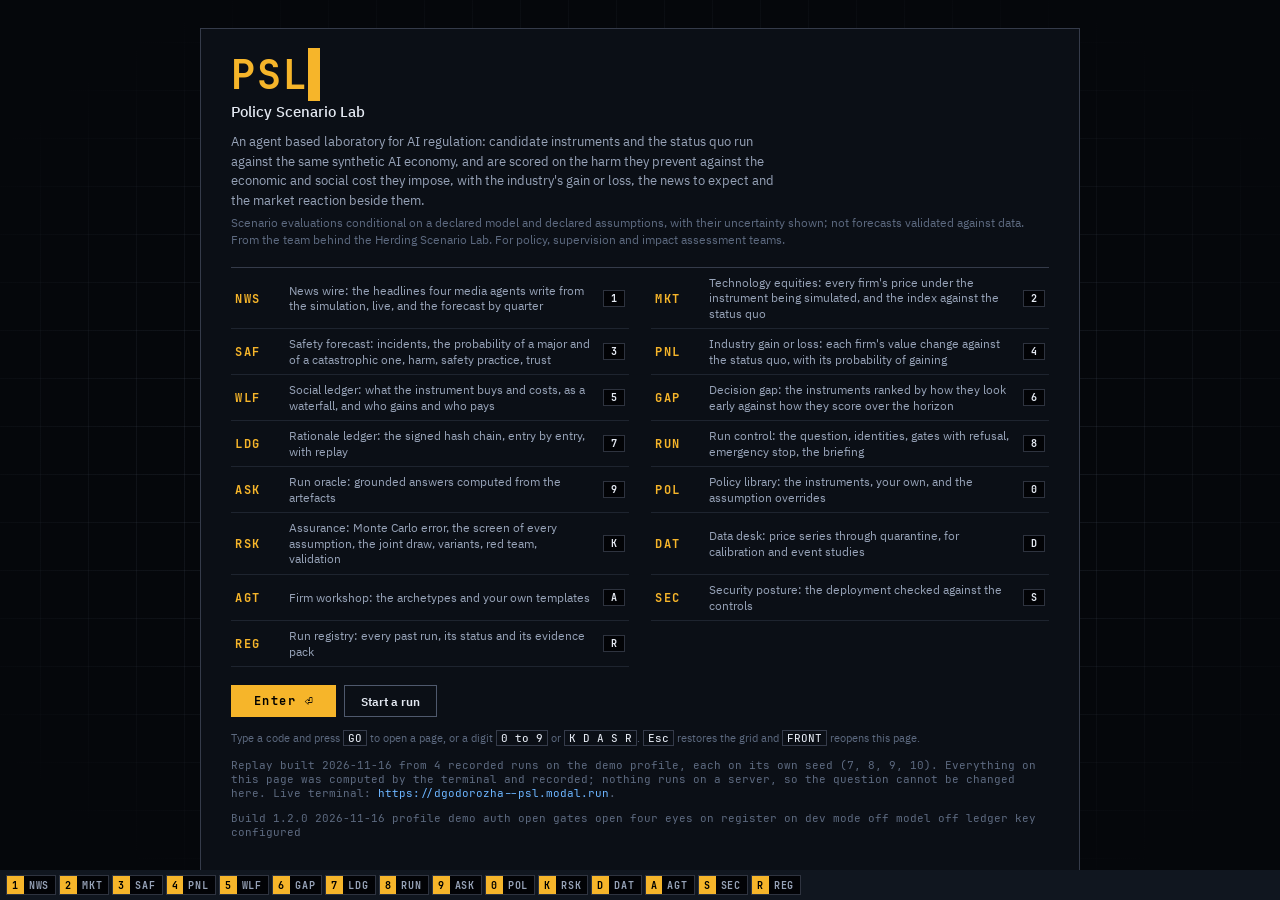
<file: site/index.html>
<!DOCTYPE html>
<html lang="en"><head><meta charset="utf-8"><title>PSL TERMINAL (replay)</title>
<meta name="viewport" content="width=device-width, initial-scale=1">
<meta name="description" content="Policy Scenario Lab: a replay of recorded runs of the PSL terminal">
<link rel="stylesheet" href="assets/psl.css">
</head><body>
<div id="root"><div class="top-bar"><div class="brand"><span class="brand-glyph"></span><span class="brand-code">PSL</span><span class="brand-name">Policy Scenario Lab</span></div><div class="cmdline"><span class="cmd-prompt">›</span><input type="text" placeholder="function code" autocomplete="off" id="cmd"><span class="go-key" title="Enter">GO</span><span id="cmd-msg"></span></div><span id="phase-line">Awaiting run control</span><span class="top-right"><span id="run-chip" class="run-chip"></span><span id="live-stage" class="st-idle">IDLE</span><span id="clock">--:--:--</span></span></div><div id="rail" class="rail"><span class="rail-step" data-step="plan">Plan</span><span class="rail-step" data-step="gate1">Gate 1</span><span class="rail-step" data-step="simulate">Simulate</span><span class="rail-step" data-step="markets">Markets</span><span class="rail-step" data-step="welfare">Welfare</span><span class="rail-step" data-step="assurance">Assurance</span><span class="rail-step" data-step="critic">Critic</span><span class="rail-step" data-step="gate2">Gate 2</span><span class="rail-step" data-step="released">Released</span></div><main id="grid" class="term-grid"><div id="trow-1" class="trow"><section id="panel-NWS" class="panel" data-code="NWS"><header class="p-head"><span class="ph-num">1</span><span class="ph-code">NWS</span><span class="ph-title">News wire</span><span id="nws-live" class="ph-live"></span></header><div id="body-NWS" class="p-body"><div class="mkt-modes"><button id="nws-wire-btn" class="mode on">Wire</button><button id="nws-fc-btn" class="mode">Forecast</button><select id="nws-sel" class="sel"><option value="__live__">Live</option></select><span id="nws-read" class="mkt-read"></span></div><div id="nws-feed" class="wire"></div><div id="nws-forecast" style="display:none"></div></div></section><div id="gut-v-1" class="gutter gutter-v" data-kind="v"></div><section id="panel-MKT" class="panel" data-code="MKT"><header class="p-head"><span class="ph-num">2</span><span class="ph-code">MKT</span><span class="ph-title">Technology equities</span><span id="mkt-live" class="ph-live"></span></header><div id="body-MKT" class="p-body"><div class="mkt-modes"><button id="mkt-px-btn" class="mode on">Prices</button><button id="mkt-vs-btn" class="mode" disabled title="Index against the status quo, with its band (after the run)">vs status quo</button><select id="mkt-sel" class="sel"><option value="__live__">Live</option></select><span id="mkt-read" class="mkt-read"></span></div><div id="mkt-legend" class="legend"></div><div id="mkt-chart"></div><div id="mkt-vs" style="display:none"></div></div></section></div><div id="gut-h-1" class="gutter gutter-h" data-kind="h"></div><div id="trow-2" class="trow"><section id="panel-SAF" class="panel" data-code="SAF"><header class="p-head"><span class="ph-num">3</span><span class="ph-code">SAF</span><span class="ph-title">Safety forecast</span><span id="ph-live-SAF" class="ph-live"></span></header><div id="body-SAF" class="p-body"><div id="saf-body"></div></div></section><div id="gut-v-2" class="gutter gutter-v" data-kind="v"></div><section id="panel-PNL" class="panel" data-code="PNL"><header class="p-head"><span class="ph-num">4</span><span class="ph-code">PNL</span><span class="ph-title">Industry gain or loss</span><span id="ph-live-PNL" class="ph-live"></span></header><div id="body-PNL" class="p-body"><div id="pnl-body"></div></div></section><div id="gut-v-3" class="gutter gutter-v" data-kind="v"></div><section id="panel-WLF" class="panel" data-code="WLF"><header class="p-head"><span class="ph-num">5</span><span class="ph-code">WLF</span><span class="ph-title">Social ledger</span><span id="ph-live-WLF" class="ph-live"></span></header><div id="body-WLF" class="p-body"><div id="wlf-body"></div></div></section><div id="gut-v-4" class="gutter gutter-v" data-kind="v"></div><section id="panel-GAP" class="panel" data-code="GAP"><header class="p-head"><span class="ph-num">6</span><span class="ph-code">GAP</span><span class="ph-title">Decision gap</span><span id="ph-live-GAP" class="ph-live"></span></header><div id="body-GAP" class="p-body"><div id="gap-body"></div></div></section></div><div id="gut-h-2" class="gutter gutter-h" data-kind="h"></div><div id="trow-3" class="trow"><section id="panel-LDG" class="panel" data-code="LDG"><header class="p-head"><span class="ph-num">7</span><span class="ph-code">LDG</span><span class="ph-title">Rationale ledger</span><span id="ph-live-LDG" class="ph-live"></span></header><div id="body-LDG" class="p-body"><div id="ldg-verify" class="feed-cap"></div><div id="ldg-feed" class="feed"></div></div></section><div id="gut-v-5" class="gutter gutter-v" data-kind="v"></div><section id="panel-RUN" class="panel" data-code="RUN"><header class="p-head"><span class="ph-num">8</span><span class="ph-code">RUN</span><span class="ph-title">Run control, gates and briefing</span><span id="ph-live-RUN" class="ph-live"></span></header><div id="body-RUN" class="p-body"><label for="q">Policy question</label><textarea id="q" maxlength="600" rows="3" spellcheck="false" title="Name instruments, a horizon and constraints. Add &quot;seed 11&quot; to repeat a run on other random numbers: an independent replication.">Which AI regulatory instrument best reduces expected harm from frontier AI over the next five years, keeping the technology sector&#x27;s net loss below $400bn and the gross social cost under $150bn?</textarea><div class="gap-note">Gates: single clicks, no sign off identities (public demonstration). Inside an authority a named preparer and a named approver on the register take them, with four eyes.</div><input value="" type="hidden" id="who"><input value="" type="hidden" id="approver"><input value="" type="hidden" id="approver-role"><input value="" type="hidden" id="who-role"><label for="reason">Reason (required to refuse a gate; recorded in the ledger)</label><textarea id="reason" maxlength="400" placeholder="why the battery or the briefing is refused" rows="2" spellcheck="false"></textarea><div class="btn-row"><button id="plan" class="act" title="Read the question and plan the battery">Plan</button><button id="stop" class="act stopbtn" disabled title="Emergency stop: halts the run now">Stop</button><button id="newrun" class="act" title="Clear the terminal for a fresh run; datasets, instruments and firms are kept">New run</button></div><div class="btn-row"><button id="g1a" class="act gate" disabled>Gate 1: approve battery</button><button id="g1r" class="act refuse" disabled>Refuse</button></div><div class="btn-row"><button id="g2a" class="act gate" disabled>Gate 2: release briefing</button><button id="g2r" class="act refuse" disabled>Refuse</button></div><div id="run-status"></div></div></section></div><section id="panel-POL" class="panel" data-code="POL"><header class="p-head"><span class="ph-num">0</span><span class="ph-code">POL</span><span class="ph-title">Policy library: instruments, your own, assumptions</span><span id="ph-live-POL" class="ph-live"></span></header><div id="body-POL" class="p-body"><div class="howto"><div class="howto-intro">The instrument library, and your own instruments.</div><ol class="howto-steps"><li>Every built in instrument is a bounded JSON document; the table shows what each does. Name instruments in the policy question to compare them, or leave it to the default battery.</li><li>To define your own, edit the document on the left: scope, phase in, threshold, costs, mandated safety share, evaluation catch rate, delays, liability, transparency, enforcement, controls. Every value is clamped to the bounds on the right and clamping is reported.</li><li>Click Validate and store. The instrument joins every later plan while it is enabled, with its author and hash in the battery hash and the ledger.</li><li>Assumption overrides (bottom) apply to the next plan: any value judgement in the assumptions table, within bounds.</li></ol><div class="howto-note">Nothing simulates until the battery is approved at Gate 1.</div></div><div class="feed-cap">Built in instruments</div><table class="data"><thead><tr><th class="">instrument</th><th class="">scope</th><th class="">what it does</th><th class="">note</th></tr></thead><tbody><tr><td class="">Status quo (voluntary commitments)</td><td class="">domestic</td><td class="">enforcement capacity 0.1; domestic scope</td><td class="wrap">No new obligation. Existing consumer and product law only, with the regulator&#x27;s present capacity. Every other policy is measured against this path, pair by pair.</td></tr><tr><td class="">Transparency and disclosure</td><td class="">domestic</td><td class="wrap">provenance and disclosure; compliance $0.01bn fixed plus 0.2% of revenue; enforcement capacity 0.3, fines 1% of revenue; domestic scope</td><td class="wrap">Model documentation, provenance marking and public incident disclosure. Cheap, and it shrinks the misuse environment rather than the capability.</td></tr><tr><td class="">Compute threshold reporting</td><td class="">domestic</td><td class="wrap">above capability 1.0; evaluations catch 15% of unsafe releases; compliance $0.03bn fixed plus 0.5% of revenue; enforcement capacity 0.4, fines 2% of revenue; domestic scope</td><td class="wrap">Developers above a training compute threshold report their models and their own evaluations. The regime an executive order can create.</td></tr><tr><td class="">Mandatory third party evaluation</td><td class="">domestic</td><td class="wrap">above capability 0.8; safety spend at least 8% of R&amp;D; evaluations catch 45% of unsafe releases; 2 month approval delay; compliance $0.08bn fixed plus 1.0% of revenue; enforcement capacity 0.5, fines 6% of revenue; domestic scope</td><td class="wrap">Independent pre deployment evaluation above a threshold, with a short approval delay. Catches a share of unsafe releases before they ship.</td></tr><tr><td class="">Risk tiering (EU style)</td><td class="">domestic</td><td class="wrap">safety spend at least 5% of R&amp;D; 1 month approval delay; provenance and disclosure; risk tier conformity for deployers; compliance $0.05bn fixed plus 3.0% of revenue; enforcement capacity 0.6, fines 7% of revenue; domestic scope</td><td class="wrap">Obligations by use case tier for every deployer, conformity assessment before high risk deployment, a sandbox for small firms. Compliance cost scales with deployment, not with the frontier.</td></tr><tr><td class="">Frontier licensing</td><td class="">domestic</td><td class="wrap">above capability 1.0; safety spend at least 25% of R&amp;D; evaluations catch 60% of unsafe releases; 4 month approval delay; compliance $0.15bn fixed plus 2.0% of revenue; enforcement capacity 0.7, fines 10% of revenue; domestic scope</td><td class="wrap">A licence to train or deploy above the capability threshold: mandated safety spend, independent evaluation, an approval delay, audits with real fines. Domestic scope: a mobile lab can leave.</td></tr><tr><td class="">Coordinated frontier licensing</td><td class="">coordinated</td><td class="wrap">above capability 1.0; safety spend at least 25% of R&amp;D; evaluations catch 60% of unsafe releases; 4 month approval delay; compliance $0.15bn fixed plus 2.0% of revenue; enforcement capacity 0.7, fines 10% of revenue; coordinated across jurisdictions</td><td class="wrap">The licensing regime agreed across jurisdictions, so obligations follow the firm wherever it operates. Slower to arrive, harder to escape.</td></tr><tr><td class="">Strict liability</td><td class="">domestic</td><td class="wrap">liability for 80% of harm; compliance $0.02bn fixed plus 0.5% of revenue; enforcement capacity 0.3; domestic scope</td><td class="wrap">Firms pay for the harm their systems cause, insured by mandate. No ex ante obligation: the price of an incident does the work, and the firms choose their own safety spend.</td></tr><tr><td class="">Liability with a safe harbour</td><td class="">domestic</td><td class="wrap">safety spend at least 12% of R&amp;D; evaluations catch 35% of unsafe releases; liability for 80% of harm with a safe harbour; compliance $0.08bn fixed plus 1.2% of revenue; enforcement capacity 0.4, fines 3% of revenue; domestic scope</td><td class="wrap">Strict liability, but a firm that meets the evaluation and safety spend standard is shielded from most of it. Compliance becomes the cheaper choice.</td></tr><tr><td class="">Six month moratorium above the threshold</td><td class="">domestic</td><td class="wrap">above capability 1.1; evaluations catch 15% of unsafe releases; 6 month moratorium; compliance $0.03bn fixed plus 0.0% of revenue; enforcement capacity 0.5, fines 5% of revenue; domestic scope</td><td class="wrap">Releases above the capability threshold are frozen for six months, then reporting applies. The sharpest brake and the one most easily left behind.</td></tr><tr><td class="">Compute export controls</td><td class="">domestic</td><td class="wrap">above capability 1.0; compute export controls; compliance $0.02bn fixed plus 0.0% of revenue; enforcement capacity 0.4, fines 3% of revenue; domestic scope</td><td class="wrap">Controls on advanced compute leaving the jurisdiction: offshore development loses its compute, the chip sector loses a market. Paired with reporting at home.</td></tr><tr><td class="">Open weights restriction</td><td class="">domestic</td><td class="wrap">above capability 0.9; provenance and disclosure; no open weights above the threshold; compliance $0.02bn fixed plus 0.0% of revenue; enforcement capacity 0.4, fines 4% of revenue; domestic scope</td><td class="wrap">Weights above the threshold may not be published. The open developer&#x27;s model changes, the misuse environment shrinks, diffusion slows.</td></tr><tr><td class="">Sandbox and light touch</td><td class="">domestic</td><td class="wrap">provenance and disclosure; compliance $0.00bn fixed plus 0.4% of revenue; enforcement capacity 0.3, fines 1% of revenue; domestic scope</td><td class="wrap">A regulatory sandbox, voluntary standards, reporting and provenance marking. The pro innovation option.</td></tr><tr><td class="">EU style package</td><td class="">domestic</td><td class="wrap">safety spend at least 10% of R&amp;D; evaluations catch 45% of unsafe releases; 2 month approval delay; provenance and disclosure; risk tier conformity for deployers; compliance $0.10bn fixed plus 3.0% of revenue; enforcement capacity 0.7, fines 7% of revenue; domestic scope</td><td class="wrap">Risk tiering with mandatory third party evaluation above the threshold, incident reporting, provenance marking and a sandbox.</td></tr><tr><td class="">Licensing plus liability</td><td class="">domestic</td><td class="wrap">above capability 1.0; safety spend at least 25% of R&amp;D; evaluations catch 60% of unsafe releases; 4 month approval delay; liability for 80% of harm with a safe harbour; compliance $0.15bn fixed plus 2.0% of revenue; enforcement capacity 0.7, fines 10% of revenue; domestic scope</td><td class="wrap">Frontier licensing with strict liability and a safe harbour for licensed firms: ex ante control at the frontier and an ex post price everywhere else.</td></tr></tbody></table><div style="display:flex;gap:8px"><div style="flex:2"><label for="pol-json">Instrument document (JSON)</label><textarea id="pol-json" maxlength="8000" rows="16" spellcheck="false">{
 &quot;label&quot;: &quot;My instrument&quot;,
 &quot;note&quot;: &quot;describe the obligation, whom it binds and what it is meant to change&quot;,
 &quot;scope&quot;: &quot;home&quot;,
 &quot;phase_in&quot;: 6,
 &quot;sunset&quot;: 0,
 &quot;capability_threshold&quot;: 1.0,
 &quot;applies_to&quot;: [
  &quot;frontier_lab&quot;,
  &quot;open_weights&quot;
 ],
 &quot;fixed_cost&quot;: 0.05,
 &quot;variable_cost&quot;: 0.01,
 &quot;min_safety_share&quot;: 0.1,
 &quot;eval_catch&quot;: 0.3,
 &quot;release_delay&quot;: 0,
 &quot;moratorium_months&quot;: 0,
 &quot;liability_multiplier&quot;: 0.0,
 &quot;safe_harbour&quot;: false,
 &quot;insurance_mandate&quot;: false,
 &quot;incident_reporting&quot;: true,
 &quot;transparency&quot;: 0.0,
 &quot;enforcement_capacity&quot;: 0.5,
 &quot;fine_rate&quot;: 0.04,
 &quot;open_weights_restriction&quot;: false,
 &quot;export_controls&quot;: 0.0,
 &quot;sandbox_small_firms&quot;: false,
 &quot;tier_friction&quot;: 0.0,
 &quot;name&quot;: &quot;my_instrument&quot;
}</textarea></div><div style="flex:1;padding-left:12px"><label>Bounds</label><div class="gap-note" style="columns:2"><div class="mono">phase_in: 0 to 36</div><div class="mono">sunset: 0 to 120</div><div class="mono">capability_threshold: 0.0 to 3.0</div><div class="mono">fixed_cost: 0.0 to 2.0</div><div class="mono">variable_cost: 0.0 to 0.1</div><div class="mono">min_safety_share: 0.0 to 0.5</div><div class="mono">eval_catch: 0.0 to 0.9</div><div class="mono">release_delay: 0 to 12</div><div class="mono">moratorium_months: 0 to 24</div><div class="mono">liability_multiplier: 0.0 to 1.5</div><div class="mono">transparency: 0.0 to 0.3</div><div class="mono">enforcement_capacity: 0.0 to 1.0</div><div class="mono">fine_rate: 0.0 to 0.2</div><div class="mono">export_controls: 0.0 to 1.0</div><div class="mono">tier_friction: 0.0 to 0.3</div></div><div class="gap-note">scope: home or coordinated; applies_to: all or a list of frontier_lab, open_weights, hyperscaler, chips, enterprise_software, consumer_ai, autonomy, startups; flags: safe_harbour, insurance_mandate, incident_reporting, open_weights_restriction, sandbox_small_firms. At most 24 stored instruments.</div></div></div><div class="btn-row"><button id="pol-add" class="act gate">Validate and store</button><button id="pol-template" class="act">Reset to template</button></div><div id="pol-result"></div><div><label for="pol-pick">Stored instrument</label><div id="pol-pick" class="seg"></div><div class="btn-row"><button id="pol-on" class="act">Enable</button><button id="pol-off" class="act">Disable</button><button id="pol-remove" class="act refuse">Remove</button></div></div><div id="pol-list"></div><div class="feed-cap">Assumption overrides for the next plan (JSON object of assumption: value)</div><div style="display:flex;gap:8px"><textarea id="asm-json" maxlength="6000" rows="4" spellcheck="false" style="flex:2">{}</textarea><div style="flex:1;padding-left:12px"><button id="asm-apply" class="act">Apply overrides</button><div id="asm-result"></div></div></div><div class="scroll-table"><table class="data"><thead><tr><th class="">assumption</th><th class="num">default</th><th class="num">low</th><th class="num">high</th><th class="">unit</th><th class="">meaning</th></tr></thead><tbody><tr><td class="">Social discount rate</td><td class="num">0.03</td><td class="num">0.0</td><td class="num">0.1</td><td class="">a year</td><td class="wrap">social discount rate applied to every monthly flow</td></tr><tr><td class="">Harm valuation multiplier</td><td class="num">1.0</td><td class="num">0.25</td><td class="num">4.0</td><td class="">multiple</td><td class="wrap">scales the monetised harm of incidents; 1.0 takes the engine&#x27;s damages at face value</td></tr><tr><td class="">Consumer surplus base</td><td class="num">250.0</td><td class="num">50.0</td><td class="num">1500.0</td><td class="">$bn a year</td><td class="wrap">annual consumer surplus from AI services at the starting level of capability and reach</td></tr><tr><td class="">Consumer surplus elasticity</td><td class="num">0.6</td><td class="num">0.1</td><td class="num">1.5</td><td class="">elasticity</td><td class="wrap">proportional change in consumer surplus per proportional change in the AI service index</td></tr><tr><td class="">Output uplift base</td><td class="num">400.0</td><td class="num">50.0</td><td class="num">2000.0</td><td class="">$bn a year</td><td class="wrap">annual output uplift attributable to AI adoption at the starting service index</td></tr><tr><td class="">Output uplift elasticity</td><td class="num">0.8</td><td class="num">0.1</td><td class="num">1.5</td><td class="">elasticity</td><td class="wrap">proportional change in the output uplift per proportional change in the service index</td></tr><tr><td class="">Trust elasticity of adoption benefits</td><td class="num">0.5</td><td class="num">0.0</td><td class="num">1.5</td><td class="">elasticity</td><td class="wrap">proportional change in realised adoption benefits per proportional change in public trust</td></tr><tr><td class="">Overlap of the output uplift with other benefits</td><td class="num">0.0</td><td class="num">0.0</td><td class="num">1.0</td><td class="">share</td><td class="wrap">share of the output uplift already counted as consumer surplus or as the AI firms&#x27; own profit, removed from the output uplift; 0 takes the three benefit components as defined, without overlap</td></tr><tr><td class="">Resource share of compliance spend</td><td class="num">0.7</td><td class="num">0.3</td><td class="num">1.0</td><td class="">share</td><td class="wrap">share of compliance spend that is a real resource cost rather than a transfer</td></tr><tr><td class="">Enforcement cost</td><td class="num">0.4</td><td class="num">0.05</td><td class="num">2.0</td><td class="">$bn a year per unit of capacity</td><td class="wrap">public budget consumed by one unit of enforcement capacity</td></tr><tr><td class="">Value lost per dollar moved offshore</td><td class="num">0.35</td><td class="num">0.0</td><td class="num">1.0</td><td class="">share</td><td class="wrap">domestic value added lost per dollar of revenue whose activity moves offshore</td></tr><tr><td class="">Labour adjustment cost</td><td class="num">2.0</td><td class="num">0.0</td><td class="num">10.0</td><td class="">$bn per index point</td><td class="wrap">short run adjustment cost per point of growth in the AI service index (displacement, retraining)</td></tr><tr><td class="">Resident ownership share</td><td class="num">0.6</td><td class="num">0.0</td><td class="num">1.0</td><td class="">share</td><td class="wrap">share of the firms&#x27; operating profit that accrues to residents and counts in national welfare</td></tr><tr><td class="">Resource share of the insurance loading</td><td class="num">0.5</td><td class="num">0.0</td><td class="num">1.0</td><td class="">share</td><td class="wrap">share of the insurance loading that is a real resource cost (underwriting, administration) rather than a transfer to insurers</td></tr><tr><td class="">Misuse incident rate</td><td class="num">0.08</td><td class="num">0.01</td><td class="num">0.3</td><td class="">a month per firm</td><td class="wrap">monthly rate of a reportable misuse incident for a firm at capability 1, full reach and no safety practice</td></tr><tr><td class="">Accident rate</td><td class="num">0.05</td><td class="num">0.01</td><td class="num">0.3</td><td class="">a month per firm</td><td class="">the same for accidents and failures</td></tr><tr><td class="">Systemic incident rate</td><td class="num">0.02</td><td class="num">0.002</td><td class="num">0.15</td><td class="">a month per firm</td><td class="wrap">the same for systemic incidents (markets, infrastructure, information)</td></tr><tr><td class="">Capability elasticity of incidents</td><td class="num">1.3</td><td class="num">0.5</td><td class="num">2.5</td><td class="">elasticity</td><td class="wrap">incident rate scales with capability to this power</td></tr><tr><td class="">Safety elasticity of incidents</td><td class="num">1.8</td><td class="num">0.5</td><td class="num">4.0</td><td class="">per unit of safety level</td><td class="wrap">incident rate falls as exp(-elasticity x safety level)</td></tr><tr><td class="">Reach elasticity of incidents</td><td class="num">1.0</td><td class="num">0.3</td><td class="num">2.0</td><td class="">elasticity</td><td class="wrap">incident rate scales with deployment reach to this power</td></tr><tr><td class="">Offshore laxity</td><td class="num">0.6</td><td class="num">0.0</td><td class="num">2.0</td><td class="">multiple</td><td class="wrap">extra incident rate on activity moved offshore, relative to home</td></tr><tr><td class="">Median harm of a misuse incident</td><td class="num">0.15</td><td class="num">0.01</td><td class="num">2.0</td><td class="">$bn</td><td class="">median monetised harm of a misuse incident</td></tr><tr><td class="">Median harm of an accident</td><td class="num">0.3</td><td class="num">0.02</td><td class="num">3.0</td><td class="">$bn</td><td class="">median monetised harm of an accident</td></tr><tr><td class="">Median harm of a systemic incident</td><td class="num">1.0</td><td class="num">0.1</td><td class="num">10.0</td><td class="">$bn</td><td class="">median monetised harm of a systemic incident</td></tr><tr><td class="">Dispersion of incident harm</td><td class="num">1.1</td><td class="num">0.5</td><td class="num">2.0</td><td class="">log scale</td><td class="wrap">lognormal dispersion of incident harm (heavy tail)</td></tr><tr><td class="">Major incident threshold</td><td class="num">1.0</td><td class="num">0.2</td><td class="num">10.0</td><td class="">$bn</td><td class="">harm above which an incident counts as major</td></tr><tr><td class="">Monthly catastrophe probability</td><td class="num">0.002</td><td class="num">0.0</td><td class="num">0.02</td><td class="">a month per firm</td><td class="wrap">monthly probability of a catastrophic incident for a firm above critical capability with no safety practice</td></tr><tr><td class="">Critical capability</td><td class="num">1.6</td><td class="num">1.0</td><td class="num">3.0</td><td class="">capability index</td><td class="wrap">capability above which the catastrophic tail is live</td></tr><tr><td class="">Median harm of a catastrophe</td><td class="num">400.0</td><td class="num">20.0</td><td class="num">3000.0</td><td class="">$bn</td><td class="">median monetised harm of a catastrophic incident</td></tr><tr><td class="">Share of incidents an evaluation could catch</td><td class="num">0.35</td><td class="num">0.05</td><td class="num">0.8</td><td class="">share</td><td class="wrap">share of the incident rate attributable to releases an evaluation could catch</td></tr><tr><td class="">Dispersion of catastrophic harm</td><td class="num">0.5</td><td class="num">0.0</td><td class="num">1.5</td><td class="">log scale</td><td class="wrap">lognormal dispersion of catastrophic harm around its median</td></tr><tr><td class="">Correlation of catastrophes across firms</td><td class="num">0.3</td><td class="num">0.0</td><td class="num">0.9</td><td class="">correlation</td><td class="wrap">correlation of catastrophic failures across firms within a month (one factor Gaussian copula): shared models, components and vulnerabilities; 0 makes the firms&#x27; catastrophes independent given the state</td></tr><tr><td class="">Misuse multiplier for open weights</td><td class="num">1.3</td><td class="num">1.0</td><td class="num">3.0</td><td class="">multiple</td><td class="wrap">misuse rate of a developer that publishes weights, relative to one that does not</td></tr><tr><td class="">Capability growth</td><td class="num">0.023</td><td class="num">0.005</td><td class="num">0.06</td><td class="">a month</td><td class="wrap">monthly log growth of the capability index when all R&amp;D goes to capability (a doubling in about 30 months)</td></tr><tr><td class="">Safety learning rate</td><td class="num">0.08</td><td class="num">0.02</td><td class="num">0.3</td><td class="">a month</td><td class="wrap">monthly gain in safety practice at saturation; the gain is a x share/(share + 0.1), diminishing in the share</td></tr><tr><td class="">Growth fade time</td><td class="num">30.0</td><td class="num">6.0</td><td class="num">120.0</td><td class="">months</td><td class="wrap">time constant over which a firm&#x27;s growth fades towards the long run rate</td></tr><tr><td class="">Safety spend that displaces capability R&amp;D</td><td class="num">0.6</td><td class="num">0.0</td><td class="num">1.0</td><td class="">share</td><td class="wrap">share of safety spend that displaces capability R&amp;D (the rest is additional budget or spills over)</td></tr><tr><td class="">Chip growth lost to export controls</td><td class="num">0.1</td><td class="num">0.0</td><td class="num">0.4</td><td class="">a year</td><td class="wrap">annual revenue growth lost by the chip sector under full export controls</td></tr><tr><td class="">Long run growth</td><td class="num">0.06</td><td class="num">0.0</td><td class="num">0.2</td><td class="">a year</td><td class="">the growth rate firms fade towards</td></tr><tr><td class="">Safety decay</td><td class="num">0.02</td><td class="num">0.0</td><td class="num">0.08</td><td class="">a month</td><td class="wrap">monthly erosion of safety practice without investment</td></tr><tr><td class="">Revenue response to capability</td><td class="num">0.5</td><td class="num">0.1</td><td class="num">1.2</td><td class="">elasticity</td><td class="">revenue growth per unit of log capability growth</td></tr><tr><td class="">Revenue response to reach</td><td class="num">0.8</td><td class="num">0.1</td><td class="num">2.0</td><td class="">elasticity</td><td class="wrap">revenue relative to the frictionless, full trust reach path, to this power</td></tr><tr><td class="">Reach adjustment speed</td><td class="num">0.08</td><td class="num">0.02</td><td class="num">0.3</td><td class="">a month</td><td class="wrap">speed at which reach closes on its capability and trust determined ceiling</td></tr><tr><td class="">Weight firms put on growth</td><td class="num">3.0</td><td class="num">0.5</td><td class="num">8.0</td><td class="">years of revenue</td><td class="wrap">how a firm values a year of extra growth against a year of cost</td></tr><tr><td class="">Relocation cost</td><td class="num">0.08</td><td class="num">0.0</td><td class="num">0.5</td><td class="">share of moved revenue</td><td class="wrap">one off cost of moving a unit of activity offshore</td></tr><tr><td class="">Revenue lost offshore</td><td class="num">0.12</td><td class="num">0.0</td><td class="num">0.5</td><td class="">share</td><td class="wrap">revenue lost per unit of activity offshore (talent, customers, latency)</td></tr><tr><td class="">Firm risk aversion</td><td class="num">0.6</td><td class="num">0.0</td><td class="num">2.0</td><td class="">multiple</td><td class="wrap">weight on the variance of expected liability in the firm&#x27;s choice</td></tr><tr><td class="">Firm optimism about incidents</td><td class="num">0.7</td><td class="num">0.3</td><td class="num">1.0</td><td class="">multiple</td><td class="wrap">the share of its true incident rate a firm believes when it plans</td></tr><tr><td class="">Audit rate</td><td class="num">0.5</td><td class="num">0.05</td><td class="num">1.0</td><td class="">a month at full capacity</td><td class="wrap">probability a firm in scope is audited in a month at capacity 1</td></tr><tr><td class="">Insurance loading</td><td class="num">0.25</td><td class="num">0.0</td><td class="num">1.0</td><td class="">share</td><td class="wrap">premium above expected liability charged by insurers under a mandate</td></tr><tr><td class="">Safe harbour shield</td><td class="num">0.7</td><td class="num">0.0</td><td class="num">1.0</td><td class="">share</td><td class="wrap">share of liability a compliant firm avoids under a safe harbour</td></tr><tr><td class="">Research slowdown under a moratorium</td><td class="num">0.5</td><td class="num">0.0</td><td class="num">1.0</td><td class="">share</td><td class="wrap">share of capability growth lost by a firm in scope while a moratorium holds</td></tr><tr><td class="">Weight of safety culture</td><td class="num">0.6</td><td class="num">0.0</td><td class="num">2.0</td><td class="">$bn per unit of revenue</td><td class="wrap">value a firm places on a unit gain in safety practice per unit of revenue, multiplied by its culture score</td></tr><tr><td class="">Reach ceiling saturation</td><td class="num">1.5</td><td class="num">0.5</td><td class="num">4.0</td><td class="">per unit of capability</td><td class="wrap">speed at which the reach ceiling 1 - exp(-k C) saturates in capability</td></tr><tr><td class="">Growth lost to an open weights restriction</td><td class="num">0.1</td><td class="num">0.0</td><td class="num">0.4</td><td class="">a year</td><td class="wrap">annual revenue growth lost by an open weights developer while publishing is restricted</td></tr><tr><td class="">Enforcement response speed</td><td class="num">0.25</td><td class="num">0.05</td><td class="num">1.0</td><td class="">a month</td><td class="wrap">speed at which enforcement intensity follows public pressure</td></tr><tr><td class="">Trust recovery</td><td class="num">0.05</td><td class="num">0.01</td><td class="num">0.2</td><td class="">a month</td><td class="">monthly recovery of public trust towards 1</td></tr><tr><td class="">Trust sensitivity to harm</td><td class="num">0.04</td><td class="num">0.0</td><td class="num">0.3</td><td class="">per log $bn</td><td class="wrap">fall in trust per unit of log monetised harm in a month</td></tr><tr><td class="">News memory</td><td class="num">0.75</td><td class="num">0.3</td><td class="num">0.95</td><td class="">a month</td><td class="">persistence of the news pressure index</td></tr><tr><td class="">Salience boost from mandatory reporting</td><td class="num">0.35</td><td class="num">0.0</td><td class="num">1.0</td><td class="">share</td><td class="wrap">extra salience of incidents when reporting is mandatory</td></tr><tr><td class="">Market volatility</td><td class="num">0.045</td><td class="num">0.01</td><td class="num">0.12</td><td class="">a month</td><td class="">volatility of the common market factor</td></tr><tr><td class="">Sentiment persistence</td><td class="num">0.85</td><td class="num">0.5</td><td class="num">0.98</td><td class="">a month</td><td class="wrap">persistence of the price&#x27;s non fundamental component</td></tr><tr><td class="">Price impact of news pressure</td><td class="num">0.06</td><td class="num">0.0</td><td class="num">0.3</td><td class="">per unit of pressure</td><td class="wrap">price impact of a unit of news pressure on an exposed firm</td></tr><tr><td class="">Price jump on an own incident</td><td class="num">0.5</td><td class="num">0.0</td><td class="num">2.0</td><td class="">multiple</td><td class="wrap">own incident price jump per log unit of harm relative to revenue</td></tr><tr><td class="">Sector contagion</td><td class="num">0.3</td><td class="num">0.0</td><td class="num">1.0</td><td class="">share</td><td class="wrap">share of an own incident jump felt by the rest of the sector</td></tr><tr><td class="">Announcement price impact</td><td class="num">0.9</td><td class="num">0.0</td><td class="num">3.0</td><td class="">multiple</td><td class="wrap">price reaction at announcement per unit of expected compliance cost over earnings</td></tr><tr><td class="">Chip demand coupling</td><td class="num">0.6</td><td class="num">0.0</td><td class="num">1.5</td><td class="">elasticity</td><td class="wrap">chip and cloud revenue growth per unit of model developers&#x27; capability growth</td></tr><tr><td class="">Open weights diffusion</td><td class="num">0.1</td><td class="num">0.0</td><td class="num">0.8</td><td class="">share</td><td class="wrap">capability spillover from published weights to the rest of the economy</td></tr></tbody></table></div></div></section><section id="panel-RSK" class="panel" data-code="RSK"><header class="p-head"><span class="ph-num">K</span><span class="ph-code">RSK</span><span class="ph-title">Assurance: precision, screen, joint draw, variants, red team, validation</span><span id="ph-live-RSK" class="ph-live"></span></header><div id="body-RSK" class="p-body"><div id="rsk-body"></div></div></section><section id="panel-DAT" class="panel" data-code="DAT"><header class="p-head"><span class="ph-num">D</span><span class="ph-code">DAT</span><span class="ph-title">Data desk: price series through quarantine</span><span id="ph-live-DAT" class="ph-live"></span></header><div id="body-DAT" class="p-body"><div class="howto"><div class="howto-intro">Bring a price series into the Lab, through quarantine.</div><ol class="howto-steps"><li>Choose the classification: public, synthetic, licensed or pseudonymised. It decides what may leave the run directory.</li><li>Drop a CSV or JSON file with a date column and a price column (optionally a market column for a beta). Daily or monthly; the Lab keeps the last observation of each month.</li><li>Optionally give an event month (YYYY-MM, a past regulatory announcement): the abnormal return over the six months from it is estimated on the 24 monthly returns before it (a shorter history is refused, not shortened).</li><li>Optionally name the instrument the event is an analogue of: assurance then compares the observation with the model&#x27;s predictive distribution of the early reaction for that instrument. Without it the event is reported and not compared.</li><li>Optionally map the series to a firm archetype by name: its volatility and beta calibrate that firm in the next plan, estimated on the returns before the event month so that the event is held out.</li><li>Every file passes one quarantine: size and type limits, a schema check, ISO dates, positive finite prices, a monthly series without gaps, a formula injection check, a personal identifier scan that refuses rather than redacts, and a hash for the ledger. Rows never enter the briefing or the evidence pack.</li></ol><div class="howto-note">sample_data/analogue_event_study.csv is a synthetic example with an event in 2024-06. One event illustrates the comparison; eight or more mapped events are needed before the coverage of the model&#x27;s band can be tested.</div></div><div class="dat-row"><div class="dat-col"><label for="dat-class">Classification</label><div id="dat-class" class="seg"><label class="seg-lab"><input type="radio" class="seg-in" name="dat-class" value="synthetic">synthetic: generated data, no restriction</label><label class="seg-lab"><input type="radio" class="seg-in" name="dat-class" value="public" checked>public: published data, attribution recorded</label><label class="seg-lab"><input type="radio" class="seg-in" name="dat-class" value="pseudonymised">pseudonymised: identifiers replaced; rows stay in the run directory, only hashes and aggregates enter the evidence pack</label><label class="seg-lab"><input type="radio" class="seg-in" name="dat-class" value="licensed">licensed: vendor licensed data; rows never leave the run directory</label></div></div></div><div class="dat-row"><div class="dat-col dat-narrow"><label for="dat-event">Event month (optional)</label><input type="text" placeholder="YYYY-MM" maxlength="7" id="dat-event"></div><div class="dat-col"><label for="dat-maps">Maps to firm (optional)</label><input type="text" placeholder="for example frontier_lab_closed" maxlength="60" id="dat-maps"></div><div class="dat-col"><label for="dat-analogue">Analogue of instrument (optional)</label><input type="text" placeholder="for example frontier_licensing" maxlength="60" id="dat-analogue"></div><div class="dat-col"><label>Upload CSV or JSON</label><div id="dat-upload" class="dat-upload" data-replay="disabled" title="Uploads are not available in the replay; use the live terminal"><div>drop a file here or <b>browse</b></div></div></div></div><div id="dat-result"></div><div id="dat-list"></div></div></section><section id="panel-AGT" class="panel" data-code="AGT"><header class="p-head"><span class="ph-num">A</span><span class="ph-code">AGT</span><span class="ph-title">Firm workshop: archetypes and templates</span><span id="ph-live-AGT" class="ph-live"></span></header><div id="body-AGT" class="p-body"><div class="howto"><div class="howto-intro">The firm archetypes, and your own.</div><ol class="howto-steps"><li>The default economy is eight archetypes of the AI value chain (below). None is a real company.</li><li>To replace it, define at least two firms: revenue, margin, growth, R&amp;D share, capability, safety practice, reach, the share of revenue in the regulated scope, mobility offshore, safety culture, beta, volatility and multiples. Every value is bounded.</li><li>A firm can be calibrated from a price series uploaded in DAT: map the dataset to the firm&#x27;s name and its volatility and beta replace the template&#x27;s in the next plan.</li><li>Click Validate and store; enabled templates replace the default economy in the next plan when there are at least two.</li></ol><div class="howto-note">The engine is agnostic to names: a mapping onto real companies is the authority&#x27;s, and the briefing says so.</div></div><div class="feed-cap">Default economy</div><table class="data"><thead><tr><th class="">firm</th><th class="">sector</th><th class="num">revenue $bn</th><th class="num">margin</th><th class="num">growth</th><th class="num">capability</th><th class="num">safety</th><th class="num">reach</th><th class="num">in scope</th><th class="num">mobility</th><th class="num">culture</th><th class="num">beta</th><th class="num">vol</th><th class="num">PE</th></tr></thead><tbody><tr><td class="">Frontier Lab (closed weights)</td><td class="">Frontier lab</td><td class="num">15</td><td class="num">15%</td><td class="num">45%</td><td class="num">1.20</td><td class="num">0.50</td><td class="num">0.70</td><td class="num">90%</td><td class="num">0.4</td><td class="num">0.55</td><td class="num">1.4</td><td class="num">10%</td><td class="num">45</td></tr><tr><td class="">Frontier Lab (open weights)</td><td class="">Open weights</td><td class="num">4</td><td class="num">5%</td><td class="num">50%</td><td class="num">1.05</td><td class="num">0.40</td><td class="num">0.60</td><td class="num">90%</td><td class="num">0.6</td><td class="num">0.45</td><td class="num">1.5</td><td class="num">12%</td><td class="num">60</td></tr><tr><td class="">Hyperscaler cloud</td><td class="">Hyperscaler</td><td class="num">120</td><td class="num">30%</td><td class="num">18%</td><td class="num">1.10</td><td class="num">0.60</td><td class="num">0.90</td><td class="num">40%</td><td class="num">0.2</td><td class="num">0.60</td><td class="num">1.1</td><td class="num">7%</td><td class="num">28</td></tr><tr><td class="">Chip designer</td><td class="">Chips</td><td class="num">90</td><td class="num">45%</td><td class="num">25%</td><td class="num">0.60</td><td class="num">0.70</td><td class="num">0.95</td><td class="num">15%</td><td class="num">0.3</td><td class="num">0.60</td><td class="num">1.6</td><td class="num">8%</td><td class="num">35</td></tr><tr><td class="">Enterprise software</td><td class="">Enterprise software</td><td class="num">60</td><td class="num">28%</td><td class="num">14%</td><td class="num">0.80</td><td class="num">0.60</td><td class="num">0.85</td><td class="num">50%</td><td class="num">0.1</td><td class="num">0.60</td><td class="num">1.0</td><td class="num">7%</td><td class="num">30</td></tr><tr><td class="">Consumer AI platform</td><td class="">Consumer AI</td><td class="num">30</td><td class="num">20%</td><td class="num">30%</td><td class="num">0.95</td><td class="num">0.45</td><td class="num">0.80</td><td class="num">70%</td><td class="num">0.3</td><td class="num">0.40</td><td class="num">1.3</td><td class="num">9%</td><td class="num">38</td></tr><tr><td class="">Autonomy and robotics</td><td class="">Autonomy</td><td class="num">8</td><td class="num">8%</td><td class="num">40%</td><td class="num">0.85</td><td class="num">0.50</td><td class="num">0.40</td><td class="num">80%</td><td class="num">0.3</td><td class="num">0.50</td><td class="num">1.5</td><td class="num">11%</td><td class="num">50</td></tr><tr><td class="">AI start up cohort</td><td class="">Startups</td><td class="num">6</td><td class="num">-10%</td><td class="num">60%</td><td class="num">0.70</td><td class="num">0.35</td><td class="num">0.30</td><td class="num">60%</td><td class="num">0.7</td><td class="num">0.35</td><td class="num">1.7</td><td class="num">10%</td><td class="num">60</td></tr></tbody></table><div style="display:flex;gap:8px"><div style="flex:2"><label for="agt-json">Firm template (JSON)</label><textarea id="agt-json" maxlength="6000" rows="14" spellcheck="false">{
 &quot;label&quot;: &quot;My firm&quot;,
 &quot;sector&quot;: &quot;consumer_ai&quot;,
 &quot;revenue&quot;: 12.0,
 &quot;margin&quot;: 0.18,
 &quot;growth&quot;: 0.3,
 &quot;rd_share&quot;: 0.3,
 &quot;capability&quot;: 0.9,
 &quot;safety&quot;: 0.5,
 &quot;reach&quot;: 0.6,
 &quot;scope_share&quot;: 0.8,
 &quot;mobility&quot;: 0.4,
 &quot;culture&quot;: 0.5,
 &quot;beta&quot;: 1.3,
 &quot;idio_vol&quot;: 0.12,
 &quot;pe&quot;: 40.0,
 &quot;ps&quot;: 8.0,
 &quot;compute_dependence&quot;: 0.8,
 &quot;open_weights&quot;: false,
 &quot;small&quot;: false,
 &quot;name&quot;: &quot;my_firm&quot;
}</textarea></div><div style="flex:1;padding-left:12px"><label>Bounds</label><div class="gap-note" style="columns:2"><div class="mono">revenue: 0.5 to 500.0</div><div class="mono">margin: -0.5 to 0.6</div><div class="mono">growth: -0.2 to 1.0</div><div class="mono">rd_share: 0.02 to 0.6</div><div class="mono">capability: 0.1 to 3.0</div><div class="mono">safety: 0.05 to 0.95</div><div class="mono">reach: 0.05 to 1.0</div><div class="mono">scope_share: 0.0 to 1.0</div><div class="mono">mobility: 0.0 to 1.0</div><div class="mono">culture: 0.0 to 1.0</div><div class="mono">beta: 0.2 to 2.5</div><div class="mono">idio_vol: 0.02 to 0.3</div><div class="mono">pe: 5.0 to 120.0</div><div class="mono">ps: 1.0 to 30.0</div><div class="mono">compute_dependence: 0.0 to 1.0</div></div><div class="gap-note">sector: frontier_lab, open_weights, hyperscaler, chips, enterprise_software, consumer_ai, autonomy, startups; flags open_weights, small. At most 16 stored templates.</div></div></div><div class="btn-row"><button id="agt-add" class="act gate">Validate and store</button><button id="agt-template" class="act">Reset to template</button></div><div id="agt-result"></div><div><label for="agt-pick">Stored template</label><div id="agt-pick" class="seg"></div><div class="btn-row"><button id="agt-on" class="act">Enable</button><button id="agt-off" class="act">Disable</button><button id="agt-remove" class="act refuse">Remove</button></div></div><div id="agt-list"></div></div></section><section id="panel-SEC" class="panel" data-code="SEC"><header class="p-head"><span class="ph-num">S</span><span class="ph-code">SEC</span><span class="ph-title">Security posture</span><span id="ph-live-SEC" class="ph-live"></span></header><div id="body-SEC" class="p-body"><div id="sec-body"></div></div></section><section id="panel-REG" class="panel" data-code="REG"><header class="p-head"><span class="ph-num">R</span><span class="ph-code">REG</span><span class="ph-title">Run registry</span><span id="ph-live-REG" class="ph-live"></span></header><div id="body-REG" class="p-body"><div id="reg-body"></div></div></section></main><footer class="ticker"><div class="fkeys"><button class="fkey" title="News wire" data-code="NWS"><i>1</i>NWS</button><button class="fkey" title="Technology equities" data-code="MKT"><i>2</i>MKT</button><button class="fkey" title="Safety forecast" data-code="SAF"><i>3</i>SAF</button><button class="fkey" title="Industry gain or loss" data-code="PNL"><i>4</i>PNL</button><button class="fkey" title="Social ledger" data-code="WLF"><i>5</i>WLF</button><button class="fkey" title="Decision gap" data-code="GAP"><i>6</i>GAP</button><button class="fkey" title="Rationale ledger" data-code="LDG"><i>7</i>LDG</button><button class="fkey" title="Run control" data-code="RUN"><i>8</i>RUN</button><button class="fkey" title="Run oracle" data-code="ASK"><i>9</i>ASK</button><button class="fkey" title="Policy library" data-code="POL"><i>0</i>POL</button><button class="fkey" title="Assurance" data-code="RSK"><i>K</i>RSK</button><button class="fkey" title="Data desk" data-code="DAT"><i>D</i>DAT</button><button class="fkey" title="Firm workshop" data-code="AGT"><i>A</i>AGT</button><button class="fkey" title="Security posture" data-code="SEC"><i>S</i>SEC</button><button class="fkey" title="Run registry" data-code="REG"><i>R</i>REG</button></div><div class="tape-wrap"><div id="ticker-text">Replay of recorded runs. PSL terminal ready. Type a policy question and plan the battery. Nothing simulates before Gate 1 and nothing is released before Gate 2. Every step is chained into a signed ledger.</div></div></footer><div id="chatpage"><div id="ch-head"><span class="ph-num">9</span><span class="ph-code">ASK</span><span class="ph-title">Run oracle</span><span class="ch-meta">answers are computed from this run&#x27;s artefacts on the server; a model, when configured, only phrases them</span><span id="ch-brain" class="ch-meta ch-brain"></span><button id="ch-back">Grid (Esc)</button></div><div id="ch-body"><div id="ch-left"><div id="ch-log"></div><div id="ch-inrow"><input type="text" placeholder="ask which alternative to choose and how sure, what it costs, who pays, a firm&#x27;s stock, an assumption, the joint draw, robustness, validation, the red team" autocomplete="off" maxlength="600" id="ch-in"><button id="ch-send">Send ⏎</button></div></div><div id="ch-right"><h4>Sources used</h4><div id="ch-src"></div></div></div></div><div id="front"><div class="inner"><pre>PSL<span class="blink">▌</span><span class="fp-name">Policy Scenario Lab</span></pre><p class="sub">An agent based laboratory for AI regulation: candidate instruments and the status quo run against the same synthetic AI economy, and are scored on the harm they prevent against the economic and social cost they impose, with the industry&#x27;s gain or loss, the news to expect and the market reaction beside them.</p><p class="sub2">Scenario evaluations conditional on a declared model and declared assumptions, with their uncertainty shown; not forecasts validated against data. From the team behind the Herding Scenario Lab. For policy, supervision and impact assessment teams.</p><div id="front-index"><div class="slot" data-code="NWS"><span class="tag">NWS</span><span class="desc">news wire: the headlines four media agents write from the simulation, live, and the forecast by quarter</span><span class="st">1</span></div><div class="slot" data-code="MKT"><span class="tag">MKT</span><span class="desc">technology equities: every firm&#x27;s price under the instrument being simulated, and the index against the status quo</span><span class="st">2</span></div><div class="slot" data-code="SAF"><span class="tag">SAF</span><span class="desc">safety forecast: incidents, the probability of a major and of a catastrophic one, harm, safety practice, trust</span><span class="st">3</span></div><div class="slot" data-code="PNL"><span class="tag">PNL</span><span class="desc">industry gain or loss: each firm&#x27;s value change against the status quo, with its probability of gaining</span><span class="st">4</span></div><div class="slot" data-code="WLF"><span class="tag">WLF</span><span class="desc">social ledger: what the instrument buys and costs, as a waterfall, and who gains and who pays</span><span class="st">5</span></div><div class="slot" data-code="GAP"><span class="tag">GAP</span><span class="desc">decision gap: the instruments ranked by how they look early against how they score over the horizon</span><span class="st">6</span></div><div class="slot" data-code="LDG"><span class="tag">LDG</span><span class="desc">rationale ledger: the signed hash chain, entry by entry, with replay</span><span class="st">7</span></div><div class="slot" data-code="RUN"><span class="tag">RUN</span><span class="desc">run control: the question, identities, gates with refusal, emergency stop, the briefing</span><span class="st">8</span></div><div class="slot" data-code="ASK"><span class="tag">ASK</span><span class="desc">run oracle: grounded answers computed from the artefacts</span><span class="st">9</span></div><div class="slot" data-code="POL"><span class="tag">POL</span><span class="desc">policy library: the instruments, your own, and the assumption overrides</span><span class="st">0</span></div><div class="slot" data-code="RSK"><span class="tag">RSK</span><span class="desc">assurance: Monte Carlo error, the screen of every assumption, the joint draw, variants, red team, validation</span><span class="st">K</span></div><div class="slot" data-code="DAT"><span class="tag">DAT</span><span class="desc">data desk: price series through quarantine, for calibration and event studies</span><span class="st">D</span></div><div class="slot" data-code="AGT"><span class="tag">AGT</span><span class="desc">firm workshop: the archetypes and your own templates</span><span class="st">A</span></div><div class="slot" data-code="SEC"><span class="tag">SEC</span><span class="desc">security posture: the deployment checked against the controls</span><span class="st">S</span></div><div class="slot" data-code="REG"><span class="tag">REG</span><span class="desc">run registry: every past run, its status and its evidence pack</span><span class="st">R</span></div></div><div class="row"><button id="fenter">Enter ⏎</button><button id="frun">Start a run</button></div><p class="duck">Type a code and press <code>GO</code> to open a page, or a digit <code>0 to 9</code> or <code>K D A S R</code>. <code>Esc</code> restores the grid and <code>FRONT</code> reopens this page.</p><p class="duck build">Replay built 2026-11-16 from 4 recorded runs on the demo profile, each on its own seed (7, 8, 9, 10). Everything on this page was computed by the terminal and recorded; nothing runs on a server, so the question cannot be changed here. Live terminal: <a href="https://dgodorozha--psl.modal.run" target="_blank" rel="noopener">https://dgodorozha--psl.modal.run</a>.</p><p class="duck build">Build 1.2.0 2026-11-16   profile demo   auth open   gates open   four eyes on   register on   dev mode off   model off   ledger key configured</p></div></div></div>
<script src="assets/vendor/lightweight-charts.standalone.production.js"></script>
<script src="assets/terminal.js"></script>
<script src="replay.js"></script>
</body></html>
</file>
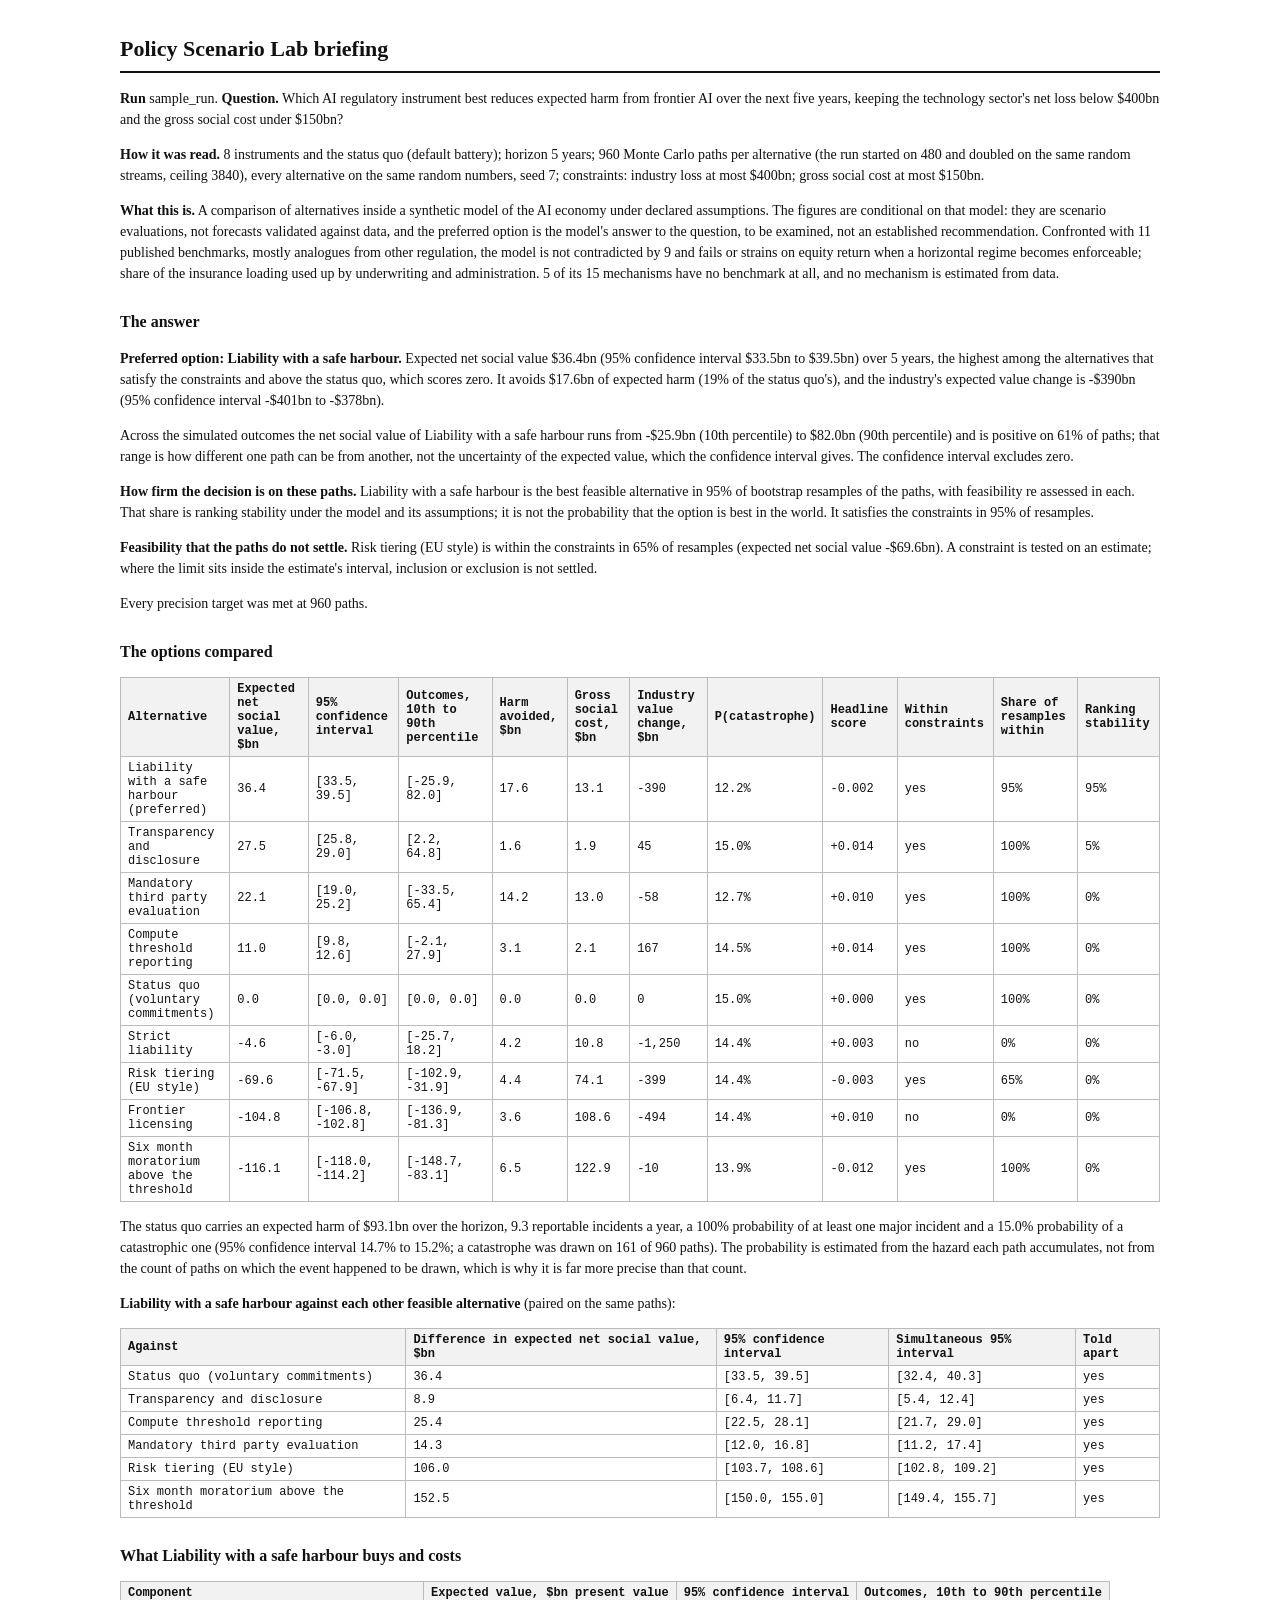
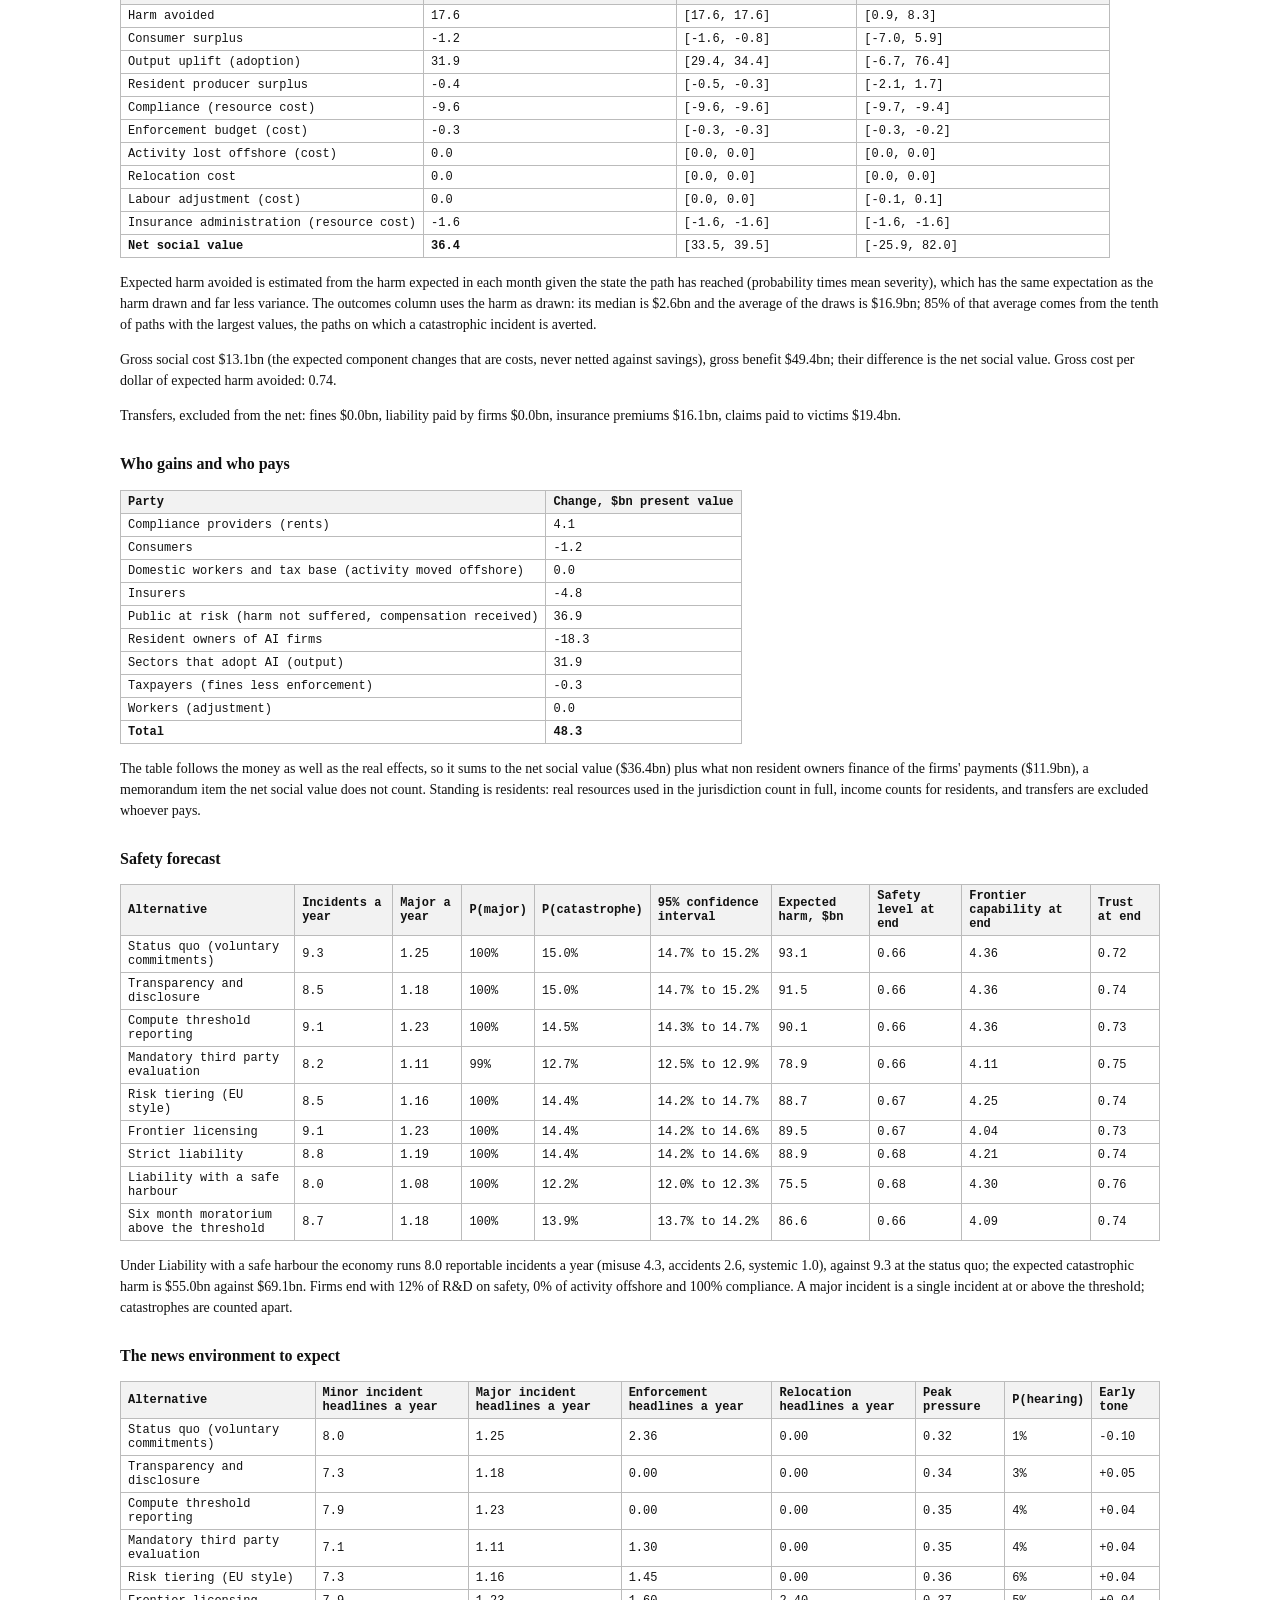
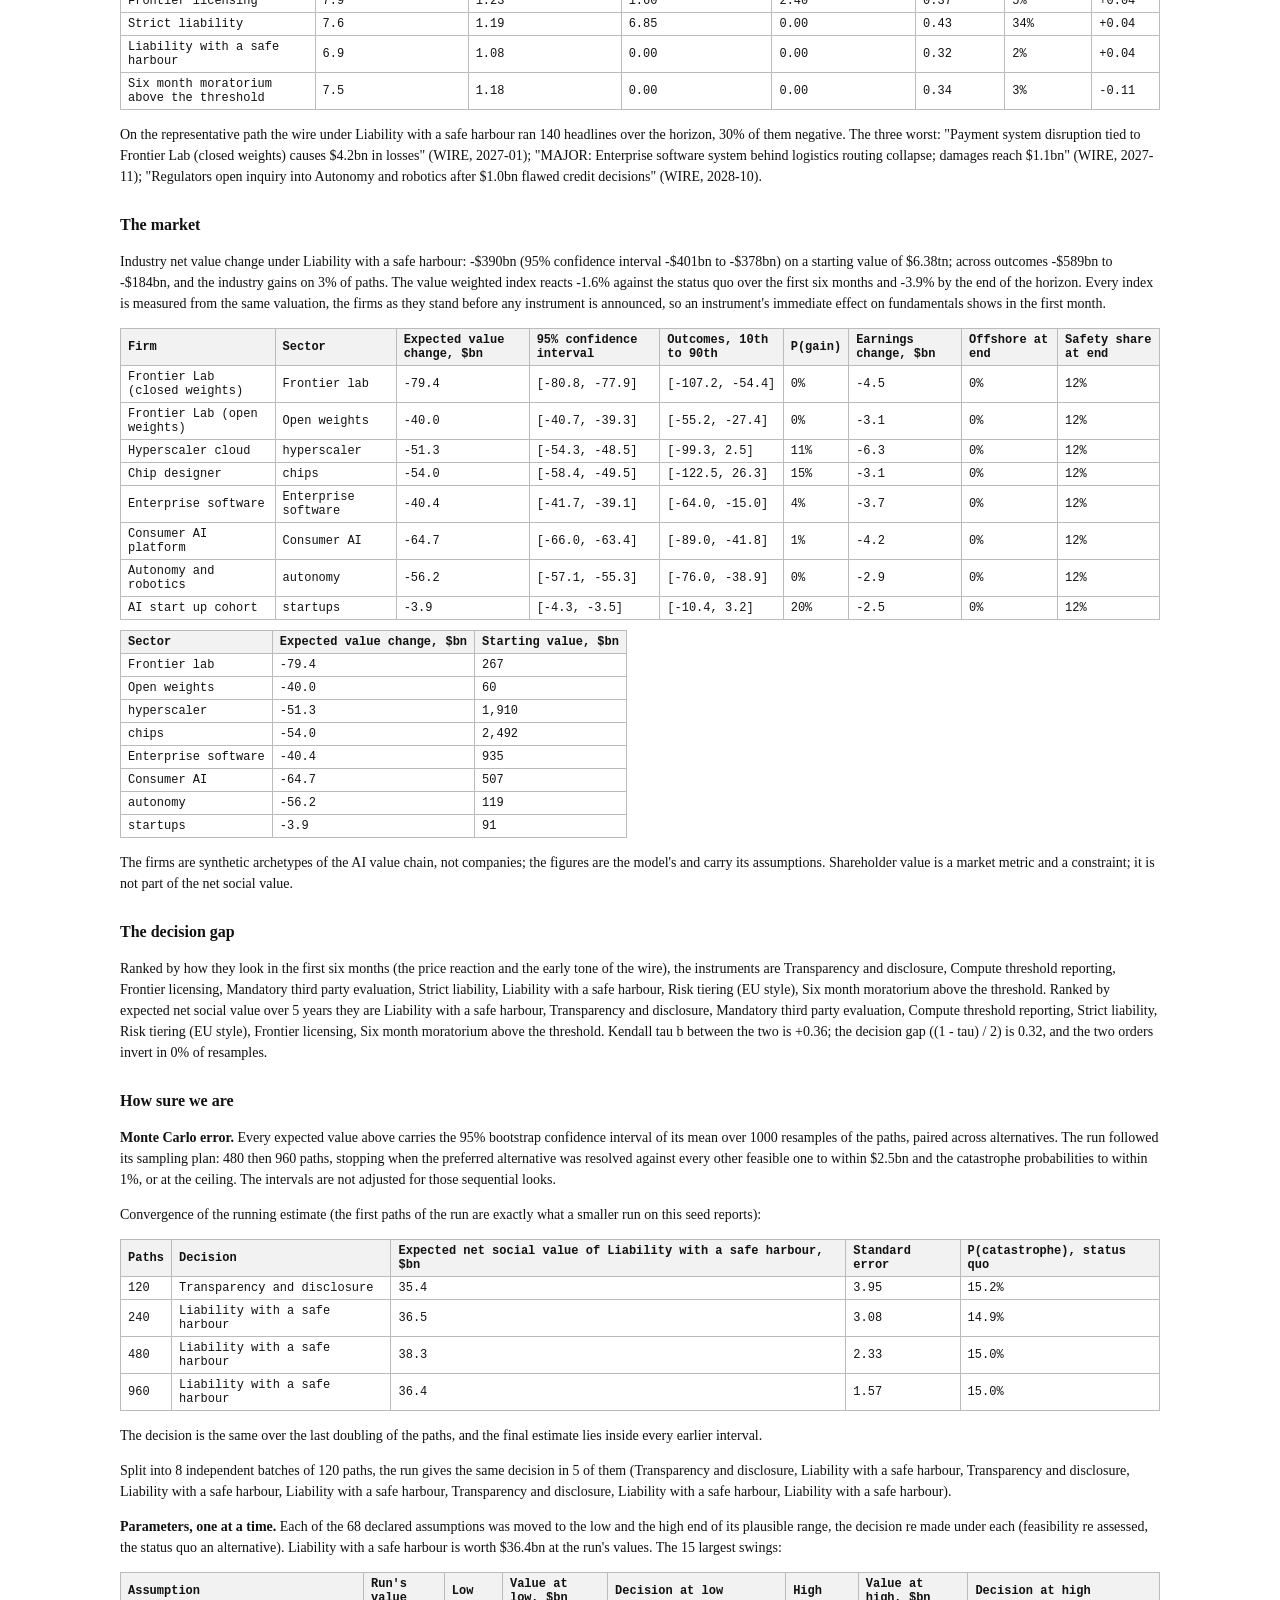
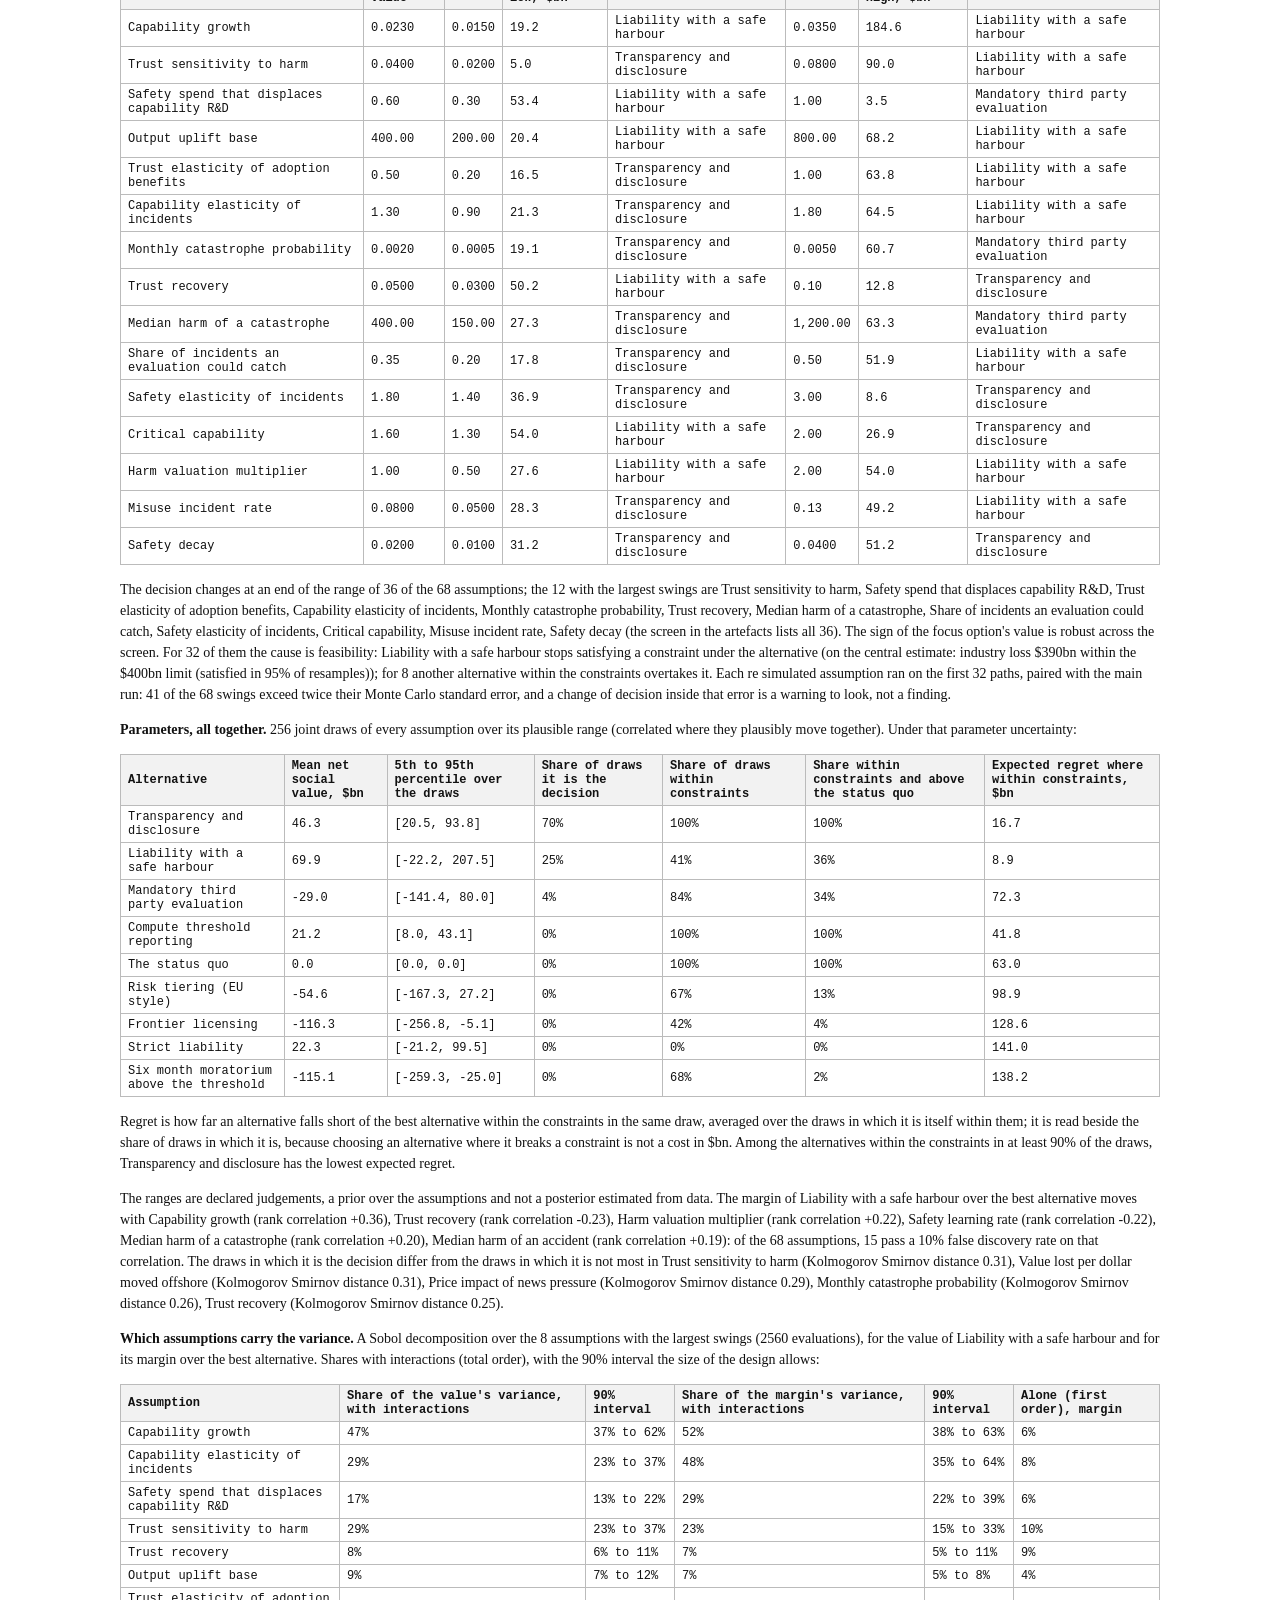
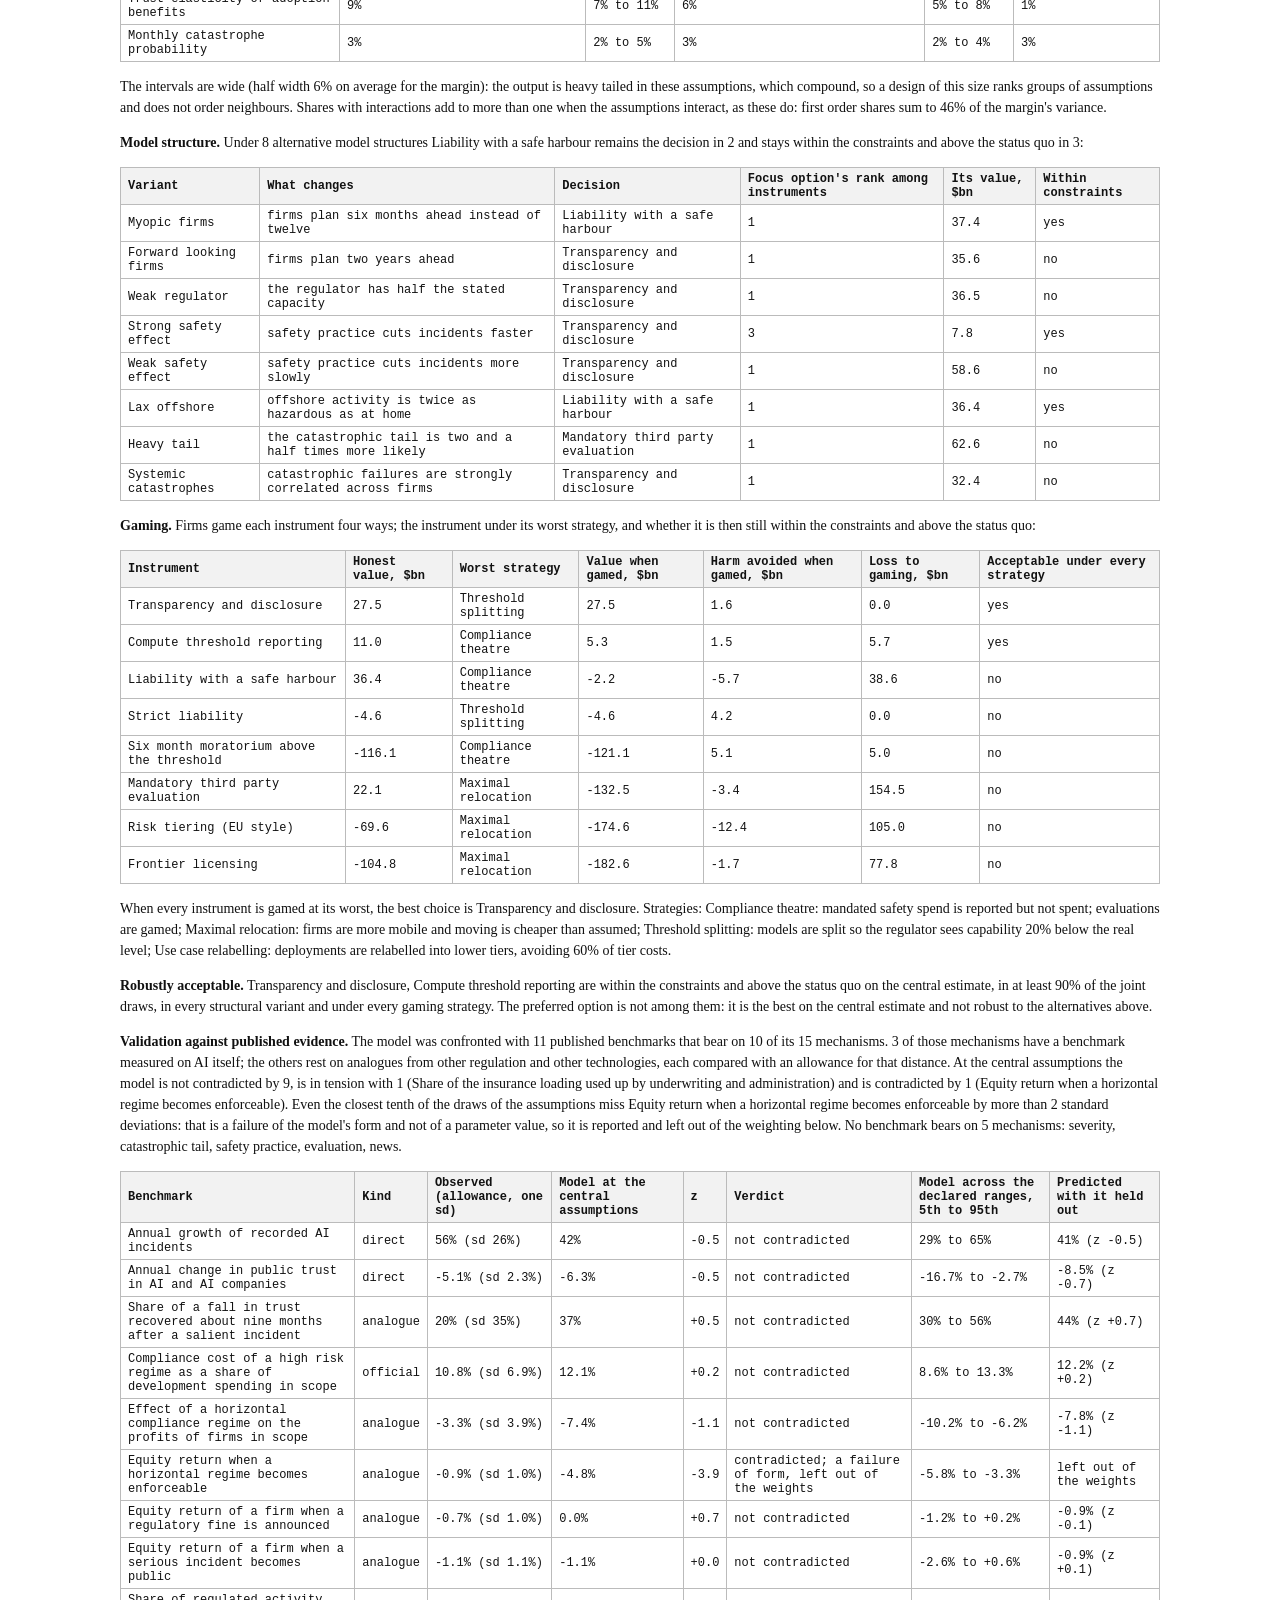
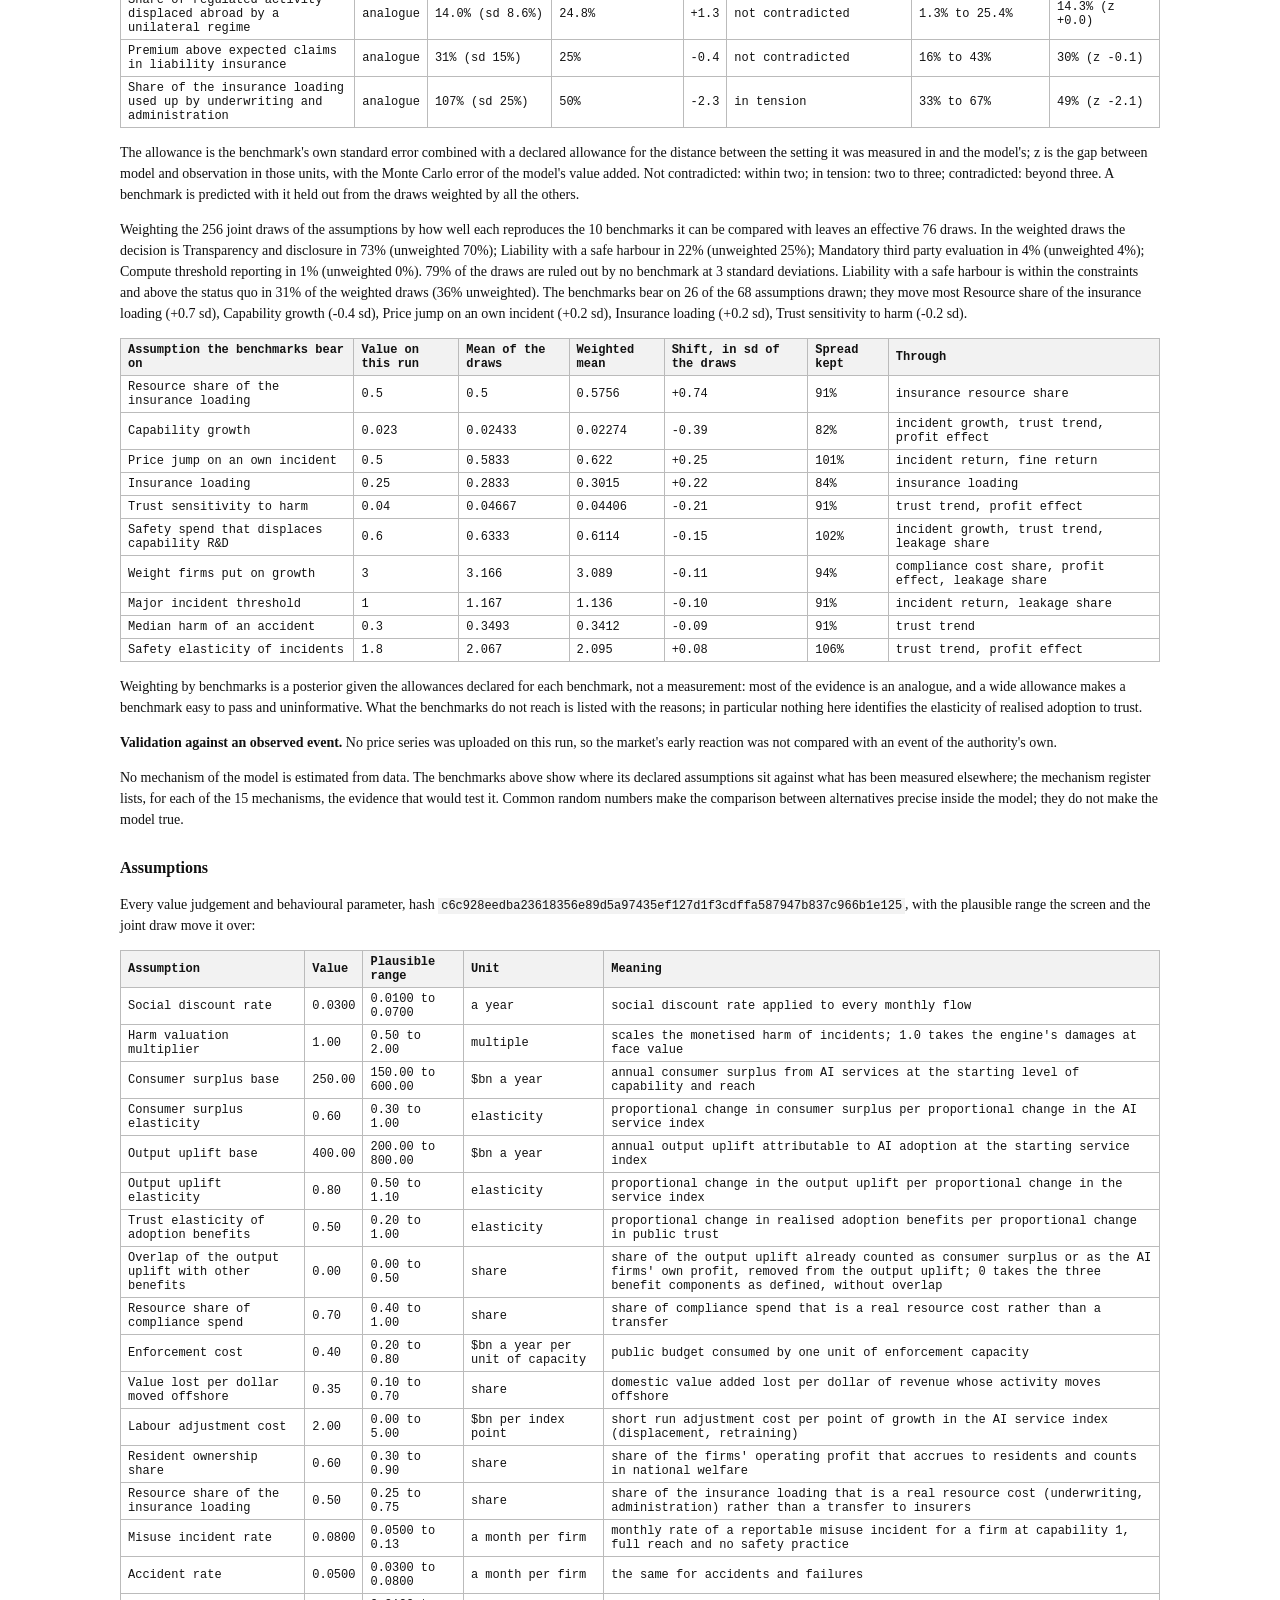
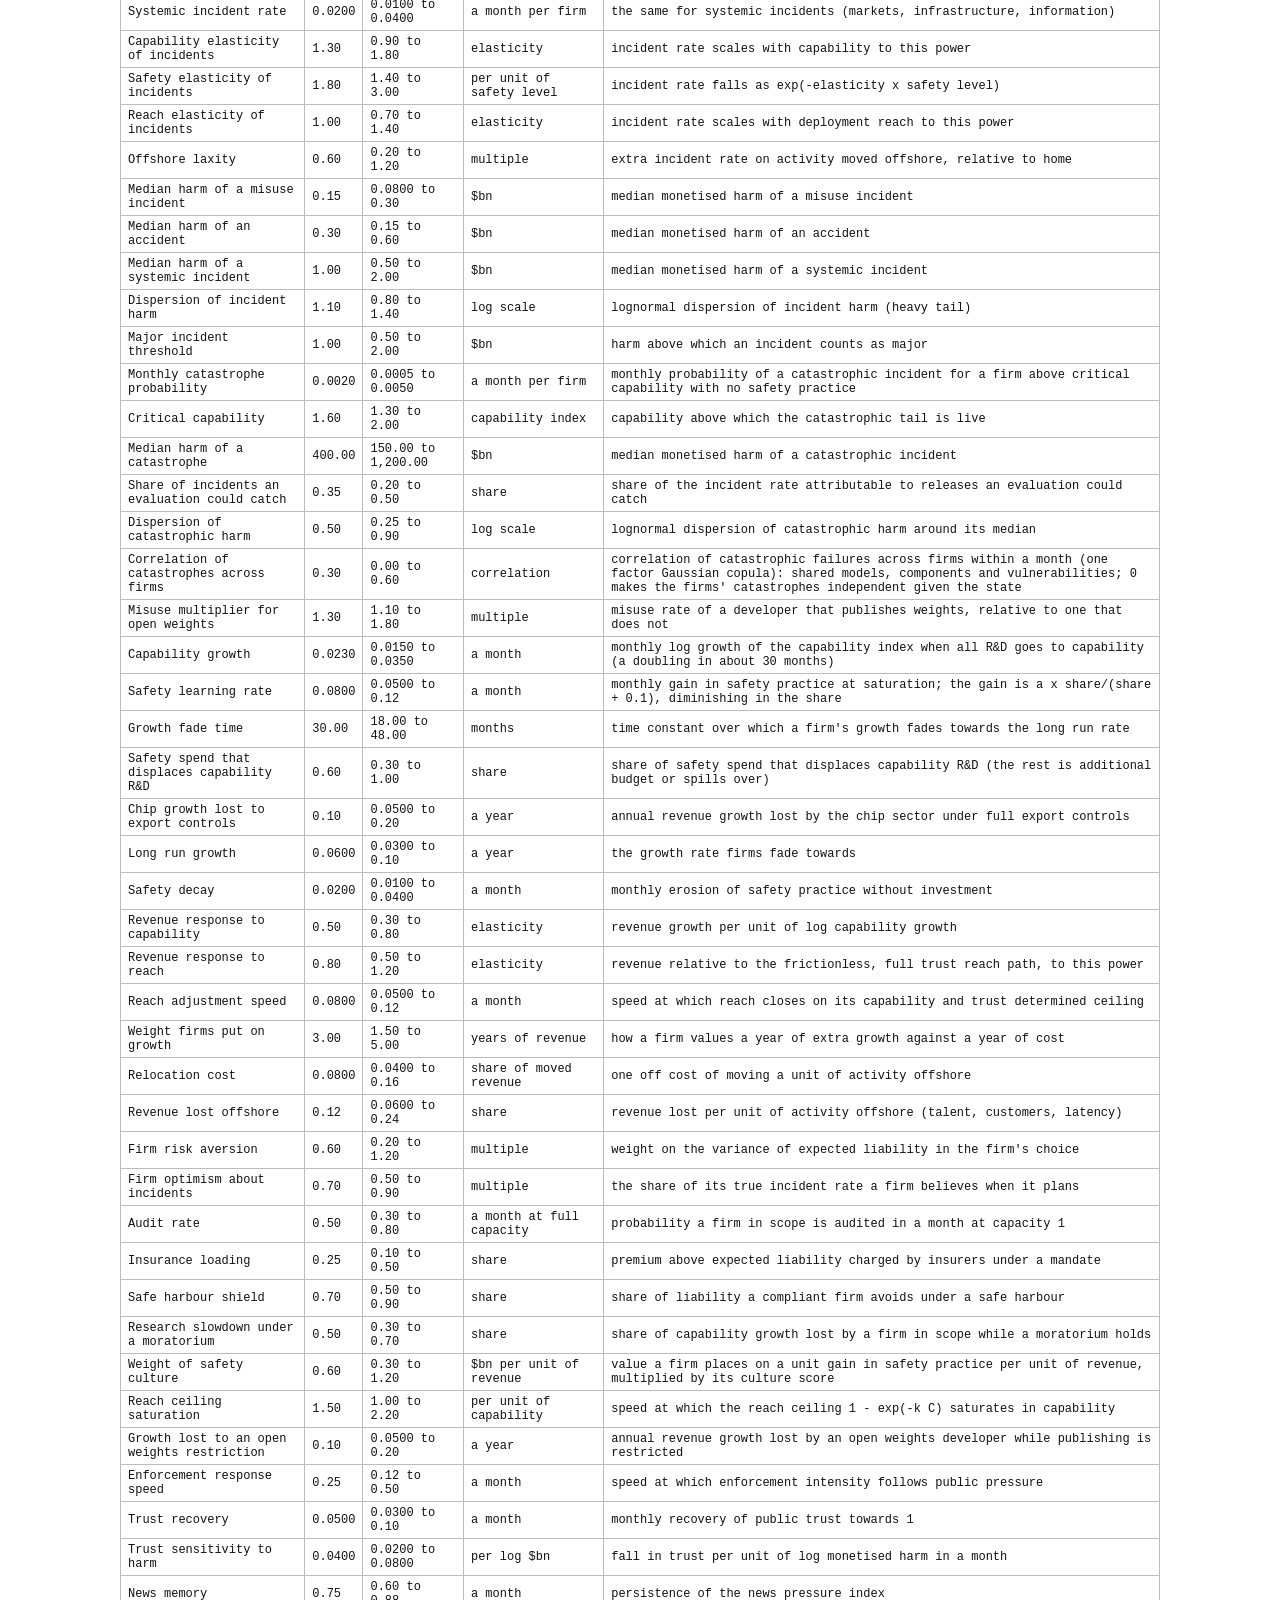
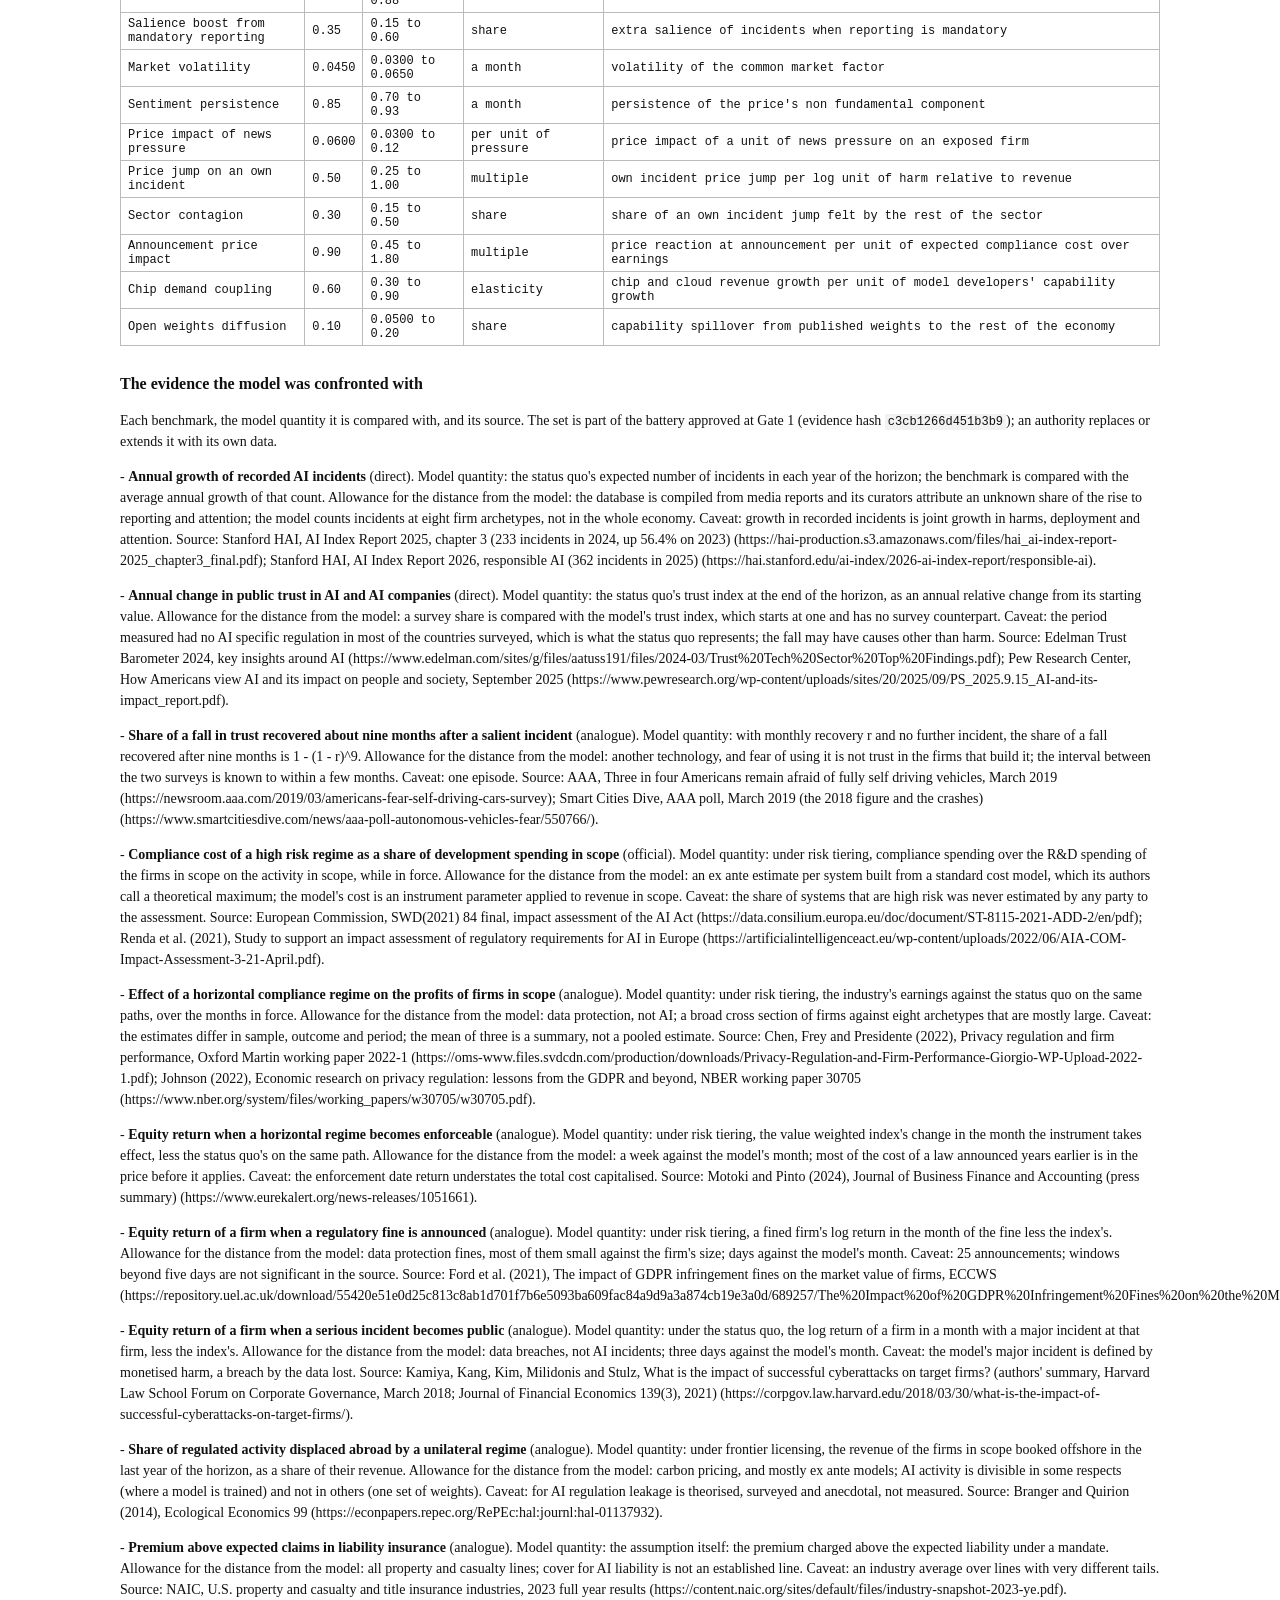
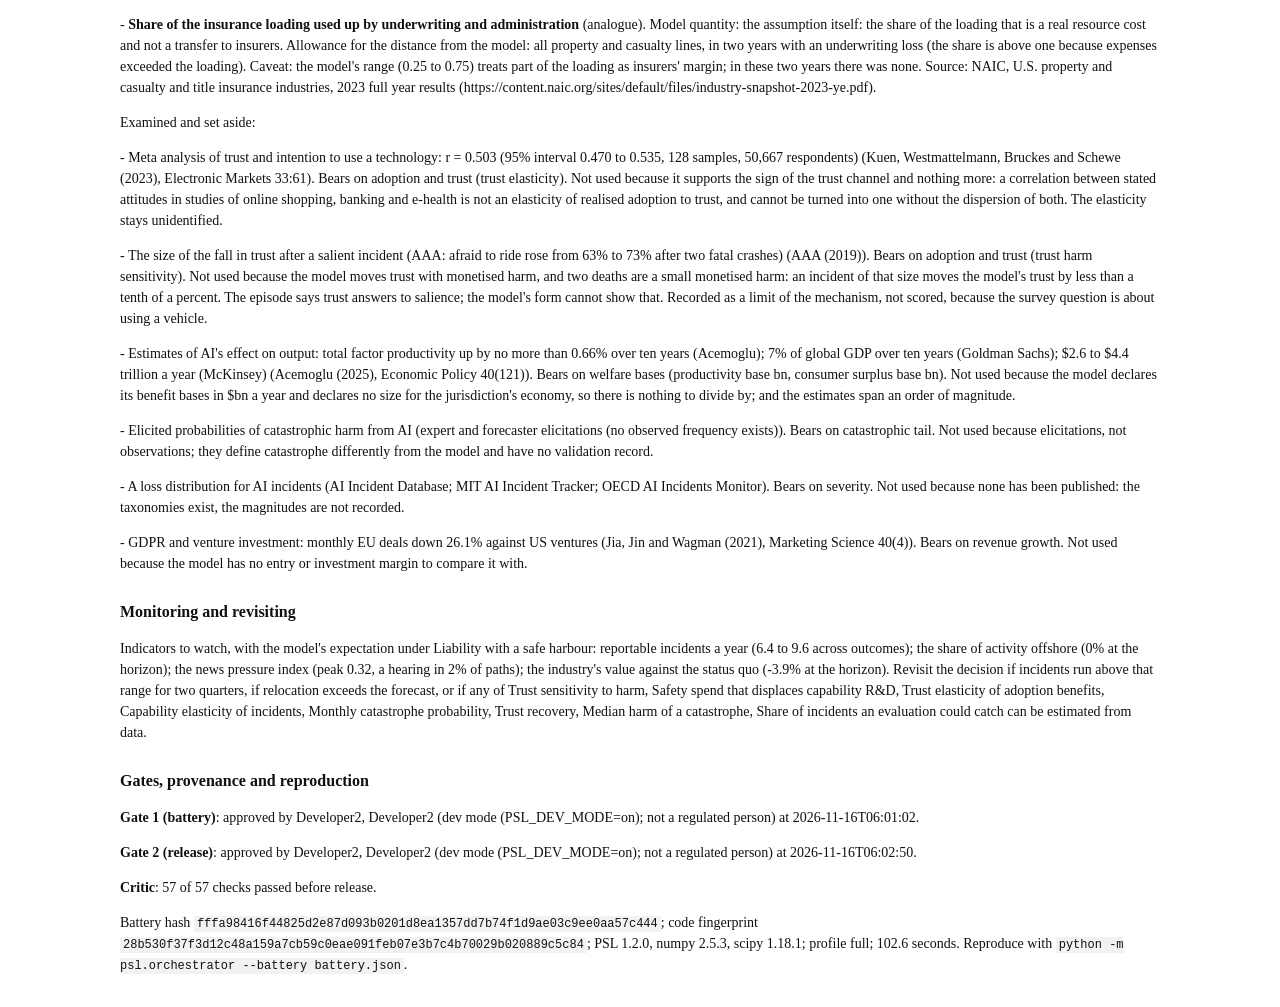
<file: sample_outputs/briefing.html>
<!doctype html><html><head><meta charset='utf-8'><title>Policy Scenario Lab briefing</title><style>body{font:14px/1.5 Georgia,serif;color:#111;max-width:1040px;margin:32px auto;padding:0 20px}h1{font-size:22px;border-bottom:2px solid #111;padding-bottom:6px}h2{font-size:16px;margin-top:26px}table{border-collapse:collapse;font:12px ui-monospace,Menlo,monospace;margin:10px 0}th,td{border:1px solid #bbb;padding:4px 7px;text-align:left}th{background:#f2f2f2}code{font:12px ui-monospace,Menlo,monospace;background:#f2f2f2;padding:1px 3px}@media print{body{margin:0;max-width:none}}</style></head><body><h1>Policy Scenario Lab briefing</h1>
<p><b>Run</b> sample_run. <b>Question.</b> Which AI regulatory instrument best reduces expected harm from frontier AI over the next five years, keeping the technology sector&#x27;s net loss below $400bn and the gross social cost under $150bn?</p>
<p><b>How it was read.</b> 8 instruments and the status quo (default battery); horizon 5 years; 960 Monte Carlo paths per alternative (the run started on 480 and doubled on the same random streams, ceiling 3840), every alternative on the same random numbers, seed 7; constraints: industry loss at most $400bn; gross social cost at most $150bn.</p>
<p><b>What this is.</b> A comparison of alternatives inside a synthetic model of the AI economy under declared assumptions. The figures are conditional on that model: they are scenario evaluations, not forecasts validated against data, and the preferred option is the model&#x27;s answer to the question, to be examined, not an established recommendation. Confronted with 11 published benchmarks, mostly analogues from other regulation, the model is not contradicted by 9 and fails or strains on equity return when a horizontal regime becomes enforceable; share of the insurance loading used up by underwriting and administration. 5 of its 15 mechanisms have no benchmark at all, and no mechanism is estimated from data.</p>
<h2>The answer</h2>
<p><b>Preferred option: Liability with a safe harbour.</b> Expected net social value $36.4bn (95% confidence interval $33.5bn to $39.5bn) over 5 years, the highest among the alternatives that satisfy the constraints and above the status quo, which scores zero. It avoids $17.6bn of expected harm (19% of the status quo&#x27;s), and the industry&#x27;s expected value change is -$390bn (95% confidence interval -$401bn to -$378bn).</p>
<p>Across the simulated outcomes the net social value of Liability with a safe harbour runs from -$25.9bn (10th percentile) to $82.0bn (90th percentile) and is positive on 61% of paths; that range is how different one path can be from another, not the uncertainty of the expected value, which the confidence interval gives. The confidence interval excludes zero.</p>
<p><b>How firm the decision is on these paths.</b> Liability with a safe harbour is the best feasible alternative in 95% of bootstrap resamples of the paths, with feasibility re assessed in each. That share is ranking stability under the model and its assumptions; it is not the probability that the option is best in the world. It satisfies the constraints in 95% of resamples. </p>
<p><b>Feasibility that the paths do not settle.</b> Risk tiering (EU style) is within the constraints in 65% of resamples (expected net social value -$69.6bn). A constraint is tested on an estimate; where the limit sits inside the estimate&#x27;s interval, inclusion or exclusion is not settled.</p>
<p>Every precision target was met at 960 paths.</p>
<h2>The options compared</h2>
<table>
<tr><th>Alternative</th><th>Expected net social value, $bn</th><th>95% confidence interval</th><th>Outcomes, 10th to 90th percentile</th><th>Harm avoided, $bn</th><th>Gross social cost, $bn</th><th>Industry value change, $bn</th><th>P(catastrophe)</th><th>Headline score</th><th>Within constraints</th><th>Share of resamples within</th><th>Ranking stability</th></tr>
<tr><td>Liability with a safe harbour (preferred)</td><td>36.4</td><td>[33.5, 39.5]</td><td>[-25.9, 82.0]</td><td>17.6</td><td>13.1</td><td>-390</td><td>12.2%</td><td>-0.002</td><td>yes</td><td>95%</td><td>95%</td></tr>
<tr><td>Transparency and disclosure</td><td>27.5</td><td>[25.8, 29.0]</td><td>[2.2, 64.8]</td><td>1.6</td><td>1.9</td><td>45</td><td>15.0%</td><td>+0.014</td><td>yes</td><td>100%</td><td>5%</td></tr>
<tr><td>Mandatory third party evaluation</td><td>22.1</td><td>[19.0, 25.2]</td><td>[-33.5, 65.4]</td><td>14.2</td><td>13.0</td><td>-58</td><td>12.7%</td><td>+0.010</td><td>yes</td><td>100%</td><td>0%</td></tr>
<tr><td>Compute threshold reporting</td><td>11.0</td><td>[9.8, 12.6]</td><td>[-2.1, 27.9]</td><td>3.1</td><td>2.1</td><td>167</td><td>14.5%</td><td>+0.014</td><td>yes</td><td>100%</td><td>0%</td></tr>
<tr><td>Status quo (voluntary commitments)</td><td>0.0</td><td>[0.0, 0.0]</td><td>[0.0, 0.0]</td><td>0.0</td><td>0.0</td><td>0</td><td>15.0%</td><td>+0.000</td><td>yes</td><td>100%</td><td>0%</td></tr>
<tr><td>Strict liability</td><td>-4.6</td><td>[-6.0, -3.0]</td><td>[-25.7, 18.2]</td><td>4.2</td><td>10.8</td><td>-1,250</td><td>14.4%</td><td>+0.003</td><td>no</td><td>0%</td><td>0%</td></tr>
<tr><td>Risk tiering (EU style)</td><td>-69.6</td><td>[-71.5, -67.9]</td><td>[-102.9, -31.9]</td><td>4.4</td><td>74.1</td><td>-399</td><td>14.4%</td><td>-0.003</td><td>yes</td><td>65%</td><td>0%</td></tr>
<tr><td>Frontier licensing</td><td>-104.8</td><td>[-106.8, -102.8]</td><td>[-136.9, -81.3]</td><td>3.6</td><td>108.6</td><td>-494</td><td>14.4%</td><td>+0.010</td><td>no</td><td>0%</td><td>0%</td></tr>
<tr><td>Six month moratorium above the threshold</td><td>-116.1</td><td>[-118.0, -114.2]</td><td>[-148.7, -83.1]</td><td>6.5</td><td>122.9</td><td>-10</td><td>13.9%</td><td>-0.012</td><td>yes</td><td>100%</td><td>0%</td></tr>
</table>
<p>The status quo carries an expected harm of $93.1bn over the horizon, 9.3 reportable incidents a year, a 100% probability of at least one major incident and a 15.0% probability of a catastrophic one (95% confidence interval 14.7% to 15.2%; a catastrophe was drawn on 161 of 960 paths). The probability is estimated from the hazard each path accumulates, not from the count of paths on which the event happened to be drawn, which is why it is far more precise than that count.</p>
<p><b>Liability with a safe harbour against each other feasible alternative</b> (paired on the same paths):</p>
<table>
<tr><th>Against</th><th>Difference in expected net social value, $bn</th><th>95% confidence interval</th><th>Simultaneous 95% interval</th><th>Told apart</th></tr>
<tr><td>Status quo (voluntary commitments)</td><td>36.4</td><td>[33.5, 39.5]</td><td>[32.4, 40.3]</td><td>yes</td></tr>
<tr><td>Transparency and disclosure</td><td>8.9</td><td>[6.4, 11.7]</td><td>[5.4, 12.4]</td><td>yes</td></tr>
<tr><td>Compute threshold reporting</td><td>25.4</td><td>[22.5, 28.1]</td><td>[21.7, 29.0]</td><td>yes</td></tr>
<tr><td>Mandatory third party evaluation</td><td>14.3</td><td>[12.0, 16.8]</td><td>[11.2, 17.4]</td><td>yes</td></tr>
<tr><td>Risk tiering (EU style)</td><td>106.0</td><td>[103.7, 108.6]</td><td>[102.8, 109.2]</td><td>yes</td></tr>
<tr><td>Six month moratorium above the threshold</td><td>152.5</td><td>[150.0, 155.0]</td><td>[149.4, 155.7]</td><td>yes</td></tr>
</table>
<h2>What Liability with a safe harbour buys and costs</h2>
<table>
<tr><th>Component</th><th>Expected value, $bn present value</th><th>95% confidence interval</th><th>Outcomes, 10th to 90th percentile</th></tr>
<tr><td>Harm avoided</td><td>17.6</td><td>[17.6, 17.6]</td><td>[0.9, 8.3]</td></tr>
<tr><td>Consumer surplus</td><td>-1.2</td><td>[-1.6, -0.8]</td><td>[-7.0, 5.9]</td></tr>
<tr><td>Output uplift (adoption)</td><td>31.9</td><td>[29.4, 34.4]</td><td>[-6.7, 76.4]</td></tr>
<tr><td>Resident producer surplus</td><td>-0.4</td><td>[-0.5, -0.3]</td><td>[-2.1, 1.7]</td></tr>
<tr><td>Compliance (resource cost)</td><td>-9.6</td><td>[-9.6, -9.6]</td><td>[-9.7, -9.4]</td></tr>
<tr><td>Enforcement budget (cost)</td><td>-0.3</td><td>[-0.3, -0.3]</td><td>[-0.3, -0.2]</td></tr>
<tr><td>Activity lost offshore (cost)</td><td>0.0</td><td>[0.0, 0.0]</td><td>[0.0, 0.0]</td></tr>
<tr><td>Relocation cost</td><td>0.0</td><td>[0.0, 0.0]</td><td>[0.0, 0.0]</td></tr>
<tr><td>Labour adjustment (cost)</td><td>0.0</td><td>[0.0, 0.0]</td><td>[-0.1, 0.1]</td></tr>
<tr><td>Insurance administration (resource cost)</td><td>-1.6</td><td>[-1.6, -1.6]</td><td>[-1.6, -1.6]</td></tr>
<tr><td><b>Net social value</b></td><td><b>36.4</b></td><td>[33.5, 39.5]</td><td>[-25.9, 82.0]</td></tr>
</table>
<p>Expected harm avoided is estimated from the harm expected in each month given the state the path has reached (probability times mean severity), which has the same expectation as the harm drawn and far less variance. The outcomes column uses the harm as drawn: its median is $2.6bn and the average of the draws is $16.9bn; 85% of that average comes from the tenth of paths with the largest values, the paths on which a catastrophic incident is averted.</p>
<p>Gross social cost $13.1bn (the expected component changes that are costs, never netted against savings), gross benefit $49.4bn; their difference is the net social value. Gross cost per dollar of expected harm avoided: 0.74.</p>
<p>Transfers, excluded from the net: fines $0.0bn, liability paid by firms $0.0bn, insurance premiums $16.1bn, claims paid to victims $19.4bn.</p>
<h2>Who gains and who pays</h2>
<table>
<tr><th>Party</th><th>Change, $bn present value</th></tr>
<tr><td>Compliance providers (rents)</td><td>4.1</td></tr>
<tr><td>Consumers</td><td>-1.2</td></tr>
<tr><td>Domestic workers and tax base (activity moved offshore)</td><td>0.0</td></tr>
<tr><td>Insurers</td><td>-4.8</td></tr>
<tr><td>Public at risk (harm not suffered, compensation received)</td><td>36.9</td></tr>
<tr><td>Resident owners of AI firms</td><td>-18.3</td></tr>
<tr><td>Sectors that adopt AI (output)</td><td>31.9</td></tr>
<tr><td>Taxpayers (fines less enforcement)</td><td>-0.3</td></tr>
<tr><td>Workers (adjustment)</td><td>0.0</td></tr>
<tr><td><b>Total</b></td><td><b>48.3</b></td></tr>
</table>
<p>The table follows the money as well as the real effects, so it sums to the net social value ($36.4bn) plus what non resident owners finance of the firms&#x27; payments ($11.9bn), a memorandum item the net social value does not count. Standing is residents: real resources used in the jurisdiction count in full, income counts for residents, and transfers are excluded whoever pays.</p>
<h2>Safety forecast</h2>
<table>
<tr><th>Alternative</th><th>Incidents a year</th><th>Major a year</th><th>P(major)</th><th>P(catastrophe)</th><th>95% confidence interval</th><th>Expected harm, $bn</th><th>Safety level at end</th><th>Frontier capability at end</th><th>Trust at end</th></tr>
<tr><td>Status quo (voluntary commitments)</td><td>9.3</td><td>1.25</td><td>100%</td><td>15.0%</td><td>14.7% to 15.2%</td><td>93.1</td><td>0.66</td><td>4.36</td><td>0.72</td></tr>
<tr><td>Transparency and disclosure</td><td>8.5</td><td>1.18</td><td>100%</td><td>15.0%</td><td>14.7% to 15.2%</td><td>91.5</td><td>0.66</td><td>4.36</td><td>0.74</td></tr>
<tr><td>Compute threshold reporting</td><td>9.1</td><td>1.23</td><td>100%</td><td>14.5%</td><td>14.3% to 14.7%</td><td>90.1</td><td>0.66</td><td>4.36</td><td>0.73</td></tr>
<tr><td>Mandatory third party evaluation</td><td>8.2</td><td>1.11</td><td>99%</td><td>12.7%</td><td>12.5% to 12.9%</td><td>78.9</td><td>0.66</td><td>4.11</td><td>0.75</td></tr>
<tr><td>Risk tiering (EU style)</td><td>8.5</td><td>1.16</td><td>100%</td><td>14.4%</td><td>14.2% to 14.7%</td><td>88.7</td><td>0.67</td><td>4.25</td><td>0.74</td></tr>
<tr><td>Frontier licensing</td><td>9.1</td><td>1.23</td><td>100%</td><td>14.4%</td><td>14.2% to 14.6%</td><td>89.5</td><td>0.67</td><td>4.04</td><td>0.73</td></tr>
<tr><td>Strict liability</td><td>8.8</td><td>1.19</td><td>100%</td><td>14.4%</td><td>14.2% to 14.6%</td><td>88.9</td><td>0.68</td><td>4.21</td><td>0.74</td></tr>
<tr><td>Liability with a safe harbour</td><td>8.0</td><td>1.08</td><td>100%</td><td>12.2%</td><td>12.0% to 12.3%</td><td>75.5</td><td>0.68</td><td>4.30</td><td>0.76</td></tr>
<tr><td>Six month moratorium above the threshold</td><td>8.7</td><td>1.18</td><td>100%</td><td>13.9%</td><td>13.7% to 14.2%</td><td>86.6</td><td>0.66</td><td>4.09</td><td>0.74</td></tr>
</table>
<p>Under Liability with a safe harbour the economy runs 8.0 reportable incidents a year (misuse 4.3, accidents 2.6, systemic 1.0), against 9.3 at the status quo; the expected catastrophic harm is $55.0bn against $69.1bn. Firms end with 12% of R&amp;D on safety, 0% of activity offshore and 100% compliance. A major incident is a single incident at or above the threshold; catastrophes are counted apart.</p>
<h2>The news environment to expect</h2>
<table>
<tr><th>Alternative</th><th>Minor incident headlines a year</th><th>Major incident headlines a year</th><th>Enforcement headlines a year</th><th>Relocation headlines a year</th><th>Peak pressure</th><th>P(hearing)</th><th>Early tone</th></tr>
<tr><td>Status quo (voluntary commitments)</td><td>8.0</td><td>1.25</td><td>2.36</td><td>0.00</td><td>0.32</td><td>1%</td><td>-0.10</td></tr>
<tr><td>Transparency and disclosure</td><td>7.3</td><td>1.18</td><td>0.00</td><td>0.00</td><td>0.34</td><td>3%</td><td>+0.05</td></tr>
<tr><td>Compute threshold reporting</td><td>7.9</td><td>1.23</td><td>0.00</td><td>0.00</td><td>0.35</td><td>4%</td><td>+0.04</td></tr>
<tr><td>Mandatory third party evaluation</td><td>7.1</td><td>1.11</td><td>1.30</td><td>0.00</td><td>0.35</td><td>4%</td><td>+0.04</td></tr>
<tr><td>Risk tiering (EU style)</td><td>7.3</td><td>1.16</td><td>1.45</td><td>0.00</td><td>0.36</td><td>6%</td><td>+0.04</td></tr>
<tr><td>Frontier licensing</td><td>7.9</td><td>1.23</td><td>1.60</td><td>2.40</td><td>0.37</td><td>5%</td><td>+0.04</td></tr>
<tr><td>Strict liability</td><td>7.6</td><td>1.19</td><td>6.85</td><td>0.00</td><td>0.43</td><td>34%</td><td>+0.04</td></tr>
<tr><td>Liability with a safe harbour</td><td>6.9</td><td>1.08</td><td>0.00</td><td>0.00</td><td>0.32</td><td>2%</td><td>+0.04</td></tr>
<tr><td>Six month moratorium above the threshold</td><td>7.5</td><td>1.18</td><td>0.00</td><td>0.00</td><td>0.34</td><td>3%</td><td>-0.11</td></tr>
</table>
<p>On the representative path the wire under Liability with a safe harbour ran 140 headlines over the horizon, 30% of them negative. The three worst: &quot;Payment system disruption tied to Frontier Lab (closed weights) causes $4.2bn in losses&quot; (WIRE, 2027-01); &quot;MAJOR: Enterprise software system behind logistics routing collapse; damages reach $1.1bn&quot; (WIRE, 2027-11); &quot;Regulators open inquiry into Autonomy and robotics after $1.0bn flawed credit decisions&quot; (WIRE, 2028-10).</p>
<h2>The market</h2>
<p>Industry net value change under Liability with a safe harbour: -$390bn (95% confidence interval -$401bn to -$378bn) on a starting value of $6.38tn; across outcomes -$589bn to -$184bn, and the industry gains on 3% of paths. The value weighted index reacts -1.6% against the status quo over the first six months and -3.9% by the end of the horizon. Every index is measured from the same valuation, the firms as they stand before any instrument is announced, so an instrument&#x27;s immediate effect on fundamentals shows in the first month.</p>
<table>
<tr><th>Firm</th><th>Sector</th><th>Expected value change, $bn</th><th>95% confidence interval</th><th>Outcomes, 10th to 90th</th><th>P(gain)</th><th>Earnings change, $bn</th><th>Offshore at end</th><th>Safety share at end</th></tr>
<tr><td>Frontier Lab (closed weights)</td><td>Frontier lab</td><td>-79.4</td><td>[-80.8, -77.9]</td><td>[-107.2, -54.4]</td><td>0%</td><td>-4.5</td><td>0%</td><td>12%</td></tr>
<tr><td>Frontier Lab (open weights)</td><td>Open weights</td><td>-40.0</td><td>[-40.7, -39.3]</td><td>[-55.2, -27.4]</td><td>0%</td><td>-3.1</td><td>0%</td><td>12%</td></tr>
<tr><td>Hyperscaler cloud</td><td>hyperscaler</td><td>-51.3</td><td>[-54.3, -48.5]</td><td>[-99.3, 2.5]</td><td>11%</td><td>-6.3</td><td>0%</td><td>12%</td></tr>
<tr><td>Chip designer</td><td>chips</td><td>-54.0</td><td>[-58.4, -49.5]</td><td>[-122.5, 26.3]</td><td>15%</td><td>-3.1</td><td>0%</td><td>12%</td></tr>
<tr><td>Enterprise software</td><td>Enterprise software</td><td>-40.4</td><td>[-41.7, -39.1]</td><td>[-64.0, -15.0]</td><td>4%</td><td>-3.7</td><td>0%</td><td>12%</td></tr>
<tr><td>Consumer AI platform</td><td>Consumer AI</td><td>-64.7</td><td>[-66.0, -63.4]</td><td>[-89.0, -41.8]</td><td>1%</td><td>-4.2</td><td>0%</td><td>12%</td></tr>
<tr><td>Autonomy and robotics</td><td>autonomy</td><td>-56.2</td><td>[-57.1, -55.3]</td><td>[-76.0, -38.9]</td><td>0%</td><td>-2.9</td><td>0%</td><td>12%</td></tr>
<tr><td>AI start up cohort</td><td>startups</td><td>-3.9</td><td>[-4.3, -3.5]</td><td>[-10.4, 3.2]</td><td>20%</td><td>-2.5</td><td>0%</td><td>12%</td></tr>
</table>
<table>
<tr><th>Sector</th><th>Expected value change, $bn</th><th>Starting value, $bn</th></tr>
<tr><td>Frontier lab</td><td>-79.4</td><td>267</td></tr>
<tr><td>Open weights</td><td>-40.0</td><td>60</td></tr>
<tr><td>hyperscaler</td><td>-51.3</td><td>1,910</td></tr>
<tr><td>chips</td><td>-54.0</td><td>2,492</td></tr>
<tr><td>Enterprise software</td><td>-40.4</td><td>935</td></tr>
<tr><td>Consumer AI</td><td>-64.7</td><td>507</td></tr>
<tr><td>autonomy</td><td>-56.2</td><td>119</td></tr>
<tr><td>startups</td><td>-3.9</td><td>91</td></tr>
</table>
<p>The firms are synthetic archetypes of the AI value chain, not companies; the figures are the model&#x27;s and carry its assumptions. Shareholder value is a market metric and a constraint; it is not part of the net social value.</p>
<h2>The decision gap</h2>
<p>Ranked by how they look in the first six months (the price reaction and the early tone of the wire), the instruments are Transparency and disclosure, Compute threshold reporting, Frontier licensing, Mandatory third party evaluation, Strict liability, Liability with a safe harbour, Risk tiering (EU style), Six month moratorium above the threshold. Ranked by expected net social value over 5 years they are Liability with a safe harbour, Transparency and disclosure, Mandatory third party evaluation, Compute threshold reporting, Strict liability, Risk tiering (EU style), Frontier licensing, Six month moratorium above the threshold. Kendall tau b between the two is +0.36; the decision gap ((1 - tau) / 2) is 0.32, and the two orders invert in 0% of resamples.</p>
<h2>How sure we are</h2>
<p><b>Monte Carlo error.</b> Every expected value above carries the 95% bootstrap confidence interval of its mean over 1000 resamples of the paths, paired across alternatives. The run followed its sampling plan: 480 then 960 paths, stopping when the preferred alternative was resolved against every other feasible one to within $2.5bn and the catastrophe probabilities to within 1%, or at the ceiling. The intervals are not adjusted for those sequential looks.</p>
<p>Convergence of the running estimate (the first paths of the run are exactly what a smaller run on this seed reports):</p>
<table>
<tr><th>Paths</th><th>Decision</th><th>Expected net social value of Liability with a safe harbour, $bn</th><th>Standard error</th><th>P(catastrophe), status quo</th></tr>
<tr><td>120</td><td>Transparency and disclosure</td><td>35.4</td><td>3.95</td><td>15.2%</td></tr>
<tr><td>240</td><td>Liability with a safe harbour</td><td>36.5</td><td>3.08</td><td>14.9%</td></tr>
<tr><td>480</td><td>Liability with a safe harbour</td><td>38.3</td><td>2.33</td><td>15.0%</td></tr>
<tr><td>960</td><td>Liability with a safe harbour</td><td>36.4</td><td>1.57</td><td>15.0%</td></tr>
</table>
<p>The decision is the same over the last doubling of the paths, and the final estimate lies inside every earlier interval.</p>
<p>Split into 8 independent batches of 120 paths, the run gives the same decision in 5 of them (Transparency and disclosure, Liability with a safe harbour, Transparency and disclosure, Liability with a safe harbour, Liability with a safe harbour, Transparency and disclosure, Liability with a safe harbour, Liability with a safe harbour).</p>
<p><b>Parameters, one at a time.</b> Each of the 68 declared assumptions was moved to the low and the high end of its plausible range, the decision re made under each (feasibility re assessed, the status quo an alternative). Liability with a safe harbour is worth $36.4bn at the run&#x27;s values. The 15 largest swings:</p>
<table>
<tr><th>Assumption</th><th>Run&#x27;s value</th><th>Low</th><th>Value at low, $bn</th><th>Decision at low</th><th>High</th><th>Value at high, $bn</th><th>Decision at high</th></tr>
<tr><td>Capability growth</td><td>0.0230</td><td>0.0150</td><td>19.2</td><td>Liability with a safe harbour</td><td>0.0350</td><td>184.6</td><td>Liability with a safe harbour</td></tr>
<tr><td>Trust sensitivity to harm</td><td>0.0400</td><td>0.0200</td><td>5.0</td><td>Transparency and disclosure</td><td>0.0800</td><td>90.0</td><td>Liability with a safe harbour</td></tr>
<tr><td>Safety spend that displaces capability R&amp;D</td><td>0.60</td><td>0.30</td><td>53.4</td><td>Liability with a safe harbour</td><td>1.00</td><td>3.5</td><td>Mandatory third party evaluation</td></tr>
<tr><td>Output uplift base</td><td>400.00</td><td>200.00</td><td>20.4</td><td>Liability with a safe harbour</td><td>800.00</td><td>68.2</td><td>Liability with a safe harbour</td></tr>
<tr><td>Trust elasticity of adoption benefits</td><td>0.50</td><td>0.20</td><td>16.5</td><td>Transparency and disclosure</td><td>1.00</td><td>63.8</td><td>Liability with a safe harbour</td></tr>
<tr><td>Capability elasticity of incidents</td><td>1.30</td><td>0.90</td><td>21.3</td><td>Transparency and disclosure</td><td>1.80</td><td>64.5</td><td>Liability with a safe harbour</td></tr>
<tr><td>Monthly catastrophe probability</td><td>0.0020</td><td>0.0005</td><td>19.1</td><td>Transparency and disclosure</td><td>0.0050</td><td>60.7</td><td>Mandatory third party evaluation</td></tr>
<tr><td>Trust recovery</td><td>0.0500</td><td>0.0300</td><td>50.2</td><td>Liability with a safe harbour</td><td>0.10</td><td>12.8</td><td>Transparency and disclosure</td></tr>
<tr><td>Median harm of a catastrophe</td><td>400.00</td><td>150.00</td><td>27.3</td><td>Transparency and disclosure</td><td>1,200.00</td><td>63.3</td><td>Mandatory third party evaluation</td></tr>
<tr><td>Share of incidents an evaluation could catch</td><td>0.35</td><td>0.20</td><td>17.8</td><td>Transparency and disclosure</td><td>0.50</td><td>51.9</td><td>Liability with a safe harbour</td></tr>
<tr><td>Safety elasticity of incidents</td><td>1.80</td><td>1.40</td><td>36.9</td><td>Transparency and disclosure</td><td>3.00</td><td>8.6</td><td>Transparency and disclosure</td></tr>
<tr><td>Critical capability</td><td>1.60</td><td>1.30</td><td>54.0</td><td>Liability with a safe harbour</td><td>2.00</td><td>26.9</td><td>Transparency and disclosure</td></tr>
<tr><td>Harm valuation multiplier</td><td>1.00</td><td>0.50</td><td>27.6</td><td>Liability with a safe harbour</td><td>2.00</td><td>54.0</td><td>Liability with a safe harbour</td></tr>
<tr><td>Misuse incident rate</td><td>0.0800</td><td>0.0500</td><td>28.3</td><td>Transparency and disclosure</td><td>0.13</td><td>49.2</td><td>Liability with a safe harbour</td></tr>
<tr><td>Safety decay</td><td>0.0200</td><td>0.0100</td><td>31.2</td><td>Transparency and disclosure</td><td>0.0400</td><td>51.2</td><td>Transparency and disclosure</td></tr>
</table>
<p>The decision changes at an end of the range of 36 of the 68 assumptions; the 12 with the largest swings are Trust sensitivity to harm, Safety spend that displaces capability R&amp;D, Trust elasticity of adoption benefits, Capability elasticity of incidents, Monthly catastrophe probability, Trust recovery, Median harm of a catastrophe, Share of incidents an evaluation could catch, Safety elasticity of incidents, Critical capability, Misuse incident rate, Safety decay (the screen in the artefacts lists all 36). The sign of the focus option&#x27;s value is robust across the screen. For 32 of them the cause is feasibility: Liability with a safe harbour stops satisfying a constraint under the alternative (on the central estimate: industry loss $390bn within the $400bn limit (satisfied in 95% of resamples)); for 8 another alternative within the constraints overtakes it. Each re simulated assumption ran on the first 32 paths, paired with the main run: 41 of the 68 swings exceed twice their Monte Carlo standard error, and a change of decision inside that error is a warning to look, not a finding.</p>
<p><b>Parameters, all together.</b> 256 joint draws of every assumption over its plausible range (correlated where they plausibly move together). Under that parameter uncertainty:</p>
<table>
<tr><th>Alternative</th><th>Mean net social value, $bn</th><th>5th to 95th percentile over the draws</th><th>Share of draws it is the decision</th><th>Share of draws within constraints</th><th>Share within constraints and above the status quo</th><th>Expected regret where within constraints, $bn</th></tr>
<tr><td>Transparency and disclosure</td><td>46.3</td><td>[20.5, 93.8]</td><td>70%</td><td>100%</td><td>100%</td><td>16.7</td></tr>
<tr><td>Liability with a safe harbour</td><td>69.9</td><td>[-22.2, 207.5]</td><td>25%</td><td>41%</td><td>36%</td><td>8.9</td></tr>
<tr><td>Mandatory third party evaluation</td><td>-29.0</td><td>[-141.4, 80.0]</td><td>4%</td><td>84%</td><td>34%</td><td>72.3</td></tr>
<tr><td>Compute threshold reporting</td><td>21.2</td><td>[8.0, 43.1]</td><td>0%</td><td>100%</td><td>100%</td><td>41.8</td></tr>
<tr><td>The status quo</td><td>0.0</td><td>[0.0, 0.0]</td><td>0%</td><td>100%</td><td>100%</td><td>63.0</td></tr>
<tr><td>Risk tiering (EU style)</td><td>-54.6</td><td>[-167.3, 27.2]</td><td>0%</td><td>67%</td><td>13%</td><td>98.9</td></tr>
<tr><td>Frontier licensing</td><td>-116.3</td><td>[-256.8, -5.1]</td><td>0%</td><td>42%</td><td>4%</td><td>128.6</td></tr>
<tr><td>Strict liability</td><td>22.3</td><td>[-21.2, 99.5]</td><td>0%</td><td>0%</td><td>0%</td><td>141.0</td></tr>
<tr><td>Six month moratorium above the threshold</td><td>-115.1</td><td>[-259.3, -25.0]</td><td>0%</td><td>68%</td><td>2%</td><td>138.2</td></tr>
</table>
<p>Regret is how far an alternative falls short of the best alternative within the constraints in the same draw, averaged over the draws in which it is itself within them; it is read beside the share of draws in which it is, because choosing an alternative where it breaks a constraint is not a cost in $bn. Among the alternatives within the constraints in at least 90% of the draws, Transparency and disclosure has the lowest expected regret.</p>
<p>The ranges are declared judgements, a prior over the assumptions and not a posterior estimated from data. The margin of Liability with a safe harbour over the best alternative moves with Capability growth (rank correlation +0.36), Trust recovery (rank correlation -0.23), Harm valuation multiplier (rank correlation +0.22), Safety learning rate (rank correlation -0.22), Median harm of a catastrophe (rank correlation +0.20), Median harm of an accident (rank correlation +0.19): of the 68 assumptions, 15 pass a 10% false discovery rate on that correlation. The draws in which it is the decision differ from the draws in which it is not most in Trust sensitivity to harm (Kolmogorov Smirnov distance 0.31), Value lost per dollar moved offshore (Kolmogorov Smirnov distance 0.31), Price impact of news pressure (Kolmogorov Smirnov distance 0.29), Monthly catastrophe probability (Kolmogorov Smirnov distance 0.26), Trust recovery (Kolmogorov Smirnov distance 0.25).</p>
<p><b>Which assumptions carry the variance.</b> A Sobol decomposition over the 8 assumptions with the largest swings (2560 evaluations), for the value of Liability with a safe harbour and for its margin over the best alternative. Shares with interactions (total order), with the 90% interval the size of the design allows:</p>
<table>
<tr><th>Assumption</th><th>Share of the value&#x27;s variance, with interactions</th><th>90% interval</th><th>Share of the margin&#x27;s variance, with interactions</th><th>90% interval</th><th>Alone (first order), margin</th></tr>
<tr><td>Capability growth</td><td>47%</td><td>37% to 62%</td><td>52%</td><td>38% to 63%</td><td>6%</td></tr>
<tr><td>Capability elasticity of incidents</td><td>29%</td><td>23% to 37%</td><td>48%</td><td>35% to 64%</td><td>8%</td></tr>
<tr><td>Safety spend that displaces capability R&amp;D</td><td>17%</td><td>13% to 22%</td><td>29%</td><td>22% to 39%</td><td>6%</td></tr>
<tr><td>Trust sensitivity to harm</td><td>29%</td><td>23% to 37%</td><td>23%</td><td>15% to 33%</td><td>10%</td></tr>
<tr><td>Trust recovery</td><td>8%</td><td>6% to 11%</td><td>7%</td><td>5% to 11%</td><td>9%</td></tr>
<tr><td>Output uplift base</td><td>9%</td><td>7% to 12%</td><td>7%</td><td>5% to 8%</td><td>4%</td></tr>
<tr><td>Trust elasticity of adoption benefits</td><td>9%</td><td>7% to 11%</td><td>6%</td><td>5% to 8%</td><td>1%</td></tr>
<tr><td>Monthly catastrophe probability</td><td>3%</td><td>2% to 5%</td><td>3%</td><td>2% to 4%</td><td>3%</td></tr>
</table>
<p>The intervals are wide (half width 6% on average for the margin): the output is heavy tailed in these assumptions, which compound, so a design of this size ranks groups of assumptions and does not order neighbours. Shares with interactions add to more than one when the assumptions interact, as these do: first order shares sum to 46% of the margin&#x27;s variance.</p>
<p><b>Model structure.</b> Under 8 alternative model structures Liability with a safe harbour remains the decision in 2 and stays within the constraints and above the status quo in 3:</p>
<table>
<tr><th>Variant</th><th>What changes</th><th>Decision</th><th>Focus option&#x27;s rank among instruments</th><th>Its value, $bn</th><th>Within constraints</th></tr>
<tr><td>Myopic firms</td><td>firms plan six months ahead instead of twelve</td><td>Liability with a safe harbour</td><td>1</td><td>37.4</td><td>yes</td></tr>
<tr><td>Forward looking firms</td><td>firms plan two years ahead</td><td>Transparency and disclosure</td><td>1</td><td>35.6</td><td>no</td></tr>
<tr><td>Weak regulator</td><td>the regulator has half the stated capacity</td><td>Transparency and disclosure</td><td>1</td><td>36.5</td><td>no</td></tr>
<tr><td>Strong safety effect</td><td>safety practice cuts incidents faster</td><td>Transparency and disclosure</td><td>3</td><td>7.8</td><td>yes</td></tr>
<tr><td>Weak safety effect</td><td>safety practice cuts incidents more slowly</td><td>Transparency and disclosure</td><td>1</td><td>58.6</td><td>no</td></tr>
<tr><td>Lax offshore</td><td>offshore activity is twice as hazardous as at home</td><td>Liability with a safe harbour</td><td>1</td><td>36.4</td><td>yes</td></tr>
<tr><td>Heavy tail</td><td>the catastrophic tail is two and a half times more likely</td><td>Mandatory third party evaluation</td><td>1</td><td>62.6</td><td>no</td></tr>
<tr><td>Systemic catastrophes</td><td>catastrophic failures are strongly correlated across firms</td><td>Transparency and disclosure</td><td>1</td><td>32.4</td><td>no</td></tr>
</table>
<p><b>Gaming.</b> Firms game each instrument four ways; the instrument under its worst strategy, and whether it is then still within the constraints and above the status quo:</p>
<table>
<tr><th>Instrument</th><th>Honest value, $bn</th><th>Worst strategy</th><th>Value when gamed, $bn</th><th>Harm avoided when gamed, $bn</th><th>Loss to gaming, $bn</th><th>Acceptable under every strategy</th></tr>
<tr><td>Transparency and disclosure</td><td>27.5</td><td>Threshold splitting</td><td>27.5</td><td>1.6</td><td>0.0</td><td>yes</td></tr>
<tr><td>Compute threshold reporting</td><td>11.0</td><td>Compliance theatre</td><td>5.3</td><td>1.5</td><td>5.7</td><td>yes</td></tr>
<tr><td>Liability with a safe harbour</td><td>36.4</td><td>Compliance theatre</td><td>-2.2</td><td>-5.7</td><td>38.6</td><td>no</td></tr>
<tr><td>Strict liability</td><td>-4.6</td><td>Threshold splitting</td><td>-4.6</td><td>4.2</td><td>0.0</td><td>no</td></tr>
<tr><td>Six month moratorium above the threshold</td><td>-116.1</td><td>Compliance theatre</td><td>-121.1</td><td>5.1</td><td>5.0</td><td>no</td></tr>
<tr><td>Mandatory third party evaluation</td><td>22.1</td><td>Maximal relocation</td><td>-132.5</td><td>-3.4</td><td>154.5</td><td>no</td></tr>
<tr><td>Risk tiering (EU style)</td><td>-69.6</td><td>Maximal relocation</td><td>-174.6</td><td>-12.4</td><td>105.0</td><td>no</td></tr>
<tr><td>Frontier licensing</td><td>-104.8</td><td>Maximal relocation</td><td>-182.6</td><td>-1.7</td><td>77.8</td><td>no</td></tr>
</table>
<p>When every instrument is gamed at its worst, the best choice is Transparency and disclosure. Strategies: Compliance theatre: mandated safety spend is reported but not spent; evaluations are gamed; Maximal relocation: firms are more mobile and moving is cheaper than assumed; Threshold splitting: models are split so the regulator sees capability 20% below the real level; Use case relabelling: deployments are relabelled into lower tiers, avoiding 60% of tier costs.</p>
<p><b>Robustly acceptable.</b> Transparency and disclosure, Compute threshold reporting are within the constraints and above the status quo on the central estimate, in at least 90% of the joint draws, in every structural variant and under every gaming strategy. The preferred option is not among them: it is the best on the central estimate and not robust to the alternatives above.</p>
<p><b>Validation against published evidence.</b> The model was confronted with 11 published benchmarks that bear on 10 of its 15 mechanisms. 3 of those mechanisms have a benchmark measured on AI itself; the others rest on analogues from other regulation and other technologies, each compared with an allowance for that distance. At the central assumptions the model is not contradicted by 9, is in tension with 1 (Share of the insurance loading used up by underwriting and administration) and is contradicted by 1 (Equity return when a horizontal regime becomes enforceable). Even the closest tenth of the draws of the assumptions miss Equity return when a horizontal regime becomes enforceable by more than 2 standard deviations: that is a failure of the model&#x27;s form and not of a parameter value, so it is reported and left out of the weighting below. No benchmark bears on 5 mechanisms: severity, catastrophic tail, safety practice, evaluation, news.</p>
<table>
<tr><th>Benchmark</th><th>Kind</th><th>Observed (allowance, one sd)</th><th>Model at the central assumptions</th><th>z</th><th>Verdict</th><th>Model across the declared ranges, 5th to 95th</th><th>Predicted with it held out</th></tr>
<tr><td>Annual growth of recorded AI incidents</td><td>direct</td><td>56% (sd 26%)</td><td>42%</td><td>-0.5</td><td>not contradicted</td><td>29% to 65%</td><td>41% (z -0.5)</td></tr>
<tr><td>Annual change in public trust in AI and AI companies</td><td>direct</td><td>-5.1% (sd 2.3%)</td><td>-6.3%</td><td>-0.5</td><td>not contradicted</td><td>-16.7% to -2.7%</td><td>-8.5% (z -0.7)</td></tr>
<tr><td>Share of a fall in trust recovered about nine months after a salient incident</td><td>analogue</td><td>20% (sd 35%)</td><td>37%</td><td>+0.5</td><td>not contradicted</td><td>30% to 56%</td><td>44% (z +0.7)</td></tr>
<tr><td>Compliance cost of a high risk regime as a share of development spending in scope</td><td>official</td><td>10.8% (sd 6.9%)</td><td>12.1%</td><td>+0.2</td><td>not contradicted</td><td>8.6% to 13.3%</td><td>12.2% (z +0.2)</td></tr>
<tr><td>Effect of a horizontal compliance regime on the profits of firms in scope</td><td>analogue</td><td>-3.3% (sd 3.9%)</td><td>-7.4%</td><td>-1.1</td><td>not contradicted</td><td>-10.2% to -6.2%</td><td>-7.8% (z -1.1)</td></tr>
<tr><td>Equity return when a horizontal regime becomes enforceable</td><td>analogue</td><td>-0.9% (sd 1.0%)</td><td>-4.8%</td><td>-3.9</td><td>contradicted; a failure of form, left out of the weights</td><td>-5.8% to -3.3%</td><td>left out of the weights</td></tr>
<tr><td>Equity return of a firm when a regulatory fine is announced</td><td>analogue</td><td>-0.7% (sd 1.0%)</td><td>0.0%</td><td>+0.7</td><td>not contradicted</td><td>-1.2% to +0.2%</td><td>-0.9% (z -0.1)</td></tr>
<tr><td>Equity return of a firm when a serious incident becomes public</td><td>analogue</td><td>-1.1% (sd 1.1%)</td><td>-1.1%</td><td>+0.0</td><td>not contradicted</td><td>-2.6% to +0.6%</td><td>-0.9% (z +0.1)</td></tr>
<tr><td>Share of regulated activity displaced abroad by a unilateral regime</td><td>analogue</td><td>14.0% (sd 8.6%)</td><td>24.8%</td><td>+1.3</td><td>not contradicted</td><td>1.3% to 25.4%</td><td>14.3% (z +0.0)</td></tr>
<tr><td>Premium above expected claims in liability insurance</td><td>analogue</td><td>31% (sd 15%)</td><td>25%</td><td>-0.4</td><td>not contradicted</td><td>16% to 43%</td><td>30% (z -0.1)</td></tr>
<tr><td>Share of the insurance loading used up by underwriting and administration</td><td>analogue</td><td>107% (sd 25%)</td><td>50%</td><td>-2.3</td><td>in tension</td><td>33% to 67%</td><td>49% (z -2.1)</td></tr>
</table>
<p>The allowance is the benchmark&#x27;s own standard error combined with a declared allowance for the distance between the setting it was measured in and the model&#x27;s; z is the gap between model and observation in those units, with the Monte Carlo error of the model&#x27;s value added. Not contradicted: within two; in tension: two to three; contradicted: beyond three. A benchmark is predicted with it held out from the draws weighted by all the others.</p>
<p>Weighting the 256 joint draws of the assumptions by how well each reproduces the 10 benchmarks it can be compared with leaves an effective 76 draws. In the weighted draws the decision is Transparency and disclosure in 73% (unweighted 70%); Liability with a safe harbour in 22% (unweighted 25%); Mandatory third party evaluation in 4% (unweighted 4%); Compute threshold reporting in 1% (unweighted 0%). 79% of the draws are ruled out by no benchmark at 3 standard deviations. Liability with a safe harbour is within the constraints and above the status quo in 31% of the weighted draws (36% unweighted). The benchmarks bear on 26 of the 68 assumptions drawn; they move most Resource share of the insurance loading (+0.7 sd), Capability growth (-0.4 sd), Price jump on an own incident (+0.2 sd), Insurance loading (+0.2 sd), Trust sensitivity to harm (-0.2 sd).</p>
<table>
<tr><th>Assumption the benchmarks bear on</th><th>Value on this run</th><th>Mean of the draws</th><th>Weighted mean</th><th>Shift, in sd of the draws</th><th>Spread kept</th><th>Through</th></tr>
<tr><td>Resource share of the insurance loading</td><td>0.5</td><td>0.5</td><td>0.5756</td><td>+0.74</td><td>91%</td><td>insurance resource share</td></tr>
<tr><td>Capability growth</td><td>0.023</td><td>0.02433</td><td>0.02274</td><td>-0.39</td><td>82%</td><td>incident growth, trust trend, profit effect</td></tr>
<tr><td>Price jump on an own incident</td><td>0.5</td><td>0.5833</td><td>0.622</td><td>+0.25</td><td>101%</td><td>incident return, fine return</td></tr>
<tr><td>Insurance loading</td><td>0.25</td><td>0.2833</td><td>0.3015</td><td>+0.22</td><td>84%</td><td>insurance loading</td></tr>
<tr><td>Trust sensitivity to harm</td><td>0.04</td><td>0.04667</td><td>0.04406</td><td>-0.21</td><td>91%</td><td>trust trend, profit effect</td></tr>
<tr><td>Safety spend that displaces capability R&amp;D</td><td>0.6</td><td>0.6333</td><td>0.6114</td><td>-0.15</td><td>102%</td><td>incident growth, trust trend, leakage share</td></tr>
<tr><td>Weight firms put on growth</td><td>3</td><td>3.166</td><td>3.089</td><td>-0.11</td><td>94%</td><td>compliance cost share, profit effect, leakage share</td></tr>
<tr><td>Major incident threshold</td><td>1</td><td>1.167</td><td>1.136</td><td>-0.10</td><td>91%</td><td>incident return, leakage share</td></tr>
<tr><td>Median harm of an accident</td><td>0.3</td><td>0.3493</td><td>0.3412</td><td>-0.09</td><td>91%</td><td>trust trend</td></tr>
<tr><td>Safety elasticity of incidents</td><td>1.8</td><td>2.067</td><td>2.095</td><td>+0.08</td><td>106%</td><td>trust trend, profit effect</td></tr>
</table>
<p>Weighting by benchmarks is a posterior given the allowances declared for each benchmark, not a measurement: most of the evidence is an analogue, and a wide allowance makes a benchmark easy to pass and uninformative. What the benchmarks do not reach is listed with the reasons; in particular nothing here identifies the elasticity of realised adoption to trust.</p>
<p><b>Validation against an observed event.</b> No price series was uploaded on this run, so the market&#x27;s early reaction was not compared with an event of the authority&#x27;s own.</p>
<p>No mechanism of the model is estimated from data. The benchmarks above show where its declared assumptions sit against what has been measured elsewhere; the mechanism register lists, for each of the 15 mechanisms, the evidence that would test it. Common random numbers make the comparison between alternatives precise inside the model; they do not make the model true.</p>
<h2>Assumptions</h2>
<p>Every value judgement and behavioural parameter, hash <code>c6c928eedba23618356e89d5a97435ef127d1f3cdffa587947b837c966b1e125</code>, with the plausible range the screen and the joint draw move it over:</p>
<table>
<tr><th>Assumption</th><th>Value</th><th>Plausible range</th><th>Unit</th><th>Meaning</th></tr>
<tr><td>Social discount rate</td><td>0.0300</td><td>0.0100 to 0.0700</td><td>a year</td><td>social discount rate applied to every monthly flow</td></tr>
<tr><td>Harm valuation multiplier</td><td>1.00</td><td>0.50 to 2.00</td><td>multiple</td><td>scales the monetised harm of incidents; 1.0 takes the engine&#x27;s damages at face value</td></tr>
<tr><td>Consumer surplus base</td><td>250.00</td><td>150.00 to 600.00</td><td>$bn a year</td><td>annual consumer surplus from AI services at the starting level of capability and reach</td></tr>
<tr><td>Consumer surplus elasticity</td><td>0.60</td><td>0.30 to 1.00</td><td>elasticity</td><td>proportional change in consumer surplus per proportional change in the AI service index</td></tr>
<tr><td>Output uplift base</td><td>400.00</td><td>200.00 to 800.00</td><td>$bn a year</td><td>annual output uplift attributable to AI adoption at the starting service index</td></tr>
<tr><td>Output uplift elasticity</td><td>0.80</td><td>0.50 to 1.10</td><td>elasticity</td><td>proportional change in the output uplift per proportional change in the service index</td></tr>
<tr><td>Trust elasticity of adoption benefits</td><td>0.50</td><td>0.20 to 1.00</td><td>elasticity</td><td>proportional change in realised adoption benefits per proportional change in public trust</td></tr>
<tr><td>Overlap of the output uplift with other benefits</td><td>0.00</td><td>0.00 to 0.50</td><td>share</td><td>share of the output uplift already counted as consumer surplus or as the AI firms&#x27; own profit, removed from the output uplift; 0 takes the three benefit components as defined, without overlap</td></tr>
<tr><td>Resource share of compliance spend</td><td>0.70</td><td>0.40 to 1.00</td><td>share</td><td>share of compliance spend that is a real resource cost rather than a transfer</td></tr>
<tr><td>Enforcement cost</td><td>0.40</td><td>0.20 to 0.80</td><td>$bn a year per unit of capacity</td><td>public budget consumed by one unit of enforcement capacity</td></tr>
<tr><td>Value lost per dollar moved offshore</td><td>0.35</td><td>0.10 to 0.70</td><td>share</td><td>domestic value added lost per dollar of revenue whose activity moves offshore</td></tr>
<tr><td>Labour adjustment cost</td><td>2.00</td><td>0.00 to 5.00</td><td>$bn per index point</td><td>short run adjustment cost per point of growth in the AI service index (displacement, retraining)</td></tr>
<tr><td>Resident ownership share</td><td>0.60</td><td>0.30 to 0.90</td><td>share</td><td>share of the firms&#x27; operating profit that accrues to residents and counts in national welfare</td></tr>
<tr><td>Resource share of the insurance loading</td><td>0.50</td><td>0.25 to 0.75</td><td>share</td><td>share of the insurance loading that is a real resource cost (underwriting, administration) rather than a transfer to insurers</td></tr>
<tr><td>Misuse incident rate</td><td>0.0800</td><td>0.0500 to 0.13</td><td>a month per firm</td><td>monthly rate of a reportable misuse incident for a firm at capability 1, full reach and no safety practice</td></tr>
<tr><td>Accident rate</td><td>0.0500</td><td>0.0300 to 0.0800</td><td>a month per firm</td><td>the same for accidents and failures</td></tr>
<tr><td>Systemic incident rate</td><td>0.0200</td><td>0.0100 to 0.0400</td><td>a month per firm</td><td>the same for systemic incidents (markets, infrastructure, information)</td></tr>
<tr><td>Capability elasticity of incidents</td><td>1.30</td><td>0.90 to 1.80</td><td>elasticity</td><td>incident rate scales with capability to this power</td></tr>
<tr><td>Safety elasticity of incidents</td><td>1.80</td><td>1.40 to 3.00</td><td>per unit of safety level</td><td>incident rate falls as exp(-elasticity x safety level)</td></tr>
<tr><td>Reach elasticity of incidents</td><td>1.00</td><td>0.70 to 1.40</td><td>elasticity</td><td>incident rate scales with deployment reach to this power</td></tr>
<tr><td>Offshore laxity</td><td>0.60</td><td>0.20 to 1.20</td><td>multiple</td><td>extra incident rate on activity moved offshore, relative to home</td></tr>
<tr><td>Median harm of a misuse incident</td><td>0.15</td><td>0.0800 to 0.30</td><td>$bn</td><td>median monetised harm of a misuse incident</td></tr>
<tr><td>Median harm of an accident</td><td>0.30</td><td>0.15 to 0.60</td><td>$bn</td><td>median monetised harm of an accident</td></tr>
<tr><td>Median harm of a systemic incident</td><td>1.00</td><td>0.50 to 2.00</td><td>$bn</td><td>median monetised harm of a systemic incident</td></tr>
<tr><td>Dispersion of incident harm</td><td>1.10</td><td>0.80 to 1.40</td><td>log scale</td><td>lognormal dispersion of incident harm (heavy tail)</td></tr>
<tr><td>Major incident threshold</td><td>1.00</td><td>0.50 to 2.00</td><td>$bn</td><td>harm above which an incident counts as major</td></tr>
<tr><td>Monthly catastrophe probability</td><td>0.0020</td><td>0.0005 to 0.0050</td><td>a month per firm</td><td>monthly probability of a catastrophic incident for a firm above critical capability with no safety practice</td></tr>
<tr><td>Critical capability</td><td>1.60</td><td>1.30 to 2.00</td><td>capability index</td><td>capability above which the catastrophic tail is live</td></tr>
<tr><td>Median harm of a catastrophe</td><td>400.00</td><td>150.00 to 1,200.00</td><td>$bn</td><td>median monetised harm of a catastrophic incident</td></tr>
<tr><td>Share of incidents an evaluation could catch</td><td>0.35</td><td>0.20 to 0.50</td><td>share</td><td>share of the incident rate attributable to releases an evaluation could catch</td></tr>
<tr><td>Dispersion of catastrophic harm</td><td>0.50</td><td>0.25 to 0.90</td><td>log scale</td><td>lognormal dispersion of catastrophic harm around its median</td></tr>
<tr><td>Correlation of catastrophes across firms</td><td>0.30</td><td>0.00 to 0.60</td><td>correlation</td><td>correlation of catastrophic failures across firms within a month (one factor Gaussian copula): shared models, components and vulnerabilities; 0 makes the firms&#x27; catastrophes independent given the state</td></tr>
<tr><td>Misuse multiplier for open weights</td><td>1.30</td><td>1.10 to 1.80</td><td>multiple</td><td>misuse rate of a developer that publishes weights, relative to one that does not</td></tr>
<tr><td>Capability growth</td><td>0.0230</td><td>0.0150 to 0.0350</td><td>a month</td><td>monthly log growth of the capability index when all R&amp;D goes to capability (a doubling in about 30 months)</td></tr>
<tr><td>Safety learning rate</td><td>0.0800</td><td>0.0500 to 0.12</td><td>a month</td><td>monthly gain in safety practice at saturation; the gain is a x share/(share + 0.1), diminishing in the share</td></tr>
<tr><td>Growth fade time</td><td>30.00</td><td>18.00 to 48.00</td><td>months</td><td>time constant over which a firm&#x27;s growth fades towards the long run rate</td></tr>
<tr><td>Safety spend that displaces capability R&amp;D</td><td>0.60</td><td>0.30 to 1.00</td><td>share</td><td>share of safety spend that displaces capability R&amp;D (the rest is additional budget or spills over)</td></tr>
<tr><td>Chip growth lost to export controls</td><td>0.10</td><td>0.0500 to 0.20</td><td>a year</td><td>annual revenue growth lost by the chip sector under full export controls</td></tr>
<tr><td>Long run growth</td><td>0.0600</td><td>0.0300 to 0.10</td><td>a year</td><td>the growth rate firms fade towards</td></tr>
<tr><td>Safety decay</td><td>0.0200</td><td>0.0100 to 0.0400</td><td>a month</td><td>monthly erosion of safety practice without investment</td></tr>
<tr><td>Revenue response to capability</td><td>0.50</td><td>0.30 to 0.80</td><td>elasticity</td><td>revenue growth per unit of log capability growth</td></tr>
<tr><td>Revenue response to reach</td><td>0.80</td><td>0.50 to 1.20</td><td>elasticity</td><td>revenue relative to the frictionless, full trust reach path, to this power</td></tr>
<tr><td>Reach adjustment speed</td><td>0.0800</td><td>0.0500 to 0.12</td><td>a month</td><td>speed at which reach closes on its capability and trust determined ceiling</td></tr>
<tr><td>Weight firms put on growth</td><td>3.00</td><td>1.50 to 5.00</td><td>years of revenue</td><td>how a firm values a year of extra growth against a year of cost</td></tr>
<tr><td>Relocation cost</td><td>0.0800</td><td>0.0400 to 0.16</td><td>share of moved revenue</td><td>one off cost of moving a unit of activity offshore</td></tr>
<tr><td>Revenue lost offshore</td><td>0.12</td><td>0.0600 to 0.24</td><td>share</td><td>revenue lost per unit of activity offshore (talent, customers, latency)</td></tr>
<tr><td>Firm risk aversion</td><td>0.60</td><td>0.20 to 1.20</td><td>multiple</td><td>weight on the variance of expected liability in the firm&#x27;s choice</td></tr>
<tr><td>Firm optimism about incidents</td><td>0.70</td><td>0.50 to 0.90</td><td>multiple</td><td>the share of its true incident rate a firm believes when it plans</td></tr>
<tr><td>Audit rate</td><td>0.50</td><td>0.30 to 0.80</td><td>a month at full capacity</td><td>probability a firm in scope is audited in a month at capacity 1</td></tr>
<tr><td>Insurance loading</td><td>0.25</td><td>0.10 to 0.50</td><td>share</td><td>premium above expected liability charged by insurers under a mandate</td></tr>
<tr><td>Safe harbour shield</td><td>0.70</td><td>0.50 to 0.90</td><td>share</td><td>share of liability a compliant firm avoids under a safe harbour</td></tr>
<tr><td>Research slowdown under a moratorium</td><td>0.50</td><td>0.30 to 0.70</td><td>share</td><td>share of capability growth lost by a firm in scope while a moratorium holds</td></tr>
<tr><td>Weight of safety culture</td><td>0.60</td><td>0.30 to 1.20</td><td>$bn per unit of revenue</td><td>value a firm places on a unit gain in safety practice per unit of revenue, multiplied by its culture score</td></tr>
<tr><td>Reach ceiling saturation</td><td>1.50</td><td>1.00 to 2.20</td><td>per unit of capability</td><td>speed at which the reach ceiling 1 - exp(-k C) saturates in capability</td></tr>
<tr><td>Growth lost to an open weights restriction</td><td>0.10</td><td>0.0500 to 0.20</td><td>a year</td><td>annual revenue growth lost by an open weights developer while publishing is restricted</td></tr>
<tr><td>Enforcement response speed</td><td>0.25</td><td>0.12 to 0.50</td><td>a month</td><td>speed at which enforcement intensity follows public pressure</td></tr>
<tr><td>Trust recovery</td><td>0.0500</td><td>0.0300 to 0.10</td><td>a month</td><td>monthly recovery of public trust towards 1</td></tr>
<tr><td>Trust sensitivity to harm</td><td>0.0400</td><td>0.0200 to 0.0800</td><td>per log $bn</td><td>fall in trust per unit of log monetised harm in a month</td></tr>
<tr><td>News memory</td><td>0.75</td><td>0.60 to 0.88</td><td>a month</td><td>persistence of the news pressure index</td></tr>
<tr><td>Salience boost from mandatory reporting</td><td>0.35</td><td>0.15 to 0.60</td><td>share</td><td>extra salience of incidents when reporting is mandatory</td></tr>
<tr><td>Market volatility</td><td>0.0450</td><td>0.0300 to 0.0650</td><td>a month</td><td>volatility of the common market factor</td></tr>
<tr><td>Sentiment persistence</td><td>0.85</td><td>0.70 to 0.93</td><td>a month</td><td>persistence of the price&#x27;s non fundamental component</td></tr>
<tr><td>Price impact of news pressure</td><td>0.0600</td><td>0.0300 to 0.12</td><td>per unit of pressure</td><td>price impact of a unit of news pressure on an exposed firm</td></tr>
<tr><td>Price jump on an own incident</td><td>0.50</td><td>0.25 to 1.00</td><td>multiple</td><td>own incident price jump per log unit of harm relative to revenue</td></tr>
<tr><td>Sector contagion</td><td>0.30</td><td>0.15 to 0.50</td><td>share</td><td>share of an own incident jump felt by the rest of the sector</td></tr>
<tr><td>Announcement price impact</td><td>0.90</td><td>0.45 to 1.80</td><td>multiple</td><td>price reaction at announcement per unit of expected compliance cost over earnings</td></tr>
<tr><td>Chip demand coupling</td><td>0.60</td><td>0.30 to 0.90</td><td>elasticity</td><td>chip and cloud revenue growth per unit of model developers&#x27; capability growth</td></tr>
<tr><td>Open weights diffusion</td><td>0.10</td><td>0.0500 to 0.20</td><td>share</td><td>capability spillover from published weights to the rest of the economy</td></tr>
</table>
<h2>The evidence the model was confronted with</h2>
<p>Each benchmark, the model quantity it is compared with, and its source. The set is part of the battery approved at Gate 1 (evidence hash <code>c3cb1266d451b3b9</code>); an authority replaces or extends it with its own data.</p>
<p>- <b>Annual growth of recorded AI incidents</b> (direct). Model quantity: the status quo&#x27;s expected number of incidents in each year of the horizon; the benchmark is compared with the average annual growth of that count. Allowance for the distance from the model: the database is compiled from media reports and its curators attribute an unknown share of the rise to reporting and attention; the model counts incidents at eight firm archetypes, not in the whole economy. Caveat: growth in recorded incidents is joint growth in harms, deployment and attention. Source: Stanford HAI, AI Index Report 2025, chapter 3 (233 incidents in 2024, up 56.4% on 2023) (https://hai-production.s3.amazonaws.com/files/hai_ai-index-report-2025_chapter3_final.pdf); Stanford HAI, AI Index Report 2026, responsible AI (362 incidents in 2025) (https://hai.stanford.edu/ai-index/2026-ai-index-report/responsible-ai).</p>
<p>- <b>Annual change in public trust in AI and AI companies</b> (direct). Model quantity: the status quo&#x27;s trust index at the end of the horizon, as an annual relative change from its starting value. Allowance for the distance from the model: a survey share is compared with the model&#x27;s trust index, which starts at one and has no survey counterpart. Caveat: the period measured had no AI specific regulation in most of the countries surveyed, which is what the status quo represents; the fall may have causes other than harm. Source: Edelman Trust Barometer 2024, key insights around AI (https://www.edelman.com/sites/g/files/aatuss191/files/2024-03/Trust%20Tech%20Sector%20Top%20Findings.pdf); Pew Research Center, How Americans view AI and its impact on people and society, September 2025 (https://www.pewresearch.org/wp-content/uploads/sites/20/2025/09/PS_2025.9.15_AI-and-its-impact_report.pdf).</p>
<p>- <b>Share of a fall in trust recovered about nine months after a salient incident</b> (analogue). Model quantity: with monthly recovery r and no further incident, the share of a fall recovered after nine months is 1 - (1 - r)^9. Allowance for the distance from the model: another technology, and fear of using it is not trust in the firms that build it; the interval between the two surveys is known to within a few months. Caveat: one episode. Source: AAA, Three in four Americans remain afraid of fully self driving vehicles, March 2019 (https://newsroom.aaa.com/2019/03/americans-fear-self-driving-cars-survey); Smart Cities Dive, AAA poll, March 2019 (the 2018 figure and the crashes) (https://www.smartcitiesdive.com/news/aaa-poll-autonomous-vehicles-fear/550766/).</p>
<p>- <b>Compliance cost of a high risk regime as a share of development spending in scope</b> (official). Model quantity: under risk tiering, compliance spending over the R&amp;D spending of the firms in scope on the activity in scope, while in force. Allowance for the distance from the model: an ex ante estimate per system built from a standard cost model, which its authors call a theoretical maximum; the model&#x27;s cost is an instrument parameter applied to revenue in scope. Caveat: the share of systems that are high risk was never estimated by any party to the assessment. Source: European Commission, SWD(2021) 84 final, impact assessment of the AI Act (https://data.consilium.europa.eu/doc/document/ST-8115-2021-ADD-2/en/pdf); Renda et al. (2021), Study to support an impact assessment of regulatory requirements for AI in Europe (https://artificialintelligenceact.eu/wp-content/uploads/2022/06/AIA-COM-Impact-Assessment-3-21-April.pdf).</p>
<p>- <b>Effect of a horizontal compliance regime on the profits of firms in scope</b> (analogue). Model quantity: under risk tiering, the industry&#x27;s earnings against the status quo on the same paths, over the months in force. Allowance for the distance from the model: data protection, not AI; a broad cross section of firms against eight archetypes that are mostly large. Caveat: the estimates differ in sample, outcome and period; the mean of three is a summary, not a pooled estimate. Source: Chen, Frey and Presidente (2022), Privacy regulation and firm performance, Oxford Martin working paper 2022-1 (https://oms-www.files.svdcdn.com/production/downloads/Privacy-Regulation-and-Firm-Performance-Giorgio-WP-Upload-2022-1.pdf); Johnson (2022), Economic research on privacy regulation: lessons from the GDPR and beyond, NBER working paper 30705 (https://www.nber.org/system/files/working_papers/w30705/w30705.pdf).</p>
<p>- <b>Equity return when a horizontal regime becomes enforceable</b> (analogue). Model quantity: under risk tiering, the value weighted index&#x27;s change in the month the instrument takes effect, less the status quo&#x27;s on the same path. Allowance for the distance from the model: a week against the model&#x27;s month; most of the cost of a law announced years earlier is in the price before it applies. Caveat: the enforcement date return understates the total cost capitalised. Source: Motoki and Pinto (2024), Journal of Business Finance and Accounting (press summary) (https://www.eurekalert.org/news-releases/1051661).</p>
<p>- <b>Equity return of a firm when a regulatory fine is announced</b> (analogue). Model quantity: under risk tiering, a fined firm&#x27;s log return in the month of the fine less the index&#x27;s. Allowance for the distance from the model: data protection fines, most of them small against the firm&#x27;s size; days against the model&#x27;s month. Caveat: 25 announcements; windows beyond five days are not significant in the source. Source: Ford et al. (2021), The impact of GDPR infringement fines on the market value of firms, ECCWS (https://repository.uel.ac.uk/download/55420e51e0d25c813c8ab1d701f7b6e5093ba609fac84a9d9a3a874cb19e3a0d/689257/The%20Impact%20of%20GDPR%20Infringement%20Fines%20on%20the%20Market%20Value%20of%20Firms.pdf).</p>
<p>- <b>Equity return of a firm when a serious incident becomes public</b> (analogue). Model quantity: under the status quo, the log return of a firm in a month with a major incident at that firm, less the index&#x27;s. Allowance for the distance from the model: data breaches, not AI incidents; three days against the model&#x27;s month. Caveat: the model&#x27;s major incident is defined by monetised harm, a breach by the data lost. Source: Kamiya, Kang, Kim, Milidonis and Stulz, What is the impact of successful cyberattacks on target firms? (authors&#x27; summary, Harvard Law School Forum on Corporate Governance, March 2018; Journal of Financial Economics 139(3), 2021) (https://corpgov.law.harvard.edu/2018/03/30/what-is-the-impact-of-successful-cyberattacks-on-target-firms/).</p>
<p>- <b>Share of regulated activity displaced abroad by a unilateral regime</b> (analogue). Model quantity: under frontier licensing, the revenue of the firms in scope booked offshore in the last year of the horizon, as a share of their revenue. Allowance for the distance from the model: carbon pricing, and mostly ex ante models; AI activity is divisible in some respects (where a model is trained) and not in others (one set of weights). Caveat: for AI regulation leakage is theorised, surveyed and anecdotal, not measured. Source: Branger and Quirion (2014), Ecological Economics 99 (https://econpapers.repec.org/RePEc:hal:journl:hal-01137932).</p>
<p>- <b>Premium above expected claims in liability insurance</b> (analogue). Model quantity: the assumption itself: the premium charged above the expected liability under a mandate. Allowance for the distance from the model: all property and casualty lines; cover for AI liability is not an established line. Caveat: an industry average over lines with very different tails. Source: NAIC, U.S. property and casualty and title insurance industries, 2023 full year results (https://content.naic.org/sites/default/files/industry-snapshot-2023-ye.pdf).</p>
<p>- <b>Share of the insurance loading used up by underwriting and administration</b> (analogue). Model quantity: the assumption itself: the share of the loading that is a real resource cost and not a transfer to insurers. Allowance for the distance from the model: all property and casualty lines, in two years with an underwriting loss (the share is above one because expenses exceeded the loading). Caveat: the model&#x27;s range (0.25 to 0.75) treats part of the loading as insurers&#x27; margin; in these two years there was none. Source: NAIC, U.S. property and casualty and title insurance industries, 2023 full year results (https://content.naic.org/sites/default/files/industry-snapshot-2023-ye.pdf).</p>
<p>Examined and set aside:</p>
<p>- Meta analysis of trust and intention to use a technology: r = 0.503 (95% interval 0.470 to 0.535, 128 samples, 50,667 respondents) (Kuen, Westmattelmann, Bruckes and Schewe (2023), Electronic Markets 33:61). Bears on adoption and trust (trust elasticity). Not used because it supports the sign of the trust channel and nothing more: a correlation between stated attitudes in studies of online shopping, banking and e-health is not an elasticity of realised adoption to trust, and cannot be turned into one without the dispersion of both. The elasticity stays unidentified.</p>
<p>- The size of the fall in trust after a salient incident (AAA: afraid to ride rose from 63% to 73% after two fatal crashes) (AAA (2019)). Bears on adoption and trust (trust harm sensitivity). Not used because the model moves trust with monetised harm, and two deaths are a small monetised harm: an incident of that size moves the model&#x27;s trust by less than a tenth of a percent. The episode says trust answers to salience; the model&#x27;s form cannot show that. Recorded as a limit of the mechanism, not scored, because the survey question is about using a vehicle.</p>
<p>- Estimates of AI&#x27;s effect on output: total factor productivity up by no more than 0.66% over ten years (Acemoglu); 7% of global GDP over ten years (Goldman Sachs); $2.6 to $4.4 trillion a year (McKinsey) (Acemoglu (2025), Economic Policy 40(121)). Bears on welfare bases (productivity base bn, consumer surplus base bn). Not used because the model declares its benefit bases in $bn a year and declares no size for the jurisdiction&#x27;s economy, so there is nothing to divide by; and the estimates span an order of magnitude.</p>
<p>- Elicited probabilities of catastrophic harm from AI (expert and forecaster elicitations (no observed frequency exists)). Bears on catastrophic tail. Not used because elicitations, not observations; they define catastrophe differently from the model and have no validation record.</p>
<p>- A loss distribution for AI incidents (AI Incident Database; MIT AI Incident Tracker; OECD AI Incidents Monitor). Bears on severity. Not used because none has been published: the taxonomies exist, the magnitudes are not recorded.</p>
<p>- GDPR and venture investment: monthly EU deals down 26.1% against US ventures (Jia, Jin and Wagman (2021), Marketing Science 40(4)). Bears on revenue growth. Not used because the model has no entry or investment margin to compare it with.</p>
<h2>Monitoring and revisiting</h2>
<p>Indicators to watch, with the model&#x27;s expectation under Liability with a safe harbour: reportable incidents a year (6.4 to 9.6 across outcomes); the share of activity offshore (0% at the horizon); the news pressure index (peak 0.32, a hearing in 2% of paths); the industry&#x27;s value against the status quo (-3.9% at the horizon). Revisit the decision if incidents run above that range for two quarters, if relocation exceeds the forecast, or if any of Trust sensitivity to harm, Safety spend that displaces capability R&amp;D, Trust elasticity of adoption benefits, Capability elasticity of incidents, Monthly catastrophe probability, Trust recovery, Median harm of a catastrophe, Share of incidents an evaluation could catch can be estimated from data.</p>
<h2>Gates, provenance and reproduction</h2>
<p><b>Gate 1 (battery)</b>: approved by Developer2, Developer2 (dev mode (PSL_DEV_MODE=on); not a regulated person) at 2026-11-16T06:01:02.</p>
<p><b>Gate 2 (release)</b>: approved by Developer2, Developer2 (dev mode (PSL_DEV_MODE=on); not a regulated person) at 2026-11-16T06:02:50.</p>
<p><b>Critic</b>: 57 of 57 checks passed before release.</p>
<p>Battery hash <code>fffa98416f44825d2e87d093b0201d8ea1357dd7b74f1d9ae03c9ee0aa57c444</code>; code fingerprint <code>28b530f37f3d12c48a159a7cb59c0eae091feb07e3b7c4b70029b020889c5c84</code>; PSL 1.2.0, numpy 2.5.3, scipy 1.18.1; profile full; 102.6 seconds. Reproduce with <code>python -m psl.orchestrator --battery battery.json</code>.</p></body></html>
</file>
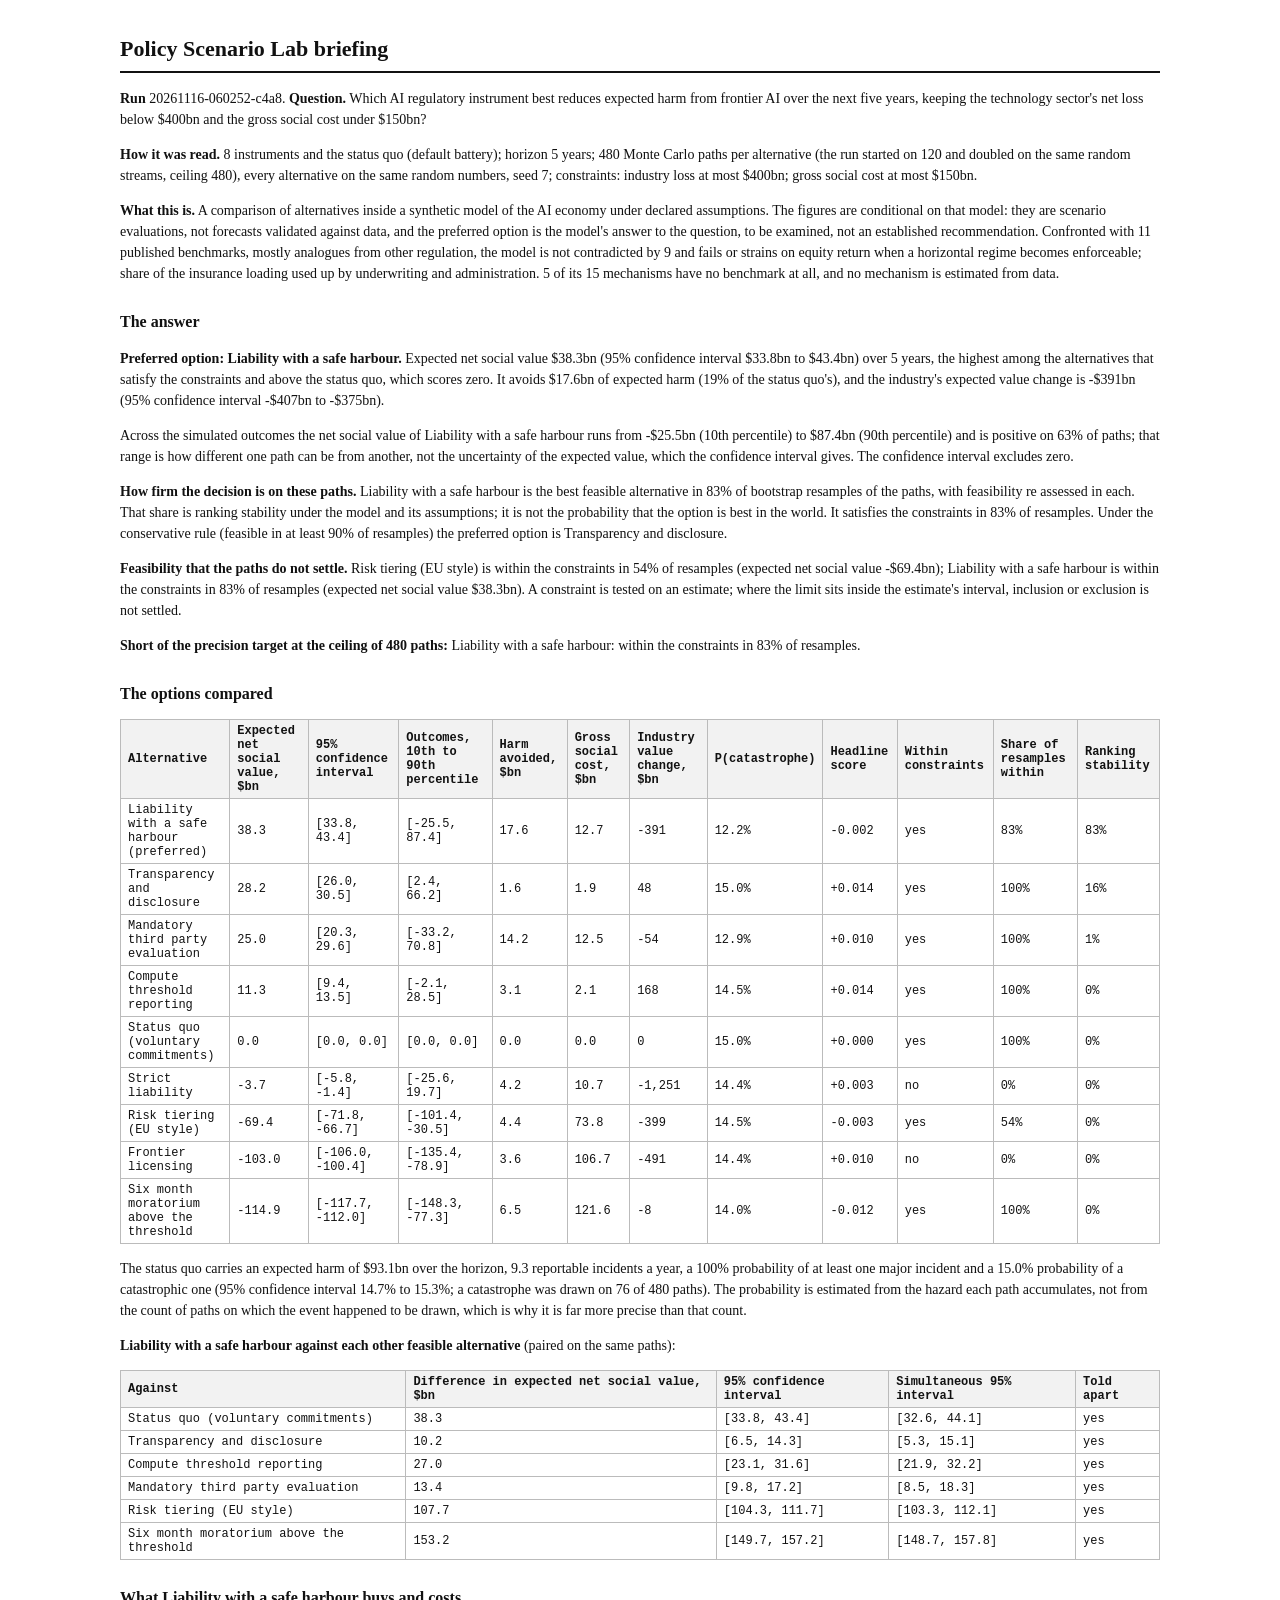
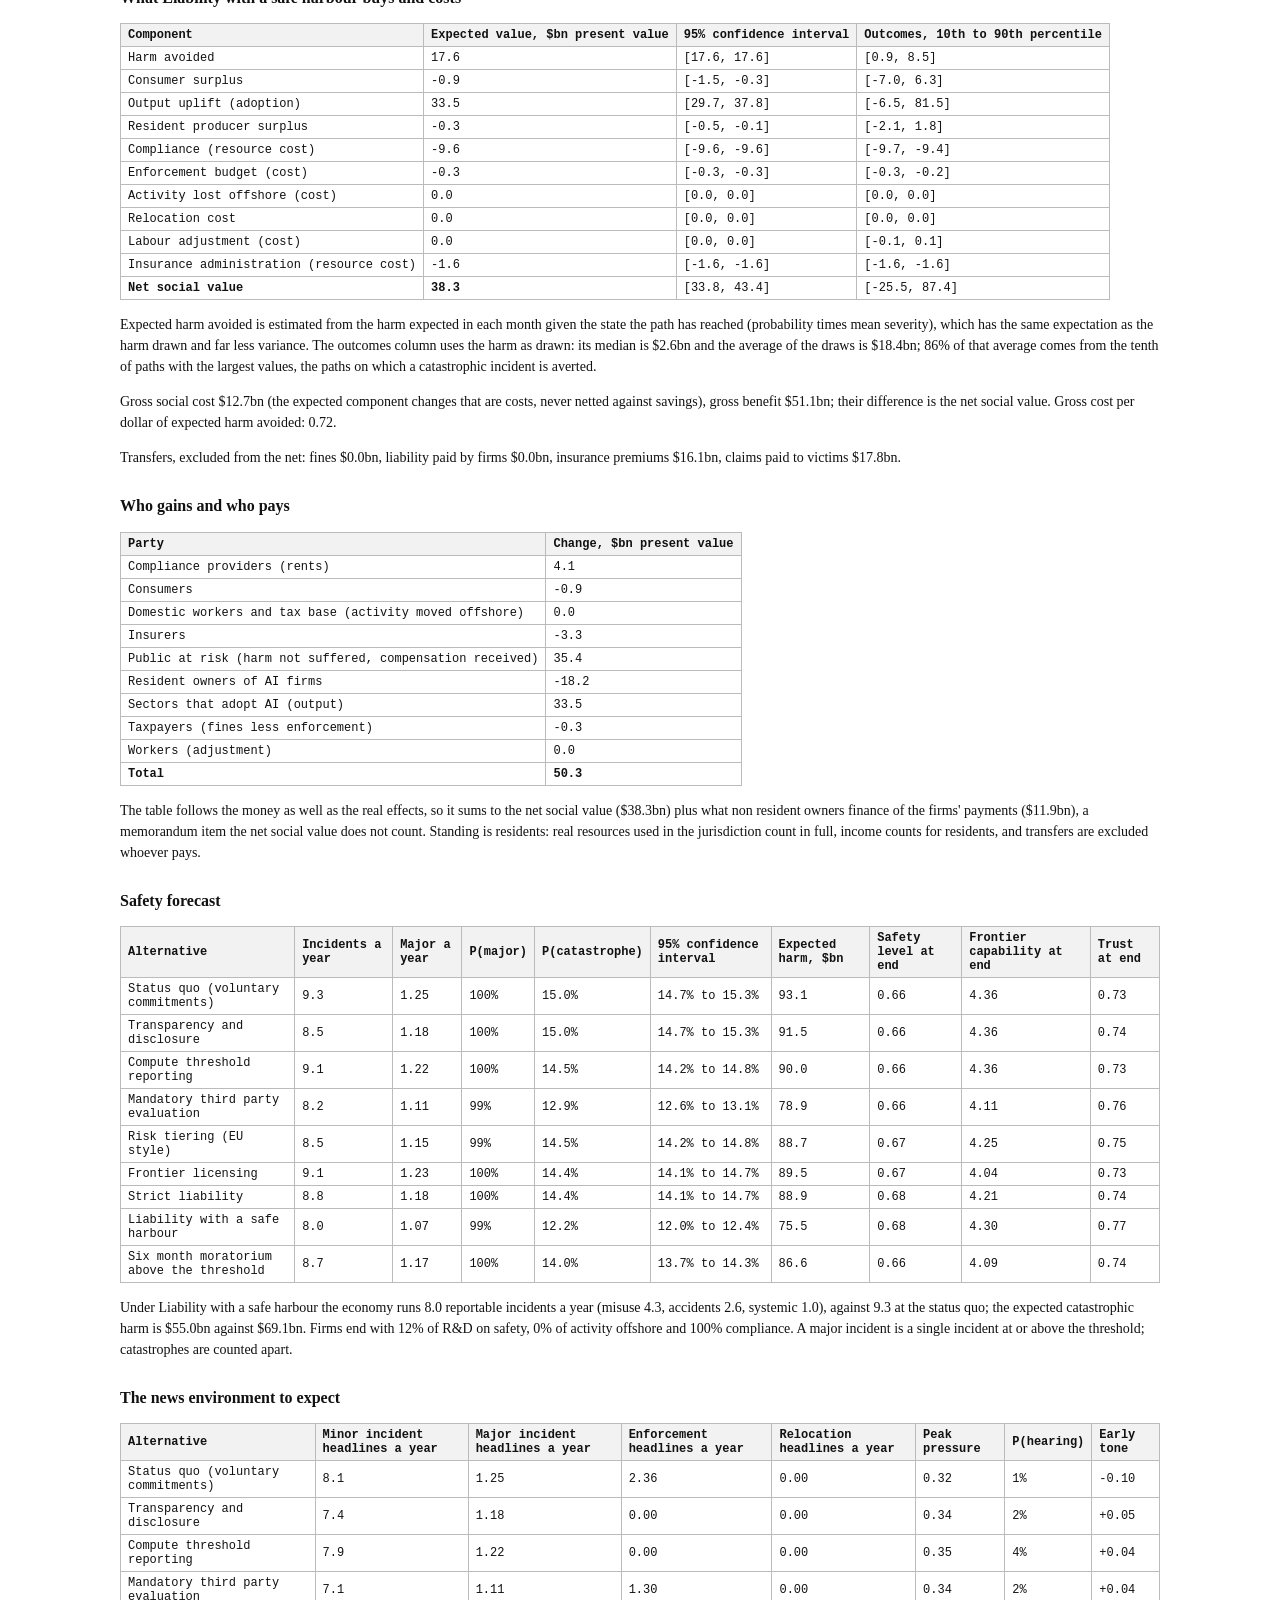
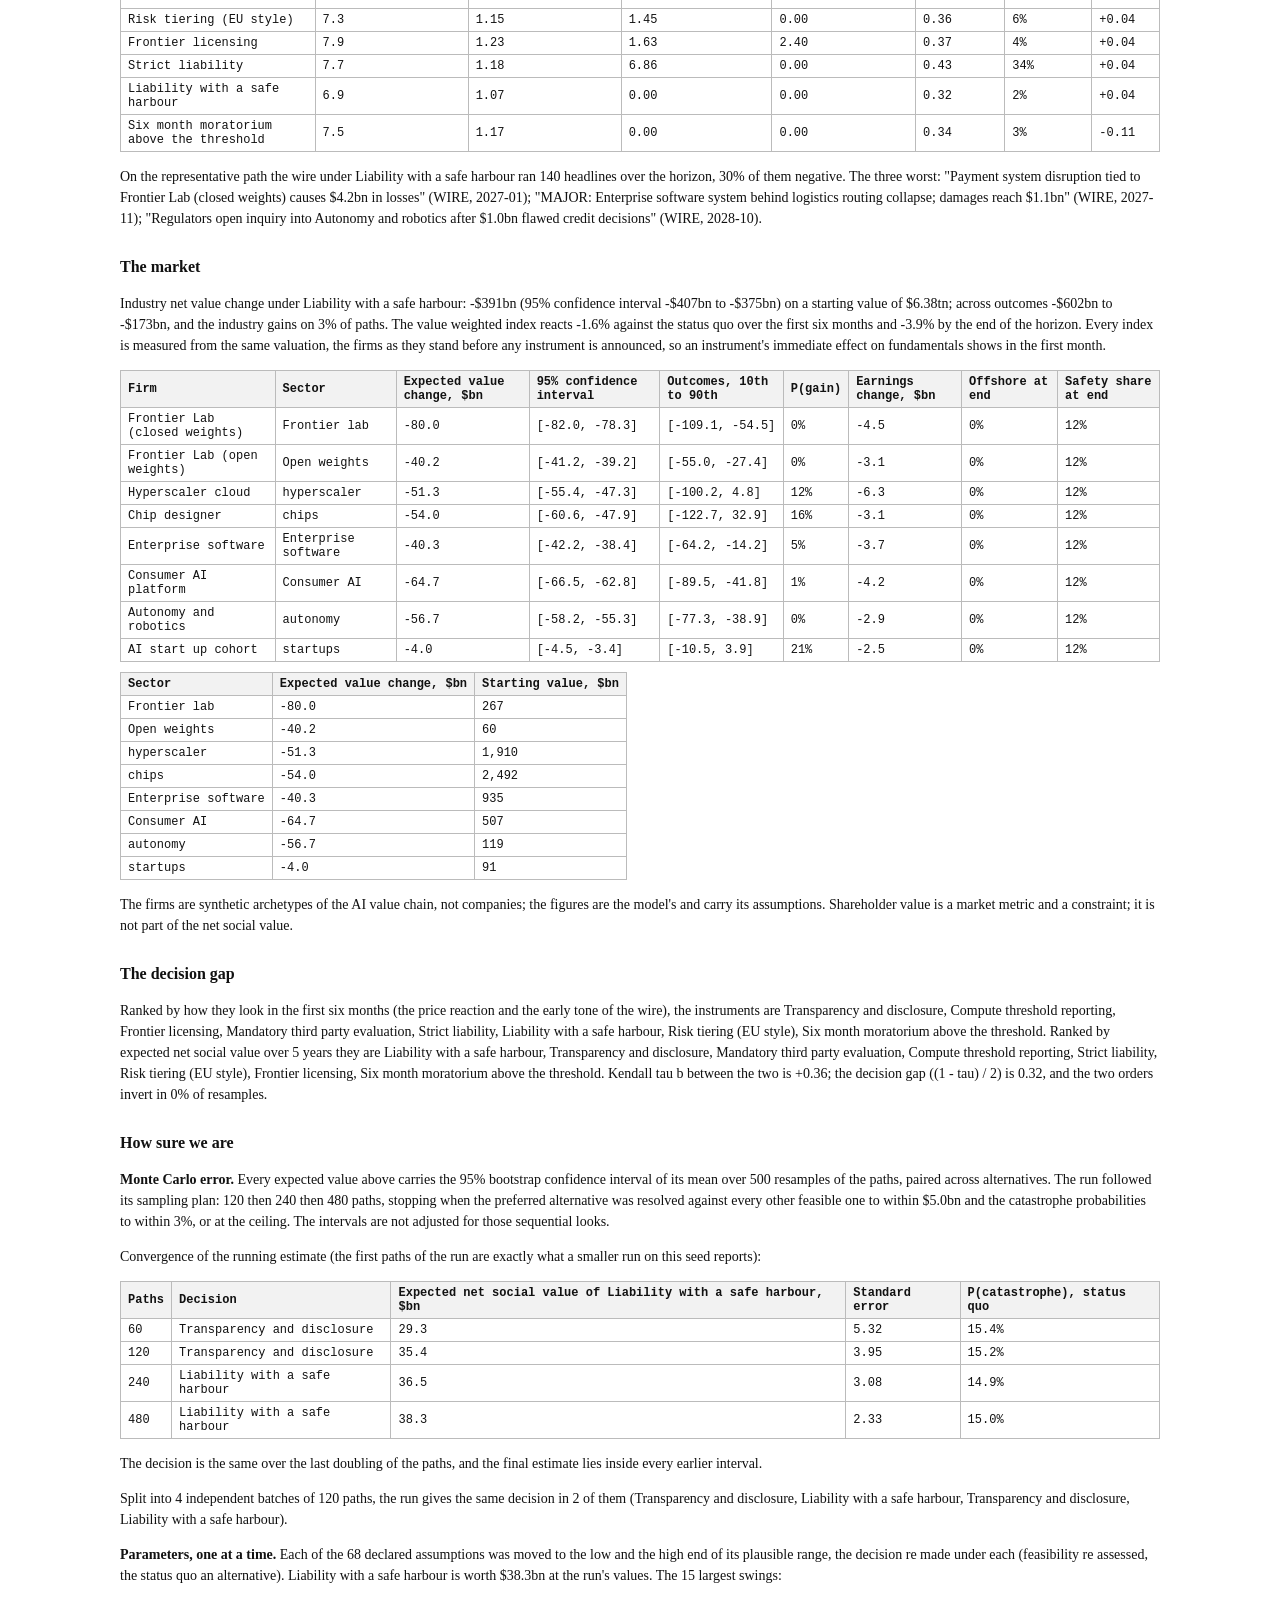
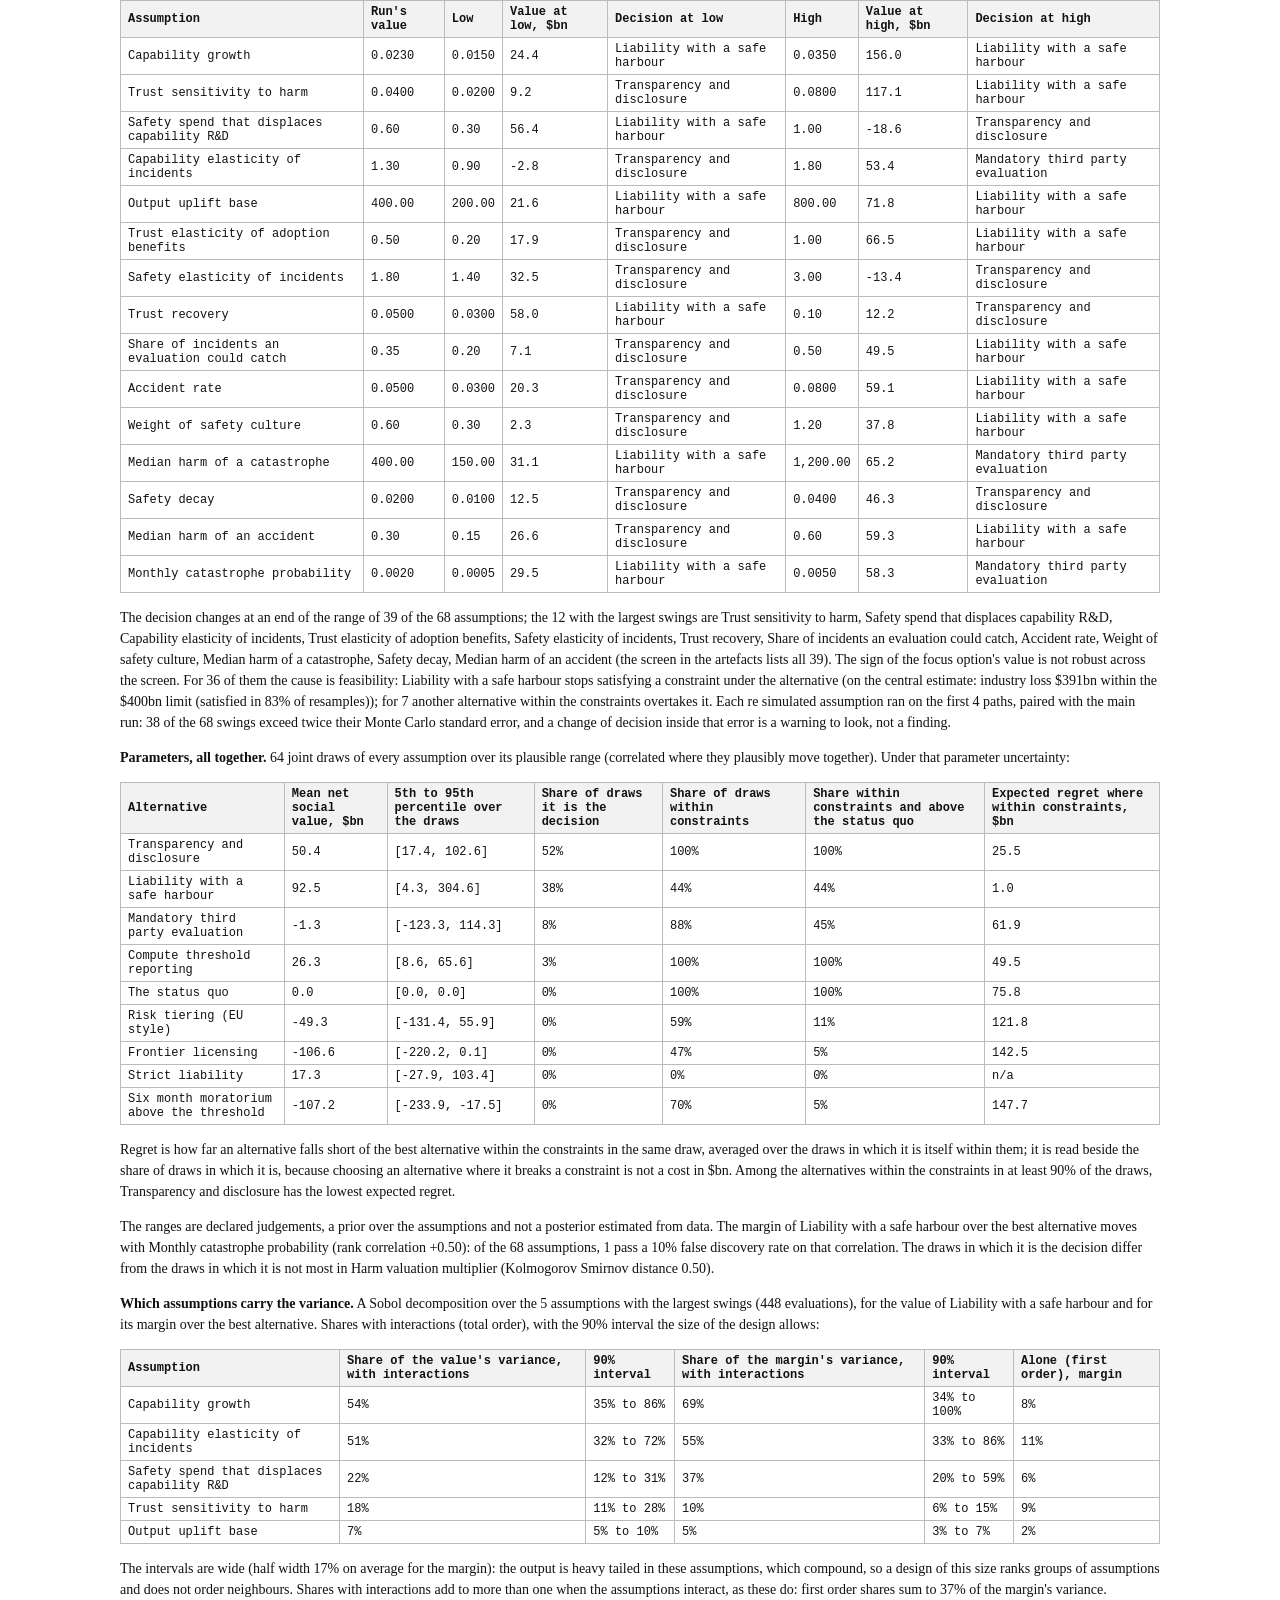
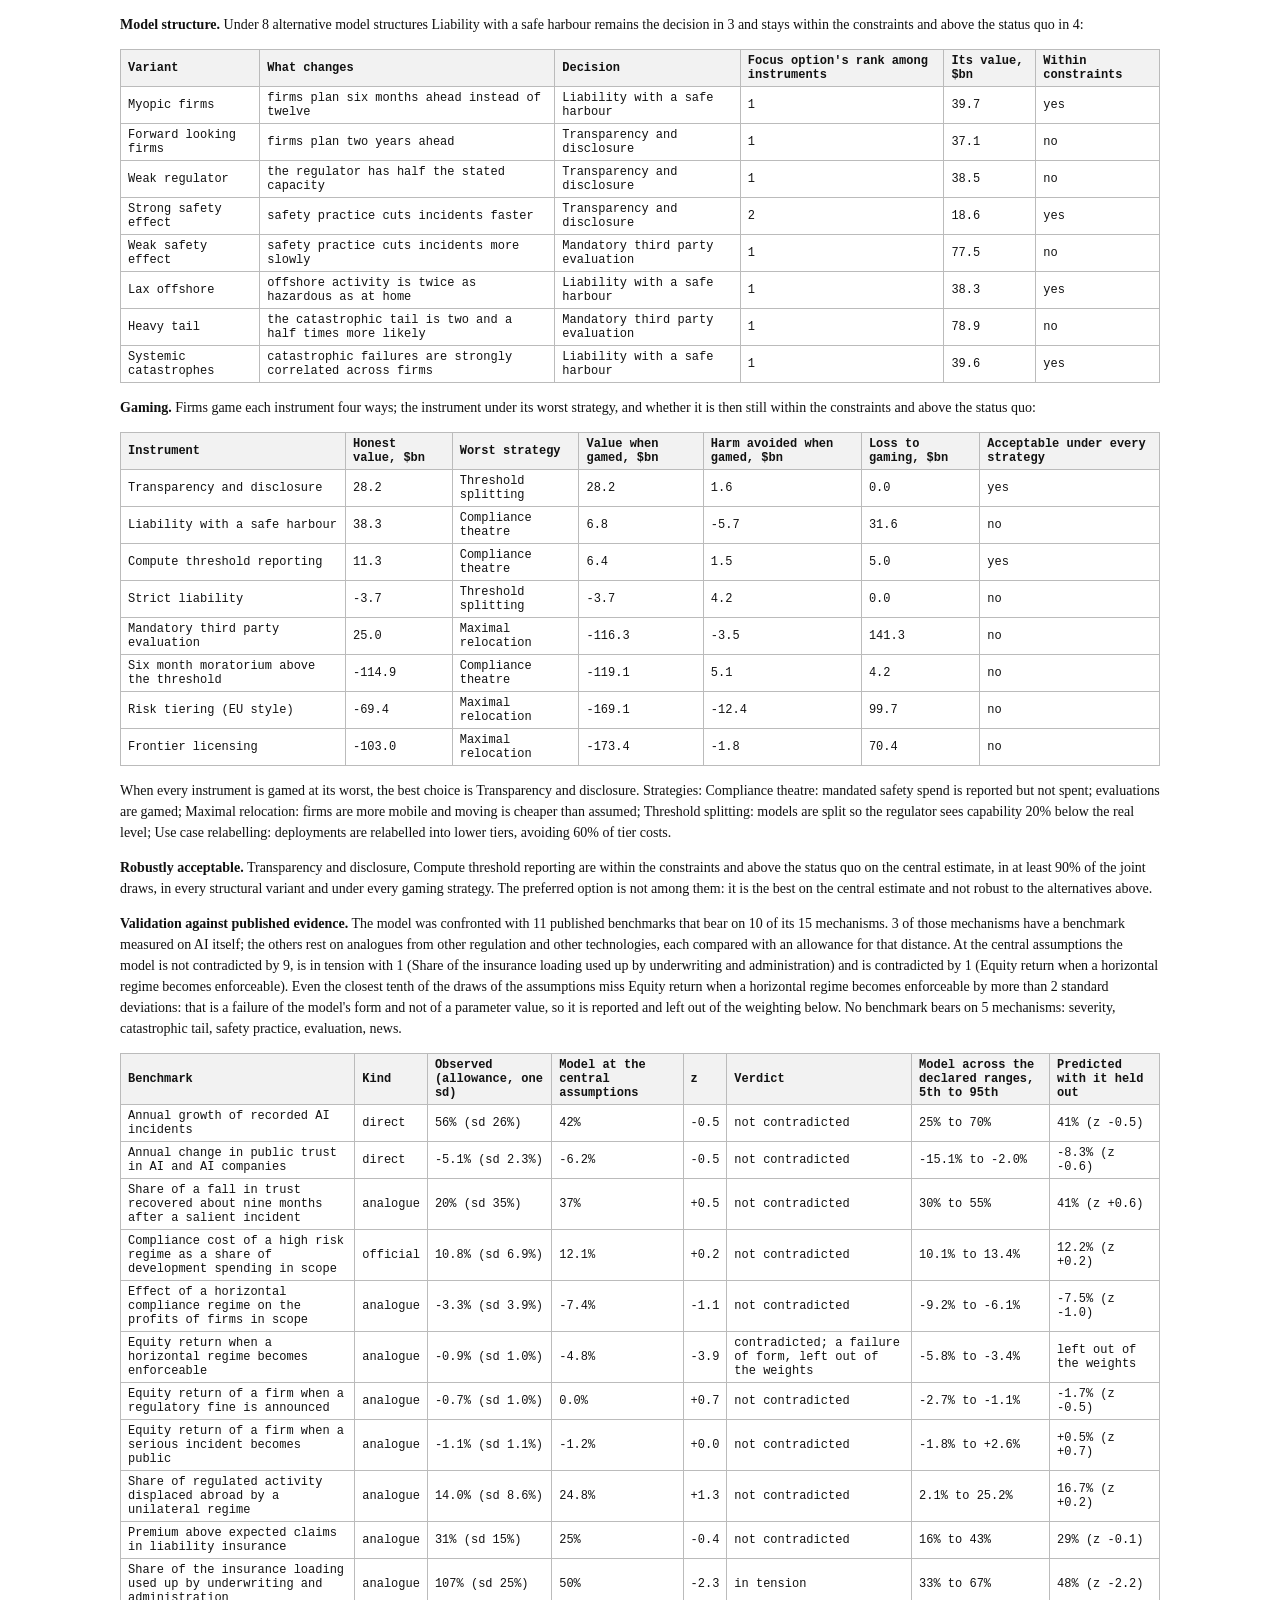
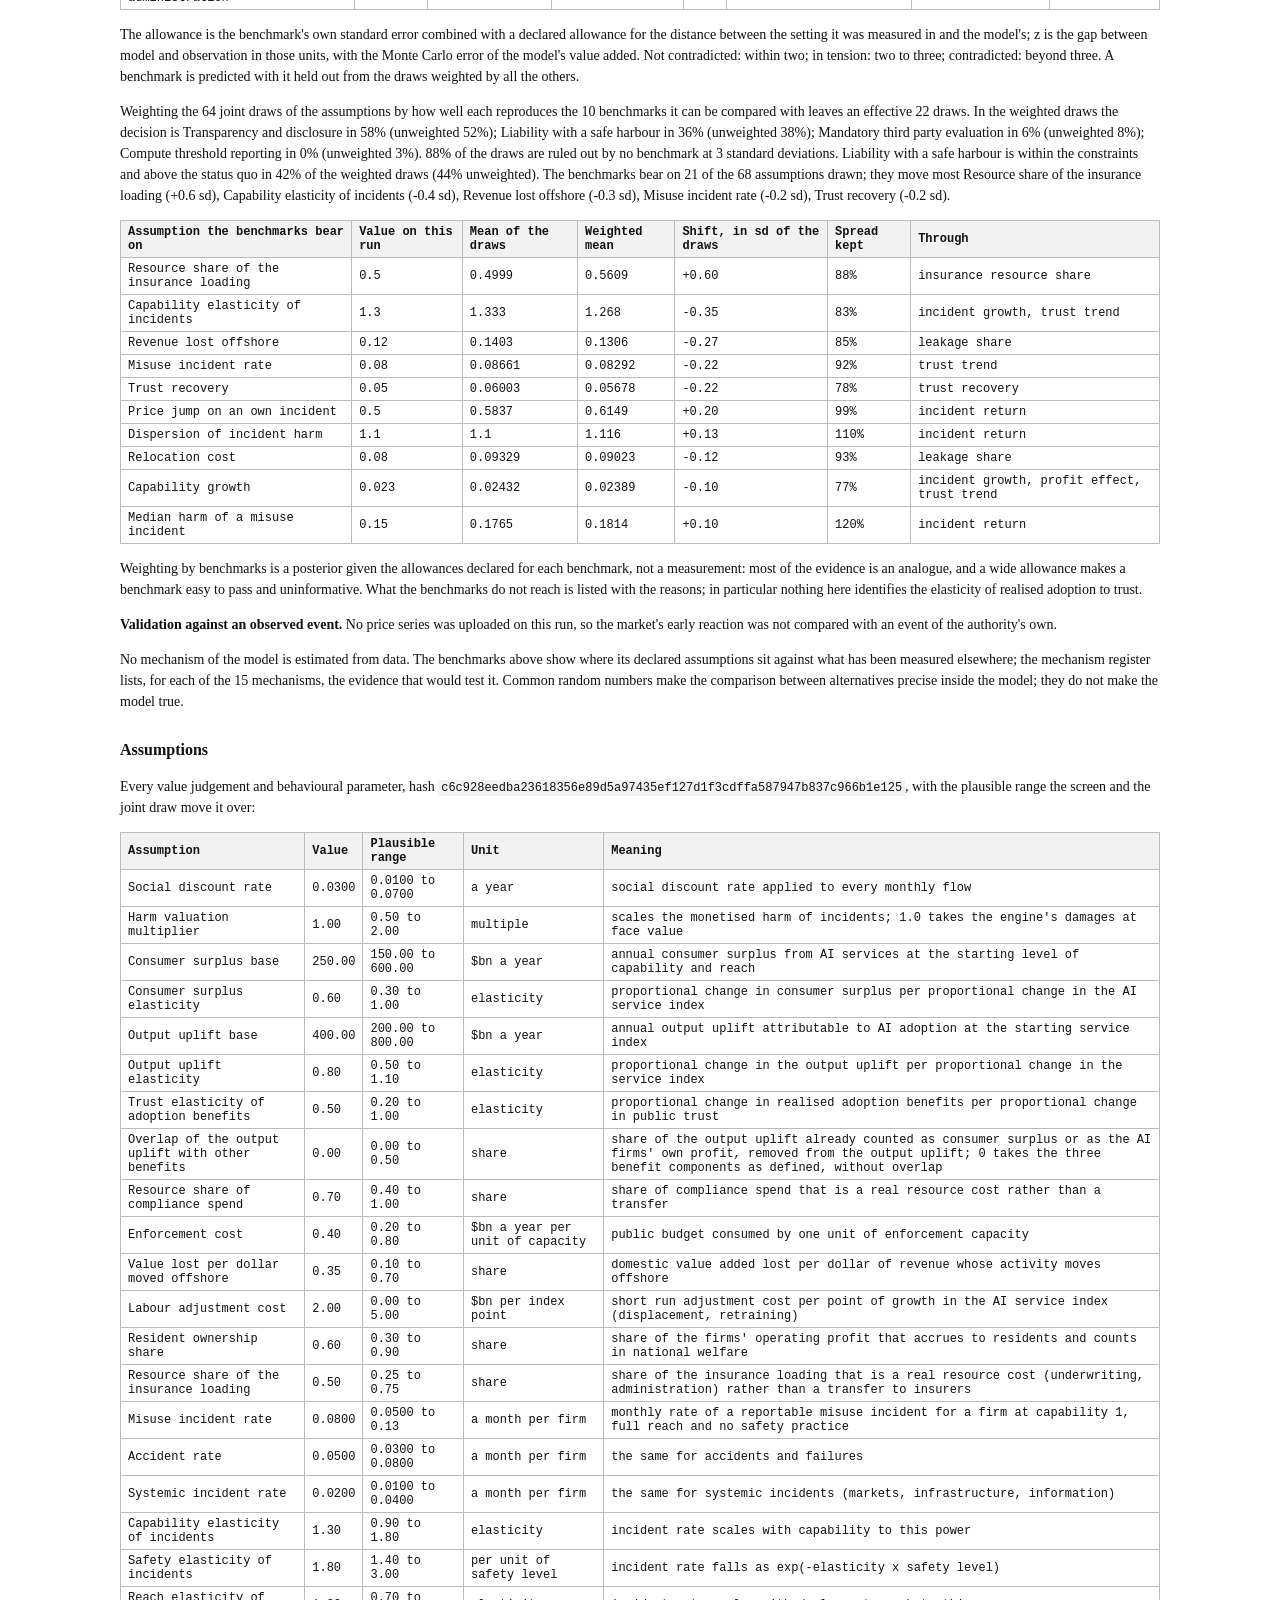
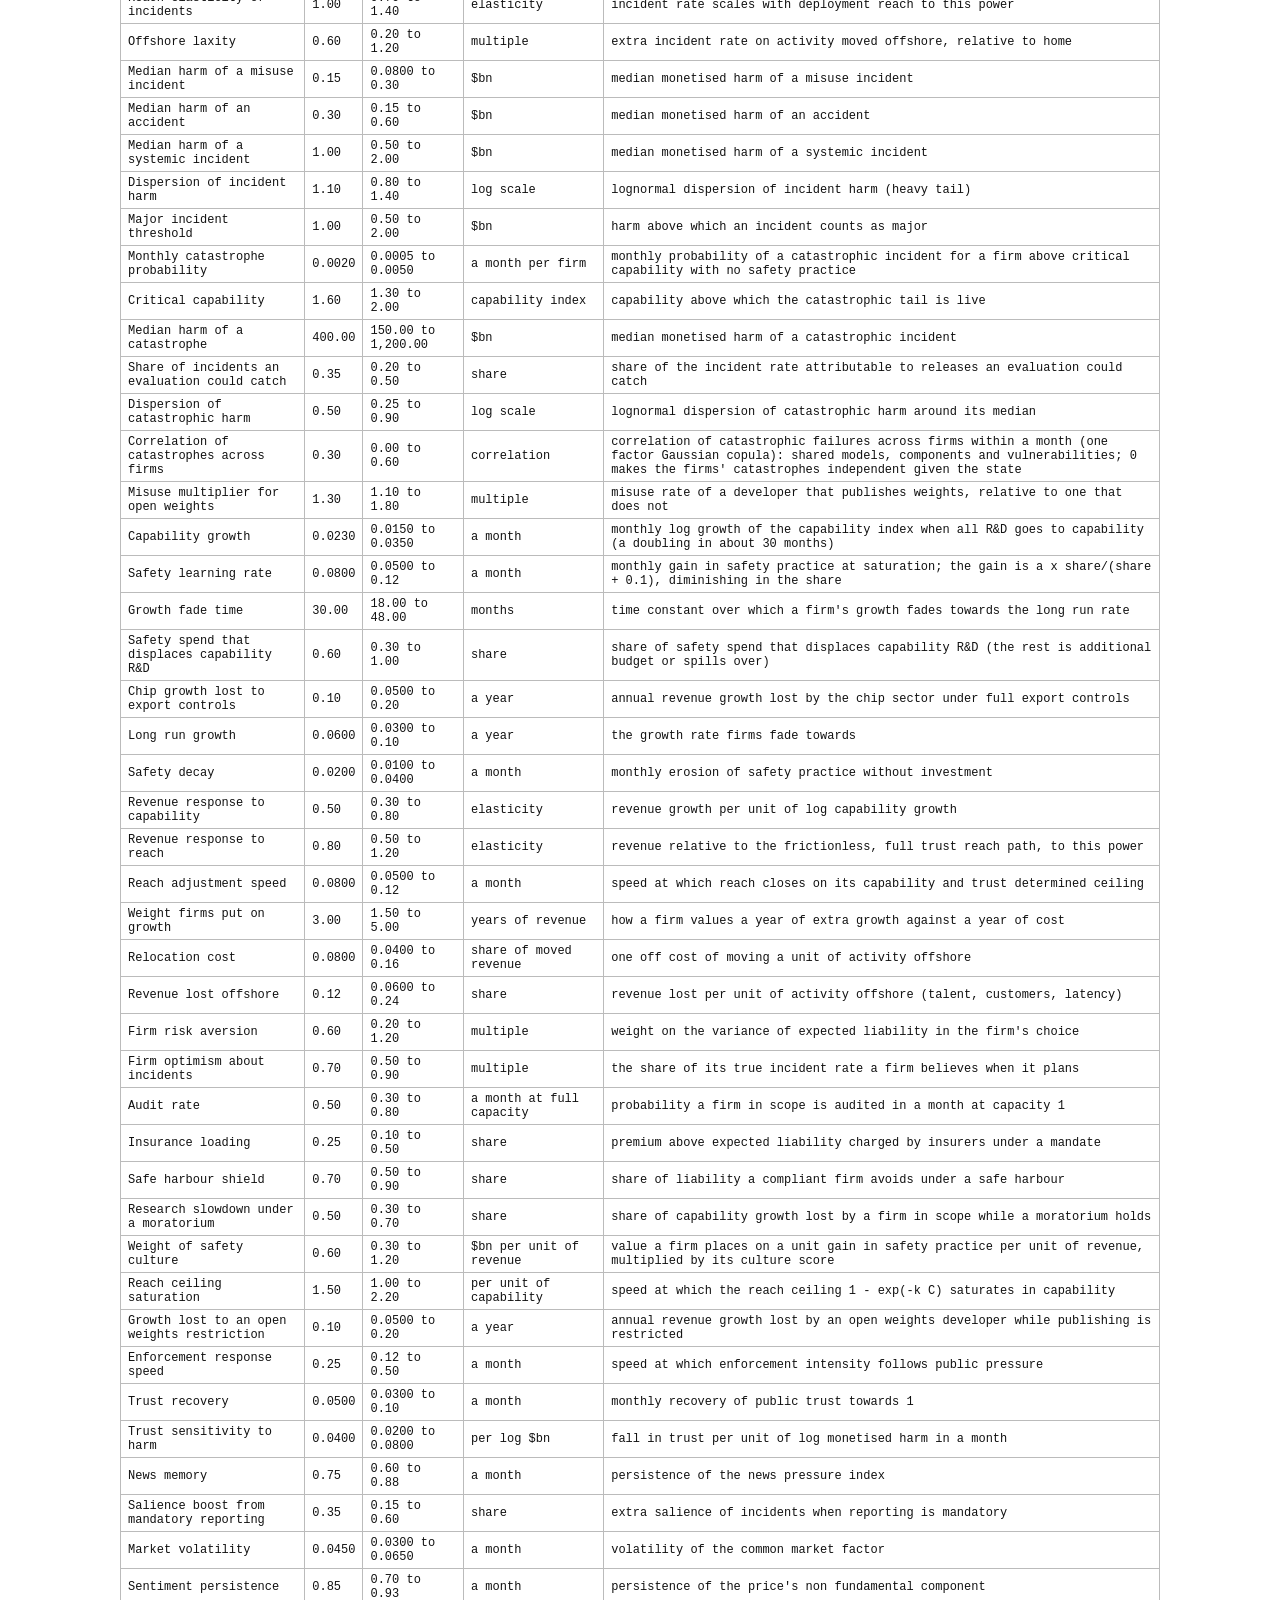
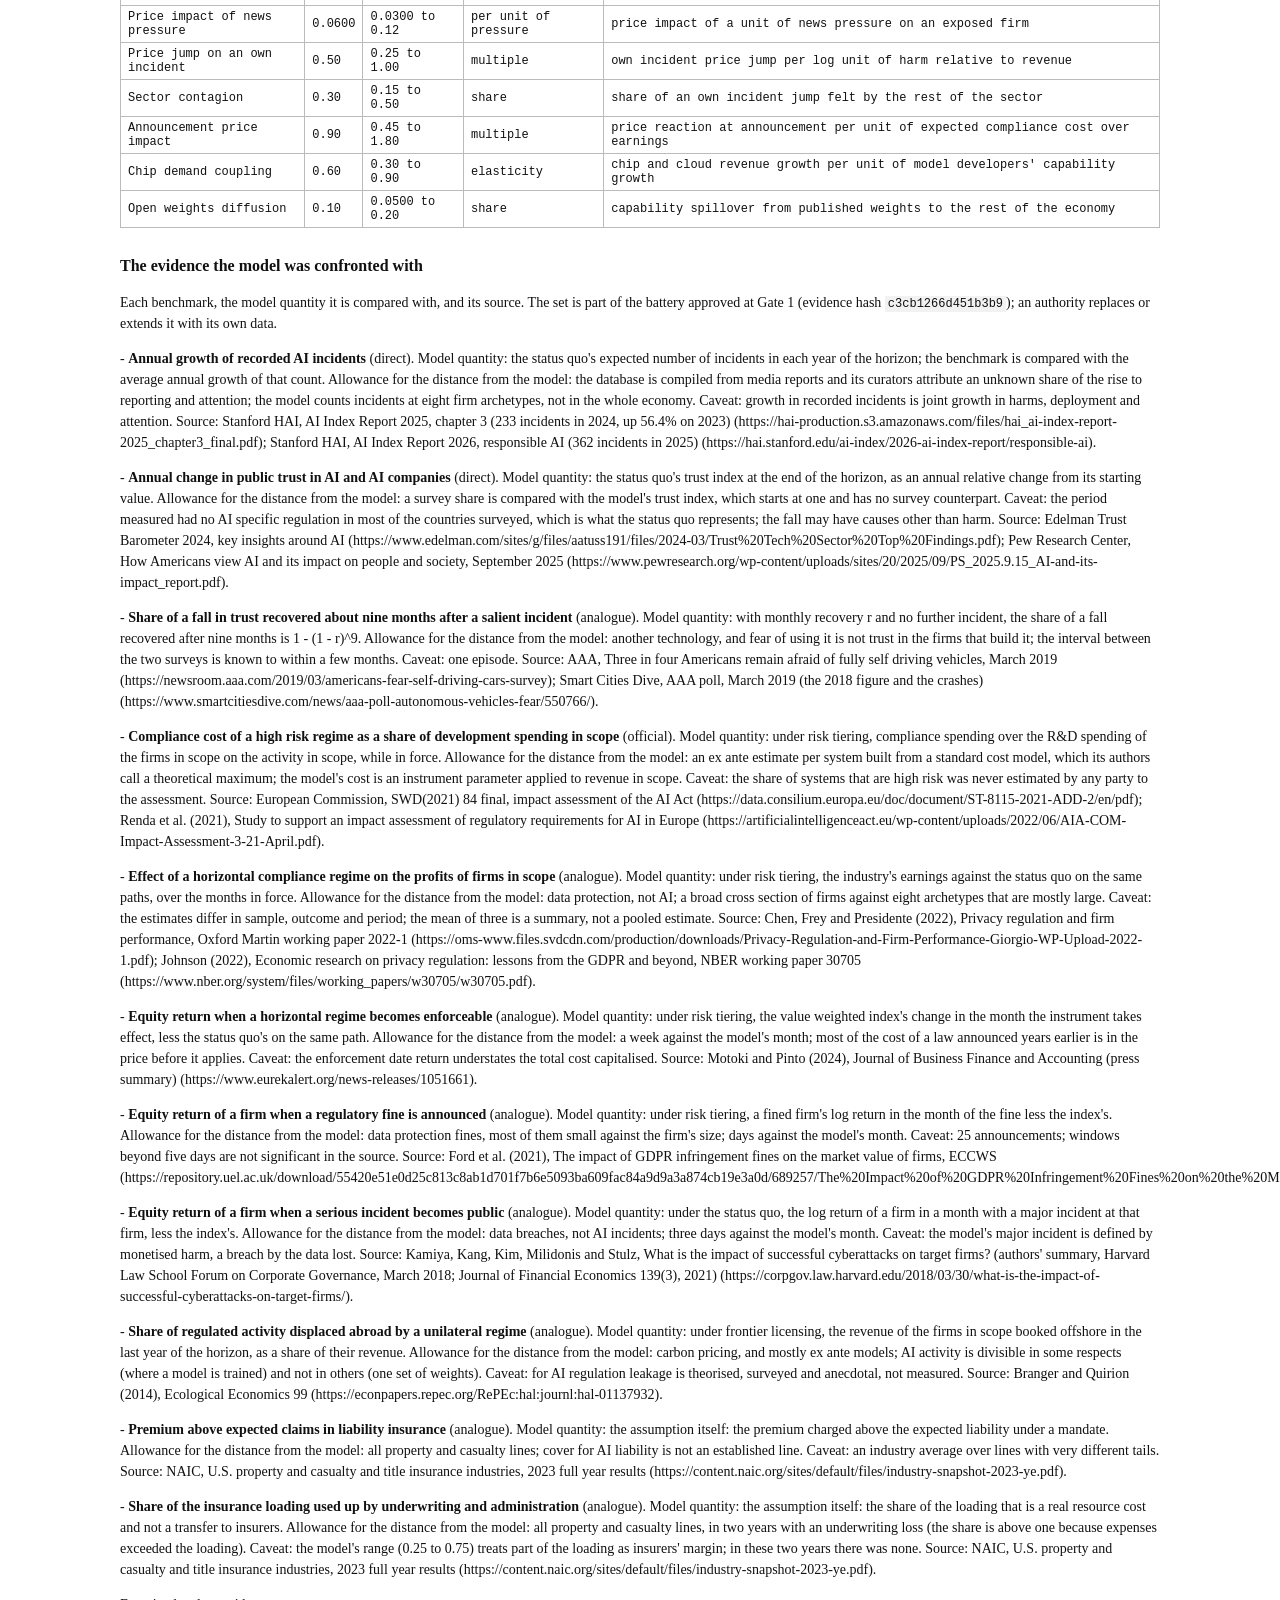
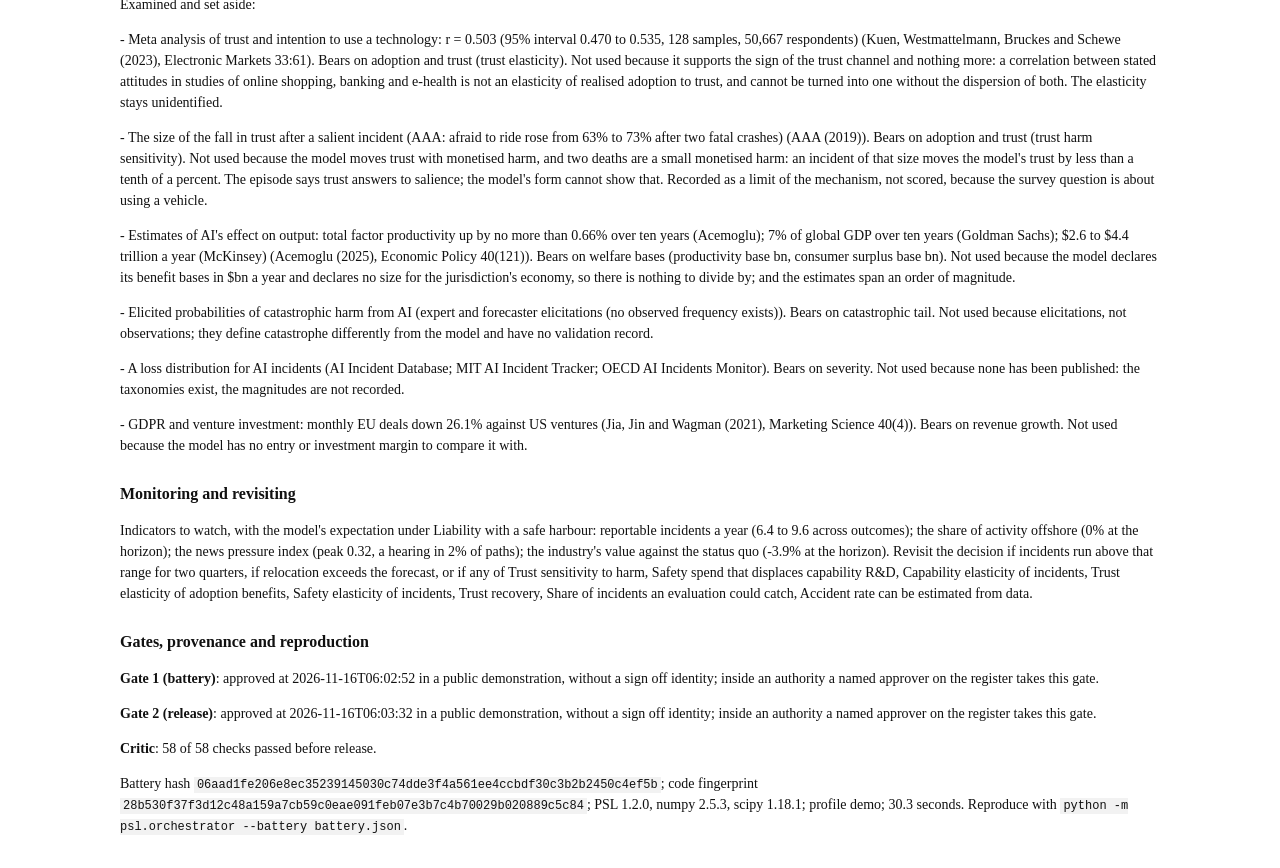
<file: site/data/20261116-060252-c4a8/briefing.html>
<!doctype html><html><head><meta charset='utf-8'><title>Policy Scenario Lab briefing</title><style>body{font:14px/1.5 Georgia,serif;color:#111;max-width:1040px;margin:32px auto;padding:0 20px}h1{font-size:22px;border-bottom:2px solid #111;padding-bottom:6px}h2{font-size:16px;margin-top:26px}table{border-collapse:collapse;font:12px ui-monospace,Menlo,monospace;margin:10px 0}th,td{border:1px solid #bbb;padding:4px 7px;text-align:left}th{background:#f2f2f2}code{font:12px ui-monospace,Menlo,monospace;background:#f2f2f2;padding:1px 3px}@media print{body{margin:0;max-width:none}}</style></head><body><h1>Policy Scenario Lab briefing</h1>
<p><b>Run</b> 20261116-060252-c4a8. <b>Question.</b> Which AI regulatory instrument best reduces expected harm from frontier AI over the next five years, keeping the technology sector&#x27;s net loss below $400bn and the gross social cost under $150bn?</p>
<p><b>How it was read.</b> 8 instruments and the status quo (default battery); horizon 5 years; 480 Monte Carlo paths per alternative (the run started on 120 and doubled on the same random streams, ceiling 480), every alternative on the same random numbers, seed 7; constraints: industry loss at most $400bn; gross social cost at most $150bn.</p>
<p><b>What this is.</b> A comparison of alternatives inside a synthetic model of the AI economy under declared assumptions. The figures are conditional on that model: they are scenario evaluations, not forecasts validated against data, and the preferred option is the model&#x27;s answer to the question, to be examined, not an established recommendation. Confronted with 11 published benchmarks, mostly analogues from other regulation, the model is not contradicted by 9 and fails or strains on equity return when a horizontal regime becomes enforceable; share of the insurance loading used up by underwriting and administration. 5 of its 15 mechanisms have no benchmark at all, and no mechanism is estimated from data.</p>
<h2>The answer</h2>
<p><b>Preferred option: Liability with a safe harbour.</b> Expected net social value $38.3bn (95% confidence interval $33.8bn to $43.4bn) over 5 years, the highest among the alternatives that satisfy the constraints and above the status quo, which scores zero. It avoids $17.6bn of expected harm (19% of the status quo&#x27;s), and the industry&#x27;s expected value change is -$391bn (95% confidence interval -$407bn to -$375bn).</p>
<p>Across the simulated outcomes the net social value of Liability with a safe harbour runs from -$25.5bn (10th percentile) to $87.4bn (90th percentile) and is positive on 63% of paths; that range is how different one path can be from another, not the uncertainty of the expected value, which the confidence interval gives. The confidence interval excludes zero.</p>
<p><b>How firm the decision is on these paths.</b> Liability with a safe harbour is the best feasible alternative in 83% of bootstrap resamples of the paths, with feasibility re assessed in each. That share is ranking stability under the model and its assumptions; it is not the probability that the option is best in the world. It satisfies the constraints in 83% of resamples. Under the conservative rule (feasible in at least 90% of resamples) the preferred option is Transparency and disclosure. </p>
<p><b>Feasibility that the paths do not settle.</b> Risk tiering (EU style) is within the constraints in 54% of resamples (expected net social value -$69.4bn); Liability with a safe harbour is within the constraints in 83% of resamples (expected net social value $38.3bn). A constraint is tested on an estimate; where the limit sits inside the estimate&#x27;s interval, inclusion or exclusion is not settled.</p>
<p><b>Short of the precision target at the ceiling of 480 paths:</b> Liability with a safe harbour: within the constraints in 83% of resamples.</p>
<h2>The options compared</h2>
<table>
<tr><th>Alternative</th><th>Expected net social value, $bn</th><th>95% confidence interval</th><th>Outcomes, 10th to 90th percentile</th><th>Harm avoided, $bn</th><th>Gross social cost, $bn</th><th>Industry value change, $bn</th><th>P(catastrophe)</th><th>Headline score</th><th>Within constraints</th><th>Share of resamples within</th><th>Ranking stability</th></tr>
<tr><td>Liability with a safe harbour (preferred)</td><td>38.3</td><td>[33.8, 43.4]</td><td>[-25.5, 87.4]</td><td>17.6</td><td>12.7</td><td>-391</td><td>12.2%</td><td>-0.002</td><td>yes</td><td>83%</td><td>83%</td></tr>
<tr><td>Transparency and disclosure</td><td>28.2</td><td>[26.0, 30.5]</td><td>[2.4, 66.2]</td><td>1.6</td><td>1.9</td><td>48</td><td>15.0%</td><td>+0.014</td><td>yes</td><td>100%</td><td>16%</td></tr>
<tr><td>Mandatory third party evaluation</td><td>25.0</td><td>[20.3, 29.6]</td><td>[-33.2, 70.8]</td><td>14.2</td><td>12.5</td><td>-54</td><td>12.9%</td><td>+0.010</td><td>yes</td><td>100%</td><td>1%</td></tr>
<tr><td>Compute threshold reporting</td><td>11.3</td><td>[9.4, 13.5]</td><td>[-2.1, 28.5]</td><td>3.1</td><td>2.1</td><td>168</td><td>14.5%</td><td>+0.014</td><td>yes</td><td>100%</td><td>0%</td></tr>
<tr><td>Status quo (voluntary commitments)</td><td>0.0</td><td>[0.0, 0.0]</td><td>[0.0, 0.0]</td><td>0.0</td><td>0.0</td><td>0</td><td>15.0%</td><td>+0.000</td><td>yes</td><td>100%</td><td>0%</td></tr>
<tr><td>Strict liability</td><td>-3.7</td><td>[-5.8, -1.4]</td><td>[-25.6, 19.7]</td><td>4.2</td><td>10.7</td><td>-1,251</td><td>14.4%</td><td>+0.003</td><td>no</td><td>0%</td><td>0%</td></tr>
<tr><td>Risk tiering (EU style)</td><td>-69.4</td><td>[-71.8, -66.7]</td><td>[-101.4, -30.5]</td><td>4.4</td><td>73.8</td><td>-399</td><td>14.5%</td><td>-0.003</td><td>yes</td><td>54%</td><td>0%</td></tr>
<tr><td>Frontier licensing</td><td>-103.0</td><td>[-106.0, -100.4]</td><td>[-135.4, -78.9]</td><td>3.6</td><td>106.7</td><td>-491</td><td>14.4%</td><td>+0.010</td><td>no</td><td>0%</td><td>0%</td></tr>
<tr><td>Six month moratorium above the threshold</td><td>-114.9</td><td>[-117.7, -112.0]</td><td>[-148.3, -77.3]</td><td>6.5</td><td>121.6</td><td>-8</td><td>14.0%</td><td>-0.012</td><td>yes</td><td>100%</td><td>0%</td></tr>
</table>
<p>The status quo carries an expected harm of $93.1bn over the horizon, 9.3 reportable incidents a year, a 100% probability of at least one major incident and a 15.0% probability of a catastrophic one (95% confidence interval 14.7% to 15.3%; a catastrophe was drawn on 76 of 480 paths). The probability is estimated from the hazard each path accumulates, not from the count of paths on which the event happened to be drawn, which is why it is far more precise than that count.</p>
<p><b>Liability with a safe harbour against each other feasible alternative</b> (paired on the same paths):</p>
<table>
<tr><th>Against</th><th>Difference in expected net social value, $bn</th><th>95% confidence interval</th><th>Simultaneous 95% interval</th><th>Told apart</th></tr>
<tr><td>Status quo (voluntary commitments)</td><td>38.3</td><td>[33.8, 43.4]</td><td>[32.6, 44.1]</td><td>yes</td></tr>
<tr><td>Transparency and disclosure</td><td>10.2</td><td>[6.5, 14.3]</td><td>[5.3, 15.1]</td><td>yes</td></tr>
<tr><td>Compute threshold reporting</td><td>27.0</td><td>[23.1, 31.6]</td><td>[21.9, 32.2]</td><td>yes</td></tr>
<tr><td>Mandatory third party evaluation</td><td>13.4</td><td>[9.8, 17.2]</td><td>[8.5, 18.3]</td><td>yes</td></tr>
<tr><td>Risk tiering (EU style)</td><td>107.7</td><td>[104.3, 111.7]</td><td>[103.3, 112.1]</td><td>yes</td></tr>
<tr><td>Six month moratorium above the threshold</td><td>153.2</td><td>[149.7, 157.2]</td><td>[148.7, 157.8]</td><td>yes</td></tr>
</table>
<h2>What Liability with a safe harbour buys and costs</h2>
<table>
<tr><th>Component</th><th>Expected value, $bn present value</th><th>95% confidence interval</th><th>Outcomes, 10th to 90th percentile</th></tr>
<tr><td>Harm avoided</td><td>17.6</td><td>[17.6, 17.6]</td><td>[0.9, 8.5]</td></tr>
<tr><td>Consumer surplus</td><td>-0.9</td><td>[-1.5, -0.3]</td><td>[-7.0, 6.3]</td></tr>
<tr><td>Output uplift (adoption)</td><td>33.5</td><td>[29.7, 37.8]</td><td>[-6.5, 81.5]</td></tr>
<tr><td>Resident producer surplus</td><td>-0.3</td><td>[-0.5, -0.1]</td><td>[-2.1, 1.8]</td></tr>
<tr><td>Compliance (resource cost)</td><td>-9.6</td><td>[-9.6, -9.6]</td><td>[-9.7, -9.4]</td></tr>
<tr><td>Enforcement budget (cost)</td><td>-0.3</td><td>[-0.3, -0.3]</td><td>[-0.3, -0.2]</td></tr>
<tr><td>Activity lost offshore (cost)</td><td>0.0</td><td>[0.0, 0.0]</td><td>[0.0, 0.0]</td></tr>
<tr><td>Relocation cost</td><td>0.0</td><td>[0.0, 0.0]</td><td>[0.0, 0.0]</td></tr>
<tr><td>Labour adjustment (cost)</td><td>0.0</td><td>[0.0, 0.0]</td><td>[-0.1, 0.1]</td></tr>
<tr><td>Insurance administration (resource cost)</td><td>-1.6</td><td>[-1.6, -1.6]</td><td>[-1.6, -1.6]</td></tr>
<tr><td><b>Net social value</b></td><td><b>38.3</b></td><td>[33.8, 43.4]</td><td>[-25.5, 87.4]</td></tr>
</table>
<p>Expected harm avoided is estimated from the harm expected in each month given the state the path has reached (probability times mean severity), which has the same expectation as the harm drawn and far less variance. The outcomes column uses the harm as drawn: its median is $2.6bn and the average of the draws is $18.4bn; 86% of that average comes from the tenth of paths with the largest values, the paths on which a catastrophic incident is averted.</p>
<p>Gross social cost $12.7bn (the expected component changes that are costs, never netted against savings), gross benefit $51.1bn; their difference is the net social value. Gross cost per dollar of expected harm avoided: 0.72.</p>
<p>Transfers, excluded from the net: fines $0.0bn, liability paid by firms $0.0bn, insurance premiums $16.1bn, claims paid to victims $17.8bn.</p>
<h2>Who gains and who pays</h2>
<table>
<tr><th>Party</th><th>Change, $bn present value</th></tr>
<tr><td>Compliance providers (rents)</td><td>4.1</td></tr>
<tr><td>Consumers</td><td>-0.9</td></tr>
<tr><td>Domestic workers and tax base (activity moved offshore)</td><td>0.0</td></tr>
<tr><td>Insurers</td><td>-3.3</td></tr>
<tr><td>Public at risk (harm not suffered, compensation received)</td><td>35.4</td></tr>
<tr><td>Resident owners of AI firms</td><td>-18.2</td></tr>
<tr><td>Sectors that adopt AI (output)</td><td>33.5</td></tr>
<tr><td>Taxpayers (fines less enforcement)</td><td>-0.3</td></tr>
<tr><td>Workers (adjustment)</td><td>0.0</td></tr>
<tr><td><b>Total</b></td><td><b>50.3</b></td></tr>
</table>
<p>The table follows the money as well as the real effects, so it sums to the net social value ($38.3bn) plus what non resident owners finance of the firms&#x27; payments ($11.9bn), a memorandum item the net social value does not count. Standing is residents: real resources used in the jurisdiction count in full, income counts for residents, and transfers are excluded whoever pays.</p>
<h2>Safety forecast</h2>
<table>
<tr><th>Alternative</th><th>Incidents a year</th><th>Major a year</th><th>P(major)</th><th>P(catastrophe)</th><th>95% confidence interval</th><th>Expected harm, $bn</th><th>Safety level at end</th><th>Frontier capability at end</th><th>Trust at end</th></tr>
<tr><td>Status quo (voluntary commitments)</td><td>9.3</td><td>1.25</td><td>100%</td><td>15.0%</td><td>14.7% to 15.3%</td><td>93.1</td><td>0.66</td><td>4.36</td><td>0.73</td></tr>
<tr><td>Transparency and disclosure</td><td>8.5</td><td>1.18</td><td>100%</td><td>15.0%</td><td>14.7% to 15.3%</td><td>91.5</td><td>0.66</td><td>4.36</td><td>0.74</td></tr>
<tr><td>Compute threshold reporting</td><td>9.1</td><td>1.22</td><td>100%</td><td>14.5%</td><td>14.2% to 14.8%</td><td>90.0</td><td>0.66</td><td>4.36</td><td>0.73</td></tr>
<tr><td>Mandatory third party evaluation</td><td>8.2</td><td>1.11</td><td>99%</td><td>12.9%</td><td>12.6% to 13.1%</td><td>78.9</td><td>0.66</td><td>4.11</td><td>0.76</td></tr>
<tr><td>Risk tiering (EU style)</td><td>8.5</td><td>1.15</td><td>99%</td><td>14.5%</td><td>14.2% to 14.8%</td><td>88.7</td><td>0.67</td><td>4.25</td><td>0.75</td></tr>
<tr><td>Frontier licensing</td><td>9.1</td><td>1.23</td><td>100%</td><td>14.4%</td><td>14.1% to 14.7%</td><td>89.5</td><td>0.67</td><td>4.04</td><td>0.73</td></tr>
<tr><td>Strict liability</td><td>8.8</td><td>1.18</td><td>100%</td><td>14.4%</td><td>14.1% to 14.7%</td><td>88.9</td><td>0.68</td><td>4.21</td><td>0.74</td></tr>
<tr><td>Liability with a safe harbour</td><td>8.0</td><td>1.07</td><td>99%</td><td>12.2%</td><td>12.0% to 12.4%</td><td>75.5</td><td>0.68</td><td>4.30</td><td>0.77</td></tr>
<tr><td>Six month moratorium above the threshold</td><td>8.7</td><td>1.17</td><td>100%</td><td>14.0%</td><td>13.7% to 14.3%</td><td>86.6</td><td>0.66</td><td>4.09</td><td>0.74</td></tr>
</table>
<p>Under Liability with a safe harbour the economy runs 8.0 reportable incidents a year (misuse 4.3, accidents 2.6, systemic 1.0), against 9.3 at the status quo; the expected catastrophic harm is $55.0bn against $69.1bn. Firms end with 12% of R&amp;D on safety, 0% of activity offshore and 100% compliance. A major incident is a single incident at or above the threshold; catastrophes are counted apart.</p>
<h2>The news environment to expect</h2>
<table>
<tr><th>Alternative</th><th>Minor incident headlines a year</th><th>Major incident headlines a year</th><th>Enforcement headlines a year</th><th>Relocation headlines a year</th><th>Peak pressure</th><th>P(hearing)</th><th>Early tone</th></tr>
<tr><td>Status quo (voluntary commitments)</td><td>8.1</td><td>1.25</td><td>2.36</td><td>0.00</td><td>0.32</td><td>1%</td><td>-0.10</td></tr>
<tr><td>Transparency and disclosure</td><td>7.4</td><td>1.18</td><td>0.00</td><td>0.00</td><td>0.34</td><td>2%</td><td>+0.05</td></tr>
<tr><td>Compute threshold reporting</td><td>7.9</td><td>1.22</td><td>0.00</td><td>0.00</td><td>0.35</td><td>4%</td><td>+0.04</td></tr>
<tr><td>Mandatory third party evaluation</td><td>7.1</td><td>1.11</td><td>1.30</td><td>0.00</td><td>0.34</td><td>2%</td><td>+0.04</td></tr>
<tr><td>Risk tiering (EU style)</td><td>7.3</td><td>1.15</td><td>1.45</td><td>0.00</td><td>0.36</td><td>6%</td><td>+0.04</td></tr>
<tr><td>Frontier licensing</td><td>7.9</td><td>1.23</td><td>1.63</td><td>2.40</td><td>0.37</td><td>4%</td><td>+0.04</td></tr>
<tr><td>Strict liability</td><td>7.7</td><td>1.18</td><td>6.86</td><td>0.00</td><td>0.43</td><td>34%</td><td>+0.04</td></tr>
<tr><td>Liability with a safe harbour</td><td>6.9</td><td>1.07</td><td>0.00</td><td>0.00</td><td>0.32</td><td>2%</td><td>+0.04</td></tr>
<tr><td>Six month moratorium above the threshold</td><td>7.5</td><td>1.17</td><td>0.00</td><td>0.00</td><td>0.34</td><td>3%</td><td>-0.11</td></tr>
</table>
<p>On the representative path the wire under Liability with a safe harbour ran 140 headlines over the horizon, 30% of them negative. The three worst: &quot;Payment system disruption tied to Frontier Lab (closed weights) causes $4.2bn in losses&quot; (WIRE, 2027-01); &quot;MAJOR: Enterprise software system behind logistics routing collapse; damages reach $1.1bn&quot; (WIRE, 2027-11); &quot;Regulators open inquiry into Autonomy and robotics after $1.0bn flawed credit decisions&quot; (WIRE, 2028-10).</p>
<h2>The market</h2>
<p>Industry net value change under Liability with a safe harbour: -$391bn (95% confidence interval -$407bn to -$375bn) on a starting value of $6.38tn; across outcomes -$602bn to -$173bn, and the industry gains on 3% of paths. The value weighted index reacts -1.6% against the status quo over the first six months and -3.9% by the end of the horizon. Every index is measured from the same valuation, the firms as they stand before any instrument is announced, so an instrument&#x27;s immediate effect on fundamentals shows in the first month.</p>
<table>
<tr><th>Firm</th><th>Sector</th><th>Expected value change, $bn</th><th>95% confidence interval</th><th>Outcomes, 10th to 90th</th><th>P(gain)</th><th>Earnings change, $bn</th><th>Offshore at end</th><th>Safety share at end</th></tr>
<tr><td>Frontier Lab (closed weights)</td><td>Frontier lab</td><td>-80.0</td><td>[-82.0, -78.3]</td><td>[-109.1, -54.5]</td><td>0%</td><td>-4.5</td><td>0%</td><td>12%</td></tr>
<tr><td>Frontier Lab (open weights)</td><td>Open weights</td><td>-40.2</td><td>[-41.2, -39.2]</td><td>[-55.0, -27.4]</td><td>0%</td><td>-3.1</td><td>0%</td><td>12%</td></tr>
<tr><td>Hyperscaler cloud</td><td>hyperscaler</td><td>-51.3</td><td>[-55.4, -47.3]</td><td>[-100.2, 4.8]</td><td>12%</td><td>-6.3</td><td>0%</td><td>12%</td></tr>
<tr><td>Chip designer</td><td>chips</td><td>-54.0</td><td>[-60.6, -47.9]</td><td>[-122.7, 32.9]</td><td>16%</td><td>-3.1</td><td>0%</td><td>12%</td></tr>
<tr><td>Enterprise software</td><td>Enterprise software</td><td>-40.3</td><td>[-42.2, -38.4]</td><td>[-64.2, -14.2]</td><td>5%</td><td>-3.7</td><td>0%</td><td>12%</td></tr>
<tr><td>Consumer AI platform</td><td>Consumer AI</td><td>-64.7</td><td>[-66.5, -62.8]</td><td>[-89.5, -41.8]</td><td>1%</td><td>-4.2</td><td>0%</td><td>12%</td></tr>
<tr><td>Autonomy and robotics</td><td>autonomy</td><td>-56.7</td><td>[-58.2, -55.3]</td><td>[-77.3, -38.9]</td><td>0%</td><td>-2.9</td><td>0%</td><td>12%</td></tr>
<tr><td>AI start up cohort</td><td>startups</td><td>-4.0</td><td>[-4.5, -3.4]</td><td>[-10.5, 3.9]</td><td>21%</td><td>-2.5</td><td>0%</td><td>12%</td></tr>
</table>
<table>
<tr><th>Sector</th><th>Expected value change, $bn</th><th>Starting value, $bn</th></tr>
<tr><td>Frontier lab</td><td>-80.0</td><td>267</td></tr>
<tr><td>Open weights</td><td>-40.2</td><td>60</td></tr>
<tr><td>hyperscaler</td><td>-51.3</td><td>1,910</td></tr>
<tr><td>chips</td><td>-54.0</td><td>2,492</td></tr>
<tr><td>Enterprise software</td><td>-40.3</td><td>935</td></tr>
<tr><td>Consumer AI</td><td>-64.7</td><td>507</td></tr>
<tr><td>autonomy</td><td>-56.7</td><td>119</td></tr>
<tr><td>startups</td><td>-4.0</td><td>91</td></tr>
</table>
<p>The firms are synthetic archetypes of the AI value chain, not companies; the figures are the model&#x27;s and carry its assumptions. Shareholder value is a market metric and a constraint; it is not part of the net social value.</p>
<h2>The decision gap</h2>
<p>Ranked by how they look in the first six months (the price reaction and the early tone of the wire), the instruments are Transparency and disclosure, Compute threshold reporting, Frontier licensing, Mandatory third party evaluation, Strict liability, Liability with a safe harbour, Risk tiering (EU style), Six month moratorium above the threshold. Ranked by expected net social value over 5 years they are Liability with a safe harbour, Transparency and disclosure, Mandatory third party evaluation, Compute threshold reporting, Strict liability, Risk tiering (EU style), Frontier licensing, Six month moratorium above the threshold. Kendall tau b between the two is +0.36; the decision gap ((1 - tau) / 2) is 0.32, and the two orders invert in 0% of resamples.</p>
<h2>How sure we are</h2>
<p><b>Monte Carlo error.</b> Every expected value above carries the 95% bootstrap confidence interval of its mean over 500 resamples of the paths, paired across alternatives. The run followed its sampling plan: 120 then 240 then 480 paths, stopping when the preferred alternative was resolved against every other feasible one to within $5.0bn and the catastrophe probabilities to within 3%, or at the ceiling. The intervals are not adjusted for those sequential looks.</p>
<p>Convergence of the running estimate (the first paths of the run are exactly what a smaller run on this seed reports):</p>
<table>
<tr><th>Paths</th><th>Decision</th><th>Expected net social value of Liability with a safe harbour, $bn</th><th>Standard error</th><th>P(catastrophe), status quo</th></tr>
<tr><td>60</td><td>Transparency and disclosure</td><td>29.3</td><td>5.32</td><td>15.4%</td></tr>
<tr><td>120</td><td>Transparency and disclosure</td><td>35.4</td><td>3.95</td><td>15.2%</td></tr>
<tr><td>240</td><td>Liability with a safe harbour</td><td>36.5</td><td>3.08</td><td>14.9%</td></tr>
<tr><td>480</td><td>Liability with a safe harbour</td><td>38.3</td><td>2.33</td><td>15.0%</td></tr>
</table>
<p>The decision is the same over the last doubling of the paths, and the final estimate lies inside every earlier interval.</p>
<p>Split into 4 independent batches of 120 paths, the run gives the same decision in 2 of them (Transparency and disclosure, Liability with a safe harbour, Transparency and disclosure, Liability with a safe harbour).</p>
<p><b>Parameters, one at a time.</b> Each of the 68 declared assumptions was moved to the low and the high end of its plausible range, the decision re made under each (feasibility re assessed, the status quo an alternative). Liability with a safe harbour is worth $38.3bn at the run&#x27;s values. The 15 largest swings:</p>
<table>
<tr><th>Assumption</th><th>Run&#x27;s value</th><th>Low</th><th>Value at low, $bn</th><th>Decision at low</th><th>High</th><th>Value at high, $bn</th><th>Decision at high</th></tr>
<tr><td>Capability growth</td><td>0.0230</td><td>0.0150</td><td>24.4</td><td>Liability with a safe harbour</td><td>0.0350</td><td>156.0</td><td>Liability with a safe harbour</td></tr>
<tr><td>Trust sensitivity to harm</td><td>0.0400</td><td>0.0200</td><td>9.2</td><td>Transparency and disclosure</td><td>0.0800</td><td>117.1</td><td>Liability with a safe harbour</td></tr>
<tr><td>Safety spend that displaces capability R&amp;D</td><td>0.60</td><td>0.30</td><td>56.4</td><td>Liability with a safe harbour</td><td>1.00</td><td>-18.6</td><td>Transparency and disclosure</td></tr>
<tr><td>Capability elasticity of incidents</td><td>1.30</td><td>0.90</td><td>-2.8</td><td>Transparency and disclosure</td><td>1.80</td><td>53.4</td><td>Mandatory third party evaluation</td></tr>
<tr><td>Output uplift base</td><td>400.00</td><td>200.00</td><td>21.6</td><td>Liability with a safe harbour</td><td>800.00</td><td>71.8</td><td>Liability with a safe harbour</td></tr>
<tr><td>Trust elasticity of adoption benefits</td><td>0.50</td><td>0.20</td><td>17.9</td><td>Transparency and disclosure</td><td>1.00</td><td>66.5</td><td>Liability with a safe harbour</td></tr>
<tr><td>Safety elasticity of incidents</td><td>1.80</td><td>1.40</td><td>32.5</td><td>Transparency and disclosure</td><td>3.00</td><td>-13.4</td><td>Transparency and disclosure</td></tr>
<tr><td>Trust recovery</td><td>0.0500</td><td>0.0300</td><td>58.0</td><td>Liability with a safe harbour</td><td>0.10</td><td>12.2</td><td>Transparency and disclosure</td></tr>
<tr><td>Share of incidents an evaluation could catch</td><td>0.35</td><td>0.20</td><td>7.1</td><td>Transparency and disclosure</td><td>0.50</td><td>49.5</td><td>Liability with a safe harbour</td></tr>
<tr><td>Accident rate</td><td>0.0500</td><td>0.0300</td><td>20.3</td><td>Transparency and disclosure</td><td>0.0800</td><td>59.1</td><td>Liability with a safe harbour</td></tr>
<tr><td>Weight of safety culture</td><td>0.60</td><td>0.30</td><td>2.3</td><td>Transparency and disclosure</td><td>1.20</td><td>37.8</td><td>Liability with a safe harbour</td></tr>
<tr><td>Median harm of a catastrophe</td><td>400.00</td><td>150.00</td><td>31.1</td><td>Liability with a safe harbour</td><td>1,200.00</td><td>65.2</td><td>Mandatory third party evaluation</td></tr>
<tr><td>Safety decay</td><td>0.0200</td><td>0.0100</td><td>12.5</td><td>Transparency and disclosure</td><td>0.0400</td><td>46.3</td><td>Transparency and disclosure</td></tr>
<tr><td>Median harm of an accident</td><td>0.30</td><td>0.15</td><td>26.6</td><td>Transparency and disclosure</td><td>0.60</td><td>59.3</td><td>Liability with a safe harbour</td></tr>
<tr><td>Monthly catastrophe probability</td><td>0.0020</td><td>0.0005</td><td>29.5</td><td>Liability with a safe harbour</td><td>0.0050</td><td>58.3</td><td>Mandatory third party evaluation</td></tr>
</table>
<p>The decision changes at an end of the range of 39 of the 68 assumptions; the 12 with the largest swings are Trust sensitivity to harm, Safety spend that displaces capability R&amp;D, Capability elasticity of incidents, Trust elasticity of adoption benefits, Safety elasticity of incidents, Trust recovery, Share of incidents an evaluation could catch, Accident rate, Weight of safety culture, Median harm of a catastrophe, Safety decay, Median harm of an accident (the screen in the artefacts lists all 39). The sign of the focus option&#x27;s value is not robust across the screen. For 36 of them the cause is feasibility: Liability with a safe harbour stops satisfying a constraint under the alternative (on the central estimate: industry loss $391bn within the $400bn limit (satisfied in 83% of resamples)); for 7 another alternative within the constraints overtakes it. Each re simulated assumption ran on the first 4 paths, paired with the main run: 38 of the 68 swings exceed twice their Monte Carlo standard error, and a change of decision inside that error is a warning to look, not a finding.</p>
<p><b>Parameters, all together.</b> 64 joint draws of every assumption over its plausible range (correlated where they plausibly move together). Under that parameter uncertainty:</p>
<table>
<tr><th>Alternative</th><th>Mean net social value, $bn</th><th>5th to 95th percentile over the draws</th><th>Share of draws it is the decision</th><th>Share of draws within constraints</th><th>Share within constraints and above the status quo</th><th>Expected regret where within constraints, $bn</th></tr>
<tr><td>Transparency and disclosure</td><td>50.4</td><td>[17.4, 102.6]</td><td>52%</td><td>100%</td><td>100%</td><td>25.5</td></tr>
<tr><td>Liability with a safe harbour</td><td>92.5</td><td>[4.3, 304.6]</td><td>38%</td><td>44%</td><td>44%</td><td>1.0</td></tr>
<tr><td>Mandatory third party evaluation</td><td>-1.3</td><td>[-123.3, 114.3]</td><td>8%</td><td>88%</td><td>45%</td><td>61.9</td></tr>
<tr><td>Compute threshold reporting</td><td>26.3</td><td>[8.6, 65.6]</td><td>3%</td><td>100%</td><td>100%</td><td>49.5</td></tr>
<tr><td>The status quo</td><td>0.0</td><td>[0.0, 0.0]</td><td>0%</td><td>100%</td><td>100%</td><td>75.8</td></tr>
<tr><td>Risk tiering (EU style)</td><td>-49.3</td><td>[-131.4, 55.9]</td><td>0%</td><td>59%</td><td>11%</td><td>121.8</td></tr>
<tr><td>Frontier licensing</td><td>-106.6</td><td>[-220.2, 0.1]</td><td>0%</td><td>47%</td><td>5%</td><td>142.5</td></tr>
<tr><td>Strict liability</td><td>17.3</td><td>[-27.9, 103.4]</td><td>0%</td><td>0%</td><td>0%</td><td>n/a</td></tr>
<tr><td>Six month moratorium above the threshold</td><td>-107.2</td><td>[-233.9, -17.5]</td><td>0%</td><td>70%</td><td>5%</td><td>147.7</td></tr>
</table>
<p>Regret is how far an alternative falls short of the best alternative within the constraints in the same draw, averaged over the draws in which it is itself within them; it is read beside the share of draws in which it is, because choosing an alternative where it breaks a constraint is not a cost in $bn. Among the alternatives within the constraints in at least 90% of the draws, Transparency and disclosure has the lowest expected regret.</p>
<p>The ranges are declared judgements, a prior over the assumptions and not a posterior estimated from data. The margin of Liability with a safe harbour over the best alternative moves with Monthly catastrophe probability (rank correlation +0.50): of the 68 assumptions, 1 pass a 10% false discovery rate on that correlation. The draws in which it is the decision differ from the draws in which it is not most in Harm valuation multiplier (Kolmogorov Smirnov distance 0.50).</p>
<p><b>Which assumptions carry the variance.</b> A Sobol decomposition over the 5 assumptions with the largest swings (448 evaluations), for the value of Liability with a safe harbour and for its margin over the best alternative. Shares with interactions (total order), with the 90% interval the size of the design allows:</p>
<table>
<tr><th>Assumption</th><th>Share of the value&#x27;s variance, with interactions</th><th>90% interval</th><th>Share of the margin&#x27;s variance, with interactions</th><th>90% interval</th><th>Alone (first order), margin</th></tr>
<tr><td>Capability growth</td><td>54%</td><td>35% to 86%</td><td>69%</td><td>34% to 100%</td><td>8%</td></tr>
<tr><td>Capability elasticity of incidents</td><td>51%</td><td>32% to 72%</td><td>55%</td><td>33% to 86%</td><td>11%</td></tr>
<tr><td>Safety spend that displaces capability R&amp;D</td><td>22%</td><td>12% to 31%</td><td>37%</td><td>20% to 59%</td><td>6%</td></tr>
<tr><td>Trust sensitivity to harm</td><td>18%</td><td>11% to 28%</td><td>10%</td><td>6% to 15%</td><td>9%</td></tr>
<tr><td>Output uplift base</td><td>7%</td><td>5% to 10%</td><td>5%</td><td>3% to 7%</td><td>2%</td></tr>
</table>
<p>The intervals are wide (half width 17% on average for the margin): the output is heavy tailed in these assumptions, which compound, so a design of this size ranks groups of assumptions and does not order neighbours. Shares with interactions add to more than one when the assumptions interact, as these do: first order shares sum to 37% of the margin&#x27;s variance.</p>
<p><b>Model structure.</b> Under 8 alternative model structures Liability with a safe harbour remains the decision in 3 and stays within the constraints and above the status quo in 4:</p>
<table>
<tr><th>Variant</th><th>What changes</th><th>Decision</th><th>Focus option&#x27;s rank among instruments</th><th>Its value, $bn</th><th>Within constraints</th></tr>
<tr><td>Myopic firms</td><td>firms plan six months ahead instead of twelve</td><td>Liability with a safe harbour</td><td>1</td><td>39.7</td><td>yes</td></tr>
<tr><td>Forward looking firms</td><td>firms plan two years ahead</td><td>Transparency and disclosure</td><td>1</td><td>37.1</td><td>no</td></tr>
<tr><td>Weak regulator</td><td>the regulator has half the stated capacity</td><td>Transparency and disclosure</td><td>1</td><td>38.5</td><td>no</td></tr>
<tr><td>Strong safety effect</td><td>safety practice cuts incidents faster</td><td>Transparency and disclosure</td><td>2</td><td>18.6</td><td>yes</td></tr>
<tr><td>Weak safety effect</td><td>safety practice cuts incidents more slowly</td><td>Mandatory third party evaluation</td><td>1</td><td>77.5</td><td>no</td></tr>
<tr><td>Lax offshore</td><td>offshore activity is twice as hazardous as at home</td><td>Liability with a safe harbour</td><td>1</td><td>38.3</td><td>yes</td></tr>
<tr><td>Heavy tail</td><td>the catastrophic tail is two and a half times more likely</td><td>Mandatory third party evaluation</td><td>1</td><td>78.9</td><td>no</td></tr>
<tr><td>Systemic catastrophes</td><td>catastrophic failures are strongly correlated across firms</td><td>Liability with a safe harbour</td><td>1</td><td>39.6</td><td>yes</td></tr>
</table>
<p><b>Gaming.</b> Firms game each instrument four ways; the instrument under its worst strategy, and whether it is then still within the constraints and above the status quo:</p>
<table>
<tr><th>Instrument</th><th>Honest value, $bn</th><th>Worst strategy</th><th>Value when gamed, $bn</th><th>Harm avoided when gamed, $bn</th><th>Loss to gaming, $bn</th><th>Acceptable under every strategy</th></tr>
<tr><td>Transparency and disclosure</td><td>28.2</td><td>Threshold splitting</td><td>28.2</td><td>1.6</td><td>0.0</td><td>yes</td></tr>
<tr><td>Liability with a safe harbour</td><td>38.3</td><td>Compliance theatre</td><td>6.8</td><td>-5.7</td><td>31.6</td><td>no</td></tr>
<tr><td>Compute threshold reporting</td><td>11.3</td><td>Compliance theatre</td><td>6.4</td><td>1.5</td><td>5.0</td><td>yes</td></tr>
<tr><td>Strict liability</td><td>-3.7</td><td>Threshold splitting</td><td>-3.7</td><td>4.2</td><td>0.0</td><td>no</td></tr>
<tr><td>Mandatory third party evaluation</td><td>25.0</td><td>Maximal relocation</td><td>-116.3</td><td>-3.5</td><td>141.3</td><td>no</td></tr>
<tr><td>Six month moratorium above the threshold</td><td>-114.9</td><td>Compliance theatre</td><td>-119.1</td><td>5.1</td><td>4.2</td><td>no</td></tr>
<tr><td>Risk tiering (EU style)</td><td>-69.4</td><td>Maximal relocation</td><td>-169.1</td><td>-12.4</td><td>99.7</td><td>no</td></tr>
<tr><td>Frontier licensing</td><td>-103.0</td><td>Maximal relocation</td><td>-173.4</td><td>-1.8</td><td>70.4</td><td>no</td></tr>
</table>
<p>When every instrument is gamed at its worst, the best choice is Transparency and disclosure. Strategies: Compliance theatre: mandated safety spend is reported but not spent; evaluations are gamed; Maximal relocation: firms are more mobile and moving is cheaper than assumed; Threshold splitting: models are split so the regulator sees capability 20% below the real level; Use case relabelling: deployments are relabelled into lower tiers, avoiding 60% of tier costs.</p>
<p><b>Robustly acceptable.</b> Transparency and disclosure, Compute threshold reporting are within the constraints and above the status quo on the central estimate, in at least 90% of the joint draws, in every structural variant and under every gaming strategy. The preferred option is not among them: it is the best on the central estimate and not robust to the alternatives above.</p>
<p><b>Validation against published evidence.</b> The model was confronted with 11 published benchmarks that bear on 10 of its 15 mechanisms. 3 of those mechanisms have a benchmark measured on AI itself; the others rest on analogues from other regulation and other technologies, each compared with an allowance for that distance. At the central assumptions the model is not contradicted by 9, is in tension with 1 (Share of the insurance loading used up by underwriting and administration) and is contradicted by 1 (Equity return when a horizontal regime becomes enforceable). Even the closest tenth of the draws of the assumptions miss Equity return when a horizontal regime becomes enforceable by more than 2 standard deviations: that is a failure of the model&#x27;s form and not of a parameter value, so it is reported and left out of the weighting below. No benchmark bears on 5 mechanisms: severity, catastrophic tail, safety practice, evaluation, news.</p>
<table>
<tr><th>Benchmark</th><th>Kind</th><th>Observed (allowance, one sd)</th><th>Model at the central assumptions</th><th>z</th><th>Verdict</th><th>Model across the declared ranges, 5th to 95th</th><th>Predicted with it held out</th></tr>
<tr><td>Annual growth of recorded AI incidents</td><td>direct</td><td>56% (sd 26%)</td><td>42%</td><td>-0.5</td><td>not contradicted</td><td>25% to 70%</td><td>41% (z -0.5)</td></tr>
<tr><td>Annual change in public trust in AI and AI companies</td><td>direct</td><td>-5.1% (sd 2.3%)</td><td>-6.2%</td><td>-0.5</td><td>not contradicted</td><td>-15.1% to -2.0%</td><td>-8.3% (z -0.6)</td></tr>
<tr><td>Share of a fall in trust recovered about nine months after a salient incident</td><td>analogue</td><td>20% (sd 35%)</td><td>37%</td><td>+0.5</td><td>not contradicted</td><td>30% to 55%</td><td>41% (z +0.6)</td></tr>
<tr><td>Compliance cost of a high risk regime as a share of development spending in scope</td><td>official</td><td>10.8% (sd 6.9%)</td><td>12.1%</td><td>+0.2</td><td>not contradicted</td><td>10.1% to 13.4%</td><td>12.2% (z +0.2)</td></tr>
<tr><td>Effect of a horizontal compliance regime on the profits of firms in scope</td><td>analogue</td><td>-3.3% (sd 3.9%)</td><td>-7.4%</td><td>-1.1</td><td>not contradicted</td><td>-9.2% to -6.1%</td><td>-7.5% (z -1.0)</td></tr>
<tr><td>Equity return when a horizontal regime becomes enforceable</td><td>analogue</td><td>-0.9% (sd 1.0%)</td><td>-4.8%</td><td>-3.9</td><td>contradicted; a failure of form, left out of the weights</td><td>-5.8% to -3.4%</td><td>left out of the weights</td></tr>
<tr><td>Equity return of a firm when a regulatory fine is announced</td><td>analogue</td><td>-0.7% (sd 1.0%)</td><td>0.0%</td><td>+0.7</td><td>not contradicted</td><td>-2.7% to -1.1%</td><td>-1.7% (z -0.5)</td></tr>
<tr><td>Equity return of a firm when a serious incident becomes public</td><td>analogue</td><td>-1.1% (sd 1.1%)</td><td>-1.2%</td><td>+0.0</td><td>not contradicted</td><td>-1.8% to +2.6%</td><td>+0.5% (z +0.7)</td></tr>
<tr><td>Share of regulated activity displaced abroad by a unilateral regime</td><td>analogue</td><td>14.0% (sd 8.6%)</td><td>24.8%</td><td>+1.3</td><td>not contradicted</td><td>2.1% to 25.2%</td><td>16.7% (z +0.2)</td></tr>
<tr><td>Premium above expected claims in liability insurance</td><td>analogue</td><td>31% (sd 15%)</td><td>25%</td><td>-0.4</td><td>not contradicted</td><td>16% to 43%</td><td>29% (z -0.1)</td></tr>
<tr><td>Share of the insurance loading used up by underwriting and administration</td><td>analogue</td><td>107% (sd 25%)</td><td>50%</td><td>-2.3</td><td>in tension</td><td>33% to 67%</td><td>48% (z -2.2)</td></tr>
</table>
<p>The allowance is the benchmark&#x27;s own standard error combined with a declared allowance for the distance between the setting it was measured in and the model&#x27;s; z is the gap between model and observation in those units, with the Monte Carlo error of the model&#x27;s value added. Not contradicted: within two; in tension: two to three; contradicted: beyond three. A benchmark is predicted with it held out from the draws weighted by all the others.</p>
<p>Weighting the 64 joint draws of the assumptions by how well each reproduces the 10 benchmarks it can be compared with leaves an effective 22 draws. In the weighted draws the decision is Transparency and disclosure in 58% (unweighted 52%); Liability with a safe harbour in 36% (unweighted 38%); Mandatory third party evaluation in 6% (unweighted 8%); Compute threshold reporting in 0% (unweighted 3%). 88% of the draws are ruled out by no benchmark at 3 standard deviations. Liability with a safe harbour is within the constraints and above the status quo in 42% of the weighted draws (44% unweighted). The benchmarks bear on 21 of the 68 assumptions drawn; they move most Resource share of the insurance loading (+0.6 sd), Capability elasticity of incidents (-0.4 sd), Revenue lost offshore (-0.3 sd), Misuse incident rate (-0.2 sd), Trust recovery (-0.2 sd).</p>
<table>
<tr><th>Assumption the benchmarks bear on</th><th>Value on this run</th><th>Mean of the draws</th><th>Weighted mean</th><th>Shift, in sd of the draws</th><th>Spread kept</th><th>Through</th></tr>
<tr><td>Resource share of the insurance loading</td><td>0.5</td><td>0.4999</td><td>0.5609</td><td>+0.60</td><td>88%</td><td>insurance resource share</td></tr>
<tr><td>Capability elasticity of incidents</td><td>1.3</td><td>1.333</td><td>1.268</td><td>-0.35</td><td>83%</td><td>incident growth, trust trend</td></tr>
<tr><td>Revenue lost offshore</td><td>0.12</td><td>0.1403</td><td>0.1306</td><td>-0.27</td><td>85%</td><td>leakage share</td></tr>
<tr><td>Misuse incident rate</td><td>0.08</td><td>0.08661</td><td>0.08292</td><td>-0.22</td><td>92%</td><td>trust trend</td></tr>
<tr><td>Trust recovery</td><td>0.05</td><td>0.06003</td><td>0.05678</td><td>-0.22</td><td>78%</td><td>trust recovery</td></tr>
<tr><td>Price jump on an own incident</td><td>0.5</td><td>0.5837</td><td>0.6149</td><td>+0.20</td><td>99%</td><td>incident return</td></tr>
<tr><td>Dispersion of incident harm</td><td>1.1</td><td>1.1</td><td>1.116</td><td>+0.13</td><td>110%</td><td>incident return</td></tr>
<tr><td>Relocation cost</td><td>0.08</td><td>0.09329</td><td>0.09023</td><td>-0.12</td><td>93%</td><td>leakage share</td></tr>
<tr><td>Capability growth</td><td>0.023</td><td>0.02432</td><td>0.02389</td><td>-0.10</td><td>77%</td><td>incident growth, profit effect, trust trend</td></tr>
<tr><td>Median harm of a misuse incident</td><td>0.15</td><td>0.1765</td><td>0.1814</td><td>+0.10</td><td>120%</td><td>incident return</td></tr>
</table>
<p>Weighting by benchmarks is a posterior given the allowances declared for each benchmark, not a measurement: most of the evidence is an analogue, and a wide allowance makes a benchmark easy to pass and uninformative. What the benchmarks do not reach is listed with the reasons; in particular nothing here identifies the elasticity of realised adoption to trust.</p>
<p><b>Validation against an observed event.</b> No price series was uploaded on this run, so the market&#x27;s early reaction was not compared with an event of the authority&#x27;s own.</p>
<p>No mechanism of the model is estimated from data. The benchmarks above show where its declared assumptions sit against what has been measured elsewhere; the mechanism register lists, for each of the 15 mechanisms, the evidence that would test it. Common random numbers make the comparison between alternatives precise inside the model; they do not make the model true.</p>
<h2>Assumptions</h2>
<p>Every value judgement and behavioural parameter, hash <code>c6c928eedba23618356e89d5a97435ef127d1f3cdffa587947b837c966b1e125</code>, with the plausible range the screen and the joint draw move it over:</p>
<table>
<tr><th>Assumption</th><th>Value</th><th>Plausible range</th><th>Unit</th><th>Meaning</th></tr>
<tr><td>Social discount rate</td><td>0.0300</td><td>0.0100 to 0.0700</td><td>a year</td><td>social discount rate applied to every monthly flow</td></tr>
<tr><td>Harm valuation multiplier</td><td>1.00</td><td>0.50 to 2.00</td><td>multiple</td><td>scales the monetised harm of incidents; 1.0 takes the engine&#x27;s damages at face value</td></tr>
<tr><td>Consumer surplus base</td><td>250.00</td><td>150.00 to 600.00</td><td>$bn a year</td><td>annual consumer surplus from AI services at the starting level of capability and reach</td></tr>
<tr><td>Consumer surplus elasticity</td><td>0.60</td><td>0.30 to 1.00</td><td>elasticity</td><td>proportional change in consumer surplus per proportional change in the AI service index</td></tr>
<tr><td>Output uplift base</td><td>400.00</td><td>200.00 to 800.00</td><td>$bn a year</td><td>annual output uplift attributable to AI adoption at the starting service index</td></tr>
<tr><td>Output uplift elasticity</td><td>0.80</td><td>0.50 to 1.10</td><td>elasticity</td><td>proportional change in the output uplift per proportional change in the service index</td></tr>
<tr><td>Trust elasticity of adoption benefits</td><td>0.50</td><td>0.20 to 1.00</td><td>elasticity</td><td>proportional change in realised adoption benefits per proportional change in public trust</td></tr>
<tr><td>Overlap of the output uplift with other benefits</td><td>0.00</td><td>0.00 to 0.50</td><td>share</td><td>share of the output uplift already counted as consumer surplus or as the AI firms&#x27; own profit, removed from the output uplift; 0 takes the three benefit components as defined, without overlap</td></tr>
<tr><td>Resource share of compliance spend</td><td>0.70</td><td>0.40 to 1.00</td><td>share</td><td>share of compliance spend that is a real resource cost rather than a transfer</td></tr>
<tr><td>Enforcement cost</td><td>0.40</td><td>0.20 to 0.80</td><td>$bn a year per unit of capacity</td><td>public budget consumed by one unit of enforcement capacity</td></tr>
<tr><td>Value lost per dollar moved offshore</td><td>0.35</td><td>0.10 to 0.70</td><td>share</td><td>domestic value added lost per dollar of revenue whose activity moves offshore</td></tr>
<tr><td>Labour adjustment cost</td><td>2.00</td><td>0.00 to 5.00</td><td>$bn per index point</td><td>short run adjustment cost per point of growth in the AI service index (displacement, retraining)</td></tr>
<tr><td>Resident ownership share</td><td>0.60</td><td>0.30 to 0.90</td><td>share</td><td>share of the firms&#x27; operating profit that accrues to residents and counts in national welfare</td></tr>
<tr><td>Resource share of the insurance loading</td><td>0.50</td><td>0.25 to 0.75</td><td>share</td><td>share of the insurance loading that is a real resource cost (underwriting, administration) rather than a transfer to insurers</td></tr>
<tr><td>Misuse incident rate</td><td>0.0800</td><td>0.0500 to 0.13</td><td>a month per firm</td><td>monthly rate of a reportable misuse incident for a firm at capability 1, full reach and no safety practice</td></tr>
<tr><td>Accident rate</td><td>0.0500</td><td>0.0300 to 0.0800</td><td>a month per firm</td><td>the same for accidents and failures</td></tr>
<tr><td>Systemic incident rate</td><td>0.0200</td><td>0.0100 to 0.0400</td><td>a month per firm</td><td>the same for systemic incidents (markets, infrastructure, information)</td></tr>
<tr><td>Capability elasticity of incidents</td><td>1.30</td><td>0.90 to 1.80</td><td>elasticity</td><td>incident rate scales with capability to this power</td></tr>
<tr><td>Safety elasticity of incidents</td><td>1.80</td><td>1.40 to 3.00</td><td>per unit of safety level</td><td>incident rate falls as exp(-elasticity x safety level)</td></tr>
<tr><td>Reach elasticity of incidents</td><td>1.00</td><td>0.70 to 1.40</td><td>elasticity</td><td>incident rate scales with deployment reach to this power</td></tr>
<tr><td>Offshore laxity</td><td>0.60</td><td>0.20 to 1.20</td><td>multiple</td><td>extra incident rate on activity moved offshore, relative to home</td></tr>
<tr><td>Median harm of a misuse incident</td><td>0.15</td><td>0.0800 to 0.30</td><td>$bn</td><td>median monetised harm of a misuse incident</td></tr>
<tr><td>Median harm of an accident</td><td>0.30</td><td>0.15 to 0.60</td><td>$bn</td><td>median monetised harm of an accident</td></tr>
<tr><td>Median harm of a systemic incident</td><td>1.00</td><td>0.50 to 2.00</td><td>$bn</td><td>median monetised harm of a systemic incident</td></tr>
<tr><td>Dispersion of incident harm</td><td>1.10</td><td>0.80 to 1.40</td><td>log scale</td><td>lognormal dispersion of incident harm (heavy tail)</td></tr>
<tr><td>Major incident threshold</td><td>1.00</td><td>0.50 to 2.00</td><td>$bn</td><td>harm above which an incident counts as major</td></tr>
<tr><td>Monthly catastrophe probability</td><td>0.0020</td><td>0.0005 to 0.0050</td><td>a month per firm</td><td>monthly probability of a catastrophic incident for a firm above critical capability with no safety practice</td></tr>
<tr><td>Critical capability</td><td>1.60</td><td>1.30 to 2.00</td><td>capability index</td><td>capability above which the catastrophic tail is live</td></tr>
<tr><td>Median harm of a catastrophe</td><td>400.00</td><td>150.00 to 1,200.00</td><td>$bn</td><td>median monetised harm of a catastrophic incident</td></tr>
<tr><td>Share of incidents an evaluation could catch</td><td>0.35</td><td>0.20 to 0.50</td><td>share</td><td>share of the incident rate attributable to releases an evaluation could catch</td></tr>
<tr><td>Dispersion of catastrophic harm</td><td>0.50</td><td>0.25 to 0.90</td><td>log scale</td><td>lognormal dispersion of catastrophic harm around its median</td></tr>
<tr><td>Correlation of catastrophes across firms</td><td>0.30</td><td>0.00 to 0.60</td><td>correlation</td><td>correlation of catastrophic failures across firms within a month (one factor Gaussian copula): shared models, components and vulnerabilities; 0 makes the firms&#x27; catastrophes independent given the state</td></tr>
<tr><td>Misuse multiplier for open weights</td><td>1.30</td><td>1.10 to 1.80</td><td>multiple</td><td>misuse rate of a developer that publishes weights, relative to one that does not</td></tr>
<tr><td>Capability growth</td><td>0.0230</td><td>0.0150 to 0.0350</td><td>a month</td><td>monthly log growth of the capability index when all R&amp;D goes to capability (a doubling in about 30 months)</td></tr>
<tr><td>Safety learning rate</td><td>0.0800</td><td>0.0500 to 0.12</td><td>a month</td><td>monthly gain in safety practice at saturation; the gain is a x share/(share + 0.1), diminishing in the share</td></tr>
<tr><td>Growth fade time</td><td>30.00</td><td>18.00 to 48.00</td><td>months</td><td>time constant over which a firm&#x27;s growth fades towards the long run rate</td></tr>
<tr><td>Safety spend that displaces capability R&amp;D</td><td>0.60</td><td>0.30 to 1.00</td><td>share</td><td>share of safety spend that displaces capability R&amp;D (the rest is additional budget or spills over)</td></tr>
<tr><td>Chip growth lost to export controls</td><td>0.10</td><td>0.0500 to 0.20</td><td>a year</td><td>annual revenue growth lost by the chip sector under full export controls</td></tr>
<tr><td>Long run growth</td><td>0.0600</td><td>0.0300 to 0.10</td><td>a year</td><td>the growth rate firms fade towards</td></tr>
<tr><td>Safety decay</td><td>0.0200</td><td>0.0100 to 0.0400</td><td>a month</td><td>monthly erosion of safety practice without investment</td></tr>
<tr><td>Revenue response to capability</td><td>0.50</td><td>0.30 to 0.80</td><td>elasticity</td><td>revenue growth per unit of log capability growth</td></tr>
<tr><td>Revenue response to reach</td><td>0.80</td><td>0.50 to 1.20</td><td>elasticity</td><td>revenue relative to the frictionless, full trust reach path, to this power</td></tr>
<tr><td>Reach adjustment speed</td><td>0.0800</td><td>0.0500 to 0.12</td><td>a month</td><td>speed at which reach closes on its capability and trust determined ceiling</td></tr>
<tr><td>Weight firms put on growth</td><td>3.00</td><td>1.50 to 5.00</td><td>years of revenue</td><td>how a firm values a year of extra growth against a year of cost</td></tr>
<tr><td>Relocation cost</td><td>0.0800</td><td>0.0400 to 0.16</td><td>share of moved revenue</td><td>one off cost of moving a unit of activity offshore</td></tr>
<tr><td>Revenue lost offshore</td><td>0.12</td><td>0.0600 to 0.24</td><td>share</td><td>revenue lost per unit of activity offshore (talent, customers, latency)</td></tr>
<tr><td>Firm risk aversion</td><td>0.60</td><td>0.20 to 1.20</td><td>multiple</td><td>weight on the variance of expected liability in the firm&#x27;s choice</td></tr>
<tr><td>Firm optimism about incidents</td><td>0.70</td><td>0.50 to 0.90</td><td>multiple</td><td>the share of its true incident rate a firm believes when it plans</td></tr>
<tr><td>Audit rate</td><td>0.50</td><td>0.30 to 0.80</td><td>a month at full capacity</td><td>probability a firm in scope is audited in a month at capacity 1</td></tr>
<tr><td>Insurance loading</td><td>0.25</td><td>0.10 to 0.50</td><td>share</td><td>premium above expected liability charged by insurers under a mandate</td></tr>
<tr><td>Safe harbour shield</td><td>0.70</td><td>0.50 to 0.90</td><td>share</td><td>share of liability a compliant firm avoids under a safe harbour</td></tr>
<tr><td>Research slowdown under a moratorium</td><td>0.50</td><td>0.30 to 0.70</td><td>share</td><td>share of capability growth lost by a firm in scope while a moratorium holds</td></tr>
<tr><td>Weight of safety culture</td><td>0.60</td><td>0.30 to 1.20</td><td>$bn per unit of revenue</td><td>value a firm places on a unit gain in safety practice per unit of revenue, multiplied by its culture score</td></tr>
<tr><td>Reach ceiling saturation</td><td>1.50</td><td>1.00 to 2.20</td><td>per unit of capability</td><td>speed at which the reach ceiling 1 - exp(-k C) saturates in capability</td></tr>
<tr><td>Growth lost to an open weights restriction</td><td>0.10</td><td>0.0500 to 0.20</td><td>a year</td><td>annual revenue growth lost by an open weights developer while publishing is restricted</td></tr>
<tr><td>Enforcement response speed</td><td>0.25</td><td>0.12 to 0.50</td><td>a month</td><td>speed at which enforcement intensity follows public pressure</td></tr>
<tr><td>Trust recovery</td><td>0.0500</td><td>0.0300 to 0.10</td><td>a month</td><td>monthly recovery of public trust towards 1</td></tr>
<tr><td>Trust sensitivity to harm</td><td>0.0400</td><td>0.0200 to 0.0800</td><td>per log $bn</td><td>fall in trust per unit of log monetised harm in a month</td></tr>
<tr><td>News memory</td><td>0.75</td><td>0.60 to 0.88</td><td>a month</td><td>persistence of the news pressure index</td></tr>
<tr><td>Salience boost from mandatory reporting</td><td>0.35</td><td>0.15 to 0.60</td><td>share</td><td>extra salience of incidents when reporting is mandatory</td></tr>
<tr><td>Market volatility</td><td>0.0450</td><td>0.0300 to 0.0650</td><td>a month</td><td>volatility of the common market factor</td></tr>
<tr><td>Sentiment persistence</td><td>0.85</td><td>0.70 to 0.93</td><td>a month</td><td>persistence of the price&#x27;s non fundamental component</td></tr>
<tr><td>Price impact of news pressure</td><td>0.0600</td><td>0.0300 to 0.12</td><td>per unit of pressure</td><td>price impact of a unit of news pressure on an exposed firm</td></tr>
<tr><td>Price jump on an own incident</td><td>0.50</td><td>0.25 to 1.00</td><td>multiple</td><td>own incident price jump per log unit of harm relative to revenue</td></tr>
<tr><td>Sector contagion</td><td>0.30</td><td>0.15 to 0.50</td><td>share</td><td>share of an own incident jump felt by the rest of the sector</td></tr>
<tr><td>Announcement price impact</td><td>0.90</td><td>0.45 to 1.80</td><td>multiple</td><td>price reaction at announcement per unit of expected compliance cost over earnings</td></tr>
<tr><td>Chip demand coupling</td><td>0.60</td><td>0.30 to 0.90</td><td>elasticity</td><td>chip and cloud revenue growth per unit of model developers&#x27; capability growth</td></tr>
<tr><td>Open weights diffusion</td><td>0.10</td><td>0.0500 to 0.20</td><td>share</td><td>capability spillover from published weights to the rest of the economy</td></tr>
</table>
<h2>The evidence the model was confronted with</h2>
<p>Each benchmark, the model quantity it is compared with, and its source. The set is part of the battery approved at Gate 1 (evidence hash <code>c3cb1266d451b3b9</code>); an authority replaces or extends it with its own data.</p>
<p>- <b>Annual growth of recorded AI incidents</b> (direct). Model quantity: the status quo&#x27;s expected number of incidents in each year of the horizon; the benchmark is compared with the average annual growth of that count. Allowance for the distance from the model: the database is compiled from media reports and its curators attribute an unknown share of the rise to reporting and attention; the model counts incidents at eight firm archetypes, not in the whole economy. Caveat: growth in recorded incidents is joint growth in harms, deployment and attention. Source: Stanford HAI, AI Index Report 2025, chapter 3 (233 incidents in 2024, up 56.4% on 2023) (https://hai-production.s3.amazonaws.com/files/hai_ai-index-report-2025_chapter3_final.pdf); Stanford HAI, AI Index Report 2026, responsible AI (362 incidents in 2025) (https://hai.stanford.edu/ai-index/2026-ai-index-report/responsible-ai).</p>
<p>- <b>Annual change in public trust in AI and AI companies</b> (direct). Model quantity: the status quo&#x27;s trust index at the end of the horizon, as an annual relative change from its starting value. Allowance for the distance from the model: a survey share is compared with the model&#x27;s trust index, which starts at one and has no survey counterpart. Caveat: the period measured had no AI specific regulation in most of the countries surveyed, which is what the status quo represents; the fall may have causes other than harm. Source: Edelman Trust Barometer 2024, key insights around AI (https://www.edelman.com/sites/g/files/aatuss191/files/2024-03/Trust%20Tech%20Sector%20Top%20Findings.pdf); Pew Research Center, How Americans view AI and its impact on people and society, September 2025 (https://www.pewresearch.org/wp-content/uploads/sites/20/2025/09/PS_2025.9.15_AI-and-its-impact_report.pdf).</p>
<p>- <b>Share of a fall in trust recovered about nine months after a salient incident</b> (analogue). Model quantity: with monthly recovery r and no further incident, the share of a fall recovered after nine months is 1 - (1 - r)^9. Allowance for the distance from the model: another technology, and fear of using it is not trust in the firms that build it; the interval between the two surveys is known to within a few months. Caveat: one episode. Source: AAA, Three in four Americans remain afraid of fully self driving vehicles, March 2019 (https://newsroom.aaa.com/2019/03/americans-fear-self-driving-cars-survey); Smart Cities Dive, AAA poll, March 2019 (the 2018 figure and the crashes) (https://www.smartcitiesdive.com/news/aaa-poll-autonomous-vehicles-fear/550766/).</p>
<p>- <b>Compliance cost of a high risk regime as a share of development spending in scope</b> (official). Model quantity: under risk tiering, compliance spending over the R&amp;D spending of the firms in scope on the activity in scope, while in force. Allowance for the distance from the model: an ex ante estimate per system built from a standard cost model, which its authors call a theoretical maximum; the model&#x27;s cost is an instrument parameter applied to revenue in scope. Caveat: the share of systems that are high risk was never estimated by any party to the assessment. Source: European Commission, SWD(2021) 84 final, impact assessment of the AI Act (https://data.consilium.europa.eu/doc/document/ST-8115-2021-ADD-2/en/pdf); Renda et al. (2021), Study to support an impact assessment of regulatory requirements for AI in Europe (https://artificialintelligenceact.eu/wp-content/uploads/2022/06/AIA-COM-Impact-Assessment-3-21-April.pdf).</p>
<p>- <b>Effect of a horizontal compliance regime on the profits of firms in scope</b> (analogue). Model quantity: under risk tiering, the industry&#x27;s earnings against the status quo on the same paths, over the months in force. Allowance for the distance from the model: data protection, not AI; a broad cross section of firms against eight archetypes that are mostly large. Caveat: the estimates differ in sample, outcome and period; the mean of three is a summary, not a pooled estimate. Source: Chen, Frey and Presidente (2022), Privacy regulation and firm performance, Oxford Martin working paper 2022-1 (https://oms-www.files.svdcdn.com/production/downloads/Privacy-Regulation-and-Firm-Performance-Giorgio-WP-Upload-2022-1.pdf); Johnson (2022), Economic research on privacy regulation: lessons from the GDPR and beyond, NBER working paper 30705 (https://www.nber.org/system/files/working_papers/w30705/w30705.pdf).</p>
<p>- <b>Equity return when a horizontal regime becomes enforceable</b> (analogue). Model quantity: under risk tiering, the value weighted index&#x27;s change in the month the instrument takes effect, less the status quo&#x27;s on the same path. Allowance for the distance from the model: a week against the model&#x27;s month; most of the cost of a law announced years earlier is in the price before it applies. Caveat: the enforcement date return understates the total cost capitalised. Source: Motoki and Pinto (2024), Journal of Business Finance and Accounting (press summary) (https://www.eurekalert.org/news-releases/1051661).</p>
<p>- <b>Equity return of a firm when a regulatory fine is announced</b> (analogue). Model quantity: under risk tiering, a fined firm&#x27;s log return in the month of the fine less the index&#x27;s. Allowance for the distance from the model: data protection fines, most of them small against the firm&#x27;s size; days against the model&#x27;s month. Caveat: 25 announcements; windows beyond five days are not significant in the source. Source: Ford et al. (2021), The impact of GDPR infringement fines on the market value of firms, ECCWS (https://repository.uel.ac.uk/download/55420e51e0d25c813c8ab1d701f7b6e5093ba609fac84a9d9a3a874cb19e3a0d/689257/The%20Impact%20of%20GDPR%20Infringement%20Fines%20on%20the%20Market%20Value%20of%20Firms.pdf).</p>
<p>- <b>Equity return of a firm when a serious incident becomes public</b> (analogue). Model quantity: under the status quo, the log return of a firm in a month with a major incident at that firm, less the index&#x27;s. Allowance for the distance from the model: data breaches, not AI incidents; three days against the model&#x27;s month. Caveat: the model&#x27;s major incident is defined by monetised harm, a breach by the data lost. Source: Kamiya, Kang, Kim, Milidonis and Stulz, What is the impact of successful cyberattacks on target firms? (authors&#x27; summary, Harvard Law School Forum on Corporate Governance, March 2018; Journal of Financial Economics 139(3), 2021) (https://corpgov.law.harvard.edu/2018/03/30/what-is-the-impact-of-successful-cyberattacks-on-target-firms/).</p>
<p>- <b>Share of regulated activity displaced abroad by a unilateral regime</b> (analogue). Model quantity: under frontier licensing, the revenue of the firms in scope booked offshore in the last year of the horizon, as a share of their revenue. Allowance for the distance from the model: carbon pricing, and mostly ex ante models; AI activity is divisible in some respects (where a model is trained) and not in others (one set of weights). Caveat: for AI regulation leakage is theorised, surveyed and anecdotal, not measured. Source: Branger and Quirion (2014), Ecological Economics 99 (https://econpapers.repec.org/RePEc:hal:journl:hal-01137932).</p>
<p>- <b>Premium above expected claims in liability insurance</b> (analogue). Model quantity: the assumption itself: the premium charged above the expected liability under a mandate. Allowance for the distance from the model: all property and casualty lines; cover for AI liability is not an established line. Caveat: an industry average over lines with very different tails. Source: NAIC, U.S. property and casualty and title insurance industries, 2023 full year results (https://content.naic.org/sites/default/files/industry-snapshot-2023-ye.pdf).</p>
<p>- <b>Share of the insurance loading used up by underwriting and administration</b> (analogue). Model quantity: the assumption itself: the share of the loading that is a real resource cost and not a transfer to insurers. Allowance for the distance from the model: all property and casualty lines, in two years with an underwriting loss (the share is above one because expenses exceeded the loading). Caveat: the model&#x27;s range (0.25 to 0.75) treats part of the loading as insurers&#x27; margin; in these two years there was none. Source: NAIC, U.S. property and casualty and title insurance industries, 2023 full year results (https://content.naic.org/sites/default/files/industry-snapshot-2023-ye.pdf).</p>
<p>Examined and set aside:</p>
<p>- Meta analysis of trust and intention to use a technology: r = 0.503 (95% interval 0.470 to 0.535, 128 samples, 50,667 respondents) (Kuen, Westmattelmann, Bruckes and Schewe (2023), Electronic Markets 33:61). Bears on adoption and trust (trust elasticity). Not used because it supports the sign of the trust channel and nothing more: a correlation between stated attitudes in studies of online shopping, banking and e-health is not an elasticity of realised adoption to trust, and cannot be turned into one without the dispersion of both. The elasticity stays unidentified.</p>
<p>- The size of the fall in trust after a salient incident (AAA: afraid to ride rose from 63% to 73% after two fatal crashes) (AAA (2019)). Bears on adoption and trust (trust harm sensitivity). Not used because the model moves trust with monetised harm, and two deaths are a small monetised harm: an incident of that size moves the model&#x27;s trust by less than a tenth of a percent. The episode says trust answers to salience; the model&#x27;s form cannot show that. Recorded as a limit of the mechanism, not scored, because the survey question is about using a vehicle.</p>
<p>- Estimates of AI&#x27;s effect on output: total factor productivity up by no more than 0.66% over ten years (Acemoglu); 7% of global GDP over ten years (Goldman Sachs); $2.6 to $4.4 trillion a year (McKinsey) (Acemoglu (2025), Economic Policy 40(121)). Bears on welfare bases (productivity base bn, consumer surplus base bn). Not used because the model declares its benefit bases in $bn a year and declares no size for the jurisdiction&#x27;s economy, so there is nothing to divide by; and the estimates span an order of magnitude.</p>
<p>- Elicited probabilities of catastrophic harm from AI (expert and forecaster elicitations (no observed frequency exists)). Bears on catastrophic tail. Not used because elicitations, not observations; they define catastrophe differently from the model and have no validation record.</p>
<p>- A loss distribution for AI incidents (AI Incident Database; MIT AI Incident Tracker; OECD AI Incidents Monitor). Bears on severity. Not used because none has been published: the taxonomies exist, the magnitudes are not recorded.</p>
<p>- GDPR and venture investment: monthly EU deals down 26.1% against US ventures (Jia, Jin and Wagman (2021), Marketing Science 40(4)). Bears on revenue growth. Not used because the model has no entry or investment margin to compare it with.</p>
<h2>Monitoring and revisiting</h2>
<p>Indicators to watch, with the model&#x27;s expectation under Liability with a safe harbour: reportable incidents a year (6.4 to 9.6 across outcomes); the share of activity offshore (0% at the horizon); the news pressure index (peak 0.32, a hearing in 2% of paths); the industry&#x27;s value against the status quo (-3.9% at the horizon). Revisit the decision if incidents run above that range for two quarters, if relocation exceeds the forecast, or if any of Trust sensitivity to harm, Safety spend that displaces capability R&amp;D, Capability elasticity of incidents, Trust elasticity of adoption benefits, Safety elasticity of incidents, Trust recovery, Share of incidents an evaluation could catch, Accident rate can be estimated from data.</p>
<h2>Gates, provenance and reproduction</h2>
<p><b>Gate 1 (battery)</b>: approved at 2026-11-16T06:02:52 in a public demonstration, without a sign off identity; inside an authority a named approver on the register takes this gate.</p>
<p><b>Gate 2 (release)</b>: approved at 2026-11-16T06:03:32 in a public demonstration, without a sign off identity; inside an authority a named approver on the register takes this gate.</p>
<p><b>Critic</b>: 58 of 58 checks passed before release.</p>
<p>Battery hash <code>06aad1fe206e8ec35239145030c74dde3f4a561ee4ccbdf30c3b2b2450c4ef5b</code>; code fingerprint <code>28b530f37f3d12c48a159a7cb59c0eae091feb07e3b7c4b70029b020889c5c84</code>; PSL 1.2.0, numpy 2.5.3, scipy 1.18.1; profile demo; 30.3 seconds. Reproduce with <code>python -m psl.orchestrator --battery battery.json</code>.</p></body></html>
</file>
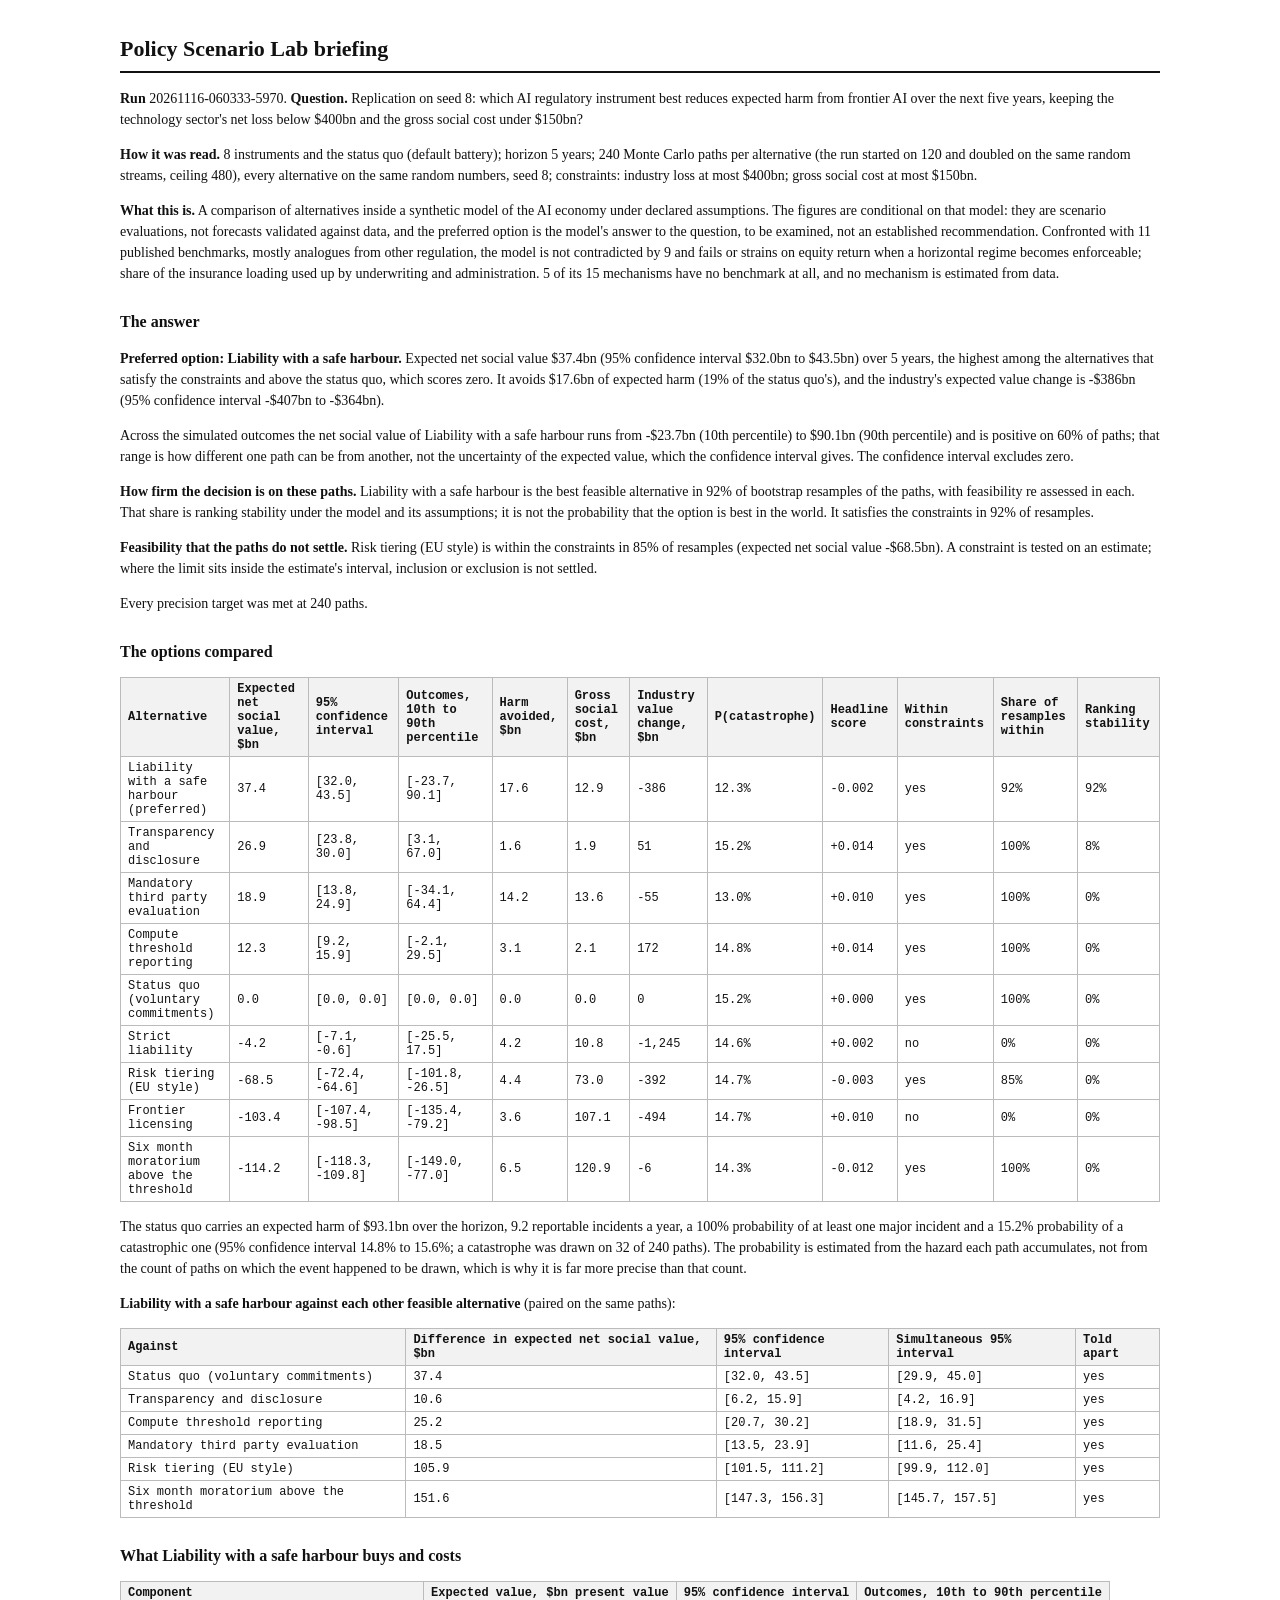
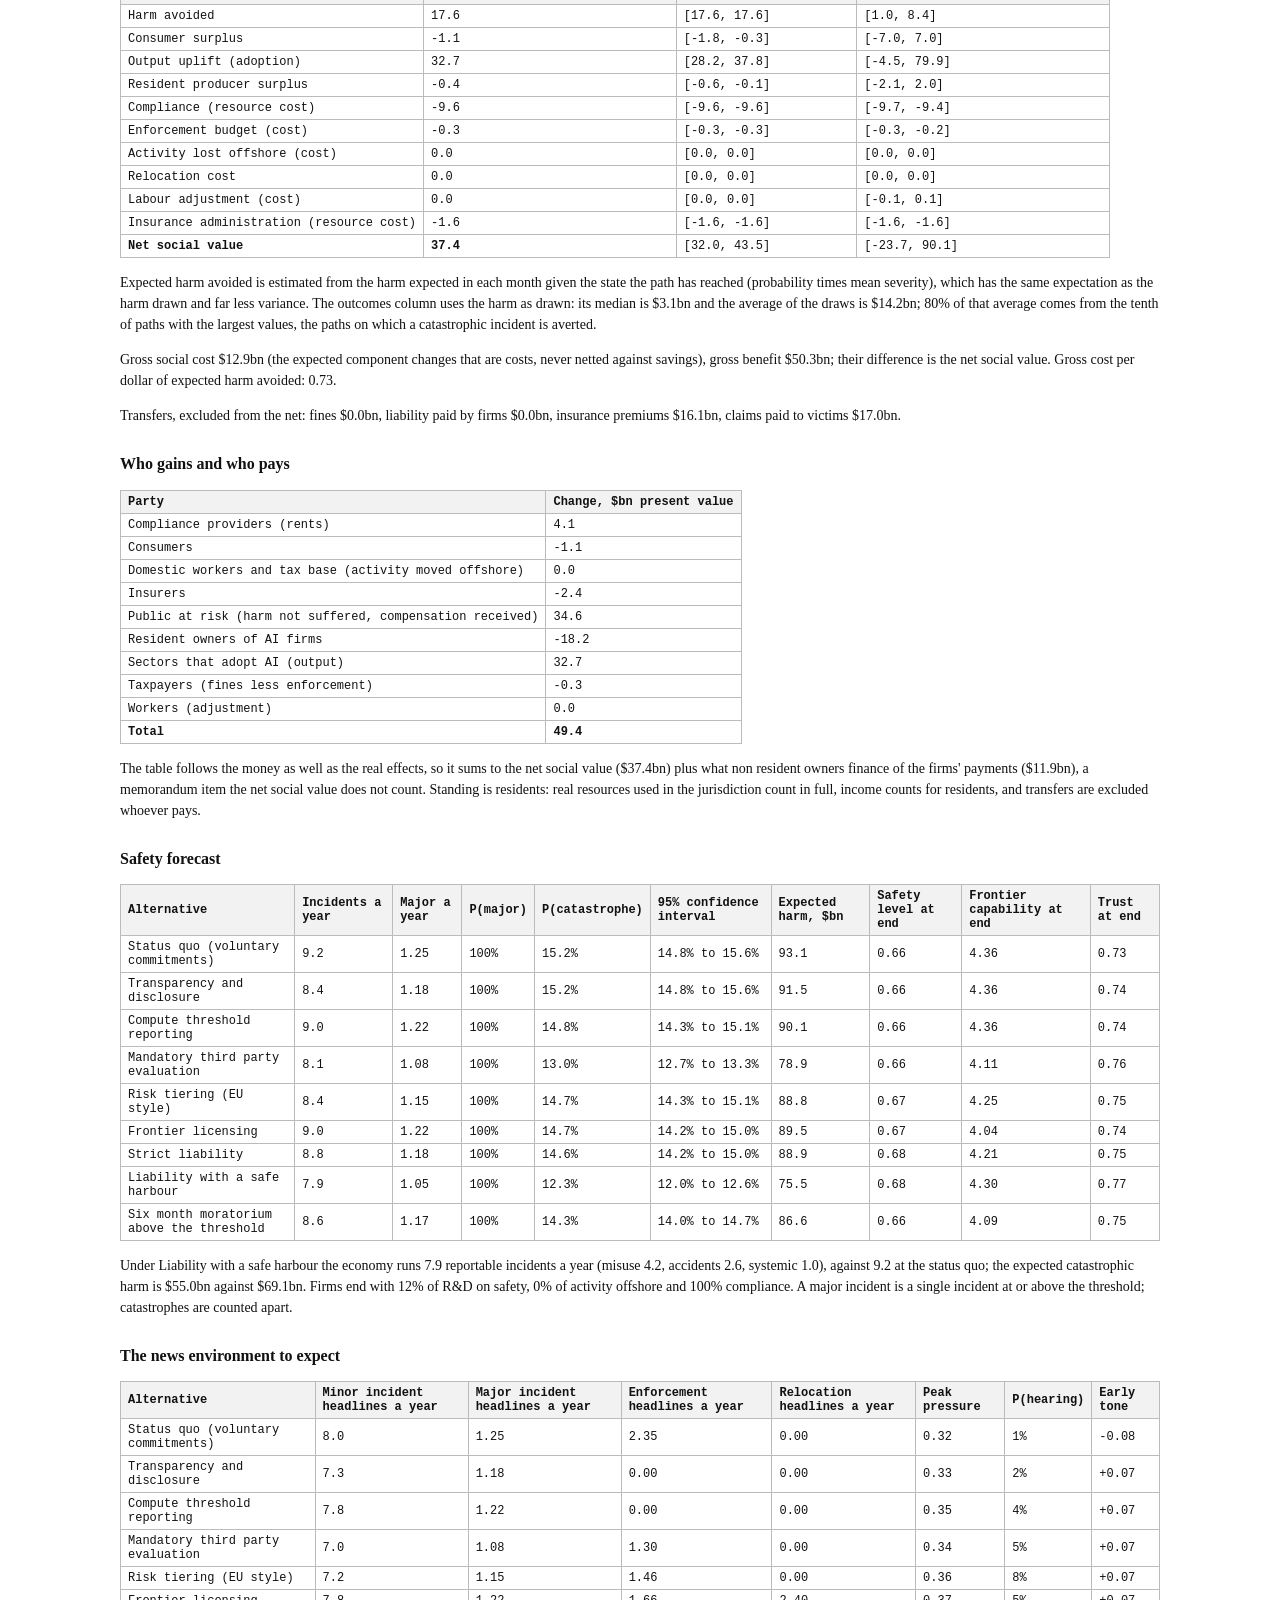
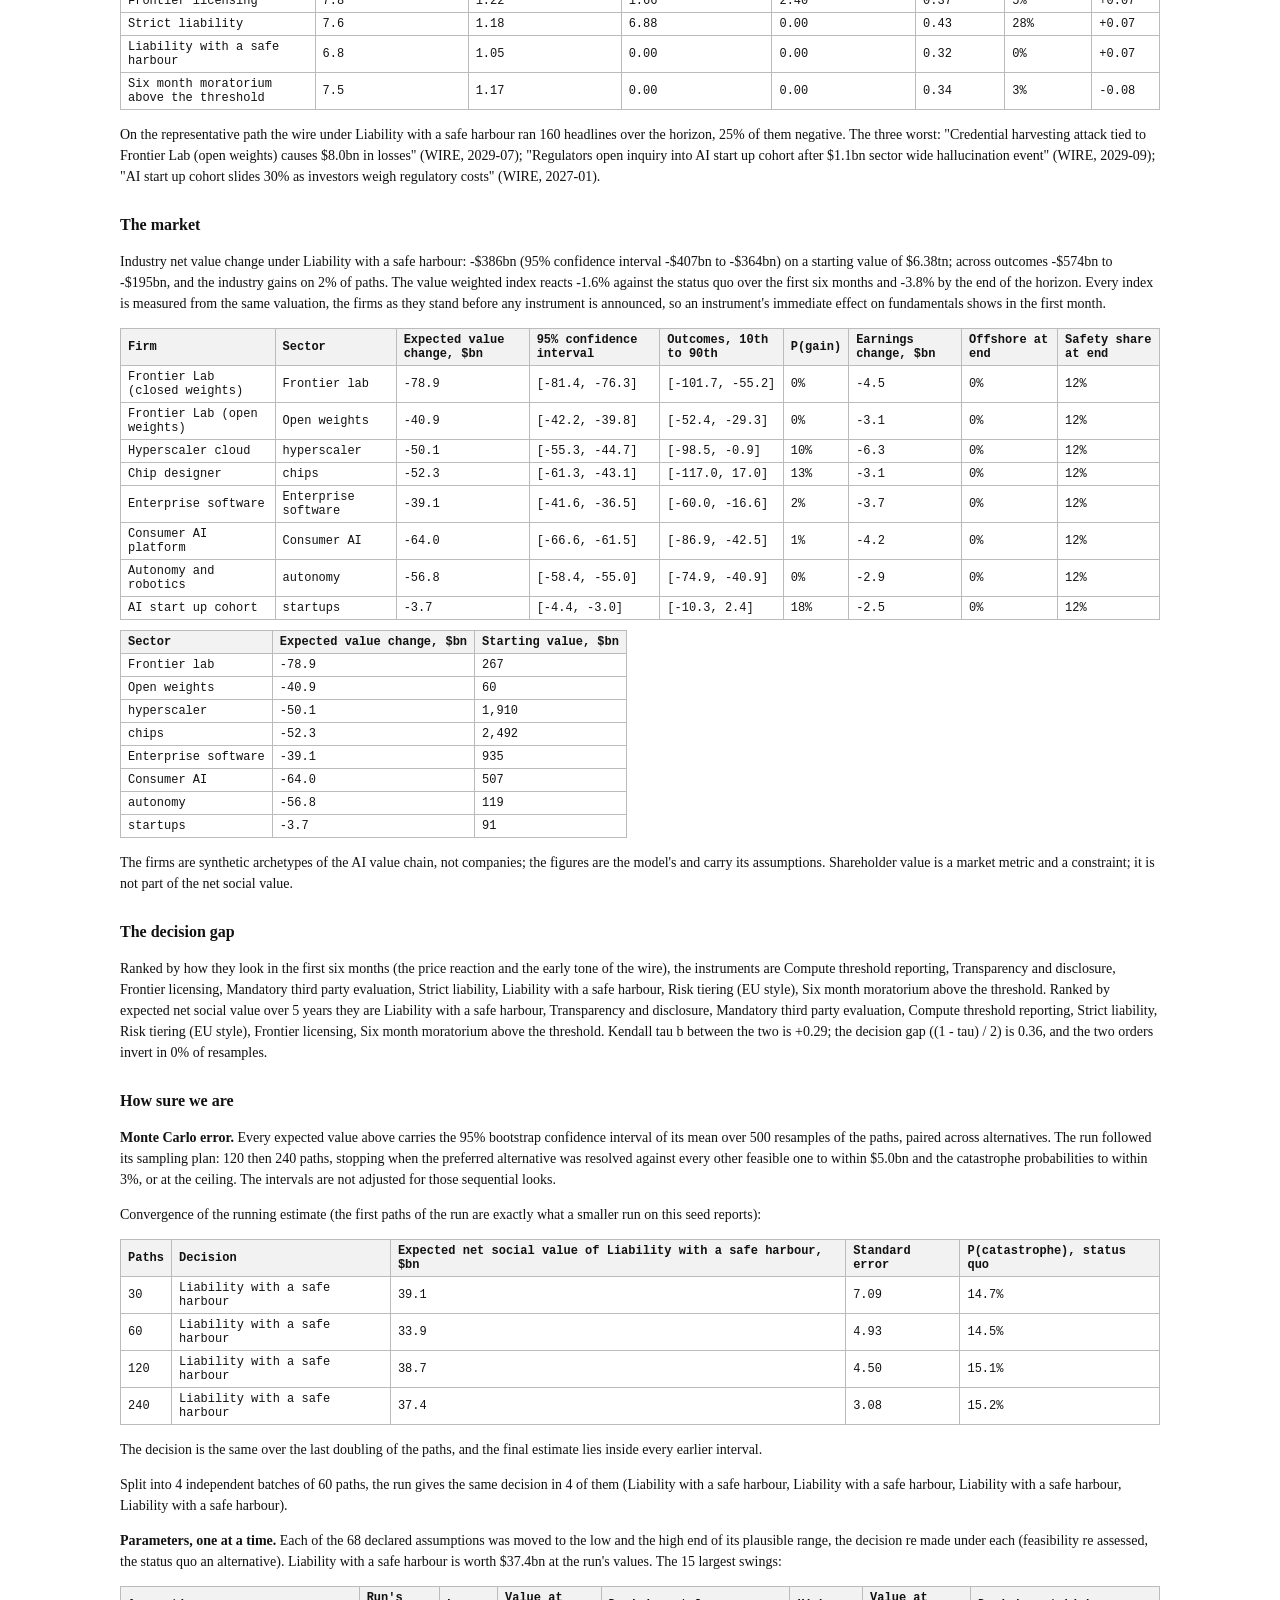
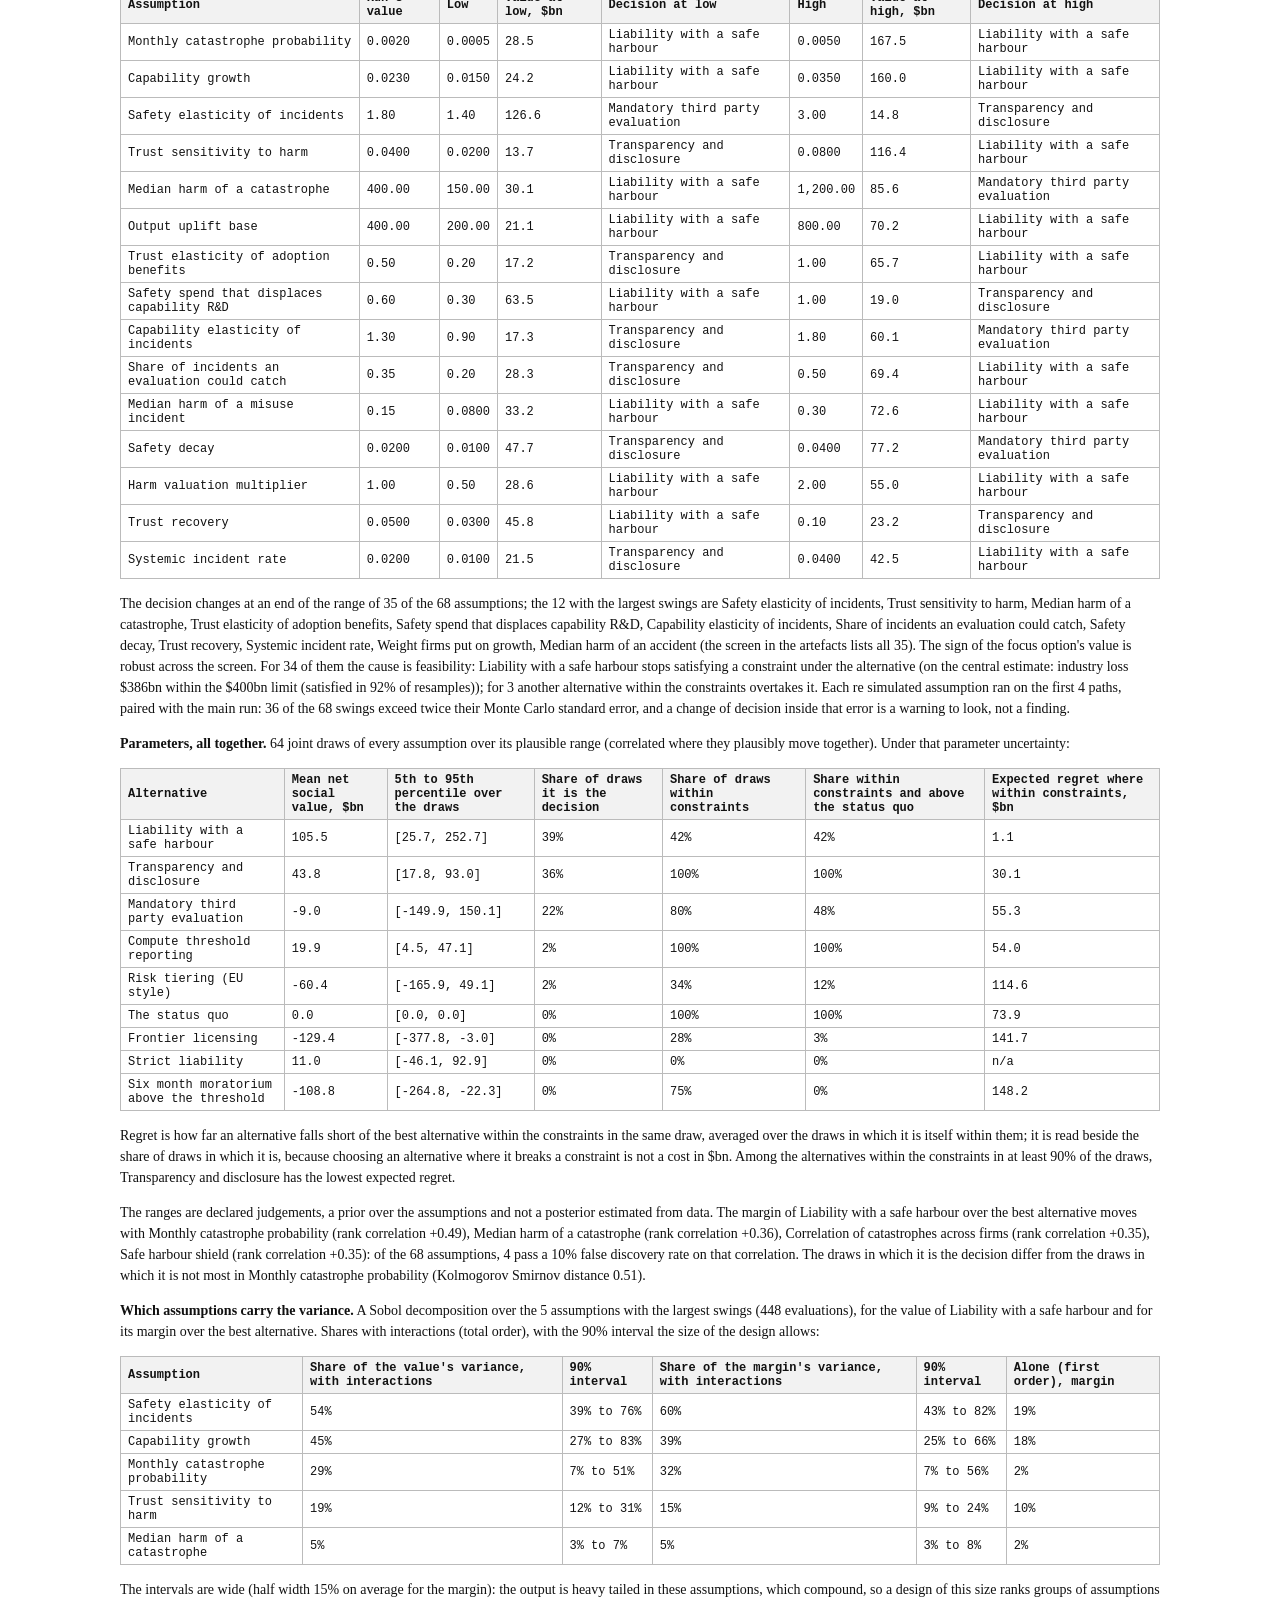
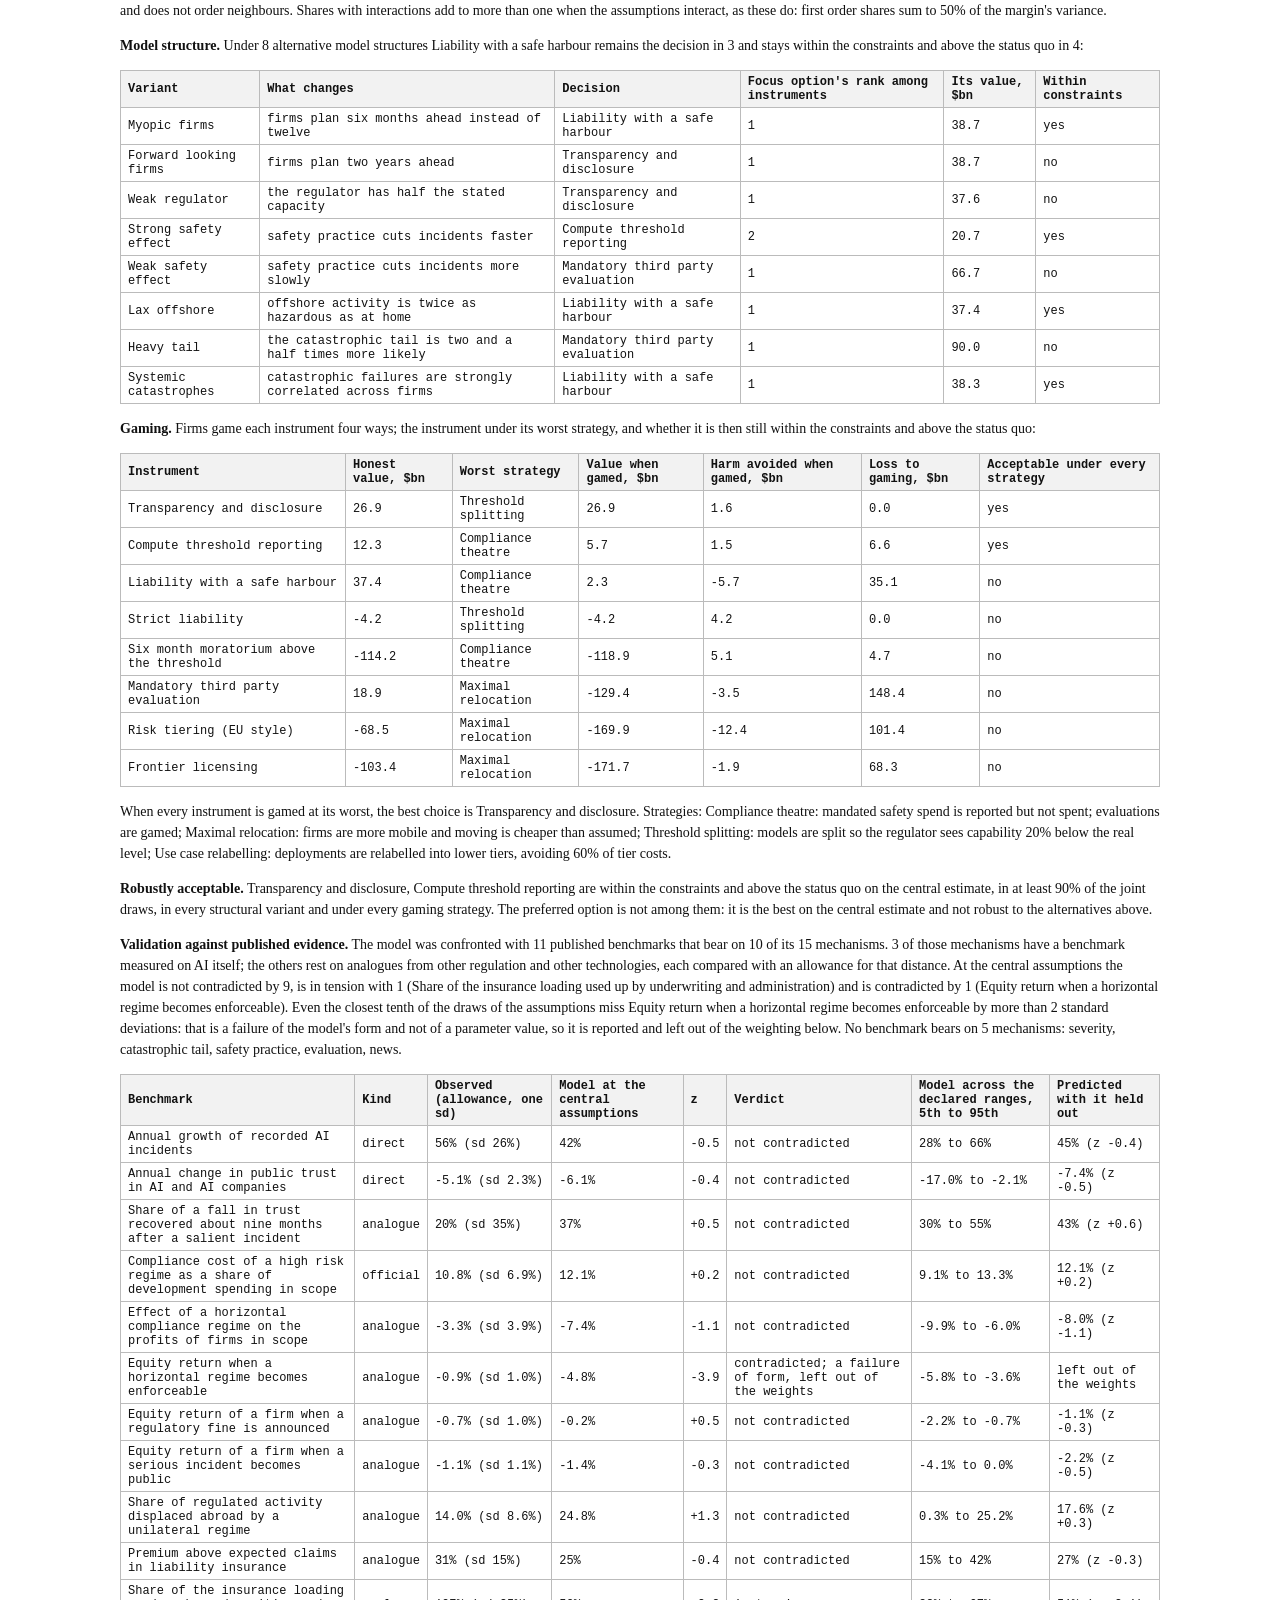
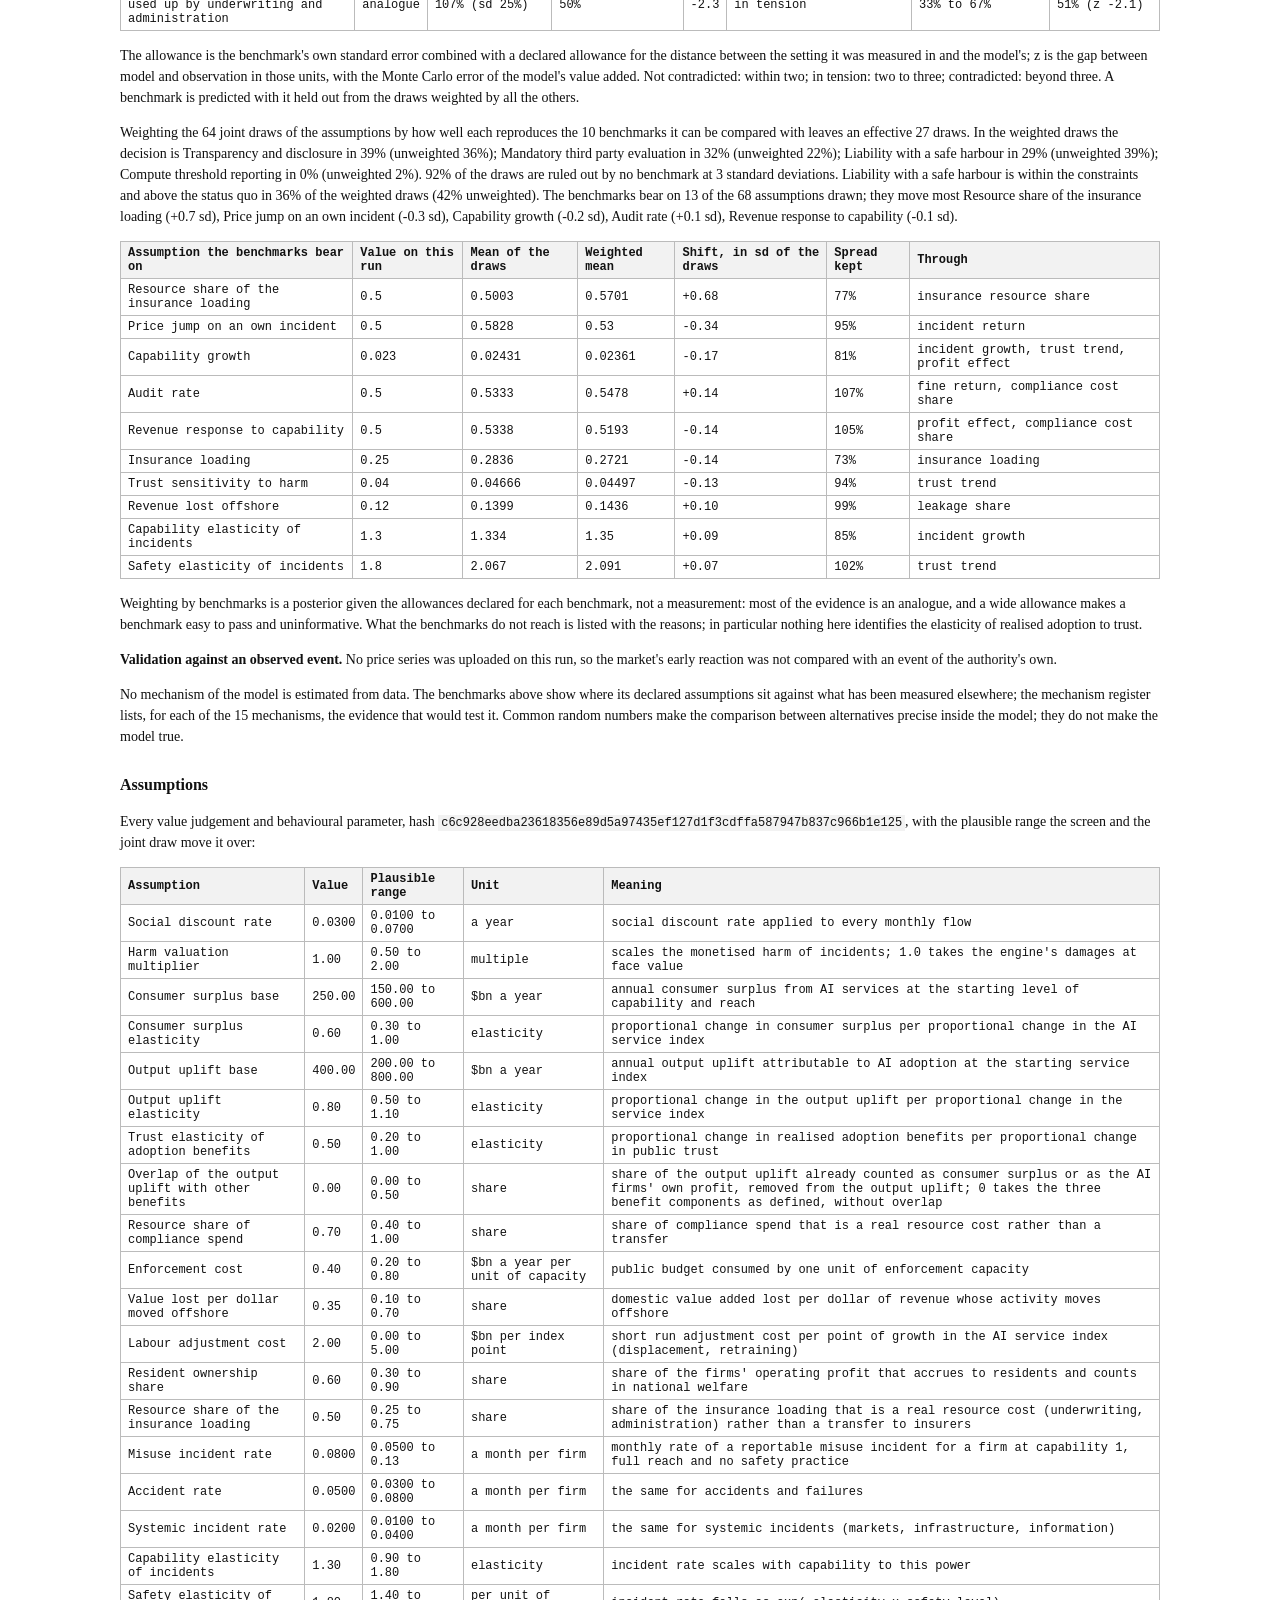
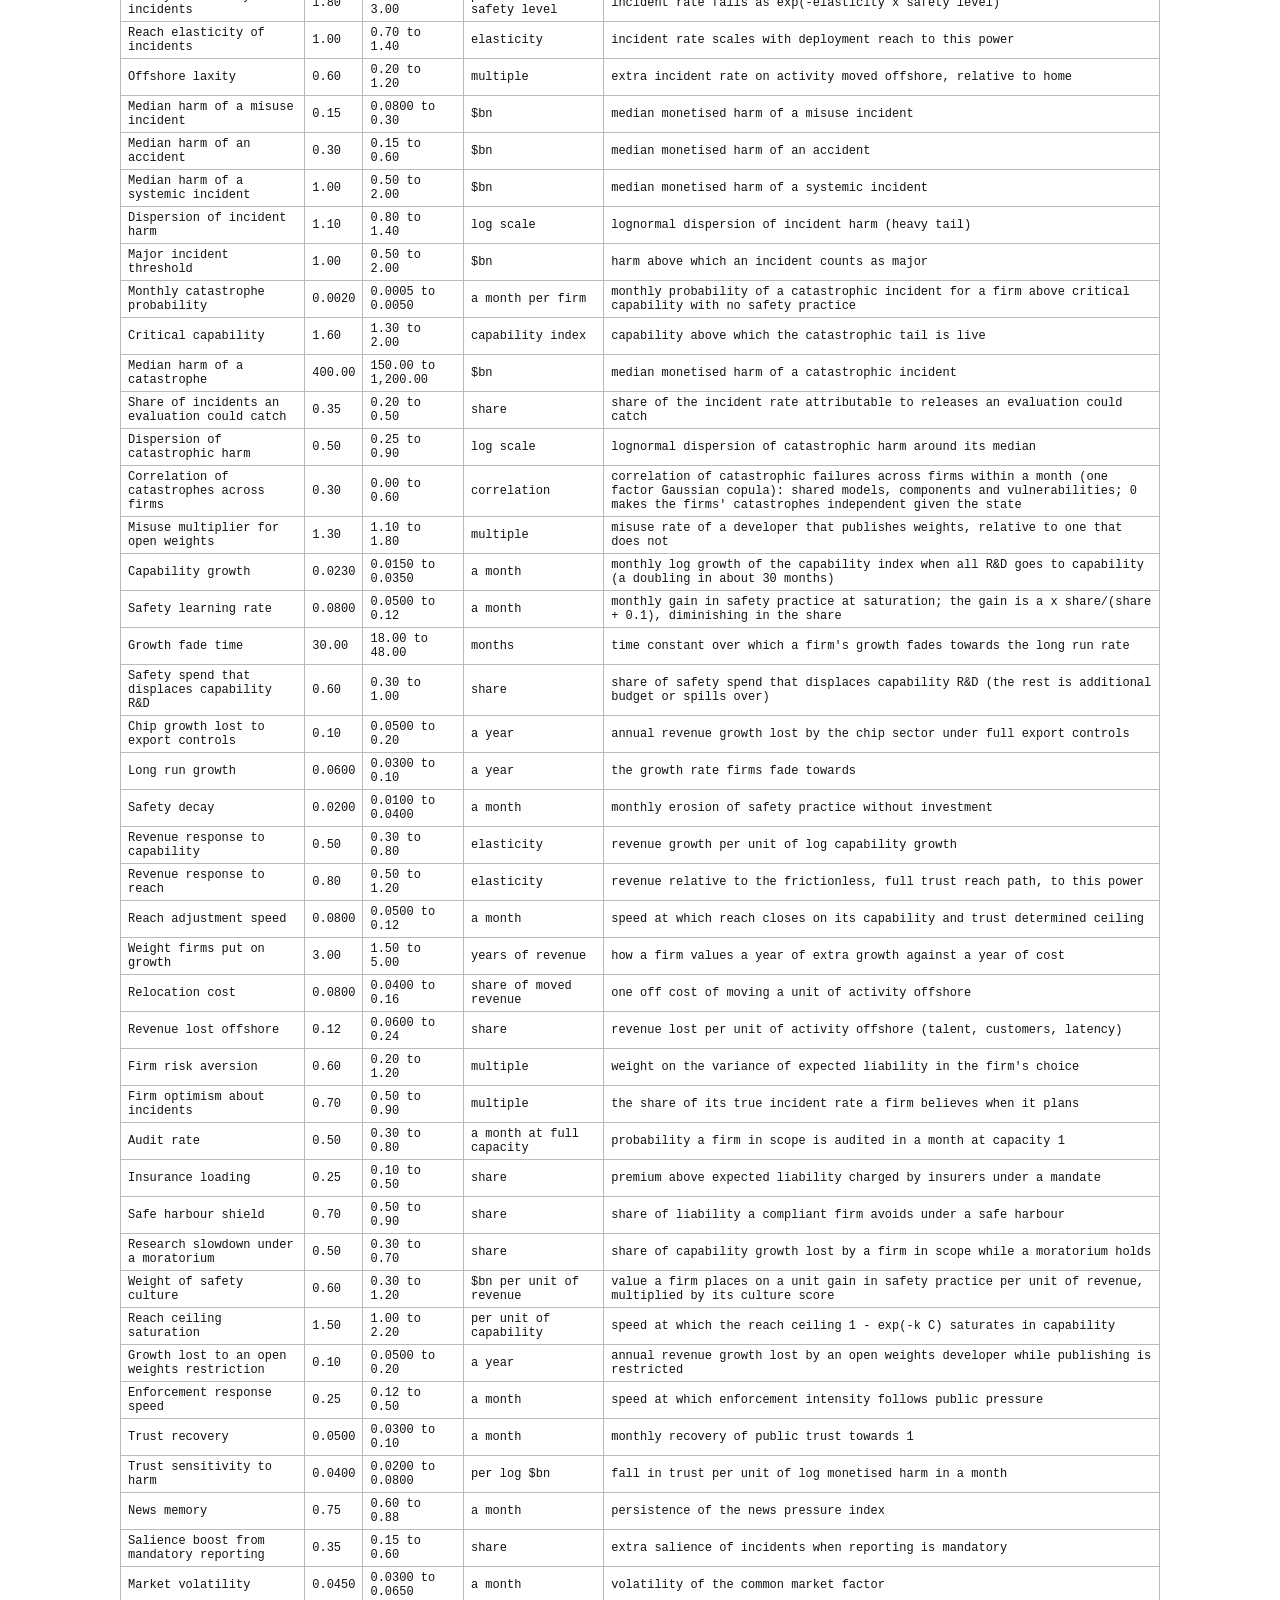
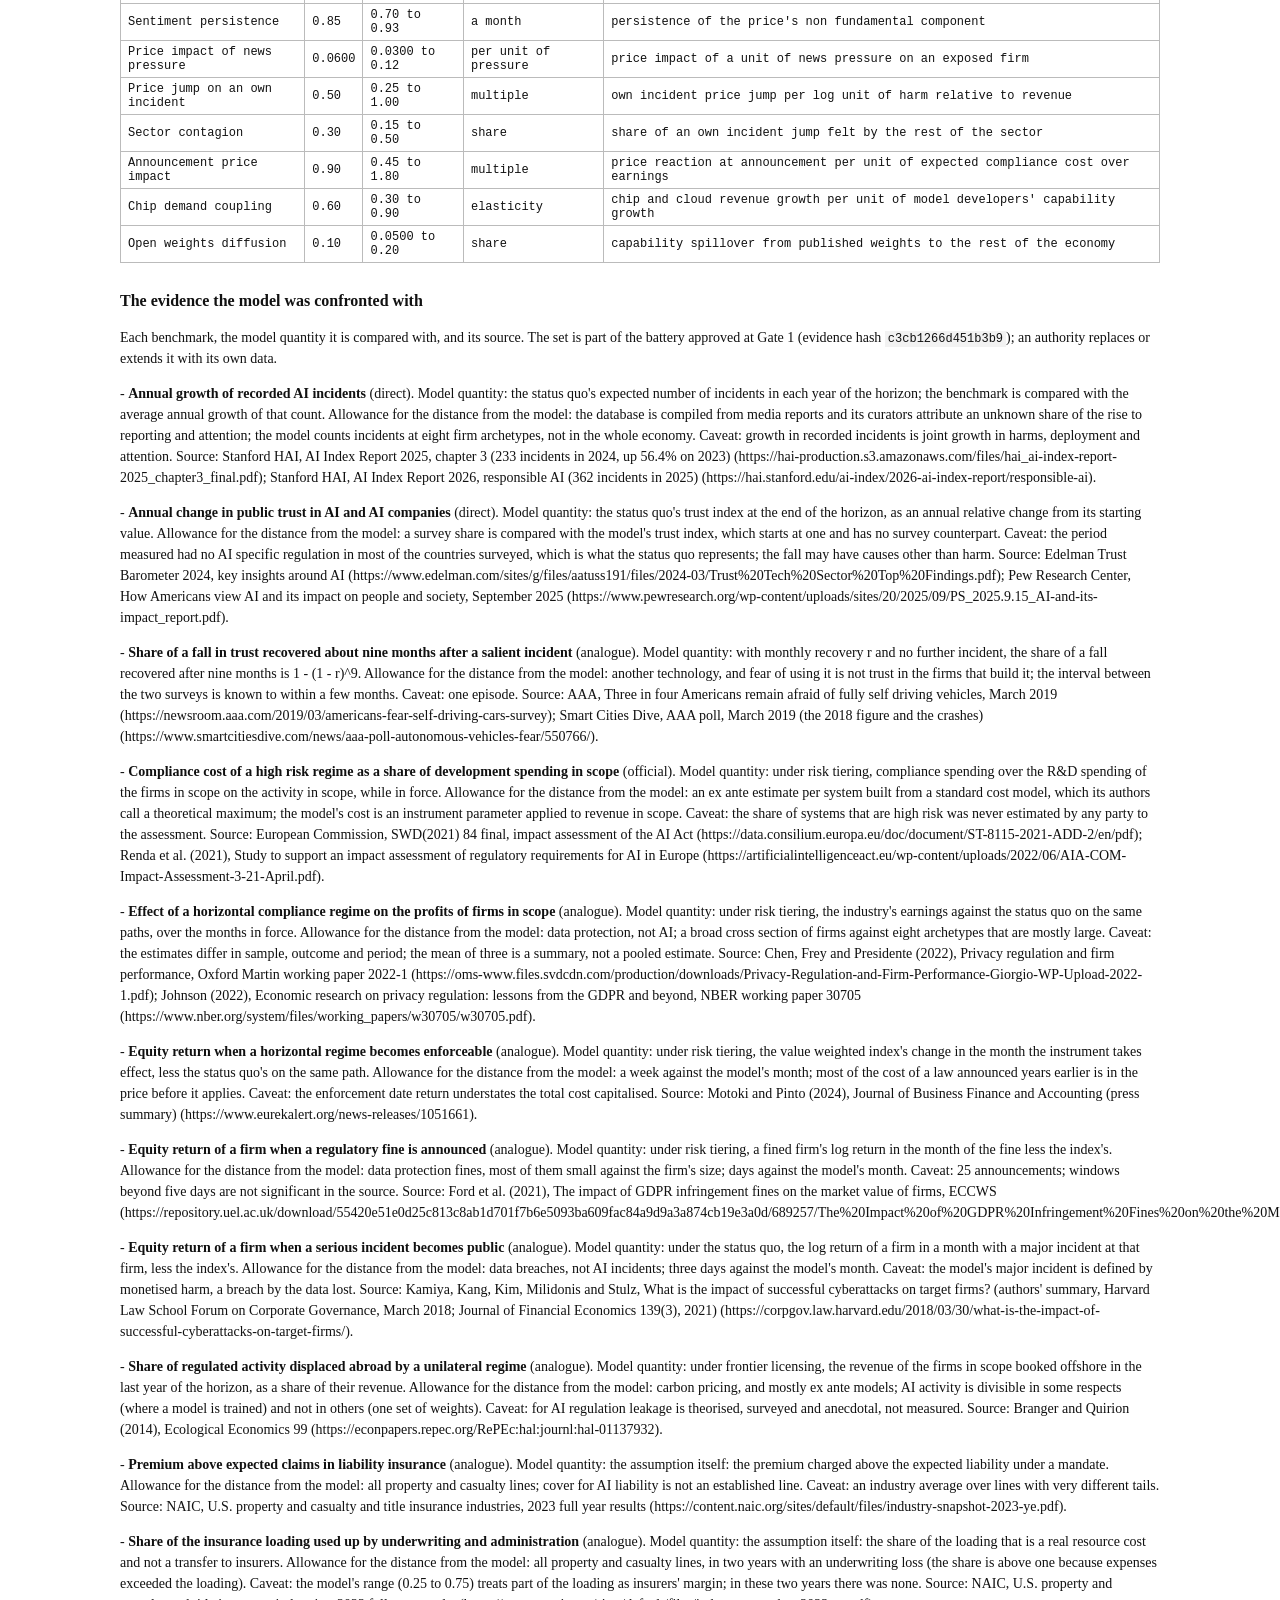
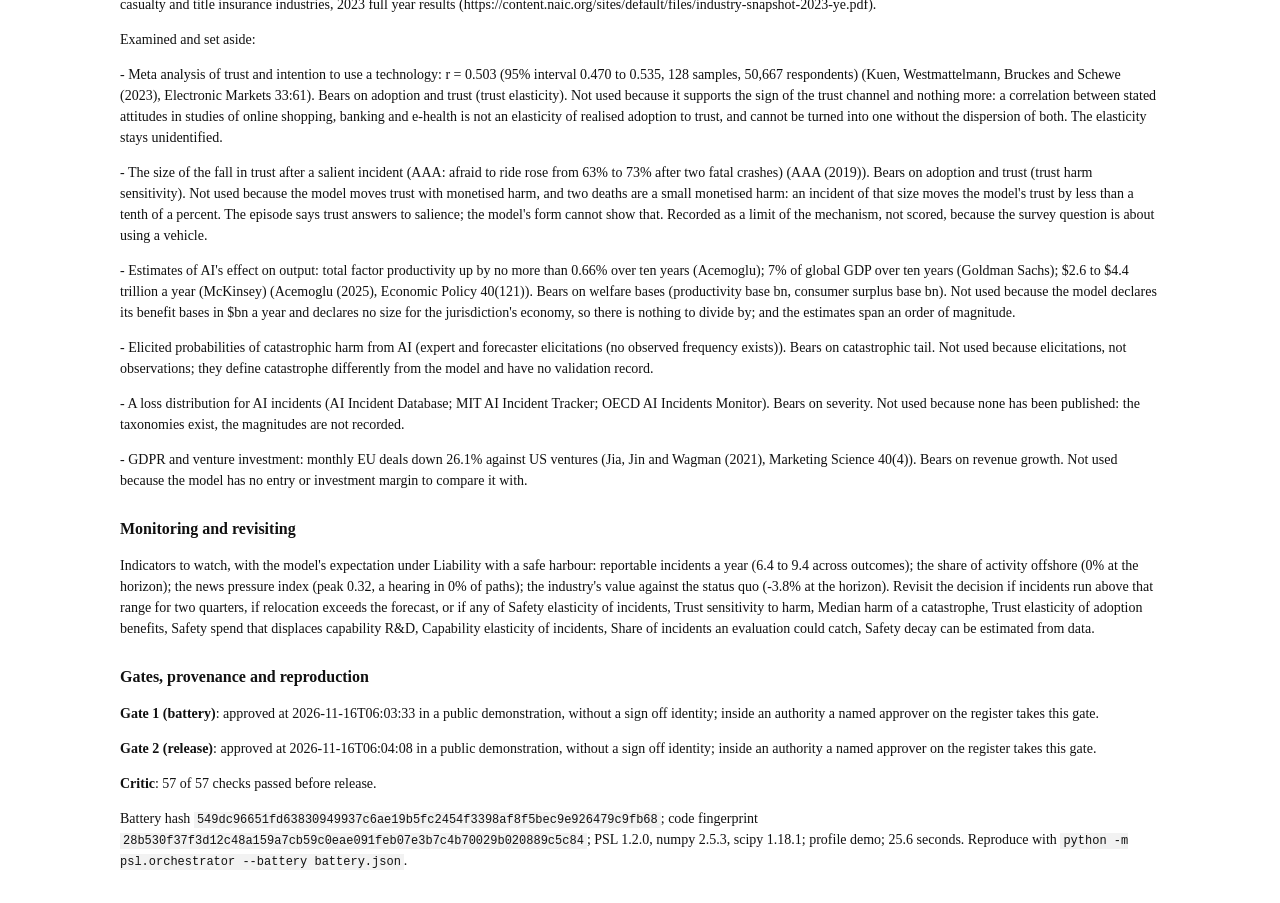
<file: site/data/20261116-060333-5970/briefing.html>
<!doctype html><html><head><meta charset='utf-8'><title>Policy Scenario Lab briefing</title><style>body{font:14px/1.5 Georgia,serif;color:#111;max-width:1040px;margin:32px auto;padding:0 20px}h1{font-size:22px;border-bottom:2px solid #111;padding-bottom:6px}h2{font-size:16px;margin-top:26px}table{border-collapse:collapse;font:12px ui-monospace,Menlo,monospace;margin:10px 0}th,td{border:1px solid #bbb;padding:4px 7px;text-align:left}th{background:#f2f2f2}code{font:12px ui-monospace,Menlo,monospace;background:#f2f2f2;padding:1px 3px}@media print{body{margin:0;max-width:none}}</style></head><body><h1>Policy Scenario Lab briefing</h1>
<p><b>Run</b> 20261116-060333-5970. <b>Question.</b> Replication on seed 8: which AI regulatory instrument best reduces expected harm from frontier AI over the next five years, keeping the technology sector&#x27;s net loss below $400bn and the gross social cost under $150bn?</p>
<p><b>How it was read.</b> 8 instruments and the status quo (default battery); horizon 5 years; 240 Monte Carlo paths per alternative (the run started on 120 and doubled on the same random streams, ceiling 480), every alternative on the same random numbers, seed 8; constraints: industry loss at most $400bn; gross social cost at most $150bn.</p>
<p><b>What this is.</b> A comparison of alternatives inside a synthetic model of the AI economy under declared assumptions. The figures are conditional on that model: they are scenario evaluations, not forecasts validated against data, and the preferred option is the model&#x27;s answer to the question, to be examined, not an established recommendation. Confronted with 11 published benchmarks, mostly analogues from other regulation, the model is not contradicted by 9 and fails or strains on equity return when a horizontal regime becomes enforceable; share of the insurance loading used up by underwriting and administration. 5 of its 15 mechanisms have no benchmark at all, and no mechanism is estimated from data.</p>
<h2>The answer</h2>
<p><b>Preferred option: Liability with a safe harbour.</b> Expected net social value $37.4bn (95% confidence interval $32.0bn to $43.5bn) over 5 years, the highest among the alternatives that satisfy the constraints and above the status quo, which scores zero. It avoids $17.6bn of expected harm (19% of the status quo&#x27;s), and the industry&#x27;s expected value change is -$386bn (95% confidence interval -$407bn to -$364bn).</p>
<p>Across the simulated outcomes the net social value of Liability with a safe harbour runs from -$23.7bn (10th percentile) to $90.1bn (90th percentile) and is positive on 60% of paths; that range is how different one path can be from another, not the uncertainty of the expected value, which the confidence interval gives. The confidence interval excludes zero.</p>
<p><b>How firm the decision is on these paths.</b> Liability with a safe harbour is the best feasible alternative in 92% of bootstrap resamples of the paths, with feasibility re assessed in each. That share is ranking stability under the model and its assumptions; it is not the probability that the option is best in the world. It satisfies the constraints in 92% of resamples. </p>
<p><b>Feasibility that the paths do not settle.</b> Risk tiering (EU style) is within the constraints in 85% of resamples (expected net social value -$68.5bn). A constraint is tested on an estimate; where the limit sits inside the estimate&#x27;s interval, inclusion or exclusion is not settled.</p>
<p>Every precision target was met at 240 paths.</p>
<h2>The options compared</h2>
<table>
<tr><th>Alternative</th><th>Expected net social value, $bn</th><th>95% confidence interval</th><th>Outcomes, 10th to 90th percentile</th><th>Harm avoided, $bn</th><th>Gross social cost, $bn</th><th>Industry value change, $bn</th><th>P(catastrophe)</th><th>Headline score</th><th>Within constraints</th><th>Share of resamples within</th><th>Ranking stability</th></tr>
<tr><td>Liability with a safe harbour (preferred)</td><td>37.4</td><td>[32.0, 43.5]</td><td>[-23.7, 90.1]</td><td>17.6</td><td>12.9</td><td>-386</td><td>12.3%</td><td>-0.002</td><td>yes</td><td>92%</td><td>92%</td></tr>
<tr><td>Transparency and disclosure</td><td>26.9</td><td>[23.8, 30.0]</td><td>[3.1, 67.0]</td><td>1.6</td><td>1.9</td><td>51</td><td>15.2%</td><td>+0.014</td><td>yes</td><td>100%</td><td>8%</td></tr>
<tr><td>Mandatory third party evaluation</td><td>18.9</td><td>[13.8, 24.9]</td><td>[-34.1, 64.4]</td><td>14.2</td><td>13.6</td><td>-55</td><td>13.0%</td><td>+0.010</td><td>yes</td><td>100%</td><td>0%</td></tr>
<tr><td>Compute threshold reporting</td><td>12.3</td><td>[9.2, 15.9]</td><td>[-2.1, 29.5]</td><td>3.1</td><td>2.1</td><td>172</td><td>14.8%</td><td>+0.014</td><td>yes</td><td>100%</td><td>0%</td></tr>
<tr><td>Status quo (voluntary commitments)</td><td>0.0</td><td>[0.0, 0.0]</td><td>[0.0, 0.0]</td><td>0.0</td><td>0.0</td><td>0</td><td>15.2%</td><td>+0.000</td><td>yes</td><td>100%</td><td>0%</td></tr>
<tr><td>Strict liability</td><td>-4.2</td><td>[-7.1, -0.6]</td><td>[-25.5, 17.5]</td><td>4.2</td><td>10.8</td><td>-1,245</td><td>14.6%</td><td>+0.002</td><td>no</td><td>0%</td><td>0%</td></tr>
<tr><td>Risk tiering (EU style)</td><td>-68.5</td><td>[-72.4, -64.6]</td><td>[-101.8, -26.5]</td><td>4.4</td><td>73.0</td><td>-392</td><td>14.7%</td><td>-0.003</td><td>yes</td><td>85%</td><td>0%</td></tr>
<tr><td>Frontier licensing</td><td>-103.4</td><td>[-107.4, -98.5]</td><td>[-135.4, -79.2]</td><td>3.6</td><td>107.1</td><td>-494</td><td>14.7%</td><td>+0.010</td><td>no</td><td>0%</td><td>0%</td></tr>
<tr><td>Six month moratorium above the threshold</td><td>-114.2</td><td>[-118.3, -109.8]</td><td>[-149.0, -77.0]</td><td>6.5</td><td>120.9</td><td>-6</td><td>14.3%</td><td>-0.012</td><td>yes</td><td>100%</td><td>0%</td></tr>
</table>
<p>The status quo carries an expected harm of $93.1bn over the horizon, 9.2 reportable incidents a year, a 100% probability of at least one major incident and a 15.2% probability of a catastrophic one (95% confidence interval 14.8% to 15.6%; a catastrophe was drawn on 32 of 240 paths). The probability is estimated from the hazard each path accumulates, not from the count of paths on which the event happened to be drawn, which is why it is far more precise than that count.</p>
<p><b>Liability with a safe harbour against each other feasible alternative</b> (paired on the same paths):</p>
<table>
<tr><th>Against</th><th>Difference in expected net social value, $bn</th><th>95% confidence interval</th><th>Simultaneous 95% interval</th><th>Told apart</th></tr>
<tr><td>Status quo (voluntary commitments)</td><td>37.4</td><td>[32.0, 43.5]</td><td>[29.9, 45.0]</td><td>yes</td></tr>
<tr><td>Transparency and disclosure</td><td>10.6</td><td>[6.2, 15.9]</td><td>[4.2, 16.9]</td><td>yes</td></tr>
<tr><td>Compute threshold reporting</td><td>25.2</td><td>[20.7, 30.2]</td><td>[18.9, 31.5]</td><td>yes</td></tr>
<tr><td>Mandatory third party evaluation</td><td>18.5</td><td>[13.5, 23.9]</td><td>[11.6, 25.4]</td><td>yes</td></tr>
<tr><td>Risk tiering (EU style)</td><td>105.9</td><td>[101.5, 111.2]</td><td>[99.9, 112.0]</td><td>yes</td></tr>
<tr><td>Six month moratorium above the threshold</td><td>151.6</td><td>[147.3, 156.3]</td><td>[145.7, 157.5]</td><td>yes</td></tr>
</table>
<h2>What Liability with a safe harbour buys and costs</h2>
<table>
<tr><th>Component</th><th>Expected value, $bn present value</th><th>95% confidence interval</th><th>Outcomes, 10th to 90th percentile</th></tr>
<tr><td>Harm avoided</td><td>17.6</td><td>[17.6, 17.6]</td><td>[1.0, 8.4]</td></tr>
<tr><td>Consumer surplus</td><td>-1.1</td><td>[-1.8, -0.3]</td><td>[-7.0, 7.0]</td></tr>
<tr><td>Output uplift (adoption)</td><td>32.7</td><td>[28.2, 37.8]</td><td>[-4.5, 79.9]</td></tr>
<tr><td>Resident producer surplus</td><td>-0.4</td><td>[-0.6, -0.1]</td><td>[-2.1, 2.0]</td></tr>
<tr><td>Compliance (resource cost)</td><td>-9.6</td><td>[-9.6, -9.6]</td><td>[-9.7, -9.4]</td></tr>
<tr><td>Enforcement budget (cost)</td><td>-0.3</td><td>[-0.3, -0.3]</td><td>[-0.3, -0.2]</td></tr>
<tr><td>Activity lost offshore (cost)</td><td>0.0</td><td>[0.0, 0.0]</td><td>[0.0, 0.0]</td></tr>
<tr><td>Relocation cost</td><td>0.0</td><td>[0.0, 0.0]</td><td>[0.0, 0.0]</td></tr>
<tr><td>Labour adjustment (cost)</td><td>0.0</td><td>[0.0, 0.0]</td><td>[-0.1, 0.1]</td></tr>
<tr><td>Insurance administration (resource cost)</td><td>-1.6</td><td>[-1.6, -1.6]</td><td>[-1.6, -1.6]</td></tr>
<tr><td><b>Net social value</b></td><td><b>37.4</b></td><td>[32.0, 43.5]</td><td>[-23.7, 90.1]</td></tr>
</table>
<p>Expected harm avoided is estimated from the harm expected in each month given the state the path has reached (probability times mean severity), which has the same expectation as the harm drawn and far less variance. The outcomes column uses the harm as drawn: its median is $3.1bn and the average of the draws is $14.2bn; 80% of that average comes from the tenth of paths with the largest values, the paths on which a catastrophic incident is averted.</p>
<p>Gross social cost $12.9bn (the expected component changes that are costs, never netted against savings), gross benefit $50.3bn; their difference is the net social value. Gross cost per dollar of expected harm avoided: 0.73.</p>
<p>Transfers, excluded from the net: fines $0.0bn, liability paid by firms $0.0bn, insurance premiums $16.1bn, claims paid to victims $17.0bn.</p>
<h2>Who gains and who pays</h2>
<table>
<tr><th>Party</th><th>Change, $bn present value</th></tr>
<tr><td>Compliance providers (rents)</td><td>4.1</td></tr>
<tr><td>Consumers</td><td>-1.1</td></tr>
<tr><td>Domestic workers and tax base (activity moved offshore)</td><td>0.0</td></tr>
<tr><td>Insurers</td><td>-2.4</td></tr>
<tr><td>Public at risk (harm not suffered, compensation received)</td><td>34.6</td></tr>
<tr><td>Resident owners of AI firms</td><td>-18.2</td></tr>
<tr><td>Sectors that adopt AI (output)</td><td>32.7</td></tr>
<tr><td>Taxpayers (fines less enforcement)</td><td>-0.3</td></tr>
<tr><td>Workers (adjustment)</td><td>0.0</td></tr>
<tr><td><b>Total</b></td><td><b>49.4</b></td></tr>
</table>
<p>The table follows the money as well as the real effects, so it sums to the net social value ($37.4bn) plus what non resident owners finance of the firms&#x27; payments ($11.9bn), a memorandum item the net social value does not count. Standing is residents: real resources used in the jurisdiction count in full, income counts for residents, and transfers are excluded whoever pays.</p>
<h2>Safety forecast</h2>
<table>
<tr><th>Alternative</th><th>Incidents a year</th><th>Major a year</th><th>P(major)</th><th>P(catastrophe)</th><th>95% confidence interval</th><th>Expected harm, $bn</th><th>Safety level at end</th><th>Frontier capability at end</th><th>Trust at end</th></tr>
<tr><td>Status quo (voluntary commitments)</td><td>9.2</td><td>1.25</td><td>100%</td><td>15.2%</td><td>14.8% to 15.6%</td><td>93.1</td><td>0.66</td><td>4.36</td><td>0.73</td></tr>
<tr><td>Transparency and disclosure</td><td>8.4</td><td>1.18</td><td>100%</td><td>15.2%</td><td>14.8% to 15.6%</td><td>91.5</td><td>0.66</td><td>4.36</td><td>0.74</td></tr>
<tr><td>Compute threshold reporting</td><td>9.0</td><td>1.22</td><td>100%</td><td>14.8%</td><td>14.3% to 15.1%</td><td>90.1</td><td>0.66</td><td>4.36</td><td>0.74</td></tr>
<tr><td>Mandatory third party evaluation</td><td>8.1</td><td>1.08</td><td>100%</td><td>13.0%</td><td>12.7% to 13.3%</td><td>78.9</td><td>0.66</td><td>4.11</td><td>0.76</td></tr>
<tr><td>Risk tiering (EU style)</td><td>8.4</td><td>1.15</td><td>100%</td><td>14.7%</td><td>14.3% to 15.1%</td><td>88.8</td><td>0.67</td><td>4.25</td><td>0.75</td></tr>
<tr><td>Frontier licensing</td><td>9.0</td><td>1.22</td><td>100%</td><td>14.7%</td><td>14.2% to 15.0%</td><td>89.5</td><td>0.67</td><td>4.04</td><td>0.74</td></tr>
<tr><td>Strict liability</td><td>8.8</td><td>1.18</td><td>100%</td><td>14.6%</td><td>14.2% to 15.0%</td><td>88.9</td><td>0.68</td><td>4.21</td><td>0.75</td></tr>
<tr><td>Liability with a safe harbour</td><td>7.9</td><td>1.05</td><td>100%</td><td>12.3%</td><td>12.0% to 12.6%</td><td>75.5</td><td>0.68</td><td>4.30</td><td>0.77</td></tr>
<tr><td>Six month moratorium above the threshold</td><td>8.6</td><td>1.17</td><td>100%</td><td>14.3%</td><td>14.0% to 14.7%</td><td>86.6</td><td>0.66</td><td>4.09</td><td>0.75</td></tr>
</table>
<p>Under Liability with a safe harbour the economy runs 7.9 reportable incidents a year (misuse 4.2, accidents 2.6, systemic 1.0), against 9.2 at the status quo; the expected catastrophic harm is $55.0bn against $69.1bn. Firms end with 12% of R&amp;D on safety, 0% of activity offshore and 100% compliance. A major incident is a single incident at or above the threshold; catastrophes are counted apart.</p>
<h2>The news environment to expect</h2>
<table>
<tr><th>Alternative</th><th>Minor incident headlines a year</th><th>Major incident headlines a year</th><th>Enforcement headlines a year</th><th>Relocation headlines a year</th><th>Peak pressure</th><th>P(hearing)</th><th>Early tone</th></tr>
<tr><td>Status quo (voluntary commitments)</td><td>8.0</td><td>1.25</td><td>2.35</td><td>0.00</td><td>0.32</td><td>1%</td><td>-0.08</td></tr>
<tr><td>Transparency and disclosure</td><td>7.3</td><td>1.18</td><td>0.00</td><td>0.00</td><td>0.33</td><td>2%</td><td>+0.07</td></tr>
<tr><td>Compute threshold reporting</td><td>7.8</td><td>1.22</td><td>0.00</td><td>0.00</td><td>0.35</td><td>4%</td><td>+0.07</td></tr>
<tr><td>Mandatory third party evaluation</td><td>7.0</td><td>1.08</td><td>1.30</td><td>0.00</td><td>0.34</td><td>5%</td><td>+0.07</td></tr>
<tr><td>Risk tiering (EU style)</td><td>7.2</td><td>1.15</td><td>1.46</td><td>0.00</td><td>0.36</td><td>8%</td><td>+0.07</td></tr>
<tr><td>Frontier licensing</td><td>7.8</td><td>1.22</td><td>1.66</td><td>2.40</td><td>0.37</td><td>5%</td><td>+0.07</td></tr>
<tr><td>Strict liability</td><td>7.6</td><td>1.18</td><td>6.88</td><td>0.00</td><td>0.43</td><td>28%</td><td>+0.07</td></tr>
<tr><td>Liability with a safe harbour</td><td>6.8</td><td>1.05</td><td>0.00</td><td>0.00</td><td>0.32</td><td>0%</td><td>+0.07</td></tr>
<tr><td>Six month moratorium above the threshold</td><td>7.5</td><td>1.17</td><td>0.00</td><td>0.00</td><td>0.34</td><td>3%</td><td>-0.08</td></tr>
</table>
<p>On the representative path the wire under Liability with a safe harbour ran 160 headlines over the horizon, 25% of them negative. The three worst: &quot;Credential harvesting attack tied to Frontier Lab (open weights) causes $8.0bn in losses&quot; (WIRE, 2029-07); &quot;Regulators open inquiry into AI start up cohort after $1.1bn sector wide hallucination event&quot; (WIRE, 2029-09); &quot;AI start up cohort slides 30% as investors weigh regulatory costs&quot; (WIRE, 2027-01).</p>
<h2>The market</h2>
<p>Industry net value change under Liability with a safe harbour: -$386bn (95% confidence interval -$407bn to -$364bn) on a starting value of $6.38tn; across outcomes -$574bn to -$195bn, and the industry gains on 2% of paths. The value weighted index reacts -1.6% against the status quo over the first six months and -3.8% by the end of the horizon. Every index is measured from the same valuation, the firms as they stand before any instrument is announced, so an instrument&#x27;s immediate effect on fundamentals shows in the first month.</p>
<table>
<tr><th>Firm</th><th>Sector</th><th>Expected value change, $bn</th><th>95% confidence interval</th><th>Outcomes, 10th to 90th</th><th>P(gain)</th><th>Earnings change, $bn</th><th>Offshore at end</th><th>Safety share at end</th></tr>
<tr><td>Frontier Lab (closed weights)</td><td>Frontier lab</td><td>-78.9</td><td>[-81.4, -76.3]</td><td>[-101.7, -55.2]</td><td>0%</td><td>-4.5</td><td>0%</td><td>12%</td></tr>
<tr><td>Frontier Lab (open weights)</td><td>Open weights</td><td>-40.9</td><td>[-42.2, -39.8]</td><td>[-52.4, -29.3]</td><td>0%</td><td>-3.1</td><td>0%</td><td>12%</td></tr>
<tr><td>Hyperscaler cloud</td><td>hyperscaler</td><td>-50.1</td><td>[-55.3, -44.7]</td><td>[-98.5, -0.9]</td><td>10%</td><td>-6.3</td><td>0%</td><td>12%</td></tr>
<tr><td>Chip designer</td><td>chips</td><td>-52.3</td><td>[-61.3, -43.1]</td><td>[-117.0, 17.0]</td><td>13%</td><td>-3.1</td><td>0%</td><td>12%</td></tr>
<tr><td>Enterprise software</td><td>Enterprise software</td><td>-39.1</td><td>[-41.6, -36.5]</td><td>[-60.0, -16.6]</td><td>2%</td><td>-3.7</td><td>0%</td><td>12%</td></tr>
<tr><td>Consumer AI platform</td><td>Consumer AI</td><td>-64.0</td><td>[-66.6, -61.5]</td><td>[-86.9, -42.5]</td><td>1%</td><td>-4.2</td><td>0%</td><td>12%</td></tr>
<tr><td>Autonomy and robotics</td><td>autonomy</td><td>-56.8</td><td>[-58.4, -55.0]</td><td>[-74.9, -40.9]</td><td>0%</td><td>-2.9</td><td>0%</td><td>12%</td></tr>
<tr><td>AI start up cohort</td><td>startups</td><td>-3.7</td><td>[-4.4, -3.0]</td><td>[-10.3, 2.4]</td><td>18%</td><td>-2.5</td><td>0%</td><td>12%</td></tr>
</table>
<table>
<tr><th>Sector</th><th>Expected value change, $bn</th><th>Starting value, $bn</th></tr>
<tr><td>Frontier lab</td><td>-78.9</td><td>267</td></tr>
<tr><td>Open weights</td><td>-40.9</td><td>60</td></tr>
<tr><td>hyperscaler</td><td>-50.1</td><td>1,910</td></tr>
<tr><td>chips</td><td>-52.3</td><td>2,492</td></tr>
<tr><td>Enterprise software</td><td>-39.1</td><td>935</td></tr>
<tr><td>Consumer AI</td><td>-64.0</td><td>507</td></tr>
<tr><td>autonomy</td><td>-56.8</td><td>119</td></tr>
<tr><td>startups</td><td>-3.7</td><td>91</td></tr>
</table>
<p>The firms are synthetic archetypes of the AI value chain, not companies; the figures are the model&#x27;s and carry its assumptions. Shareholder value is a market metric and a constraint; it is not part of the net social value.</p>
<h2>The decision gap</h2>
<p>Ranked by how they look in the first six months (the price reaction and the early tone of the wire), the instruments are Compute threshold reporting, Transparency and disclosure, Frontier licensing, Mandatory third party evaluation, Strict liability, Liability with a safe harbour, Risk tiering (EU style), Six month moratorium above the threshold. Ranked by expected net social value over 5 years they are Liability with a safe harbour, Transparency and disclosure, Mandatory third party evaluation, Compute threshold reporting, Strict liability, Risk tiering (EU style), Frontier licensing, Six month moratorium above the threshold. Kendall tau b between the two is +0.29; the decision gap ((1 - tau) / 2) is 0.36, and the two orders invert in 0% of resamples.</p>
<h2>How sure we are</h2>
<p><b>Monte Carlo error.</b> Every expected value above carries the 95% bootstrap confidence interval of its mean over 500 resamples of the paths, paired across alternatives. The run followed its sampling plan: 120 then 240 paths, stopping when the preferred alternative was resolved against every other feasible one to within $5.0bn and the catastrophe probabilities to within 3%, or at the ceiling. The intervals are not adjusted for those sequential looks.</p>
<p>Convergence of the running estimate (the first paths of the run are exactly what a smaller run on this seed reports):</p>
<table>
<tr><th>Paths</th><th>Decision</th><th>Expected net social value of Liability with a safe harbour, $bn</th><th>Standard error</th><th>P(catastrophe), status quo</th></tr>
<tr><td>30</td><td>Liability with a safe harbour</td><td>39.1</td><td>7.09</td><td>14.7%</td></tr>
<tr><td>60</td><td>Liability with a safe harbour</td><td>33.9</td><td>4.93</td><td>14.5%</td></tr>
<tr><td>120</td><td>Liability with a safe harbour</td><td>38.7</td><td>4.50</td><td>15.1%</td></tr>
<tr><td>240</td><td>Liability with a safe harbour</td><td>37.4</td><td>3.08</td><td>15.2%</td></tr>
</table>
<p>The decision is the same over the last doubling of the paths, and the final estimate lies inside every earlier interval.</p>
<p>Split into 4 independent batches of 60 paths, the run gives the same decision in 4 of them (Liability with a safe harbour, Liability with a safe harbour, Liability with a safe harbour, Liability with a safe harbour).</p>
<p><b>Parameters, one at a time.</b> Each of the 68 declared assumptions was moved to the low and the high end of its plausible range, the decision re made under each (feasibility re assessed, the status quo an alternative). Liability with a safe harbour is worth $37.4bn at the run&#x27;s values. The 15 largest swings:</p>
<table>
<tr><th>Assumption</th><th>Run&#x27;s value</th><th>Low</th><th>Value at low, $bn</th><th>Decision at low</th><th>High</th><th>Value at high, $bn</th><th>Decision at high</th></tr>
<tr><td>Monthly catastrophe probability</td><td>0.0020</td><td>0.0005</td><td>28.5</td><td>Liability with a safe harbour</td><td>0.0050</td><td>167.5</td><td>Liability with a safe harbour</td></tr>
<tr><td>Capability growth</td><td>0.0230</td><td>0.0150</td><td>24.2</td><td>Liability with a safe harbour</td><td>0.0350</td><td>160.0</td><td>Liability with a safe harbour</td></tr>
<tr><td>Safety elasticity of incidents</td><td>1.80</td><td>1.40</td><td>126.6</td><td>Mandatory third party evaluation</td><td>3.00</td><td>14.8</td><td>Transparency and disclosure</td></tr>
<tr><td>Trust sensitivity to harm</td><td>0.0400</td><td>0.0200</td><td>13.7</td><td>Transparency and disclosure</td><td>0.0800</td><td>116.4</td><td>Liability with a safe harbour</td></tr>
<tr><td>Median harm of a catastrophe</td><td>400.00</td><td>150.00</td><td>30.1</td><td>Liability with a safe harbour</td><td>1,200.00</td><td>85.6</td><td>Mandatory third party evaluation</td></tr>
<tr><td>Output uplift base</td><td>400.00</td><td>200.00</td><td>21.1</td><td>Liability with a safe harbour</td><td>800.00</td><td>70.2</td><td>Liability with a safe harbour</td></tr>
<tr><td>Trust elasticity of adoption benefits</td><td>0.50</td><td>0.20</td><td>17.2</td><td>Transparency and disclosure</td><td>1.00</td><td>65.7</td><td>Liability with a safe harbour</td></tr>
<tr><td>Safety spend that displaces capability R&amp;D</td><td>0.60</td><td>0.30</td><td>63.5</td><td>Liability with a safe harbour</td><td>1.00</td><td>19.0</td><td>Transparency and disclosure</td></tr>
<tr><td>Capability elasticity of incidents</td><td>1.30</td><td>0.90</td><td>17.3</td><td>Transparency and disclosure</td><td>1.80</td><td>60.1</td><td>Mandatory third party evaluation</td></tr>
<tr><td>Share of incidents an evaluation could catch</td><td>0.35</td><td>0.20</td><td>28.3</td><td>Transparency and disclosure</td><td>0.50</td><td>69.4</td><td>Liability with a safe harbour</td></tr>
<tr><td>Median harm of a misuse incident</td><td>0.15</td><td>0.0800</td><td>33.2</td><td>Liability with a safe harbour</td><td>0.30</td><td>72.6</td><td>Liability with a safe harbour</td></tr>
<tr><td>Safety decay</td><td>0.0200</td><td>0.0100</td><td>47.7</td><td>Transparency and disclosure</td><td>0.0400</td><td>77.2</td><td>Mandatory third party evaluation</td></tr>
<tr><td>Harm valuation multiplier</td><td>1.00</td><td>0.50</td><td>28.6</td><td>Liability with a safe harbour</td><td>2.00</td><td>55.0</td><td>Liability with a safe harbour</td></tr>
<tr><td>Trust recovery</td><td>0.0500</td><td>0.0300</td><td>45.8</td><td>Liability with a safe harbour</td><td>0.10</td><td>23.2</td><td>Transparency and disclosure</td></tr>
<tr><td>Systemic incident rate</td><td>0.0200</td><td>0.0100</td><td>21.5</td><td>Transparency and disclosure</td><td>0.0400</td><td>42.5</td><td>Liability with a safe harbour</td></tr>
</table>
<p>The decision changes at an end of the range of 35 of the 68 assumptions; the 12 with the largest swings are Safety elasticity of incidents, Trust sensitivity to harm, Median harm of a catastrophe, Trust elasticity of adoption benefits, Safety spend that displaces capability R&amp;D, Capability elasticity of incidents, Share of incidents an evaluation could catch, Safety decay, Trust recovery, Systemic incident rate, Weight firms put on growth, Median harm of an accident (the screen in the artefacts lists all 35). The sign of the focus option&#x27;s value is robust across the screen. For 34 of them the cause is feasibility: Liability with a safe harbour stops satisfying a constraint under the alternative (on the central estimate: industry loss $386bn within the $400bn limit (satisfied in 92% of resamples)); for 3 another alternative within the constraints overtakes it. Each re simulated assumption ran on the first 4 paths, paired with the main run: 36 of the 68 swings exceed twice their Monte Carlo standard error, and a change of decision inside that error is a warning to look, not a finding.</p>
<p><b>Parameters, all together.</b> 64 joint draws of every assumption over its plausible range (correlated where they plausibly move together). Under that parameter uncertainty:</p>
<table>
<tr><th>Alternative</th><th>Mean net social value, $bn</th><th>5th to 95th percentile over the draws</th><th>Share of draws it is the decision</th><th>Share of draws within constraints</th><th>Share within constraints and above the status quo</th><th>Expected regret where within constraints, $bn</th></tr>
<tr><td>Liability with a safe harbour</td><td>105.5</td><td>[25.7, 252.7]</td><td>39%</td><td>42%</td><td>42%</td><td>1.1</td></tr>
<tr><td>Transparency and disclosure</td><td>43.8</td><td>[17.8, 93.0]</td><td>36%</td><td>100%</td><td>100%</td><td>30.1</td></tr>
<tr><td>Mandatory third party evaluation</td><td>-9.0</td><td>[-149.9, 150.1]</td><td>22%</td><td>80%</td><td>48%</td><td>55.3</td></tr>
<tr><td>Compute threshold reporting</td><td>19.9</td><td>[4.5, 47.1]</td><td>2%</td><td>100%</td><td>100%</td><td>54.0</td></tr>
<tr><td>Risk tiering (EU style)</td><td>-60.4</td><td>[-165.9, 49.1]</td><td>2%</td><td>34%</td><td>12%</td><td>114.6</td></tr>
<tr><td>The status quo</td><td>0.0</td><td>[0.0, 0.0]</td><td>0%</td><td>100%</td><td>100%</td><td>73.9</td></tr>
<tr><td>Frontier licensing</td><td>-129.4</td><td>[-377.8, -3.0]</td><td>0%</td><td>28%</td><td>3%</td><td>141.7</td></tr>
<tr><td>Strict liability</td><td>11.0</td><td>[-46.1, 92.9]</td><td>0%</td><td>0%</td><td>0%</td><td>n/a</td></tr>
<tr><td>Six month moratorium above the threshold</td><td>-108.8</td><td>[-264.8, -22.3]</td><td>0%</td><td>75%</td><td>0%</td><td>148.2</td></tr>
</table>
<p>Regret is how far an alternative falls short of the best alternative within the constraints in the same draw, averaged over the draws in which it is itself within them; it is read beside the share of draws in which it is, because choosing an alternative where it breaks a constraint is not a cost in $bn. Among the alternatives within the constraints in at least 90% of the draws, Transparency and disclosure has the lowest expected regret.</p>
<p>The ranges are declared judgements, a prior over the assumptions and not a posterior estimated from data. The margin of Liability with a safe harbour over the best alternative moves with Monthly catastrophe probability (rank correlation +0.49), Median harm of a catastrophe (rank correlation +0.36), Correlation of catastrophes across firms (rank correlation +0.35), Safe harbour shield (rank correlation +0.35): of the 68 assumptions, 4 pass a 10% false discovery rate on that correlation. The draws in which it is the decision differ from the draws in which it is not most in Monthly catastrophe probability (Kolmogorov Smirnov distance 0.51).</p>
<p><b>Which assumptions carry the variance.</b> A Sobol decomposition over the 5 assumptions with the largest swings (448 evaluations), for the value of Liability with a safe harbour and for its margin over the best alternative. Shares with interactions (total order), with the 90% interval the size of the design allows:</p>
<table>
<tr><th>Assumption</th><th>Share of the value&#x27;s variance, with interactions</th><th>90% interval</th><th>Share of the margin&#x27;s variance, with interactions</th><th>90% interval</th><th>Alone (first order), margin</th></tr>
<tr><td>Safety elasticity of incidents</td><td>54%</td><td>39% to 76%</td><td>60%</td><td>43% to 82%</td><td>19%</td></tr>
<tr><td>Capability growth</td><td>45%</td><td>27% to 83%</td><td>39%</td><td>25% to 66%</td><td>18%</td></tr>
<tr><td>Monthly catastrophe probability</td><td>29%</td><td>7% to 51%</td><td>32%</td><td>7% to 56%</td><td>2%</td></tr>
<tr><td>Trust sensitivity to harm</td><td>19%</td><td>12% to 31%</td><td>15%</td><td>9% to 24%</td><td>10%</td></tr>
<tr><td>Median harm of a catastrophe</td><td>5%</td><td>3% to 7%</td><td>5%</td><td>3% to 8%</td><td>2%</td></tr>
</table>
<p>The intervals are wide (half width 15% on average for the margin): the output is heavy tailed in these assumptions, which compound, so a design of this size ranks groups of assumptions and does not order neighbours. Shares with interactions add to more than one when the assumptions interact, as these do: first order shares sum to 50% of the margin&#x27;s variance.</p>
<p><b>Model structure.</b> Under 8 alternative model structures Liability with a safe harbour remains the decision in 3 and stays within the constraints and above the status quo in 4:</p>
<table>
<tr><th>Variant</th><th>What changes</th><th>Decision</th><th>Focus option&#x27;s rank among instruments</th><th>Its value, $bn</th><th>Within constraints</th></tr>
<tr><td>Myopic firms</td><td>firms plan six months ahead instead of twelve</td><td>Liability with a safe harbour</td><td>1</td><td>38.7</td><td>yes</td></tr>
<tr><td>Forward looking firms</td><td>firms plan two years ahead</td><td>Transparency and disclosure</td><td>1</td><td>38.7</td><td>no</td></tr>
<tr><td>Weak regulator</td><td>the regulator has half the stated capacity</td><td>Transparency and disclosure</td><td>1</td><td>37.6</td><td>no</td></tr>
<tr><td>Strong safety effect</td><td>safety practice cuts incidents faster</td><td>Compute threshold reporting</td><td>2</td><td>20.7</td><td>yes</td></tr>
<tr><td>Weak safety effect</td><td>safety practice cuts incidents more slowly</td><td>Mandatory third party evaluation</td><td>1</td><td>66.7</td><td>no</td></tr>
<tr><td>Lax offshore</td><td>offshore activity is twice as hazardous as at home</td><td>Liability with a safe harbour</td><td>1</td><td>37.4</td><td>yes</td></tr>
<tr><td>Heavy tail</td><td>the catastrophic tail is two and a half times more likely</td><td>Mandatory third party evaluation</td><td>1</td><td>90.0</td><td>no</td></tr>
<tr><td>Systemic catastrophes</td><td>catastrophic failures are strongly correlated across firms</td><td>Liability with a safe harbour</td><td>1</td><td>38.3</td><td>yes</td></tr>
</table>
<p><b>Gaming.</b> Firms game each instrument four ways; the instrument under its worst strategy, and whether it is then still within the constraints and above the status quo:</p>
<table>
<tr><th>Instrument</th><th>Honest value, $bn</th><th>Worst strategy</th><th>Value when gamed, $bn</th><th>Harm avoided when gamed, $bn</th><th>Loss to gaming, $bn</th><th>Acceptable under every strategy</th></tr>
<tr><td>Transparency and disclosure</td><td>26.9</td><td>Threshold splitting</td><td>26.9</td><td>1.6</td><td>0.0</td><td>yes</td></tr>
<tr><td>Compute threshold reporting</td><td>12.3</td><td>Compliance theatre</td><td>5.7</td><td>1.5</td><td>6.6</td><td>yes</td></tr>
<tr><td>Liability with a safe harbour</td><td>37.4</td><td>Compliance theatre</td><td>2.3</td><td>-5.7</td><td>35.1</td><td>no</td></tr>
<tr><td>Strict liability</td><td>-4.2</td><td>Threshold splitting</td><td>-4.2</td><td>4.2</td><td>0.0</td><td>no</td></tr>
<tr><td>Six month moratorium above the threshold</td><td>-114.2</td><td>Compliance theatre</td><td>-118.9</td><td>5.1</td><td>4.7</td><td>no</td></tr>
<tr><td>Mandatory third party evaluation</td><td>18.9</td><td>Maximal relocation</td><td>-129.4</td><td>-3.5</td><td>148.4</td><td>no</td></tr>
<tr><td>Risk tiering (EU style)</td><td>-68.5</td><td>Maximal relocation</td><td>-169.9</td><td>-12.4</td><td>101.4</td><td>no</td></tr>
<tr><td>Frontier licensing</td><td>-103.4</td><td>Maximal relocation</td><td>-171.7</td><td>-1.9</td><td>68.3</td><td>no</td></tr>
</table>
<p>When every instrument is gamed at its worst, the best choice is Transparency and disclosure. Strategies: Compliance theatre: mandated safety spend is reported but not spent; evaluations are gamed; Maximal relocation: firms are more mobile and moving is cheaper than assumed; Threshold splitting: models are split so the regulator sees capability 20% below the real level; Use case relabelling: deployments are relabelled into lower tiers, avoiding 60% of tier costs.</p>
<p><b>Robustly acceptable.</b> Transparency and disclosure, Compute threshold reporting are within the constraints and above the status quo on the central estimate, in at least 90% of the joint draws, in every structural variant and under every gaming strategy. The preferred option is not among them: it is the best on the central estimate and not robust to the alternatives above.</p>
<p><b>Validation against published evidence.</b> The model was confronted with 11 published benchmarks that bear on 10 of its 15 mechanisms. 3 of those mechanisms have a benchmark measured on AI itself; the others rest on analogues from other regulation and other technologies, each compared with an allowance for that distance. At the central assumptions the model is not contradicted by 9, is in tension with 1 (Share of the insurance loading used up by underwriting and administration) and is contradicted by 1 (Equity return when a horizontal regime becomes enforceable). Even the closest tenth of the draws of the assumptions miss Equity return when a horizontal regime becomes enforceable by more than 2 standard deviations: that is a failure of the model&#x27;s form and not of a parameter value, so it is reported and left out of the weighting below. No benchmark bears on 5 mechanisms: severity, catastrophic tail, safety practice, evaluation, news.</p>
<table>
<tr><th>Benchmark</th><th>Kind</th><th>Observed (allowance, one sd)</th><th>Model at the central assumptions</th><th>z</th><th>Verdict</th><th>Model across the declared ranges, 5th to 95th</th><th>Predicted with it held out</th></tr>
<tr><td>Annual growth of recorded AI incidents</td><td>direct</td><td>56% (sd 26%)</td><td>42%</td><td>-0.5</td><td>not contradicted</td><td>28% to 66%</td><td>45% (z -0.4)</td></tr>
<tr><td>Annual change in public trust in AI and AI companies</td><td>direct</td><td>-5.1% (sd 2.3%)</td><td>-6.1%</td><td>-0.4</td><td>not contradicted</td><td>-17.0% to -2.1%</td><td>-7.4% (z -0.5)</td></tr>
<tr><td>Share of a fall in trust recovered about nine months after a salient incident</td><td>analogue</td><td>20% (sd 35%)</td><td>37%</td><td>+0.5</td><td>not contradicted</td><td>30% to 55%</td><td>43% (z +0.6)</td></tr>
<tr><td>Compliance cost of a high risk regime as a share of development spending in scope</td><td>official</td><td>10.8% (sd 6.9%)</td><td>12.1%</td><td>+0.2</td><td>not contradicted</td><td>9.1% to 13.3%</td><td>12.1% (z +0.2)</td></tr>
<tr><td>Effect of a horizontal compliance regime on the profits of firms in scope</td><td>analogue</td><td>-3.3% (sd 3.9%)</td><td>-7.4%</td><td>-1.1</td><td>not contradicted</td><td>-9.9% to -6.0%</td><td>-8.0% (z -1.1)</td></tr>
<tr><td>Equity return when a horizontal regime becomes enforceable</td><td>analogue</td><td>-0.9% (sd 1.0%)</td><td>-4.8%</td><td>-3.9</td><td>contradicted; a failure of form, left out of the weights</td><td>-5.8% to -3.6%</td><td>left out of the weights</td></tr>
<tr><td>Equity return of a firm when a regulatory fine is announced</td><td>analogue</td><td>-0.7% (sd 1.0%)</td><td>-0.2%</td><td>+0.5</td><td>not contradicted</td><td>-2.2% to -0.7%</td><td>-1.1% (z -0.3)</td></tr>
<tr><td>Equity return of a firm when a serious incident becomes public</td><td>analogue</td><td>-1.1% (sd 1.1%)</td><td>-1.4%</td><td>-0.3</td><td>not contradicted</td><td>-4.1% to 0.0%</td><td>-2.2% (z -0.5)</td></tr>
<tr><td>Share of regulated activity displaced abroad by a unilateral regime</td><td>analogue</td><td>14.0% (sd 8.6%)</td><td>24.8%</td><td>+1.3</td><td>not contradicted</td><td>0.3% to 25.2%</td><td>17.6% (z +0.3)</td></tr>
<tr><td>Premium above expected claims in liability insurance</td><td>analogue</td><td>31% (sd 15%)</td><td>25%</td><td>-0.4</td><td>not contradicted</td><td>15% to 42%</td><td>27% (z -0.3)</td></tr>
<tr><td>Share of the insurance loading used up by underwriting and administration</td><td>analogue</td><td>107% (sd 25%)</td><td>50%</td><td>-2.3</td><td>in tension</td><td>33% to 67%</td><td>51% (z -2.1)</td></tr>
</table>
<p>The allowance is the benchmark&#x27;s own standard error combined with a declared allowance for the distance between the setting it was measured in and the model&#x27;s; z is the gap between model and observation in those units, with the Monte Carlo error of the model&#x27;s value added. Not contradicted: within two; in tension: two to three; contradicted: beyond three. A benchmark is predicted with it held out from the draws weighted by all the others.</p>
<p>Weighting the 64 joint draws of the assumptions by how well each reproduces the 10 benchmarks it can be compared with leaves an effective 27 draws. In the weighted draws the decision is Transparency and disclosure in 39% (unweighted 36%); Mandatory third party evaluation in 32% (unweighted 22%); Liability with a safe harbour in 29% (unweighted 39%); Compute threshold reporting in 0% (unweighted 2%). 92% of the draws are ruled out by no benchmark at 3 standard deviations. Liability with a safe harbour is within the constraints and above the status quo in 36% of the weighted draws (42% unweighted). The benchmarks bear on 13 of the 68 assumptions drawn; they move most Resource share of the insurance loading (+0.7 sd), Price jump on an own incident (-0.3 sd), Capability growth (-0.2 sd), Audit rate (+0.1 sd), Revenue response to capability (-0.1 sd).</p>
<table>
<tr><th>Assumption the benchmarks bear on</th><th>Value on this run</th><th>Mean of the draws</th><th>Weighted mean</th><th>Shift, in sd of the draws</th><th>Spread kept</th><th>Through</th></tr>
<tr><td>Resource share of the insurance loading</td><td>0.5</td><td>0.5003</td><td>0.5701</td><td>+0.68</td><td>77%</td><td>insurance resource share</td></tr>
<tr><td>Price jump on an own incident</td><td>0.5</td><td>0.5828</td><td>0.53</td><td>-0.34</td><td>95%</td><td>incident return</td></tr>
<tr><td>Capability growth</td><td>0.023</td><td>0.02431</td><td>0.02361</td><td>-0.17</td><td>81%</td><td>incident growth, trust trend, profit effect</td></tr>
<tr><td>Audit rate</td><td>0.5</td><td>0.5333</td><td>0.5478</td><td>+0.14</td><td>107%</td><td>fine return, compliance cost share</td></tr>
<tr><td>Revenue response to capability</td><td>0.5</td><td>0.5338</td><td>0.5193</td><td>-0.14</td><td>105%</td><td>profit effect, compliance cost share</td></tr>
<tr><td>Insurance loading</td><td>0.25</td><td>0.2836</td><td>0.2721</td><td>-0.14</td><td>73%</td><td>insurance loading</td></tr>
<tr><td>Trust sensitivity to harm</td><td>0.04</td><td>0.04666</td><td>0.04497</td><td>-0.13</td><td>94%</td><td>trust trend</td></tr>
<tr><td>Revenue lost offshore</td><td>0.12</td><td>0.1399</td><td>0.1436</td><td>+0.10</td><td>99%</td><td>leakage share</td></tr>
<tr><td>Capability elasticity of incidents</td><td>1.3</td><td>1.334</td><td>1.35</td><td>+0.09</td><td>85%</td><td>incident growth</td></tr>
<tr><td>Safety elasticity of incidents</td><td>1.8</td><td>2.067</td><td>2.091</td><td>+0.07</td><td>102%</td><td>trust trend</td></tr>
</table>
<p>Weighting by benchmarks is a posterior given the allowances declared for each benchmark, not a measurement: most of the evidence is an analogue, and a wide allowance makes a benchmark easy to pass and uninformative. What the benchmarks do not reach is listed with the reasons; in particular nothing here identifies the elasticity of realised adoption to trust.</p>
<p><b>Validation against an observed event.</b> No price series was uploaded on this run, so the market&#x27;s early reaction was not compared with an event of the authority&#x27;s own.</p>
<p>No mechanism of the model is estimated from data. The benchmarks above show where its declared assumptions sit against what has been measured elsewhere; the mechanism register lists, for each of the 15 mechanisms, the evidence that would test it. Common random numbers make the comparison between alternatives precise inside the model; they do not make the model true.</p>
<h2>Assumptions</h2>
<p>Every value judgement and behavioural parameter, hash <code>c6c928eedba23618356e89d5a97435ef127d1f3cdffa587947b837c966b1e125</code>, with the plausible range the screen and the joint draw move it over:</p>
<table>
<tr><th>Assumption</th><th>Value</th><th>Plausible range</th><th>Unit</th><th>Meaning</th></tr>
<tr><td>Social discount rate</td><td>0.0300</td><td>0.0100 to 0.0700</td><td>a year</td><td>social discount rate applied to every monthly flow</td></tr>
<tr><td>Harm valuation multiplier</td><td>1.00</td><td>0.50 to 2.00</td><td>multiple</td><td>scales the monetised harm of incidents; 1.0 takes the engine&#x27;s damages at face value</td></tr>
<tr><td>Consumer surplus base</td><td>250.00</td><td>150.00 to 600.00</td><td>$bn a year</td><td>annual consumer surplus from AI services at the starting level of capability and reach</td></tr>
<tr><td>Consumer surplus elasticity</td><td>0.60</td><td>0.30 to 1.00</td><td>elasticity</td><td>proportional change in consumer surplus per proportional change in the AI service index</td></tr>
<tr><td>Output uplift base</td><td>400.00</td><td>200.00 to 800.00</td><td>$bn a year</td><td>annual output uplift attributable to AI adoption at the starting service index</td></tr>
<tr><td>Output uplift elasticity</td><td>0.80</td><td>0.50 to 1.10</td><td>elasticity</td><td>proportional change in the output uplift per proportional change in the service index</td></tr>
<tr><td>Trust elasticity of adoption benefits</td><td>0.50</td><td>0.20 to 1.00</td><td>elasticity</td><td>proportional change in realised adoption benefits per proportional change in public trust</td></tr>
<tr><td>Overlap of the output uplift with other benefits</td><td>0.00</td><td>0.00 to 0.50</td><td>share</td><td>share of the output uplift already counted as consumer surplus or as the AI firms&#x27; own profit, removed from the output uplift; 0 takes the three benefit components as defined, without overlap</td></tr>
<tr><td>Resource share of compliance spend</td><td>0.70</td><td>0.40 to 1.00</td><td>share</td><td>share of compliance spend that is a real resource cost rather than a transfer</td></tr>
<tr><td>Enforcement cost</td><td>0.40</td><td>0.20 to 0.80</td><td>$bn a year per unit of capacity</td><td>public budget consumed by one unit of enforcement capacity</td></tr>
<tr><td>Value lost per dollar moved offshore</td><td>0.35</td><td>0.10 to 0.70</td><td>share</td><td>domestic value added lost per dollar of revenue whose activity moves offshore</td></tr>
<tr><td>Labour adjustment cost</td><td>2.00</td><td>0.00 to 5.00</td><td>$bn per index point</td><td>short run adjustment cost per point of growth in the AI service index (displacement, retraining)</td></tr>
<tr><td>Resident ownership share</td><td>0.60</td><td>0.30 to 0.90</td><td>share</td><td>share of the firms&#x27; operating profit that accrues to residents and counts in national welfare</td></tr>
<tr><td>Resource share of the insurance loading</td><td>0.50</td><td>0.25 to 0.75</td><td>share</td><td>share of the insurance loading that is a real resource cost (underwriting, administration) rather than a transfer to insurers</td></tr>
<tr><td>Misuse incident rate</td><td>0.0800</td><td>0.0500 to 0.13</td><td>a month per firm</td><td>monthly rate of a reportable misuse incident for a firm at capability 1, full reach and no safety practice</td></tr>
<tr><td>Accident rate</td><td>0.0500</td><td>0.0300 to 0.0800</td><td>a month per firm</td><td>the same for accidents and failures</td></tr>
<tr><td>Systemic incident rate</td><td>0.0200</td><td>0.0100 to 0.0400</td><td>a month per firm</td><td>the same for systemic incidents (markets, infrastructure, information)</td></tr>
<tr><td>Capability elasticity of incidents</td><td>1.30</td><td>0.90 to 1.80</td><td>elasticity</td><td>incident rate scales with capability to this power</td></tr>
<tr><td>Safety elasticity of incidents</td><td>1.80</td><td>1.40 to 3.00</td><td>per unit of safety level</td><td>incident rate falls as exp(-elasticity x safety level)</td></tr>
<tr><td>Reach elasticity of incidents</td><td>1.00</td><td>0.70 to 1.40</td><td>elasticity</td><td>incident rate scales with deployment reach to this power</td></tr>
<tr><td>Offshore laxity</td><td>0.60</td><td>0.20 to 1.20</td><td>multiple</td><td>extra incident rate on activity moved offshore, relative to home</td></tr>
<tr><td>Median harm of a misuse incident</td><td>0.15</td><td>0.0800 to 0.30</td><td>$bn</td><td>median monetised harm of a misuse incident</td></tr>
<tr><td>Median harm of an accident</td><td>0.30</td><td>0.15 to 0.60</td><td>$bn</td><td>median monetised harm of an accident</td></tr>
<tr><td>Median harm of a systemic incident</td><td>1.00</td><td>0.50 to 2.00</td><td>$bn</td><td>median monetised harm of a systemic incident</td></tr>
<tr><td>Dispersion of incident harm</td><td>1.10</td><td>0.80 to 1.40</td><td>log scale</td><td>lognormal dispersion of incident harm (heavy tail)</td></tr>
<tr><td>Major incident threshold</td><td>1.00</td><td>0.50 to 2.00</td><td>$bn</td><td>harm above which an incident counts as major</td></tr>
<tr><td>Monthly catastrophe probability</td><td>0.0020</td><td>0.0005 to 0.0050</td><td>a month per firm</td><td>monthly probability of a catastrophic incident for a firm above critical capability with no safety practice</td></tr>
<tr><td>Critical capability</td><td>1.60</td><td>1.30 to 2.00</td><td>capability index</td><td>capability above which the catastrophic tail is live</td></tr>
<tr><td>Median harm of a catastrophe</td><td>400.00</td><td>150.00 to 1,200.00</td><td>$bn</td><td>median monetised harm of a catastrophic incident</td></tr>
<tr><td>Share of incidents an evaluation could catch</td><td>0.35</td><td>0.20 to 0.50</td><td>share</td><td>share of the incident rate attributable to releases an evaluation could catch</td></tr>
<tr><td>Dispersion of catastrophic harm</td><td>0.50</td><td>0.25 to 0.90</td><td>log scale</td><td>lognormal dispersion of catastrophic harm around its median</td></tr>
<tr><td>Correlation of catastrophes across firms</td><td>0.30</td><td>0.00 to 0.60</td><td>correlation</td><td>correlation of catastrophic failures across firms within a month (one factor Gaussian copula): shared models, components and vulnerabilities; 0 makes the firms&#x27; catastrophes independent given the state</td></tr>
<tr><td>Misuse multiplier for open weights</td><td>1.30</td><td>1.10 to 1.80</td><td>multiple</td><td>misuse rate of a developer that publishes weights, relative to one that does not</td></tr>
<tr><td>Capability growth</td><td>0.0230</td><td>0.0150 to 0.0350</td><td>a month</td><td>monthly log growth of the capability index when all R&amp;D goes to capability (a doubling in about 30 months)</td></tr>
<tr><td>Safety learning rate</td><td>0.0800</td><td>0.0500 to 0.12</td><td>a month</td><td>monthly gain in safety practice at saturation; the gain is a x share/(share + 0.1), diminishing in the share</td></tr>
<tr><td>Growth fade time</td><td>30.00</td><td>18.00 to 48.00</td><td>months</td><td>time constant over which a firm&#x27;s growth fades towards the long run rate</td></tr>
<tr><td>Safety spend that displaces capability R&amp;D</td><td>0.60</td><td>0.30 to 1.00</td><td>share</td><td>share of safety spend that displaces capability R&amp;D (the rest is additional budget or spills over)</td></tr>
<tr><td>Chip growth lost to export controls</td><td>0.10</td><td>0.0500 to 0.20</td><td>a year</td><td>annual revenue growth lost by the chip sector under full export controls</td></tr>
<tr><td>Long run growth</td><td>0.0600</td><td>0.0300 to 0.10</td><td>a year</td><td>the growth rate firms fade towards</td></tr>
<tr><td>Safety decay</td><td>0.0200</td><td>0.0100 to 0.0400</td><td>a month</td><td>monthly erosion of safety practice without investment</td></tr>
<tr><td>Revenue response to capability</td><td>0.50</td><td>0.30 to 0.80</td><td>elasticity</td><td>revenue growth per unit of log capability growth</td></tr>
<tr><td>Revenue response to reach</td><td>0.80</td><td>0.50 to 1.20</td><td>elasticity</td><td>revenue relative to the frictionless, full trust reach path, to this power</td></tr>
<tr><td>Reach adjustment speed</td><td>0.0800</td><td>0.0500 to 0.12</td><td>a month</td><td>speed at which reach closes on its capability and trust determined ceiling</td></tr>
<tr><td>Weight firms put on growth</td><td>3.00</td><td>1.50 to 5.00</td><td>years of revenue</td><td>how a firm values a year of extra growth against a year of cost</td></tr>
<tr><td>Relocation cost</td><td>0.0800</td><td>0.0400 to 0.16</td><td>share of moved revenue</td><td>one off cost of moving a unit of activity offshore</td></tr>
<tr><td>Revenue lost offshore</td><td>0.12</td><td>0.0600 to 0.24</td><td>share</td><td>revenue lost per unit of activity offshore (talent, customers, latency)</td></tr>
<tr><td>Firm risk aversion</td><td>0.60</td><td>0.20 to 1.20</td><td>multiple</td><td>weight on the variance of expected liability in the firm&#x27;s choice</td></tr>
<tr><td>Firm optimism about incidents</td><td>0.70</td><td>0.50 to 0.90</td><td>multiple</td><td>the share of its true incident rate a firm believes when it plans</td></tr>
<tr><td>Audit rate</td><td>0.50</td><td>0.30 to 0.80</td><td>a month at full capacity</td><td>probability a firm in scope is audited in a month at capacity 1</td></tr>
<tr><td>Insurance loading</td><td>0.25</td><td>0.10 to 0.50</td><td>share</td><td>premium above expected liability charged by insurers under a mandate</td></tr>
<tr><td>Safe harbour shield</td><td>0.70</td><td>0.50 to 0.90</td><td>share</td><td>share of liability a compliant firm avoids under a safe harbour</td></tr>
<tr><td>Research slowdown under a moratorium</td><td>0.50</td><td>0.30 to 0.70</td><td>share</td><td>share of capability growth lost by a firm in scope while a moratorium holds</td></tr>
<tr><td>Weight of safety culture</td><td>0.60</td><td>0.30 to 1.20</td><td>$bn per unit of revenue</td><td>value a firm places on a unit gain in safety practice per unit of revenue, multiplied by its culture score</td></tr>
<tr><td>Reach ceiling saturation</td><td>1.50</td><td>1.00 to 2.20</td><td>per unit of capability</td><td>speed at which the reach ceiling 1 - exp(-k C) saturates in capability</td></tr>
<tr><td>Growth lost to an open weights restriction</td><td>0.10</td><td>0.0500 to 0.20</td><td>a year</td><td>annual revenue growth lost by an open weights developer while publishing is restricted</td></tr>
<tr><td>Enforcement response speed</td><td>0.25</td><td>0.12 to 0.50</td><td>a month</td><td>speed at which enforcement intensity follows public pressure</td></tr>
<tr><td>Trust recovery</td><td>0.0500</td><td>0.0300 to 0.10</td><td>a month</td><td>monthly recovery of public trust towards 1</td></tr>
<tr><td>Trust sensitivity to harm</td><td>0.0400</td><td>0.0200 to 0.0800</td><td>per log $bn</td><td>fall in trust per unit of log monetised harm in a month</td></tr>
<tr><td>News memory</td><td>0.75</td><td>0.60 to 0.88</td><td>a month</td><td>persistence of the news pressure index</td></tr>
<tr><td>Salience boost from mandatory reporting</td><td>0.35</td><td>0.15 to 0.60</td><td>share</td><td>extra salience of incidents when reporting is mandatory</td></tr>
<tr><td>Market volatility</td><td>0.0450</td><td>0.0300 to 0.0650</td><td>a month</td><td>volatility of the common market factor</td></tr>
<tr><td>Sentiment persistence</td><td>0.85</td><td>0.70 to 0.93</td><td>a month</td><td>persistence of the price&#x27;s non fundamental component</td></tr>
<tr><td>Price impact of news pressure</td><td>0.0600</td><td>0.0300 to 0.12</td><td>per unit of pressure</td><td>price impact of a unit of news pressure on an exposed firm</td></tr>
<tr><td>Price jump on an own incident</td><td>0.50</td><td>0.25 to 1.00</td><td>multiple</td><td>own incident price jump per log unit of harm relative to revenue</td></tr>
<tr><td>Sector contagion</td><td>0.30</td><td>0.15 to 0.50</td><td>share</td><td>share of an own incident jump felt by the rest of the sector</td></tr>
<tr><td>Announcement price impact</td><td>0.90</td><td>0.45 to 1.80</td><td>multiple</td><td>price reaction at announcement per unit of expected compliance cost over earnings</td></tr>
<tr><td>Chip demand coupling</td><td>0.60</td><td>0.30 to 0.90</td><td>elasticity</td><td>chip and cloud revenue growth per unit of model developers&#x27; capability growth</td></tr>
<tr><td>Open weights diffusion</td><td>0.10</td><td>0.0500 to 0.20</td><td>share</td><td>capability spillover from published weights to the rest of the economy</td></tr>
</table>
<h2>The evidence the model was confronted with</h2>
<p>Each benchmark, the model quantity it is compared with, and its source. The set is part of the battery approved at Gate 1 (evidence hash <code>c3cb1266d451b3b9</code>); an authority replaces or extends it with its own data.</p>
<p>- <b>Annual growth of recorded AI incidents</b> (direct). Model quantity: the status quo&#x27;s expected number of incidents in each year of the horizon; the benchmark is compared with the average annual growth of that count. Allowance for the distance from the model: the database is compiled from media reports and its curators attribute an unknown share of the rise to reporting and attention; the model counts incidents at eight firm archetypes, not in the whole economy. Caveat: growth in recorded incidents is joint growth in harms, deployment and attention. Source: Stanford HAI, AI Index Report 2025, chapter 3 (233 incidents in 2024, up 56.4% on 2023) (https://hai-production.s3.amazonaws.com/files/hai_ai-index-report-2025_chapter3_final.pdf); Stanford HAI, AI Index Report 2026, responsible AI (362 incidents in 2025) (https://hai.stanford.edu/ai-index/2026-ai-index-report/responsible-ai).</p>
<p>- <b>Annual change in public trust in AI and AI companies</b> (direct). Model quantity: the status quo&#x27;s trust index at the end of the horizon, as an annual relative change from its starting value. Allowance for the distance from the model: a survey share is compared with the model&#x27;s trust index, which starts at one and has no survey counterpart. Caveat: the period measured had no AI specific regulation in most of the countries surveyed, which is what the status quo represents; the fall may have causes other than harm. Source: Edelman Trust Barometer 2024, key insights around AI (https://www.edelman.com/sites/g/files/aatuss191/files/2024-03/Trust%20Tech%20Sector%20Top%20Findings.pdf); Pew Research Center, How Americans view AI and its impact on people and society, September 2025 (https://www.pewresearch.org/wp-content/uploads/sites/20/2025/09/PS_2025.9.15_AI-and-its-impact_report.pdf).</p>
<p>- <b>Share of a fall in trust recovered about nine months after a salient incident</b> (analogue). Model quantity: with monthly recovery r and no further incident, the share of a fall recovered after nine months is 1 - (1 - r)^9. Allowance for the distance from the model: another technology, and fear of using it is not trust in the firms that build it; the interval between the two surveys is known to within a few months. Caveat: one episode. Source: AAA, Three in four Americans remain afraid of fully self driving vehicles, March 2019 (https://newsroom.aaa.com/2019/03/americans-fear-self-driving-cars-survey); Smart Cities Dive, AAA poll, March 2019 (the 2018 figure and the crashes) (https://www.smartcitiesdive.com/news/aaa-poll-autonomous-vehicles-fear/550766/).</p>
<p>- <b>Compliance cost of a high risk regime as a share of development spending in scope</b> (official). Model quantity: under risk tiering, compliance spending over the R&amp;D spending of the firms in scope on the activity in scope, while in force. Allowance for the distance from the model: an ex ante estimate per system built from a standard cost model, which its authors call a theoretical maximum; the model&#x27;s cost is an instrument parameter applied to revenue in scope. Caveat: the share of systems that are high risk was never estimated by any party to the assessment. Source: European Commission, SWD(2021) 84 final, impact assessment of the AI Act (https://data.consilium.europa.eu/doc/document/ST-8115-2021-ADD-2/en/pdf); Renda et al. (2021), Study to support an impact assessment of regulatory requirements for AI in Europe (https://artificialintelligenceact.eu/wp-content/uploads/2022/06/AIA-COM-Impact-Assessment-3-21-April.pdf).</p>
<p>- <b>Effect of a horizontal compliance regime on the profits of firms in scope</b> (analogue). Model quantity: under risk tiering, the industry&#x27;s earnings against the status quo on the same paths, over the months in force. Allowance for the distance from the model: data protection, not AI; a broad cross section of firms against eight archetypes that are mostly large. Caveat: the estimates differ in sample, outcome and period; the mean of three is a summary, not a pooled estimate. Source: Chen, Frey and Presidente (2022), Privacy regulation and firm performance, Oxford Martin working paper 2022-1 (https://oms-www.files.svdcdn.com/production/downloads/Privacy-Regulation-and-Firm-Performance-Giorgio-WP-Upload-2022-1.pdf); Johnson (2022), Economic research on privacy regulation: lessons from the GDPR and beyond, NBER working paper 30705 (https://www.nber.org/system/files/working_papers/w30705/w30705.pdf).</p>
<p>- <b>Equity return when a horizontal regime becomes enforceable</b> (analogue). Model quantity: under risk tiering, the value weighted index&#x27;s change in the month the instrument takes effect, less the status quo&#x27;s on the same path. Allowance for the distance from the model: a week against the model&#x27;s month; most of the cost of a law announced years earlier is in the price before it applies. Caveat: the enforcement date return understates the total cost capitalised. Source: Motoki and Pinto (2024), Journal of Business Finance and Accounting (press summary) (https://www.eurekalert.org/news-releases/1051661).</p>
<p>- <b>Equity return of a firm when a regulatory fine is announced</b> (analogue). Model quantity: under risk tiering, a fined firm&#x27;s log return in the month of the fine less the index&#x27;s. Allowance for the distance from the model: data protection fines, most of them small against the firm&#x27;s size; days against the model&#x27;s month. Caveat: 25 announcements; windows beyond five days are not significant in the source. Source: Ford et al. (2021), The impact of GDPR infringement fines on the market value of firms, ECCWS (https://repository.uel.ac.uk/download/55420e51e0d25c813c8ab1d701f7b6e5093ba609fac84a9d9a3a874cb19e3a0d/689257/The%20Impact%20of%20GDPR%20Infringement%20Fines%20on%20the%20Market%20Value%20of%20Firms.pdf).</p>
<p>- <b>Equity return of a firm when a serious incident becomes public</b> (analogue). Model quantity: under the status quo, the log return of a firm in a month with a major incident at that firm, less the index&#x27;s. Allowance for the distance from the model: data breaches, not AI incidents; three days against the model&#x27;s month. Caveat: the model&#x27;s major incident is defined by monetised harm, a breach by the data lost. Source: Kamiya, Kang, Kim, Milidonis and Stulz, What is the impact of successful cyberattacks on target firms? (authors&#x27; summary, Harvard Law School Forum on Corporate Governance, March 2018; Journal of Financial Economics 139(3), 2021) (https://corpgov.law.harvard.edu/2018/03/30/what-is-the-impact-of-successful-cyberattacks-on-target-firms/).</p>
<p>- <b>Share of regulated activity displaced abroad by a unilateral regime</b> (analogue). Model quantity: under frontier licensing, the revenue of the firms in scope booked offshore in the last year of the horizon, as a share of their revenue. Allowance for the distance from the model: carbon pricing, and mostly ex ante models; AI activity is divisible in some respects (where a model is trained) and not in others (one set of weights). Caveat: for AI regulation leakage is theorised, surveyed and anecdotal, not measured. Source: Branger and Quirion (2014), Ecological Economics 99 (https://econpapers.repec.org/RePEc:hal:journl:hal-01137932).</p>
<p>- <b>Premium above expected claims in liability insurance</b> (analogue). Model quantity: the assumption itself: the premium charged above the expected liability under a mandate. Allowance for the distance from the model: all property and casualty lines; cover for AI liability is not an established line. Caveat: an industry average over lines with very different tails. Source: NAIC, U.S. property and casualty and title insurance industries, 2023 full year results (https://content.naic.org/sites/default/files/industry-snapshot-2023-ye.pdf).</p>
<p>- <b>Share of the insurance loading used up by underwriting and administration</b> (analogue). Model quantity: the assumption itself: the share of the loading that is a real resource cost and not a transfer to insurers. Allowance for the distance from the model: all property and casualty lines, in two years with an underwriting loss (the share is above one because expenses exceeded the loading). Caveat: the model&#x27;s range (0.25 to 0.75) treats part of the loading as insurers&#x27; margin; in these two years there was none. Source: NAIC, U.S. property and casualty and title insurance industries, 2023 full year results (https://content.naic.org/sites/default/files/industry-snapshot-2023-ye.pdf).</p>
<p>Examined and set aside:</p>
<p>- Meta analysis of trust and intention to use a technology: r = 0.503 (95% interval 0.470 to 0.535, 128 samples, 50,667 respondents) (Kuen, Westmattelmann, Bruckes and Schewe (2023), Electronic Markets 33:61). Bears on adoption and trust (trust elasticity). Not used because it supports the sign of the trust channel and nothing more: a correlation between stated attitudes in studies of online shopping, banking and e-health is not an elasticity of realised adoption to trust, and cannot be turned into one without the dispersion of both. The elasticity stays unidentified.</p>
<p>- The size of the fall in trust after a salient incident (AAA: afraid to ride rose from 63% to 73% after two fatal crashes) (AAA (2019)). Bears on adoption and trust (trust harm sensitivity). Not used because the model moves trust with monetised harm, and two deaths are a small monetised harm: an incident of that size moves the model&#x27;s trust by less than a tenth of a percent. The episode says trust answers to salience; the model&#x27;s form cannot show that. Recorded as a limit of the mechanism, not scored, because the survey question is about using a vehicle.</p>
<p>- Estimates of AI&#x27;s effect on output: total factor productivity up by no more than 0.66% over ten years (Acemoglu); 7% of global GDP over ten years (Goldman Sachs); $2.6 to $4.4 trillion a year (McKinsey) (Acemoglu (2025), Economic Policy 40(121)). Bears on welfare bases (productivity base bn, consumer surplus base bn). Not used because the model declares its benefit bases in $bn a year and declares no size for the jurisdiction&#x27;s economy, so there is nothing to divide by; and the estimates span an order of magnitude.</p>
<p>- Elicited probabilities of catastrophic harm from AI (expert and forecaster elicitations (no observed frequency exists)). Bears on catastrophic tail. Not used because elicitations, not observations; they define catastrophe differently from the model and have no validation record.</p>
<p>- A loss distribution for AI incidents (AI Incident Database; MIT AI Incident Tracker; OECD AI Incidents Monitor). Bears on severity. Not used because none has been published: the taxonomies exist, the magnitudes are not recorded.</p>
<p>- GDPR and venture investment: monthly EU deals down 26.1% against US ventures (Jia, Jin and Wagman (2021), Marketing Science 40(4)). Bears on revenue growth. Not used because the model has no entry or investment margin to compare it with.</p>
<h2>Monitoring and revisiting</h2>
<p>Indicators to watch, with the model&#x27;s expectation under Liability with a safe harbour: reportable incidents a year (6.4 to 9.4 across outcomes); the share of activity offshore (0% at the horizon); the news pressure index (peak 0.32, a hearing in 0% of paths); the industry&#x27;s value against the status quo (-3.8% at the horizon). Revisit the decision if incidents run above that range for two quarters, if relocation exceeds the forecast, or if any of Safety elasticity of incidents, Trust sensitivity to harm, Median harm of a catastrophe, Trust elasticity of adoption benefits, Safety spend that displaces capability R&amp;D, Capability elasticity of incidents, Share of incidents an evaluation could catch, Safety decay can be estimated from data.</p>
<h2>Gates, provenance and reproduction</h2>
<p><b>Gate 1 (battery)</b>: approved at 2026-11-16T06:03:33 in a public demonstration, without a sign off identity; inside an authority a named approver on the register takes this gate.</p>
<p><b>Gate 2 (release)</b>: approved at 2026-11-16T06:04:08 in a public demonstration, without a sign off identity; inside an authority a named approver on the register takes this gate.</p>
<p><b>Critic</b>: 57 of 57 checks passed before release.</p>
<p>Battery hash <code>549dc96651fd63830949937c6ae19b5fc2454f3398af8f5bec9e926479c9fb68</code>; code fingerprint <code>28b530f37f3d12c48a159a7cb59c0eae091feb07e3b7c4b70029b020889c5c84</code>; PSL 1.2.0, numpy 2.5.3, scipy 1.18.1; profile demo; 25.6 seconds. Reproduce with <code>python -m psl.orchestrator --battery battery.json</code>.</p></body></html>
</file>
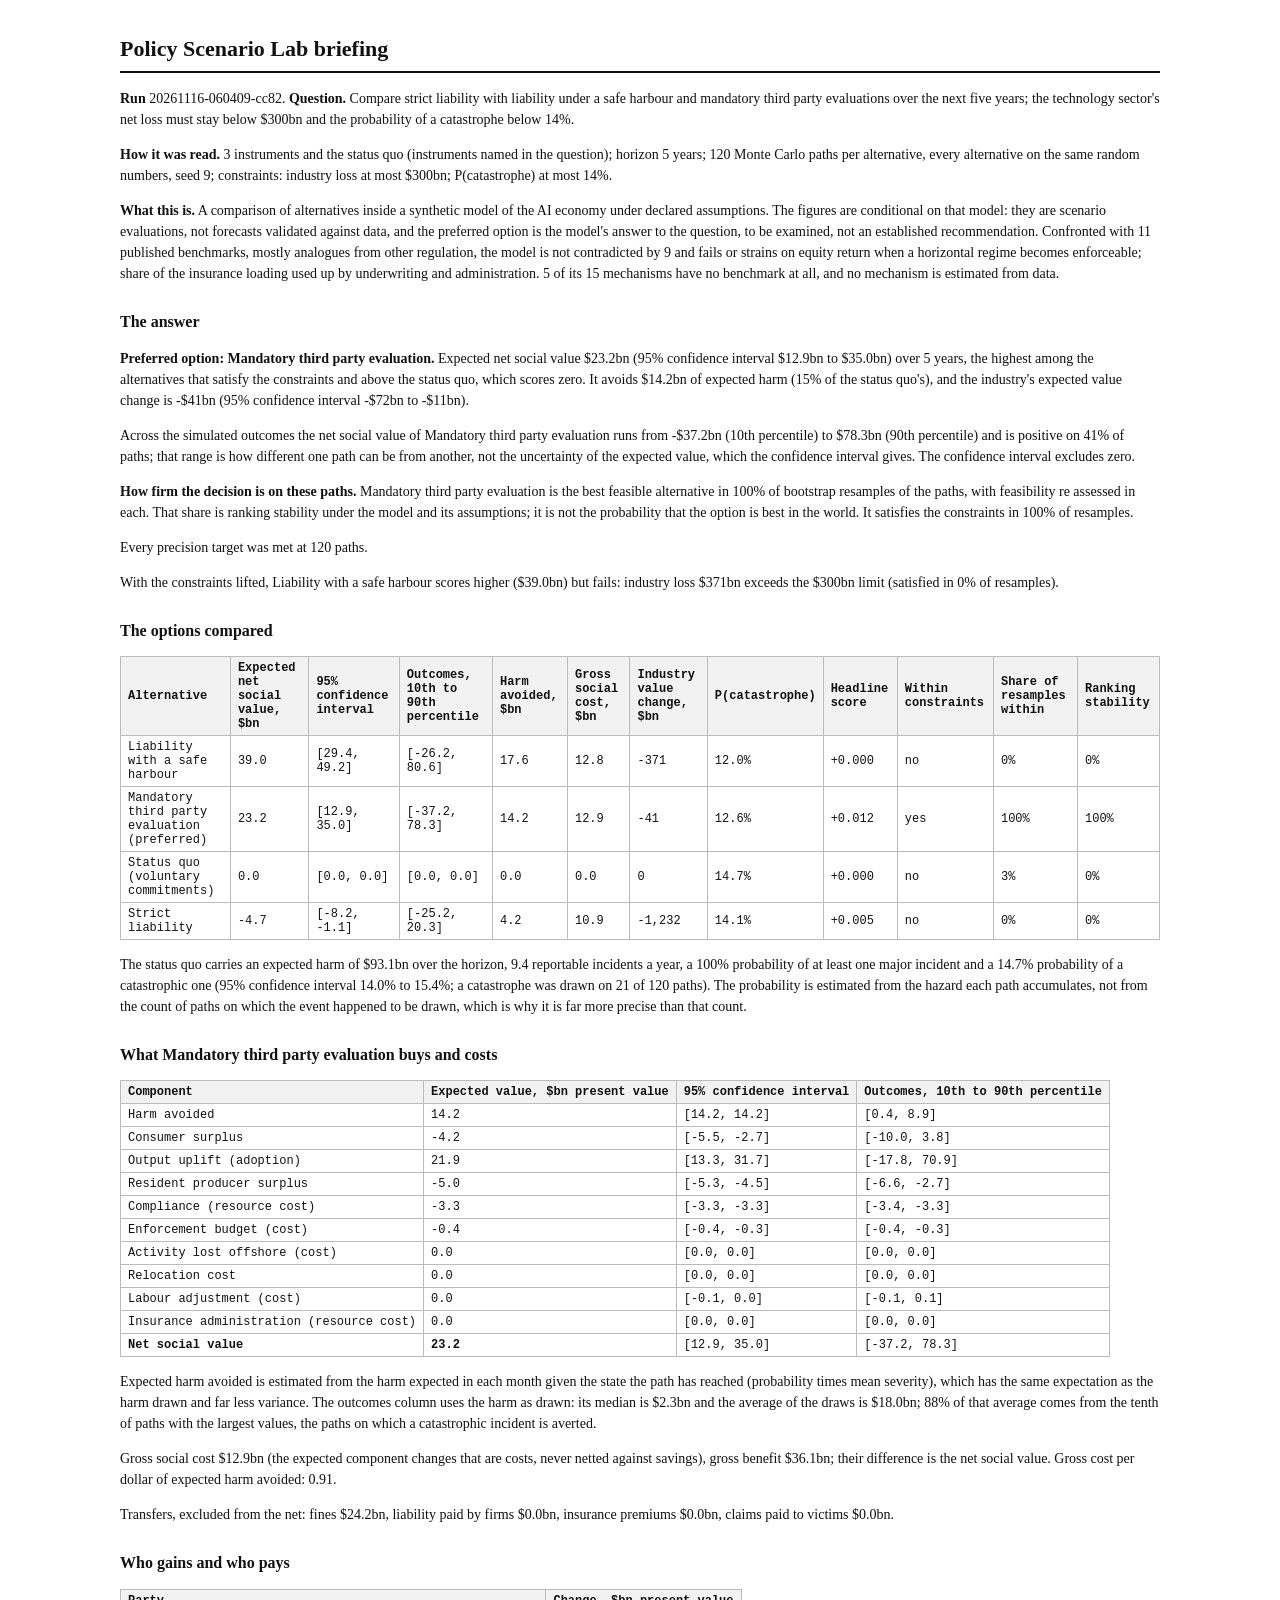
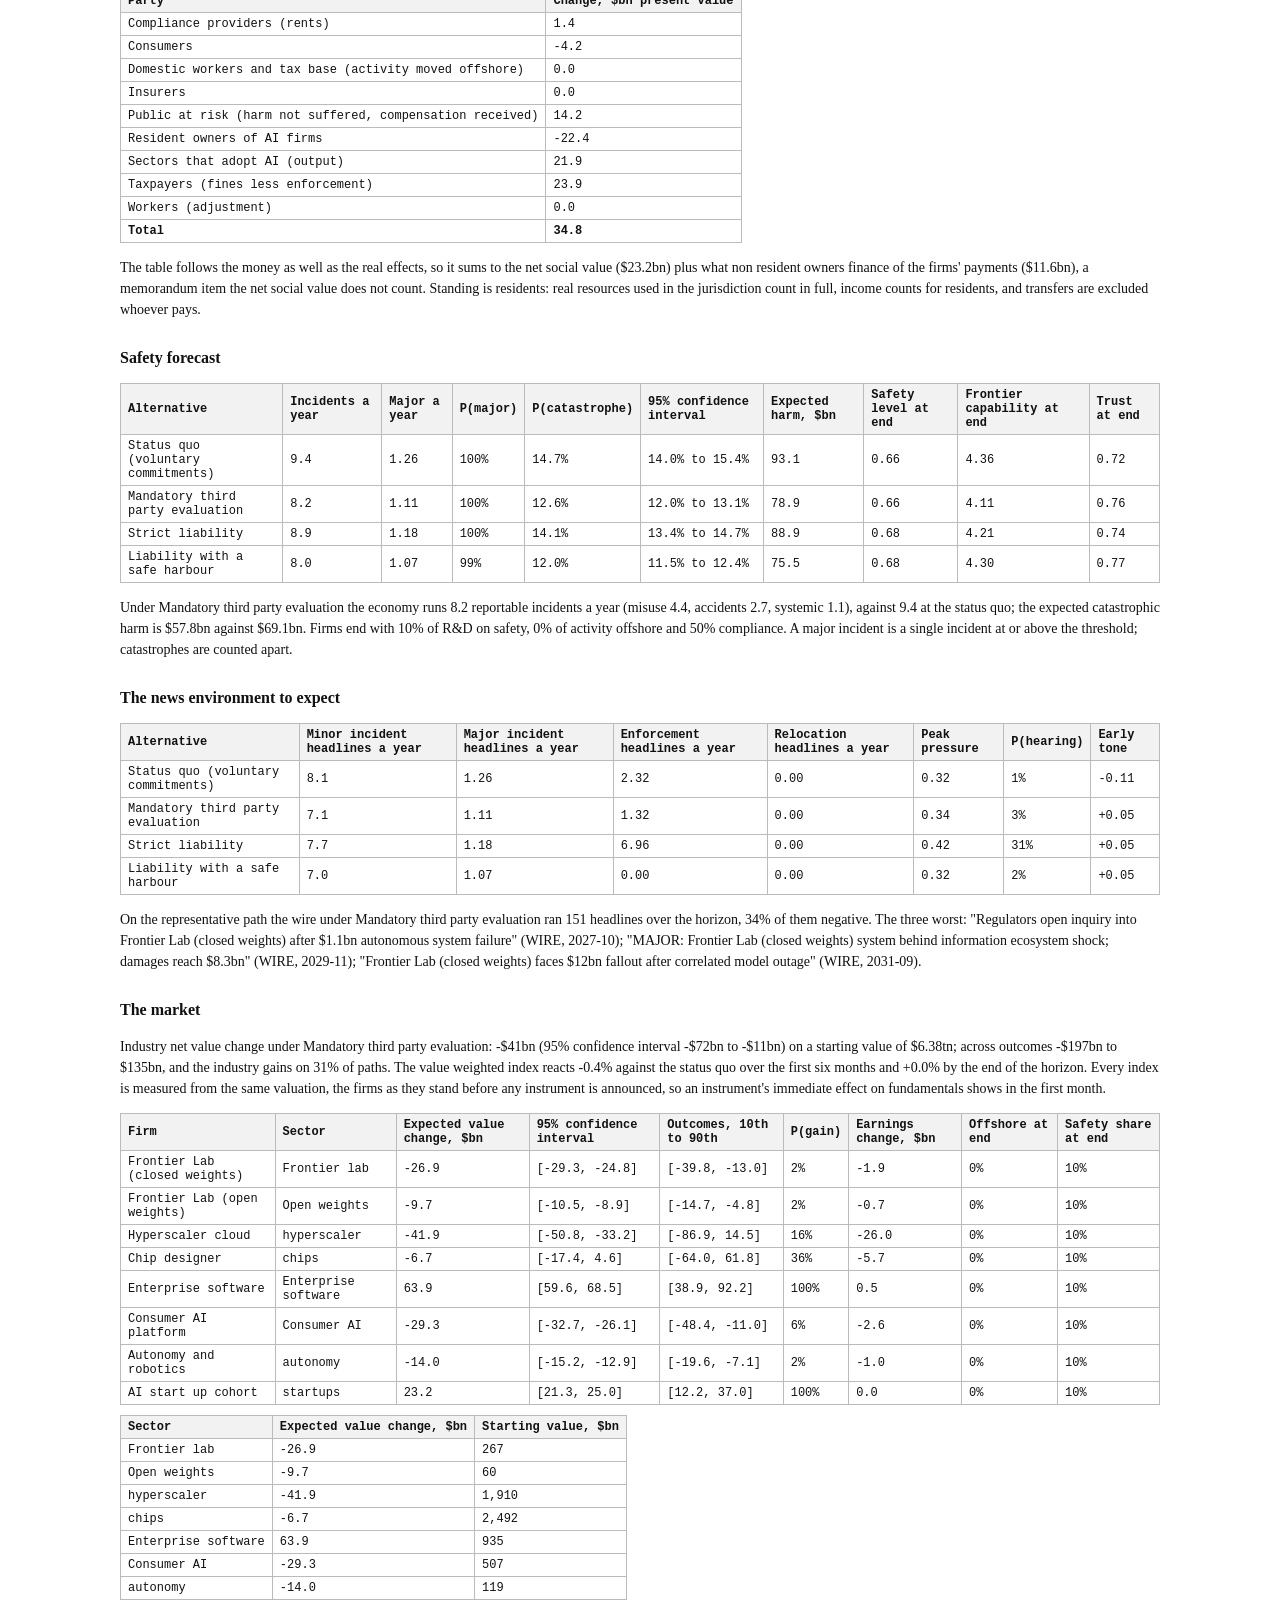
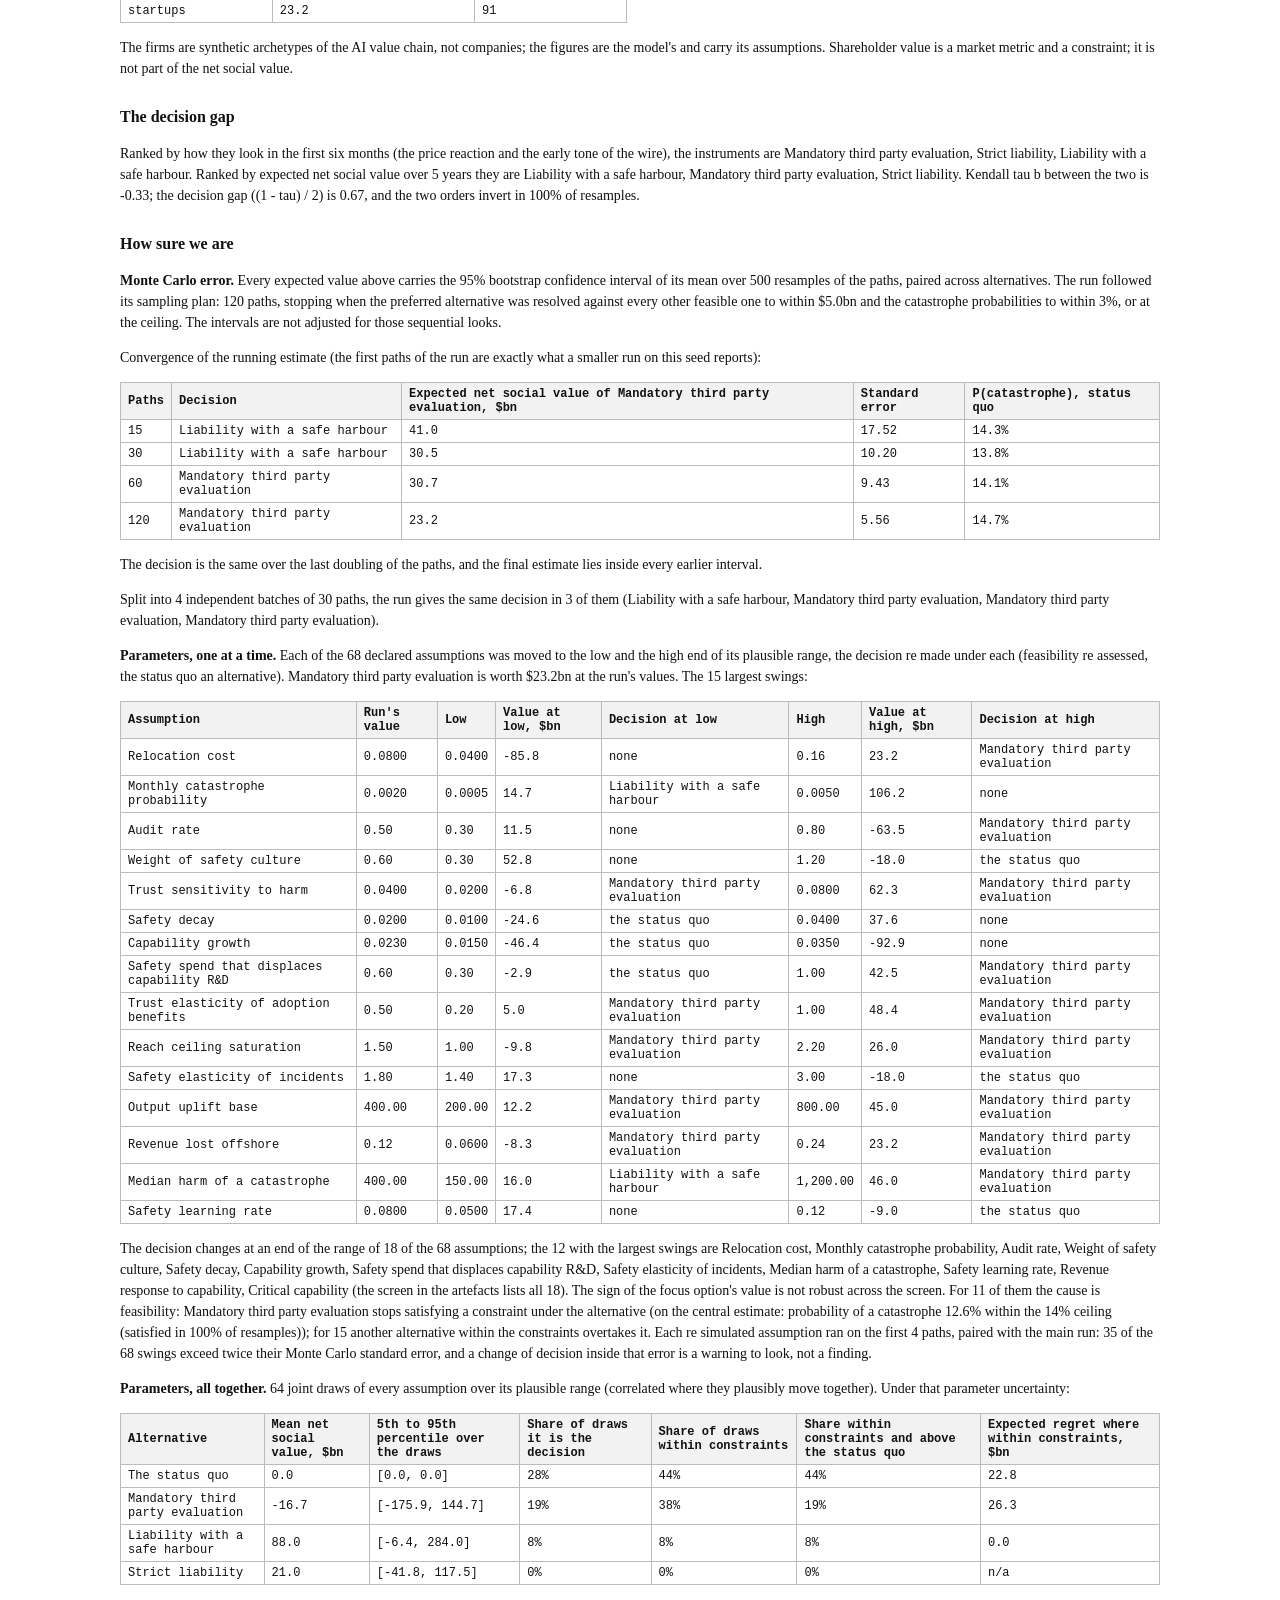
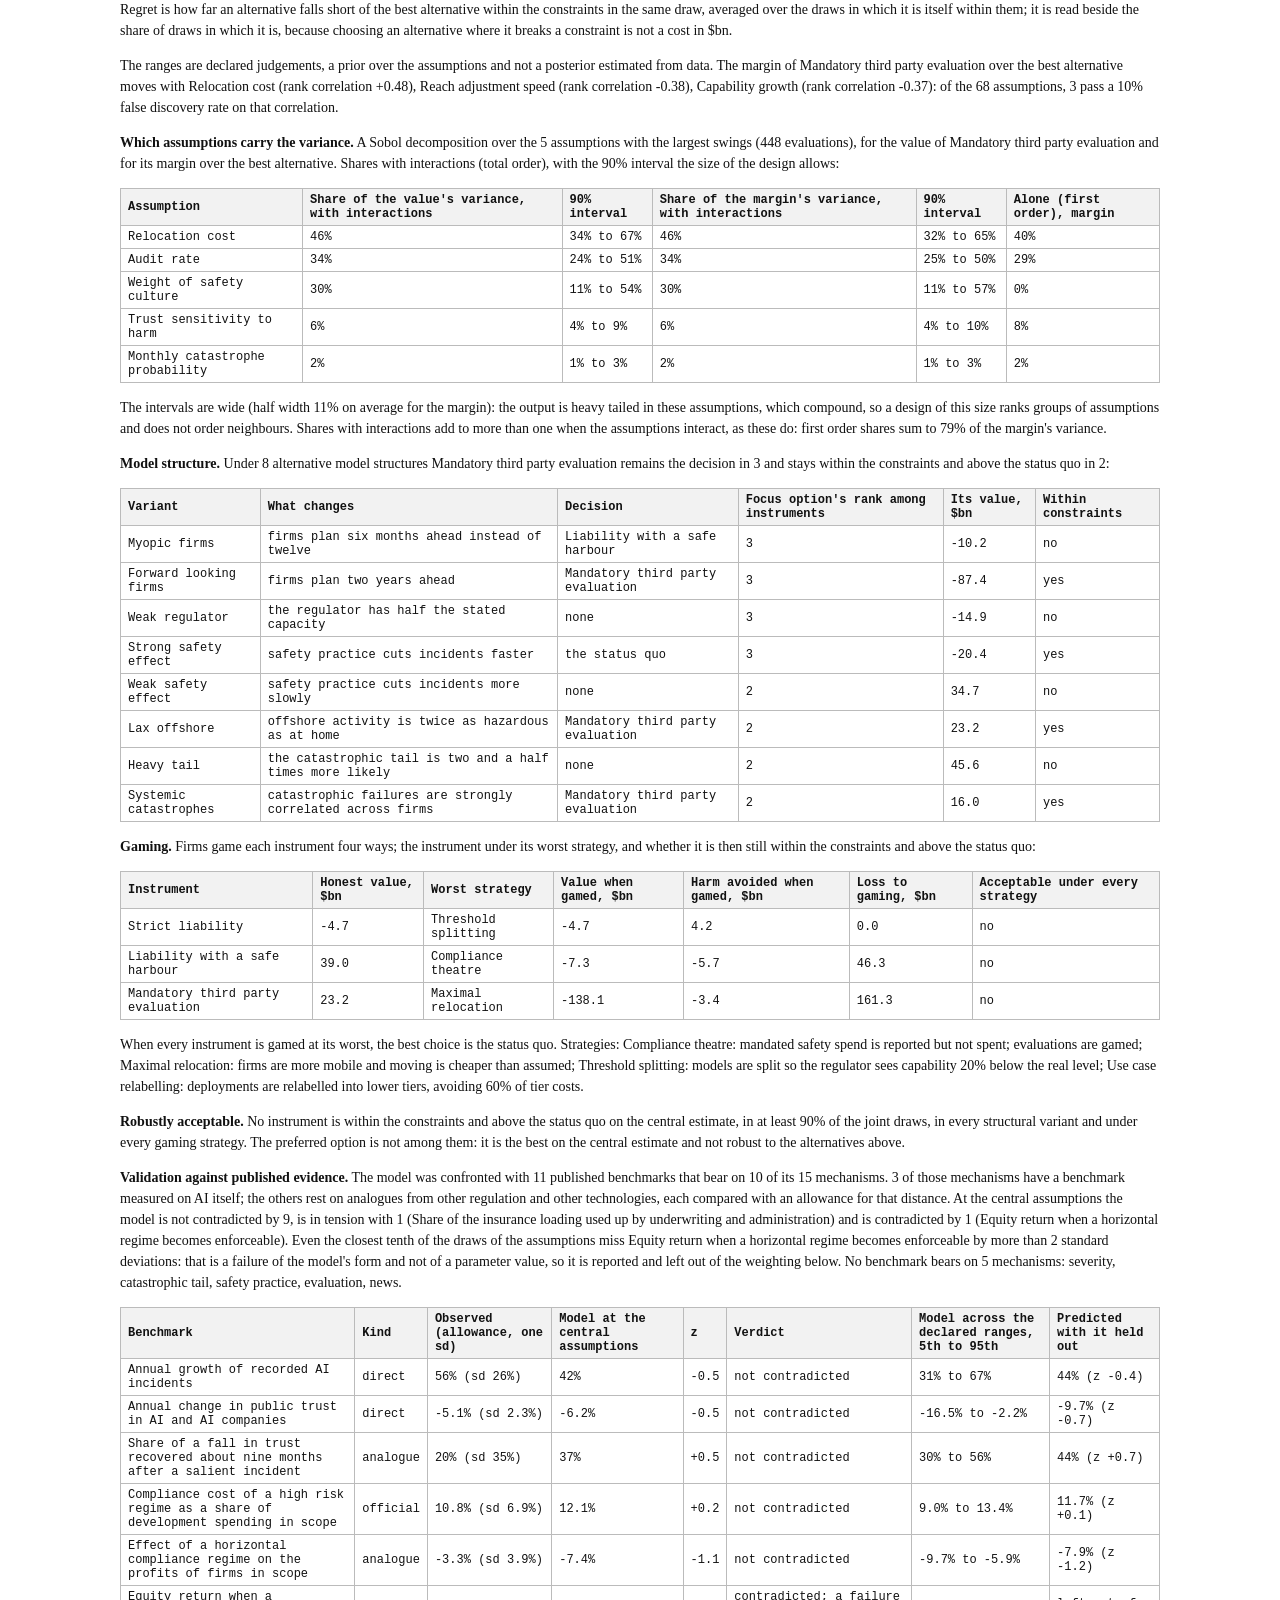
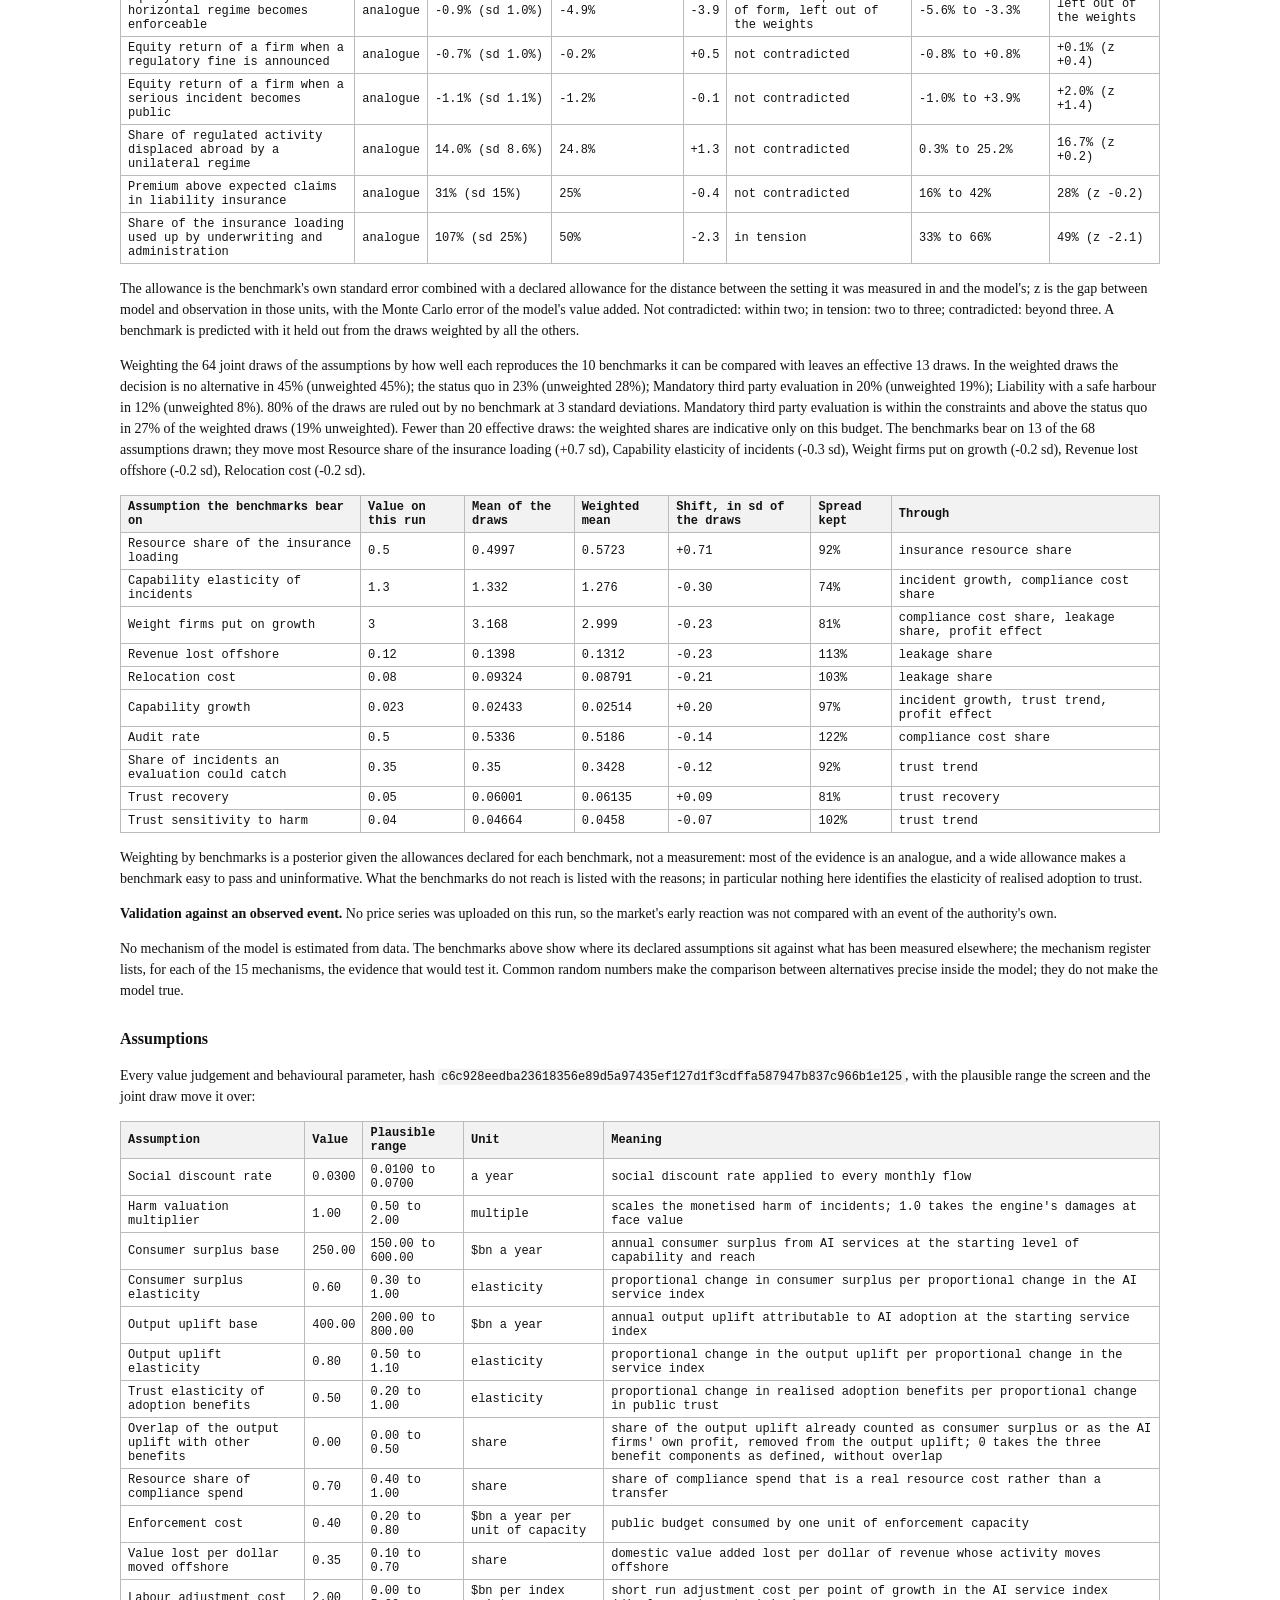
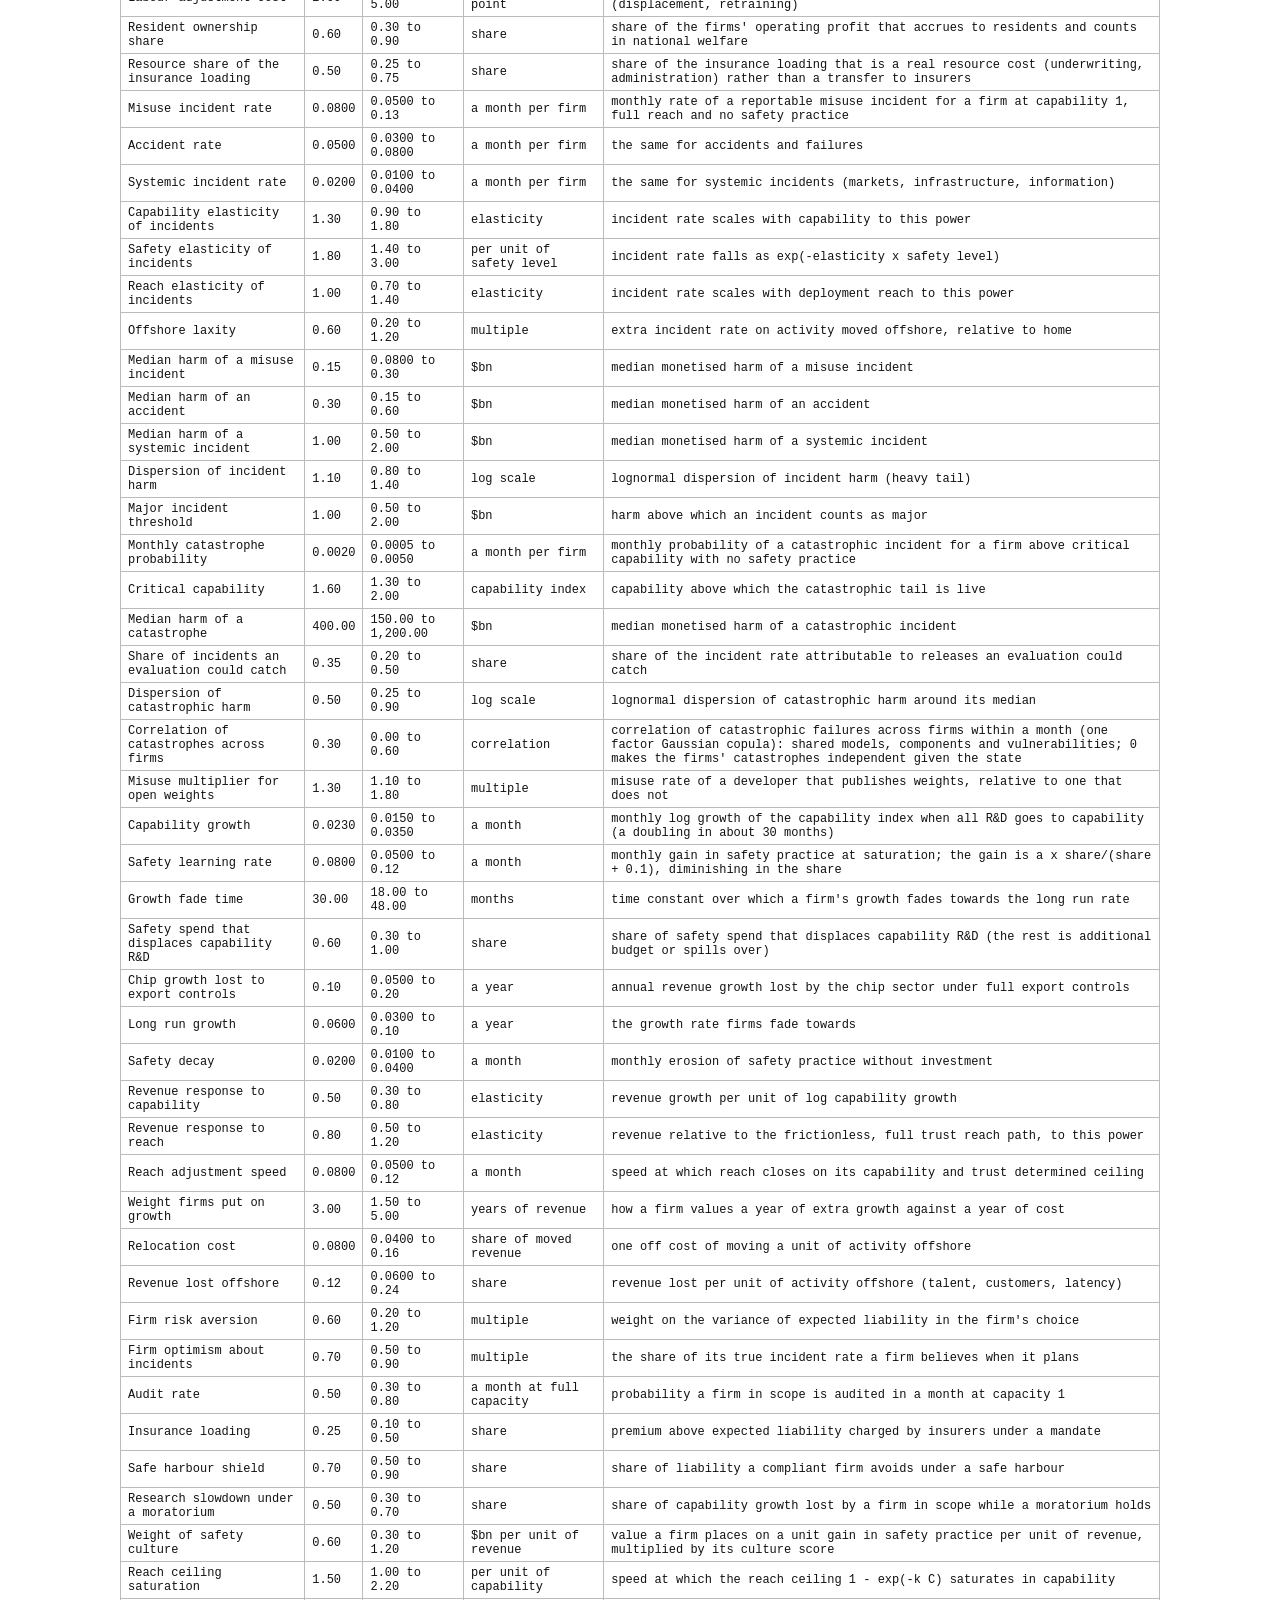
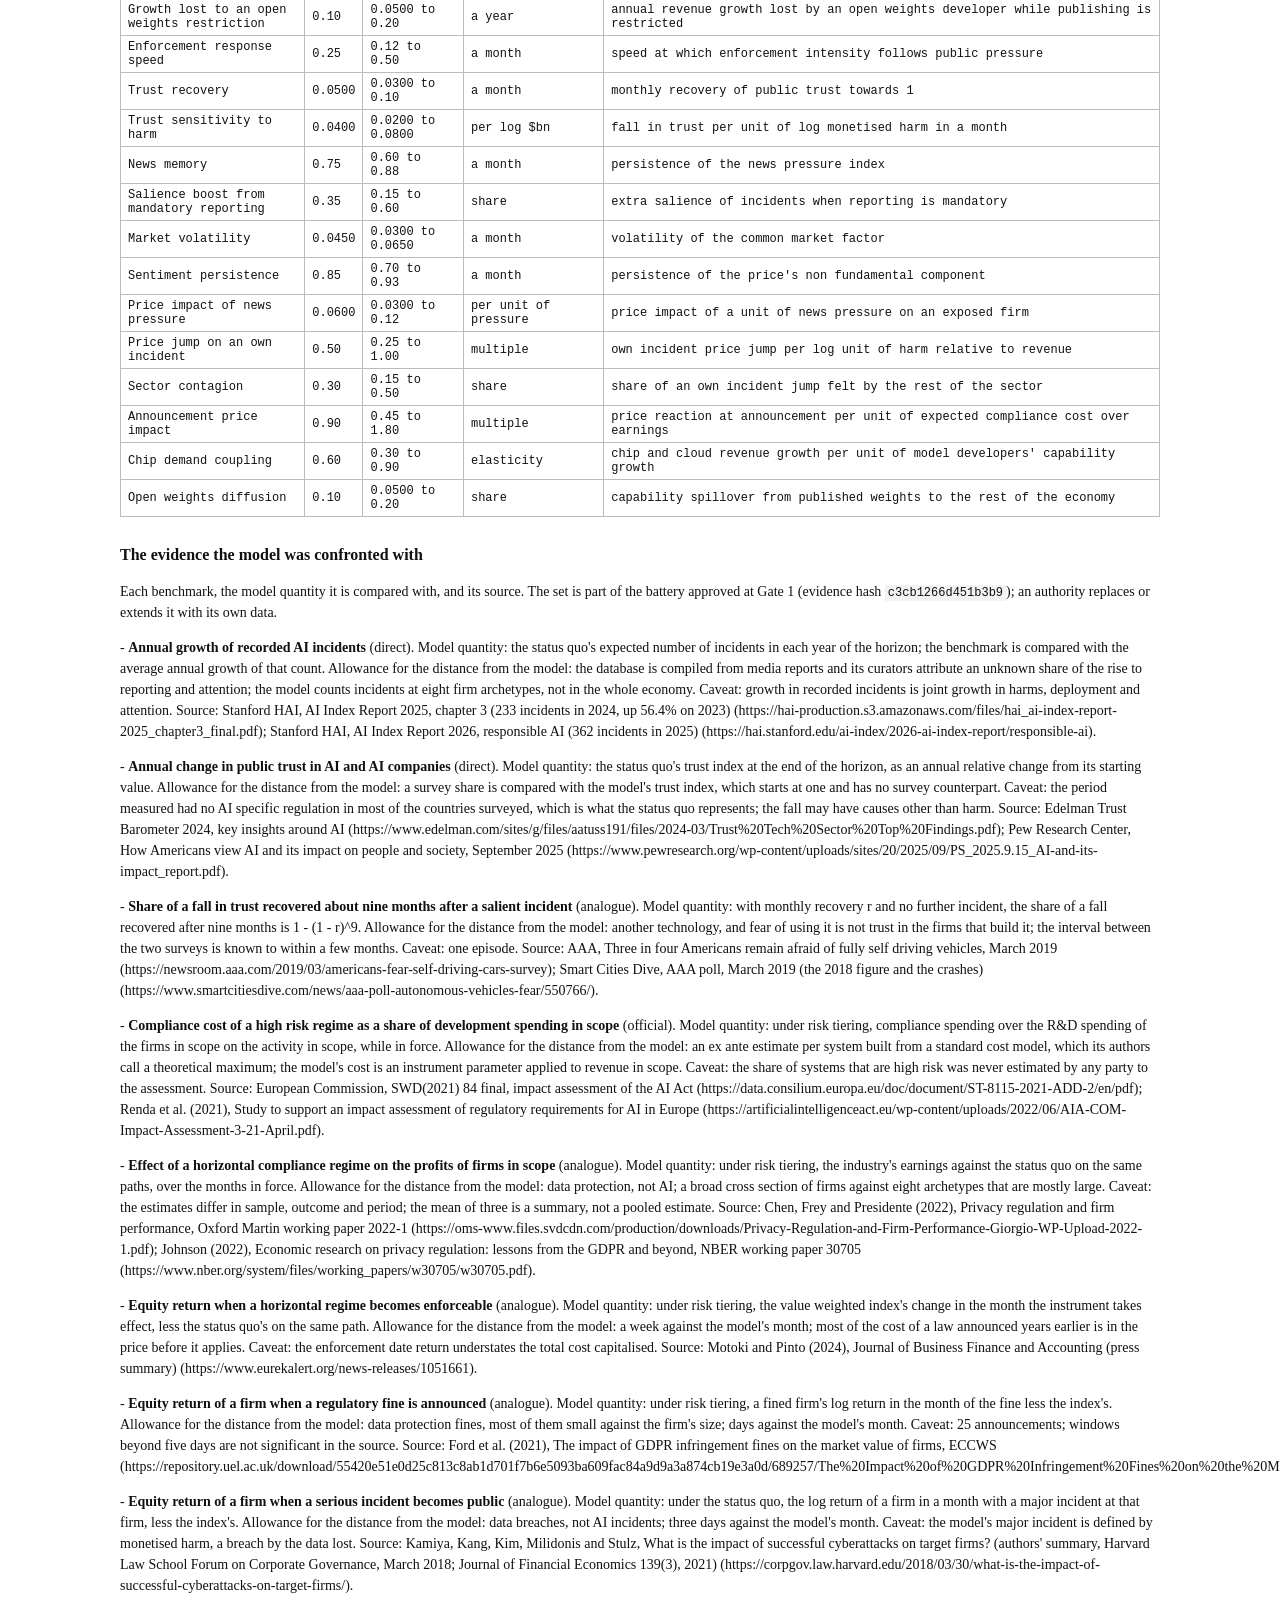
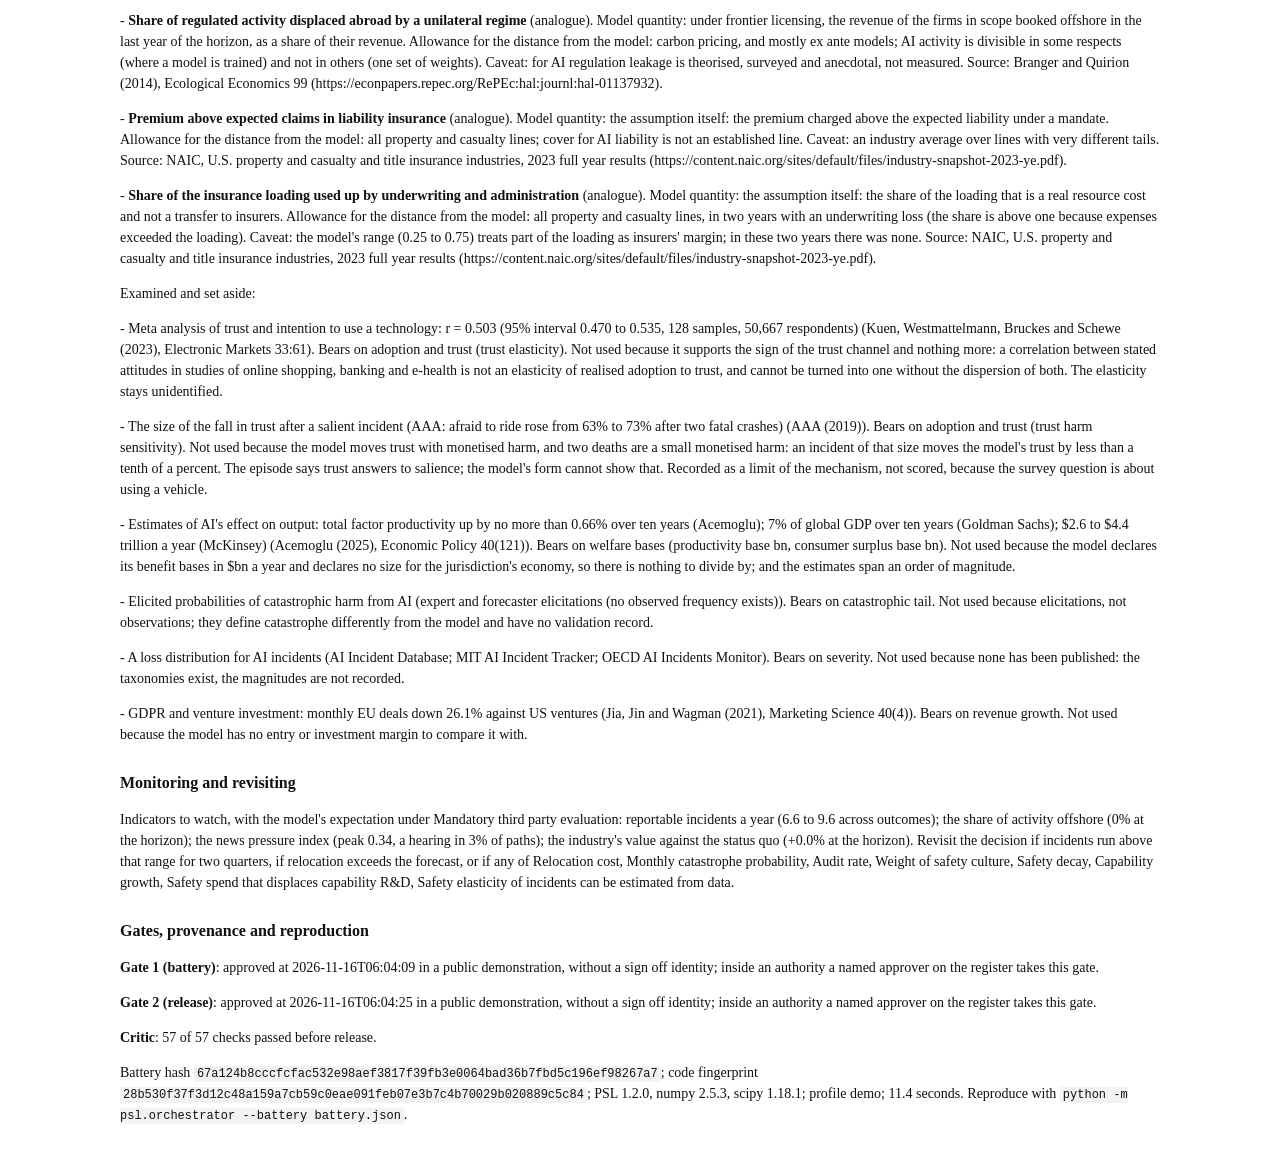
<file: site/data/20261116-060409-cc82/briefing.html>
<!doctype html><html><head><meta charset='utf-8'><title>Policy Scenario Lab briefing</title><style>body{font:14px/1.5 Georgia,serif;color:#111;max-width:1040px;margin:32px auto;padding:0 20px}h1{font-size:22px;border-bottom:2px solid #111;padding-bottom:6px}h2{font-size:16px;margin-top:26px}table{border-collapse:collapse;font:12px ui-monospace,Menlo,monospace;margin:10px 0}th,td{border:1px solid #bbb;padding:4px 7px;text-align:left}th{background:#f2f2f2}code{font:12px ui-monospace,Menlo,monospace;background:#f2f2f2;padding:1px 3px}@media print{body{margin:0;max-width:none}}</style></head><body><h1>Policy Scenario Lab briefing</h1>
<p><b>Run</b> 20261116-060409-cc82. <b>Question.</b> Compare strict liability with liability under a safe harbour and mandatory third party evaluations over the next five years; the technology sector&#x27;s net loss must stay below $300bn and the probability of a catastrophe below 14%.</p>
<p><b>How it was read.</b> 3 instruments and the status quo (instruments named in the question); horizon 5 years; 120 Monte Carlo paths per alternative, every alternative on the same random numbers, seed 9; constraints: industry loss at most $300bn; P(catastrophe) at most 14%.</p>
<p><b>What this is.</b> A comparison of alternatives inside a synthetic model of the AI economy under declared assumptions. The figures are conditional on that model: they are scenario evaluations, not forecasts validated against data, and the preferred option is the model&#x27;s answer to the question, to be examined, not an established recommendation. Confronted with 11 published benchmarks, mostly analogues from other regulation, the model is not contradicted by 9 and fails or strains on equity return when a horizontal regime becomes enforceable; share of the insurance loading used up by underwriting and administration. 5 of its 15 mechanisms have no benchmark at all, and no mechanism is estimated from data.</p>
<h2>The answer</h2>
<p><b>Preferred option: Mandatory third party evaluation.</b> Expected net social value $23.2bn (95% confidence interval $12.9bn to $35.0bn) over 5 years, the highest among the alternatives that satisfy the constraints and above the status quo, which scores zero. It avoids $14.2bn of expected harm (15% of the status quo&#x27;s), and the industry&#x27;s expected value change is -$41bn (95% confidence interval -$72bn to -$11bn).</p>
<p>Across the simulated outcomes the net social value of Mandatory third party evaluation runs from -$37.2bn (10th percentile) to $78.3bn (90th percentile) and is positive on 41% of paths; that range is how different one path can be from another, not the uncertainty of the expected value, which the confidence interval gives. The confidence interval excludes zero.</p>
<p><b>How firm the decision is on these paths.</b> Mandatory third party evaluation is the best feasible alternative in 100% of bootstrap resamples of the paths, with feasibility re assessed in each. That share is ranking stability under the model and its assumptions; it is not the probability that the option is best in the world. It satisfies the constraints in 100% of resamples. </p>
<p>Every precision target was met at 120 paths.</p>
<p>With the constraints lifted, Liability with a safe harbour scores higher ($39.0bn) but fails: industry loss $371bn exceeds the $300bn limit (satisfied in 0% of resamples).</p>
<h2>The options compared</h2>
<table>
<tr><th>Alternative</th><th>Expected net social value, $bn</th><th>95% confidence interval</th><th>Outcomes, 10th to 90th percentile</th><th>Harm avoided, $bn</th><th>Gross social cost, $bn</th><th>Industry value change, $bn</th><th>P(catastrophe)</th><th>Headline score</th><th>Within constraints</th><th>Share of resamples within</th><th>Ranking stability</th></tr>
<tr><td>Liability with a safe harbour</td><td>39.0</td><td>[29.4, 49.2]</td><td>[-26.2, 80.6]</td><td>17.6</td><td>12.8</td><td>-371</td><td>12.0%</td><td>+0.000</td><td>no</td><td>0%</td><td>0%</td></tr>
<tr><td>Mandatory third party evaluation (preferred)</td><td>23.2</td><td>[12.9, 35.0]</td><td>[-37.2, 78.3]</td><td>14.2</td><td>12.9</td><td>-41</td><td>12.6%</td><td>+0.012</td><td>yes</td><td>100%</td><td>100%</td></tr>
<tr><td>Status quo (voluntary commitments)</td><td>0.0</td><td>[0.0, 0.0]</td><td>[0.0, 0.0]</td><td>0.0</td><td>0.0</td><td>0</td><td>14.7%</td><td>+0.000</td><td>no</td><td>3%</td><td>0%</td></tr>
<tr><td>Strict liability</td><td>-4.7</td><td>[-8.2, -1.1]</td><td>[-25.2, 20.3]</td><td>4.2</td><td>10.9</td><td>-1,232</td><td>14.1%</td><td>+0.005</td><td>no</td><td>0%</td><td>0%</td></tr>
</table>
<p>The status quo carries an expected harm of $93.1bn over the horizon, 9.4 reportable incidents a year, a 100% probability of at least one major incident and a 14.7% probability of a catastrophic one (95% confidence interval 14.0% to 15.4%; a catastrophe was drawn on 21 of 120 paths). The probability is estimated from the hazard each path accumulates, not from the count of paths on which the event happened to be drawn, which is why it is far more precise than that count.</p>
<h2>What Mandatory third party evaluation buys and costs</h2>
<table>
<tr><th>Component</th><th>Expected value, $bn present value</th><th>95% confidence interval</th><th>Outcomes, 10th to 90th percentile</th></tr>
<tr><td>Harm avoided</td><td>14.2</td><td>[14.2, 14.2]</td><td>[0.4, 8.9]</td></tr>
<tr><td>Consumer surplus</td><td>-4.2</td><td>[-5.5, -2.7]</td><td>[-10.0, 3.8]</td></tr>
<tr><td>Output uplift (adoption)</td><td>21.9</td><td>[13.3, 31.7]</td><td>[-17.8, 70.9]</td></tr>
<tr><td>Resident producer surplus</td><td>-5.0</td><td>[-5.3, -4.5]</td><td>[-6.6, -2.7]</td></tr>
<tr><td>Compliance (resource cost)</td><td>-3.3</td><td>[-3.3, -3.3]</td><td>[-3.4, -3.3]</td></tr>
<tr><td>Enforcement budget (cost)</td><td>-0.4</td><td>[-0.4, -0.3]</td><td>[-0.4, -0.3]</td></tr>
<tr><td>Activity lost offshore (cost)</td><td>0.0</td><td>[0.0, 0.0]</td><td>[0.0, 0.0]</td></tr>
<tr><td>Relocation cost</td><td>0.0</td><td>[0.0, 0.0]</td><td>[0.0, 0.0]</td></tr>
<tr><td>Labour adjustment (cost)</td><td>0.0</td><td>[-0.1, 0.0]</td><td>[-0.1, 0.1]</td></tr>
<tr><td>Insurance administration (resource cost)</td><td>0.0</td><td>[0.0, 0.0]</td><td>[0.0, 0.0]</td></tr>
<tr><td><b>Net social value</b></td><td><b>23.2</b></td><td>[12.9, 35.0]</td><td>[-37.2, 78.3]</td></tr>
</table>
<p>Expected harm avoided is estimated from the harm expected in each month given the state the path has reached (probability times mean severity), which has the same expectation as the harm drawn and far less variance. The outcomes column uses the harm as drawn: its median is $2.3bn and the average of the draws is $18.0bn; 88% of that average comes from the tenth of paths with the largest values, the paths on which a catastrophic incident is averted.</p>
<p>Gross social cost $12.9bn (the expected component changes that are costs, never netted against savings), gross benefit $36.1bn; their difference is the net social value. Gross cost per dollar of expected harm avoided: 0.91.</p>
<p>Transfers, excluded from the net: fines $24.2bn, liability paid by firms $0.0bn, insurance premiums $0.0bn, claims paid to victims $0.0bn.</p>
<h2>Who gains and who pays</h2>
<table>
<tr><th>Party</th><th>Change, $bn present value</th></tr>
<tr><td>Compliance providers (rents)</td><td>1.4</td></tr>
<tr><td>Consumers</td><td>-4.2</td></tr>
<tr><td>Domestic workers and tax base (activity moved offshore)</td><td>0.0</td></tr>
<tr><td>Insurers</td><td>0.0</td></tr>
<tr><td>Public at risk (harm not suffered, compensation received)</td><td>14.2</td></tr>
<tr><td>Resident owners of AI firms</td><td>-22.4</td></tr>
<tr><td>Sectors that adopt AI (output)</td><td>21.9</td></tr>
<tr><td>Taxpayers (fines less enforcement)</td><td>23.9</td></tr>
<tr><td>Workers (adjustment)</td><td>0.0</td></tr>
<tr><td><b>Total</b></td><td><b>34.8</b></td></tr>
</table>
<p>The table follows the money as well as the real effects, so it sums to the net social value ($23.2bn) plus what non resident owners finance of the firms&#x27; payments ($11.6bn), a memorandum item the net social value does not count. Standing is residents: real resources used in the jurisdiction count in full, income counts for residents, and transfers are excluded whoever pays.</p>
<h2>Safety forecast</h2>
<table>
<tr><th>Alternative</th><th>Incidents a year</th><th>Major a year</th><th>P(major)</th><th>P(catastrophe)</th><th>95% confidence interval</th><th>Expected harm, $bn</th><th>Safety level at end</th><th>Frontier capability at end</th><th>Trust at end</th></tr>
<tr><td>Status quo (voluntary commitments)</td><td>9.4</td><td>1.26</td><td>100%</td><td>14.7%</td><td>14.0% to 15.4%</td><td>93.1</td><td>0.66</td><td>4.36</td><td>0.72</td></tr>
<tr><td>Mandatory third party evaluation</td><td>8.2</td><td>1.11</td><td>100%</td><td>12.6%</td><td>12.0% to 13.1%</td><td>78.9</td><td>0.66</td><td>4.11</td><td>0.76</td></tr>
<tr><td>Strict liability</td><td>8.9</td><td>1.18</td><td>100%</td><td>14.1%</td><td>13.4% to 14.7%</td><td>88.9</td><td>0.68</td><td>4.21</td><td>0.74</td></tr>
<tr><td>Liability with a safe harbour</td><td>8.0</td><td>1.07</td><td>99%</td><td>12.0%</td><td>11.5% to 12.4%</td><td>75.5</td><td>0.68</td><td>4.30</td><td>0.77</td></tr>
</table>
<p>Under Mandatory third party evaluation the economy runs 8.2 reportable incidents a year (misuse 4.4, accidents 2.7, systemic 1.1), against 9.4 at the status quo; the expected catastrophic harm is $57.8bn against $69.1bn. Firms end with 10% of R&amp;D on safety, 0% of activity offshore and 50% compliance. A major incident is a single incident at or above the threshold; catastrophes are counted apart.</p>
<h2>The news environment to expect</h2>
<table>
<tr><th>Alternative</th><th>Minor incident headlines a year</th><th>Major incident headlines a year</th><th>Enforcement headlines a year</th><th>Relocation headlines a year</th><th>Peak pressure</th><th>P(hearing)</th><th>Early tone</th></tr>
<tr><td>Status quo (voluntary commitments)</td><td>8.1</td><td>1.26</td><td>2.32</td><td>0.00</td><td>0.32</td><td>1%</td><td>-0.11</td></tr>
<tr><td>Mandatory third party evaluation</td><td>7.1</td><td>1.11</td><td>1.32</td><td>0.00</td><td>0.34</td><td>3%</td><td>+0.05</td></tr>
<tr><td>Strict liability</td><td>7.7</td><td>1.18</td><td>6.96</td><td>0.00</td><td>0.42</td><td>31%</td><td>+0.05</td></tr>
<tr><td>Liability with a safe harbour</td><td>7.0</td><td>1.07</td><td>0.00</td><td>0.00</td><td>0.32</td><td>2%</td><td>+0.05</td></tr>
</table>
<p>On the representative path the wire under Mandatory third party evaluation ran 151 headlines over the horizon, 34% of them negative. The three worst: &quot;Regulators open inquiry into Frontier Lab (closed weights) after $1.1bn autonomous system failure&quot; (WIRE, 2027-10); &quot;MAJOR: Frontier Lab (closed weights) system behind information ecosystem shock; damages reach $8.3bn&quot; (WIRE, 2029-11); &quot;Frontier Lab (closed weights) faces $12bn fallout after correlated model outage&quot; (WIRE, 2031-09).</p>
<h2>The market</h2>
<p>Industry net value change under Mandatory third party evaluation: -$41bn (95% confidence interval -$72bn to -$11bn) on a starting value of $6.38tn; across outcomes -$197bn to $135bn, and the industry gains on 31% of paths. The value weighted index reacts -0.4% against the status quo over the first six months and +0.0% by the end of the horizon. Every index is measured from the same valuation, the firms as they stand before any instrument is announced, so an instrument&#x27;s immediate effect on fundamentals shows in the first month.</p>
<table>
<tr><th>Firm</th><th>Sector</th><th>Expected value change, $bn</th><th>95% confidence interval</th><th>Outcomes, 10th to 90th</th><th>P(gain)</th><th>Earnings change, $bn</th><th>Offshore at end</th><th>Safety share at end</th></tr>
<tr><td>Frontier Lab (closed weights)</td><td>Frontier lab</td><td>-26.9</td><td>[-29.3, -24.8]</td><td>[-39.8, -13.0]</td><td>2%</td><td>-1.9</td><td>0%</td><td>10%</td></tr>
<tr><td>Frontier Lab (open weights)</td><td>Open weights</td><td>-9.7</td><td>[-10.5, -8.9]</td><td>[-14.7, -4.8]</td><td>2%</td><td>-0.7</td><td>0%</td><td>10%</td></tr>
<tr><td>Hyperscaler cloud</td><td>hyperscaler</td><td>-41.9</td><td>[-50.8, -33.2]</td><td>[-86.9, 14.5]</td><td>16%</td><td>-26.0</td><td>0%</td><td>10%</td></tr>
<tr><td>Chip designer</td><td>chips</td><td>-6.7</td><td>[-17.4, 4.6]</td><td>[-64.0, 61.8]</td><td>36%</td><td>-5.7</td><td>0%</td><td>10%</td></tr>
<tr><td>Enterprise software</td><td>Enterprise software</td><td>63.9</td><td>[59.6, 68.5]</td><td>[38.9, 92.2]</td><td>100%</td><td>0.5</td><td>0%</td><td>10%</td></tr>
<tr><td>Consumer AI platform</td><td>Consumer AI</td><td>-29.3</td><td>[-32.7, -26.1]</td><td>[-48.4, -11.0]</td><td>6%</td><td>-2.6</td><td>0%</td><td>10%</td></tr>
<tr><td>Autonomy and robotics</td><td>autonomy</td><td>-14.0</td><td>[-15.2, -12.9]</td><td>[-19.6, -7.1]</td><td>2%</td><td>-1.0</td><td>0%</td><td>10%</td></tr>
<tr><td>AI start up cohort</td><td>startups</td><td>23.2</td><td>[21.3, 25.0]</td><td>[12.2, 37.0]</td><td>100%</td><td>0.0</td><td>0%</td><td>10%</td></tr>
</table>
<table>
<tr><th>Sector</th><th>Expected value change, $bn</th><th>Starting value, $bn</th></tr>
<tr><td>Frontier lab</td><td>-26.9</td><td>267</td></tr>
<tr><td>Open weights</td><td>-9.7</td><td>60</td></tr>
<tr><td>hyperscaler</td><td>-41.9</td><td>1,910</td></tr>
<tr><td>chips</td><td>-6.7</td><td>2,492</td></tr>
<tr><td>Enterprise software</td><td>63.9</td><td>935</td></tr>
<tr><td>Consumer AI</td><td>-29.3</td><td>507</td></tr>
<tr><td>autonomy</td><td>-14.0</td><td>119</td></tr>
<tr><td>startups</td><td>23.2</td><td>91</td></tr>
</table>
<p>The firms are synthetic archetypes of the AI value chain, not companies; the figures are the model&#x27;s and carry its assumptions. Shareholder value is a market metric and a constraint; it is not part of the net social value.</p>
<h2>The decision gap</h2>
<p>Ranked by how they look in the first six months (the price reaction and the early tone of the wire), the instruments are Mandatory third party evaluation, Strict liability, Liability with a safe harbour. Ranked by expected net social value over 5 years they are Liability with a safe harbour, Mandatory third party evaluation, Strict liability. Kendall tau b between the two is -0.33; the decision gap ((1 - tau) / 2) is 0.67, and the two orders invert in 100% of resamples.</p>
<h2>How sure we are</h2>
<p><b>Monte Carlo error.</b> Every expected value above carries the 95% bootstrap confidence interval of its mean over 500 resamples of the paths, paired across alternatives. The run followed its sampling plan: 120 paths, stopping when the preferred alternative was resolved against every other feasible one to within $5.0bn and the catastrophe probabilities to within 3%, or at the ceiling. The intervals are not adjusted for those sequential looks.</p>
<p>Convergence of the running estimate (the first paths of the run are exactly what a smaller run on this seed reports):</p>
<table>
<tr><th>Paths</th><th>Decision</th><th>Expected net social value of Mandatory third party evaluation, $bn</th><th>Standard error</th><th>P(catastrophe), status quo</th></tr>
<tr><td>15</td><td>Liability with a safe harbour</td><td>41.0</td><td>17.52</td><td>14.3%</td></tr>
<tr><td>30</td><td>Liability with a safe harbour</td><td>30.5</td><td>10.20</td><td>13.8%</td></tr>
<tr><td>60</td><td>Mandatory third party evaluation</td><td>30.7</td><td>9.43</td><td>14.1%</td></tr>
<tr><td>120</td><td>Mandatory third party evaluation</td><td>23.2</td><td>5.56</td><td>14.7%</td></tr>
</table>
<p>The decision is the same over the last doubling of the paths, and the final estimate lies inside every earlier interval.</p>
<p>Split into 4 independent batches of 30 paths, the run gives the same decision in 3 of them (Liability with a safe harbour, Mandatory third party evaluation, Mandatory third party evaluation, Mandatory third party evaluation).</p>
<p><b>Parameters, one at a time.</b> Each of the 68 declared assumptions was moved to the low and the high end of its plausible range, the decision re made under each (feasibility re assessed, the status quo an alternative). Mandatory third party evaluation is worth $23.2bn at the run&#x27;s values. The 15 largest swings:</p>
<table>
<tr><th>Assumption</th><th>Run&#x27;s value</th><th>Low</th><th>Value at low, $bn</th><th>Decision at low</th><th>High</th><th>Value at high, $bn</th><th>Decision at high</th></tr>
<tr><td>Relocation cost</td><td>0.0800</td><td>0.0400</td><td>-85.8</td><td>none</td><td>0.16</td><td>23.2</td><td>Mandatory third party evaluation</td></tr>
<tr><td>Monthly catastrophe probability</td><td>0.0020</td><td>0.0005</td><td>14.7</td><td>Liability with a safe harbour</td><td>0.0050</td><td>106.2</td><td>none</td></tr>
<tr><td>Audit rate</td><td>0.50</td><td>0.30</td><td>11.5</td><td>none</td><td>0.80</td><td>-63.5</td><td>Mandatory third party evaluation</td></tr>
<tr><td>Weight of safety culture</td><td>0.60</td><td>0.30</td><td>52.8</td><td>none</td><td>1.20</td><td>-18.0</td><td>the status quo</td></tr>
<tr><td>Trust sensitivity to harm</td><td>0.0400</td><td>0.0200</td><td>-6.8</td><td>Mandatory third party evaluation</td><td>0.0800</td><td>62.3</td><td>Mandatory third party evaluation</td></tr>
<tr><td>Safety decay</td><td>0.0200</td><td>0.0100</td><td>-24.6</td><td>the status quo</td><td>0.0400</td><td>37.6</td><td>none</td></tr>
<tr><td>Capability growth</td><td>0.0230</td><td>0.0150</td><td>-46.4</td><td>the status quo</td><td>0.0350</td><td>-92.9</td><td>none</td></tr>
<tr><td>Safety spend that displaces capability R&amp;D</td><td>0.60</td><td>0.30</td><td>-2.9</td><td>the status quo</td><td>1.00</td><td>42.5</td><td>Mandatory third party evaluation</td></tr>
<tr><td>Trust elasticity of adoption benefits</td><td>0.50</td><td>0.20</td><td>5.0</td><td>Mandatory third party evaluation</td><td>1.00</td><td>48.4</td><td>Mandatory third party evaluation</td></tr>
<tr><td>Reach ceiling saturation</td><td>1.50</td><td>1.00</td><td>-9.8</td><td>Mandatory third party evaluation</td><td>2.20</td><td>26.0</td><td>Mandatory third party evaluation</td></tr>
<tr><td>Safety elasticity of incidents</td><td>1.80</td><td>1.40</td><td>17.3</td><td>none</td><td>3.00</td><td>-18.0</td><td>the status quo</td></tr>
<tr><td>Output uplift base</td><td>400.00</td><td>200.00</td><td>12.2</td><td>Mandatory third party evaluation</td><td>800.00</td><td>45.0</td><td>Mandatory third party evaluation</td></tr>
<tr><td>Revenue lost offshore</td><td>0.12</td><td>0.0600</td><td>-8.3</td><td>Mandatory third party evaluation</td><td>0.24</td><td>23.2</td><td>Mandatory third party evaluation</td></tr>
<tr><td>Median harm of a catastrophe</td><td>400.00</td><td>150.00</td><td>16.0</td><td>Liability with a safe harbour</td><td>1,200.00</td><td>46.0</td><td>Mandatory third party evaluation</td></tr>
<tr><td>Safety learning rate</td><td>0.0800</td><td>0.0500</td><td>17.4</td><td>none</td><td>0.12</td><td>-9.0</td><td>the status quo</td></tr>
</table>
<p>The decision changes at an end of the range of 18 of the 68 assumptions; the 12 with the largest swings are Relocation cost, Monthly catastrophe probability, Audit rate, Weight of safety culture, Safety decay, Capability growth, Safety spend that displaces capability R&amp;D, Safety elasticity of incidents, Median harm of a catastrophe, Safety learning rate, Revenue response to capability, Critical capability (the screen in the artefacts lists all 18). The sign of the focus option&#x27;s value is not robust across the screen. For 11 of them the cause is feasibility: Mandatory third party evaluation stops satisfying a constraint under the alternative (on the central estimate: probability of a catastrophe 12.6% within the 14% ceiling (satisfied in 100% of resamples)); for 15 another alternative within the constraints overtakes it. Each re simulated assumption ran on the first 4 paths, paired with the main run: 35 of the 68 swings exceed twice their Monte Carlo standard error, and a change of decision inside that error is a warning to look, not a finding.</p>
<p><b>Parameters, all together.</b> 64 joint draws of every assumption over its plausible range (correlated where they plausibly move together). Under that parameter uncertainty:</p>
<table>
<tr><th>Alternative</th><th>Mean net social value, $bn</th><th>5th to 95th percentile over the draws</th><th>Share of draws it is the decision</th><th>Share of draws within constraints</th><th>Share within constraints and above the status quo</th><th>Expected regret where within constraints, $bn</th></tr>
<tr><td>The status quo</td><td>0.0</td><td>[0.0, 0.0]</td><td>28%</td><td>44%</td><td>44%</td><td>22.8</td></tr>
<tr><td>Mandatory third party evaluation</td><td>-16.7</td><td>[-175.9, 144.7]</td><td>19%</td><td>38%</td><td>19%</td><td>26.3</td></tr>
<tr><td>Liability with a safe harbour</td><td>88.0</td><td>[-6.4, 284.0]</td><td>8%</td><td>8%</td><td>8%</td><td>0.0</td></tr>
<tr><td>Strict liability</td><td>21.0</td><td>[-41.8, 117.5]</td><td>0%</td><td>0%</td><td>0%</td><td>n/a</td></tr>
</table>
<p>Regret is how far an alternative falls short of the best alternative within the constraints in the same draw, averaged over the draws in which it is itself within them; it is read beside the share of draws in which it is, because choosing an alternative where it breaks a constraint is not a cost in $bn.</p>
<p>The ranges are declared judgements, a prior over the assumptions and not a posterior estimated from data. The margin of Mandatory third party evaluation over the best alternative moves with Relocation cost (rank correlation +0.48), Reach adjustment speed (rank correlation -0.38), Capability growth (rank correlation -0.37): of the 68 assumptions, 3 pass a 10% false discovery rate on that correlation.</p>
<p><b>Which assumptions carry the variance.</b> A Sobol decomposition over the 5 assumptions with the largest swings (448 evaluations), for the value of Mandatory third party evaluation and for its margin over the best alternative. Shares with interactions (total order), with the 90% interval the size of the design allows:</p>
<table>
<tr><th>Assumption</th><th>Share of the value&#x27;s variance, with interactions</th><th>90% interval</th><th>Share of the margin&#x27;s variance, with interactions</th><th>90% interval</th><th>Alone (first order), margin</th></tr>
<tr><td>Relocation cost</td><td>46%</td><td>34% to 67%</td><td>46%</td><td>32% to 65%</td><td>40%</td></tr>
<tr><td>Audit rate</td><td>34%</td><td>24% to 51%</td><td>34%</td><td>25% to 50%</td><td>29%</td></tr>
<tr><td>Weight of safety culture</td><td>30%</td><td>11% to 54%</td><td>30%</td><td>11% to 57%</td><td>0%</td></tr>
<tr><td>Trust sensitivity to harm</td><td>6%</td><td>4% to 9%</td><td>6%</td><td>4% to 10%</td><td>8%</td></tr>
<tr><td>Monthly catastrophe probability</td><td>2%</td><td>1% to 3%</td><td>2%</td><td>1% to 3%</td><td>2%</td></tr>
</table>
<p>The intervals are wide (half width 11% on average for the margin): the output is heavy tailed in these assumptions, which compound, so a design of this size ranks groups of assumptions and does not order neighbours. Shares with interactions add to more than one when the assumptions interact, as these do: first order shares sum to 79% of the margin&#x27;s variance.</p>
<p><b>Model structure.</b> Under 8 alternative model structures Mandatory third party evaluation remains the decision in 3 and stays within the constraints and above the status quo in 2:</p>
<table>
<tr><th>Variant</th><th>What changes</th><th>Decision</th><th>Focus option&#x27;s rank among instruments</th><th>Its value, $bn</th><th>Within constraints</th></tr>
<tr><td>Myopic firms</td><td>firms plan six months ahead instead of twelve</td><td>Liability with a safe harbour</td><td>3</td><td>-10.2</td><td>no</td></tr>
<tr><td>Forward looking firms</td><td>firms plan two years ahead</td><td>Mandatory third party evaluation</td><td>3</td><td>-87.4</td><td>yes</td></tr>
<tr><td>Weak regulator</td><td>the regulator has half the stated capacity</td><td>none</td><td>3</td><td>-14.9</td><td>no</td></tr>
<tr><td>Strong safety effect</td><td>safety practice cuts incidents faster</td><td>the status quo</td><td>3</td><td>-20.4</td><td>yes</td></tr>
<tr><td>Weak safety effect</td><td>safety practice cuts incidents more slowly</td><td>none</td><td>2</td><td>34.7</td><td>no</td></tr>
<tr><td>Lax offshore</td><td>offshore activity is twice as hazardous as at home</td><td>Mandatory third party evaluation</td><td>2</td><td>23.2</td><td>yes</td></tr>
<tr><td>Heavy tail</td><td>the catastrophic tail is two and a half times more likely</td><td>none</td><td>2</td><td>45.6</td><td>no</td></tr>
<tr><td>Systemic catastrophes</td><td>catastrophic failures are strongly correlated across firms</td><td>Mandatory third party evaluation</td><td>2</td><td>16.0</td><td>yes</td></tr>
</table>
<p><b>Gaming.</b> Firms game each instrument four ways; the instrument under its worst strategy, and whether it is then still within the constraints and above the status quo:</p>
<table>
<tr><th>Instrument</th><th>Honest value, $bn</th><th>Worst strategy</th><th>Value when gamed, $bn</th><th>Harm avoided when gamed, $bn</th><th>Loss to gaming, $bn</th><th>Acceptable under every strategy</th></tr>
<tr><td>Strict liability</td><td>-4.7</td><td>Threshold splitting</td><td>-4.7</td><td>4.2</td><td>0.0</td><td>no</td></tr>
<tr><td>Liability with a safe harbour</td><td>39.0</td><td>Compliance theatre</td><td>-7.3</td><td>-5.7</td><td>46.3</td><td>no</td></tr>
<tr><td>Mandatory third party evaluation</td><td>23.2</td><td>Maximal relocation</td><td>-138.1</td><td>-3.4</td><td>161.3</td><td>no</td></tr>
</table>
<p>When every instrument is gamed at its worst, the best choice is the status quo. Strategies: Compliance theatre: mandated safety spend is reported but not spent; evaluations are gamed; Maximal relocation: firms are more mobile and moving is cheaper than assumed; Threshold splitting: models are split so the regulator sees capability 20% below the real level; Use case relabelling: deployments are relabelled into lower tiers, avoiding 60% of tier costs.</p>
<p><b>Robustly acceptable.</b> No instrument is within the constraints and above the status quo on the central estimate, in at least 90% of the joint draws, in every structural variant and under every gaming strategy. The preferred option is not among them: it is the best on the central estimate and not robust to the alternatives above.</p>
<p><b>Validation against published evidence.</b> The model was confronted with 11 published benchmarks that bear on 10 of its 15 mechanisms. 3 of those mechanisms have a benchmark measured on AI itself; the others rest on analogues from other regulation and other technologies, each compared with an allowance for that distance. At the central assumptions the model is not contradicted by 9, is in tension with 1 (Share of the insurance loading used up by underwriting and administration) and is contradicted by 1 (Equity return when a horizontal regime becomes enforceable). Even the closest tenth of the draws of the assumptions miss Equity return when a horizontal regime becomes enforceable by more than 2 standard deviations: that is a failure of the model&#x27;s form and not of a parameter value, so it is reported and left out of the weighting below. No benchmark bears on 5 mechanisms: severity, catastrophic tail, safety practice, evaluation, news.</p>
<table>
<tr><th>Benchmark</th><th>Kind</th><th>Observed (allowance, one sd)</th><th>Model at the central assumptions</th><th>z</th><th>Verdict</th><th>Model across the declared ranges, 5th to 95th</th><th>Predicted with it held out</th></tr>
<tr><td>Annual growth of recorded AI incidents</td><td>direct</td><td>56% (sd 26%)</td><td>42%</td><td>-0.5</td><td>not contradicted</td><td>31% to 67%</td><td>44% (z -0.4)</td></tr>
<tr><td>Annual change in public trust in AI and AI companies</td><td>direct</td><td>-5.1% (sd 2.3%)</td><td>-6.2%</td><td>-0.5</td><td>not contradicted</td><td>-16.5% to -2.2%</td><td>-9.7% (z -0.7)</td></tr>
<tr><td>Share of a fall in trust recovered about nine months after a salient incident</td><td>analogue</td><td>20% (sd 35%)</td><td>37%</td><td>+0.5</td><td>not contradicted</td><td>30% to 56%</td><td>44% (z +0.7)</td></tr>
<tr><td>Compliance cost of a high risk regime as a share of development spending in scope</td><td>official</td><td>10.8% (sd 6.9%)</td><td>12.1%</td><td>+0.2</td><td>not contradicted</td><td>9.0% to 13.4%</td><td>11.7% (z +0.1)</td></tr>
<tr><td>Effect of a horizontal compliance regime on the profits of firms in scope</td><td>analogue</td><td>-3.3% (sd 3.9%)</td><td>-7.4%</td><td>-1.1</td><td>not contradicted</td><td>-9.7% to -5.9%</td><td>-7.9% (z -1.2)</td></tr>
<tr><td>Equity return when a horizontal regime becomes enforceable</td><td>analogue</td><td>-0.9% (sd 1.0%)</td><td>-4.9%</td><td>-3.9</td><td>contradicted; a failure of form, left out of the weights</td><td>-5.6% to -3.3%</td><td>left out of the weights</td></tr>
<tr><td>Equity return of a firm when a regulatory fine is announced</td><td>analogue</td><td>-0.7% (sd 1.0%)</td><td>-0.2%</td><td>+0.5</td><td>not contradicted</td><td>-0.8% to +0.8%</td><td>+0.1% (z +0.4)</td></tr>
<tr><td>Equity return of a firm when a serious incident becomes public</td><td>analogue</td><td>-1.1% (sd 1.1%)</td><td>-1.2%</td><td>-0.1</td><td>not contradicted</td><td>-1.0% to +3.9%</td><td>+2.0% (z +1.4)</td></tr>
<tr><td>Share of regulated activity displaced abroad by a unilateral regime</td><td>analogue</td><td>14.0% (sd 8.6%)</td><td>24.8%</td><td>+1.3</td><td>not contradicted</td><td>0.3% to 25.2%</td><td>16.7% (z +0.2)</td></tr>
<tr><td>Premium above expected claims in liability insurance</td><td>analogue</td><td>31% (sd 15%)</td><td>25%</td><td>-0.4</td><td>not contradicted</td><td>16% to 42%</td><td>28% (z -0.2)</td></tr>
<tr><td>Share of the insurance loading used up by underwriting and administration</td><td>analogue</td><td>107% (sd 25%)</td><td>50%</td><td>-2.3</td><td>in tension</td><td>33% to 66%</td><td>49% (z -2.1)</td></tr>
</table>
<p>The allowance is the benchmark&#x27;s own standard error combined with a declared allowance for the distance between the setting it was measured in and the model&#x27;s; z is the gap between model and observation in those units, with the Monte Carlo error of the model&#x27;s value added. Not contradicted: within two; in tension: two to three; contradicted: beyond three. A benchmark is predicted with it held out from the draws weighted by all the others.</p>
<p>Weighting the 64 joint draws of the assumptions by how well each reproduces the 10 benchmarks it can be compared with leaves an effective 13 draws. In the weighted draws the decision is no alternative in 45% (unweighted 45%); the status quo in 23% (unweighted 28%); Mandatory third party evaluation in 20% (unweighted 19%); Liability with a safe harbour in 12% (unweighted 8%). 80% of the draws are ruled out by no benchmark at 3 standard deviations. Mandatory third party evaluation is within the constraints and above the status quo in 27% of the weighted draws (19% unweighted). Fewer than 20 effective draws: the weighted shares are indicative only on this budget. The benchmarks bear on 13 of the 68 assumptions drawn; they move most Resource share of the insurance loading (+0.7 sd), Capability elasticity of incidents (-0.3 sd), Weight firms put on growth (-0.2 sd), Revenue lost offshore (-0.2 sd), Relocation cost (-0.2 sd).</p>
<table>
<tr><th>Assumption the benchmarks bear on</th><th>Value on this run</th><th>Mean of the draws</th><th>Weighted mean</th><th>Shift, in sd of the draws</th><th>Spread kept</th><th>Through</th></tr>
<tr><td>Resource share of the insurance loading</td><td>0.5</td><td>0.4997</td><td>0.5723</td><td>+0.71</td><td>92%</td><td>insurance resource share</td></tr>
<tr><td>Capability elasticity of incidents</td><td>1.3</td><td>1.332</td><td>1.276</td><td>-0.30</td><td>74%</td><td>incident growth, compliance cost share</td></tr>
<tr><td>Weight firms put on growth</td><td>3</td><td>3.168</td><td>2.999</td><td>-0.23</td><td>81%</td><td>compliance cost share, leakage share, profit effect</td></tr>
<tr><td>Revenue lost offshore</td><td>0.12</td><td>0.1398</td><td>0.1312</td><td>-0.23</td><td>113%</td><td>leakage share</td></tr>
<tr><td>Relocation cost</td><td>0.08</td><td>0.09324</td><td>0.08791</td><td>-0.21</td><td>103%</td><td>leakage share</td></tr>
<tr><td>Capability growth</td><td>0.023</td><td>0.02433</td><td>0.02514</td><td>+0.20</td><td>97%</td><td>incident growth, trust trend, profit effect</td></tr>
<tr><td>Audit rate</td><td>0.5</td><td>0.5336</td><td>0.5186</td><td>-0.14</td><td>122%</td><td>compliance cost share</td></tr>
<tr><td>Share of incidents an evaluation could catch</td><td>0.35</td><td>0.35</td><td>0.3428</td><td>-0.12</td><td>92%</td><td>trust trend</td></tr>
<tr><td>Trust recovery</td><td>0.05</td><td>0.06001</td><td>0.06135</td><td>+0.09</td><td>81%</td><td>trust recovery</td></tr>
<tr><td>Trust sensitivity to harm</td><td>0.04</td><td>0.04664</td><td>0.0458</td><td>-0.07</td><td>102%</td><td>trust trend</td></tr>
</table>
<p>Weighting by benchmarks is a posterior given the allowances declared for each benchmark, not a measurement: most of the evidence is an analogue, and a wide allowance makes a benchmark easy to pass and uninformative. What the benchmarks do not reach is listed with the reasons; in particular nothing here identifies the elasticity of realised adoption to trust.</p>
<p><b>Validation against an observed event.</b> No price series was uploaded on this run, so the market&#x27;s early reaction was not compared with an event of the authority&#x27;s own.</p>
<p>No mechanism of the model is estimated from data. The benchmarks above show where its declared assumptions sit against what has been measured elsewhere; the mechanism register lists, for each of the 15 mechanisms, the evidence that would test it. Common random numbers make the comparison between alternatives precise inside the model; they do not make the model true.</p>
<h2>Assumptions</h2>
<p>Every value judgement and behavioural parameter, hash <code>c6c928eedba23618356e89d5a97435ef127d1f3cdffa587947b837c966b1e125</code>, with the plausible range the screen and the joint draw move it over:</p>
<table>
<tr><th>Assumption</th><th>Value</th><th>Plausible range</th><th>Unit</th><th>Meaning</th></tr>
<tr><td>Social discount rate</td><td>0.0300</td><td>0.0100 to 0.0700</td><td>a year</td><td>social discount rate applied to every monthly flow</td></tr>
<tr><td>Harm valuation multiplier</td><td>1.00</td><td>0.50 to 2.00</td><td>multiple</td><td>scales the monetised harm of incidents; 1.0 takes the engine&#x27;s damages at face value</td></tr>
<tr><td>Consumer surplus base</td><td>250.00</td><td>150.00 to 600.00</td><td>$bn a year</td><td>annual consumer surplus from AI services at the starting level of capability and reach</td></tr>
<tr><td>Consumer surplus elasticity</td><td>0.60</td><td>0.30 to 1.00</td><td>elasticity</td><td>proportional change in consumer surplus per proportional change in the AI service index</td></tr>
<tr><td>Output uplift base</td><td>400.00</td><td>200.00 to 800.00</td><td>$bn a year</td><td>annual output uplift attributable to AI adoption at the starting service index</td></tr>
<tr><td>Output uplift elasticity</td><td>0.80</td><td>0.50 to 1.10</td><td>elasticity</td><td>proportional change in the output uplift per proportional change in the service index</td></tr>
<tr><td>Trust elasticity of adoption benefits</td><td>0.50</td><td>0.20 to 1.00</td><td>elasticity</td><td>proportional change in realised adoption benefits per proportional change in public trust</td></tr>
<tr><td>Overlap of the output uplift with other benefits</td><td>0.00</td><td>0.00 to 0.50</td><td>share</td><td>share of the output uplift already counted as consumer surplus or as the AI firms&#x27; own profit, removed from the output uplift; 0 takes the three benefit components as defined, without overlap</td></tr>
<tr><td>Resource share of compliance spend</td><td>0.70</td><td>0.40 to 1.00</td><td>share</td><td>share of compliance spend that is a real resource cost rather than a transfer</td></tr>
<tr><td>Enforcement cost</td><td>0.40</td><td>0.20 to 0.80</td><td>$bn a year per unit of capacity</td><td>public budget consumed by one unit of enforcement capacity</td></tr>
<tr><td>Value lost per dollar moved offshore</td><td>0.35</td><td>0.10 to 0.70</td><td>share</td><td>domestic value added lost per dollar of revenue whose activity moves offshore</td></tr>
<tr><td>Labour adjustment cost</td><td>2.00</td><td>0.00 to 5.00</td><td>$bn per index point</td><td>short run adjustment cost per point of growth in the AI service index (displacement, retraining)</td></tr>
<tr><td>Resident ownership share</td><td>0.60</td><td>0.30 to 0.90</td><td>share</td><td>share of the firms&#x27; operating profit that accrues to residents and counts in national welfare</td></tr>
<tr><td>Resource share of the insurance loading</td><td>0.50</td><td>0.25 to 0.75</td><td>share</td><td>share of the insurance loading that is a real resource cost (underwriting, administration) rather than a transfer to insurers</td></tr>
<tr><td>Misuse incident rate</td><td>0.0800</td><td>0.0500 to 0.13</td><td>a month per firm</td><td>monthly rate of a reportable misuse incident for a firm at capability 1, full reach and no safety practice</td></tr>
<tr><td>Accident rate</td><td>0.0500</td><td>0.0300 to 0.0800</td><td>a month per firm</td><td>the same for accidents and failures</td></tr>
<tr><td>Systemic incident rate</td><td>0.0200</td><td>0.0100 to 0.0400</td><td>a month per firm</td><td>the same for systemic incidents (markets, infrastructure, information)</td></tr>
<tr><td>Capability elasticity of incidents</td><td>1.30</td><td>0.90 to 1.80</td><td>elasticity</td><td>incident rate scales with capability to this power</td></tr>
<tr><td>Safety elasticity of incidents</td><td>1.80</td><td>1.40 to 3.00</td><td>per unit of safety level</td><td>incident rate falls as exp(-elasticity x safety level)</td></tr>
<tr><td>Reach elasticity of incidents</td><td>1.00</td><td>0.70 to 1.40</td><td>elasticity</td><td>incident rate scales with deployment reach to this power</td></tr>
<tr><td>Offshore laxity</td><td>0.60</td><td>0.20 to 1.20</td><td>multiple</td><td>extra incident rate on activity moved offshore, relative to home</td></tr>
<tr><td>Median harm of a misuse incident</td><td>0.15</td><td>0.0800 to 0.30</td><td>$bn</td><td>median monetised harm of a misuse incident</td></tr>
<tr><td>Median harm of an accident</td><td>0.30</td><td>0.15 to 0.60</td><td>$bn</td><td>median monetised harm of an accident</td></tr>
<tr><td>Median harm of a systemic incident</td><td>1.00</td><td>0.50 to 2.00</td><td>$bn</td><td>median monetised harm of a systemic incident</td></tr>
<tr><td>Dispersion of incident harm</td><td>1.10</td><td>0.80 to 1.40</td><td>log scale</td><td>lognormal dispersion of incident harm (heavy tail)</td></tr>
<tr><td>Major incident threshold</td><td>1.00</td><td>0.50 to 2.00</td><td>$bn</td><td>harm above which an incident counts as major</td></tr>
<tr><td>Monthly catastrophe probability</td><td>0.0020</td><td>0.0005 to 0.0050</td><td>a month per firm</td><td>monthly probability of a catastrophic incident for a firm above critical capability with no safety practice</td></tr>
<tr><td>Critical capability</td><td>1.60</td><td>1.30 to 2.00</td><td>capability index</td><td>capability above which the catastrophic tail is live</td></tr>
<tr><td>Median harm of a catastrophe</td><td>400.00</td><td>150.00 to 1,200.00</td><td>$bn</td><td>median monetised harm of a catastrophic incident</td></tr>
<tr><td>Share of incidents an evaluation could catch</td><td>0.35</td><td>0.20 to 0.50</td><td>share</td><td>share of the incident rate attributable to releases an evaluation could catch</td></tr>
<tr><td>Dispersion of catastrophic harm</td><td>0.50</td><td>0.25 to 0.90</td><td>log scale</td><td>lognormal dispersion of catastrophic harm around its median</td></tr>
<tr><td>Correlation of catastrophes across firms</td><td>0.30</td><td>0.00 to 0.60</td><td>correlation</td><td>correlation of catastrophic failures across firms within a month (one factor Gaussian copula): shared models, components and vulnerabilities; 0 makes the firms&#x27; catastrophes independent given the state</td></tr>
<tr><td>Misuse multiplier for open weights</td><td>1.30</td><td>1.10 to 1.80</td><td>multiple</td><td>misuse rate of a developer that publishes weights, relative to one that does not</td></tr>
<tr><td>Capability growth</td><td>0.0230</td><td>0.0150 to 0.0350</td><td>a month</td><td>monthly log growth of the capability index when all R&amp;D goes to capability (a doubling in about 30 months)</td></tr>
<tr><td>Safety learning rate</td><td>0.0800</td><td>0.0500 to 0.12</td><td>a month</td><td>monthly gain in safety practice at saturation; the gain is a x share/(share + 0.1), diminishing in the share</td></tr>
<tr><td>Growth fade time</td><td>30.00</td><td>18.00 to 48.00</td><td>months</td><td>time constant over which a firm&#x27;s growth fades towards the long run rate</td></tr>
<tr><td>Safety spend that displaces capability R&amp;D</td><td>0.60</td><td>0.30 to 1.00</td><td>share</td><td>share of safety spend that displaces capability R&amp;D (the rest is additional budget or spills over)</td></tr>
<tr><td>Chip growth lost to export controls</td><td>0.10</td><td>0.0500 to 0.20</td><td>a year</td><td>annual revenue growth lost by the chip sector under full export controls</td></tr>
<tr><td>Long run growth</td><td>0.0600</td><td>0.0300 to 0.10</td><td>a year</td><td>the growth rate firms fade towards</td></tr>
<tr><td>Safety decay</td><td>0.0200</td><td>0.0100 to 0.0400</td><td>a month</td><td>monthly erosion of safety practice without investment</td></tr>
<tr><td>Revenue response to capability</td><td>0.50</td><td>0.30 to 0.80</td><td>elasticity</td><td>revenue growth per unit of log capability growth</td></tr>
<tr><td>Revenue response to reach</td><td>0.80</td><td>0.50 to 1.20</td><td>elasticity</td><td>revenue relative to the frictionless, full trust reach path, to this power</td></tr>
<tr><td>Reach adjustment speed</td><td>0.0800</td><td>0.0500 to 0.12</td><td>a month</td><td>speed at which reach closes on its capability and trust determined ceiling</td></tr>
<tr><td>Weight firms put on growth</td><td>3.00</td><td>1.50 to 5.00</td><td>years of revenue</td><td>how a firm values a year of extra growth against a year of cost</td></tr>
<tr><td>Relocation cost</td><td>0.0800</td><td>0.0400 to 0.16</td><td>share of moved revenue</td><td>one off cost of moving a unit of activity offshore</td></tr>
<tr><td>Revenue lost offshore</td><td>0.12</td><td>0.0600 to 0.24</td><td>share</td><td>revenue lost per unit of activity offshore (talent, customers, latency)</td></tr>
<tr><td>Firm risk aversion</td><td>0.60</td><td>0.20 to 1.20</td><td>multiple</td><td>weight on the variance of expected liability in the firm&#x27;s choice</td></tr>
<tr><td>Firm optimism about incidents</td><td>0.70</td><td>0.50 to 0.90</td><td>multiple</td><td>the share of its true incident rate a firm believes when it plans</td></tr>
<tr><td>Audit rate</td><td>0.50</td><td>0.30 to 0.80</td><td>a month at full capacity</td><td>probability a firm in scope is audited in a month at capacity 1</td></tr>
<tr><td>Insurance loading</td><td>0.25</td><td>0.10 to 0.50</td><td>share</td><td>premium above expected liability charged by insurers under a mandate</td></tr>
<tr><td>Safe harbour shield</td><td>0.70</td><td>0.50 to 0.90</td><td>share</td><td>share of liability a compliant firm avoids under a safe harbour</td></tr>
<tr><td>Research slowdown under a moratorium</td><td>0.50</td><td>0.30 to 0.70</td><td>share</td><td>share of capability growth lost by a firm in scope while a moratorium holds</td></tr>
<tr><td>Weight of safety culture</td><td>0.60</td><td>0.30 to 1.20</td><td>$bn per unit of revenue</td><td>value a firm places on a unit gain in safety practice per unit of revenue, multiplied by its culture score</td></tr>
<tr><td>Reach ceiling saturation</td><td>1.50</td><td>1.00 to 2.20</td><td>per unit of capability</td><td>speed at which the reach ceiling 1 - exp(-k C) saturates in capability</td></tr>
<tr><td>Growth lost to an open weights restriction</td><td>0.10</td><td>0.0500 to 0.20</td><td>a year</td><td>annual revenue growth lost by an open weights developer while publishing is restricted</td></tr>
<tr><td>Enforcement response speed</td><td>0.25</td><td>0.12 to 0.50</td><td>a month</td><td>speed at which enforcement intensity follows public pressure</td></tr>
<tr><td>Trust recovery</td><td>0.0500</td><td>0.0300 to 0.10</td><td>a month</td><td>monthly recovery of public trust towards 1</td></tr>
<tr><td>Trust sensitivity to harm</td><td>0.0400</td><td>0.0200 to 0.0800</td><td>per log $bn</td><td>fall in trust per unit of log monetised harm in a month</td></tr>
<tr><td>News memory</td><td>0.75</td><td>0.60 to 0.88</td><td>a month</td><td>persistence of the news pressure index</td></tr>
<tr><td>Salience boost from mandatory reporting</td><td>0.35</td><td>0.15 to 0.60</td><td>share</td><td>extra salience of incidents when reporting is mandatory</td></tr>
<tr><td>Market volatility</td><td>0.0450</td><td>0.0300 to 0.0650</td><td>a month</td><td>volatility of the common market factor</td></tr>
<tr><td>Sentiment persistence</td><td>0.85</td><td>0.70 to 0.93</td><td>a month</td><td>persistence of the price&#x27;s non fundamental component</td></tr>
<tr><td>Price impact of news pressure</td><td>0.0600</td><td>0.0300 to 0.12</td><td>per unit of pressure</td><td>price impact of a unit of news pressure on an exposed firm</td></tr>
<tr><td>Price jump on an own incident</td><td>0.50</td><td>0.25 to 1.00</td><td>multiple</td><td>own incident price jump per log unit of harm relative to revenue</td></tr>
<tr><td>Sector contagion</td><td>0.30</td><td>0.15 to 0.50</td><td>share</td><td>share of an own incident jump felt by the rest of the sector</td></tr>
<tr><td>Announcement price impact</td><td>0.90</td><td>0.45 to 1.80</td><td>multiple</td><td>price reaction at announcement per unit of expected compliance cost over earnings</td></tr>
<tr><td>Chip demand coupling</td><td>0.60</td><td>0.30 to 0.90</td><td>elasticity</td><td>chip and cloud revenue growth per unit of model developers&#x27; capability growth</td></tr>
<tr><td>Open weights diffusion</td><td>0.10</td><td>0.0500 to 0.20</td><td>share</td><td>capability spillover from published weights to the rest of the economy</td></tr>
</table>
<h2>The evidence the model was confronted with</h2>
<p>Each benchmark, the model quantity it is compared with, and its source. The set is part of the battery approved at Gate 1 (evidence hash <code>c3cb1266d451b3b9</code>); an authority replaces or extends it with its own data.</p>
<p>- <b>Annual growth of recorded AI incidents</b> (direct). Model quantity: the status quo&#x27;s expected number of incidents in each year of the horizon; the benchmark is compared with the average annual growth of that count. Allowance for the distance from the model: the database is compiled from media reports and its curators attribute an unknown share of the rise to reporting and attention; the model counts incidents at eight firm archetypes, not in the whole economy. Caveat: growth in recorded incidents is joint growth in harms, deployment and attention. Source: Stanford HAI, AI Index Report 2025, chapter 3 (233 incidents in 2024, up 56.4% on 2023) (https://hai-production.s3.amazonaws.com/files/hai_ai-index-report-2025_chapter3_final.pdf); Stanford HAI, AI Index Report 2026, responsible AI (362 incidents in 2025) (https://hai.stanford.edu/ai-index/2026-ai-index-report/responsible-ai).</p>
<p>- <b>Annual change in public trust in AI and AI companies</b> (direct). Model quantity: the status quo&#x27;s trust index at the end of the horizon, as an annual relative change from its starting value. Allowance for the distance from the model: a survey share is compared with the model&#x27;s trust index, which starts at one and has no survey counterpart. Caveat: the period measured had no AI specific regulation in most of the countries surveyed, which is what the status quo represents; the fall may have causes other than harm. Source: Edelman Trust Barometer 2024, key insights around AI (https://www.edelman.com/sites/g/files/aatuss191/files/2024-03/Trust%20Tech%20Sector%20Top%20Findings.pdf); Pew Research Center, How Americans view AI and its impact on people and society, September 2025 (https://www.pewresearch.org/wp-content/uploads/sites/20/2025/09/PS_2025.9.15_AI-and-its-impact_report.pdf).</p>
<p>- <b>Share of a fall in trust recovered about nine months after a salient incident</b> (analogue). Model quantity: with monthly recovery r and no further incident, the share of a fall recovered after nine months is 1 - (1 - r)^9. Allowance for the distance from the model: another technology, and fear of using it is not trust in the firms that build it; the interval between the two surveys is known to within a few months. Caveat: one episode. Source: AAA, Three in four Americans remain afraid of fully self driving vehicles, March 2019 (https://newsroom.aaa.com/2019/03/americans-fear-self-driving-cars-survey); Smart Cities Dive, AAA poll, March 2019 (the 2018 figure and the crashes) (https://www.smartcitiesdive.com/news/aaa-poll-autonomous-vehicles-fear/550766/).</p>
<p>- <b>Compliance cost of a high risk regime as a share of development spending in scope</b> (official). Model quantity: under risk tiering, compliance spending over the R&amp;D spending of the firms in scope on the activity in scope, while in force. Allowance for the distance from the model: an ex ante estimate per system built from a standard cost model, which its authors call a theoretical maximum; the model&#x27;s cost is an instrument parameter applied to revenue in scope. Caveat: the share of systems that are high risk was never estimated by any party to the assessment. Source: European Commission, SWD(2021) 84 final, impact assessment of the AI Act (https://data.consilium.europa.eu/doc/document/ST-8115-2021-ADD-2/en/pdf); Renda et al. (2021), Study to support an impact assessment of regulatory requirements for AI in Europe (https://artificialintelligenceact.eu/wp-content/uploads/2022/06/AIA-COM-Impact-Assessment-3-21-April.pdf).</p>
<p>- <b>Effect of a horizontal compliance regime on the profits of firms in scope</b> (analogue). Model quantity: under risk tiering, the industry&#x27;s earnings against the status quo on the same paths, over the months in force. Allowance for the distance from the model: data protection, not AI; a broad cross section of firms against eight archetypes that are mostly large. Caveat: the estimates differ in sample, outcome and period; the mean of three is a summary, not a pooled estimate. Source: Chen, Frey and Presidente (2022), Privacy regulation and firm performance, Oxford Martin working paper 2022-1 (https://oms-www.files.svdcdn.com/production/downloads/Privacy-Regulation-and-Firm-Performance-Giorgio-WP-Upload-2022-1.pdf); Johnson (2022), Economic research on privacy regulation: lessons from the GDPR and beyond, NBER working paper 30705 (https://www.nber.org/system/files/working_papers/w30705/w30705.pdf).</p>
<p>- <b>Equity return when a horizontal regime becomes enforceable</b> (analogue). Model quantity: under risk tiering, the value weighted index&#x27;s change in the month the instrument takes effect, less the status quo&#x27;s on the same path. Allowance for the distance from the model: a week against the model&#x27;s month; most of the cost of a law announced years earlier is in the price before it applies. Caveat: the enforcement date return understates the total cost capitalised. Source: Motoki and Pinto (2024), Journal of Business Finance and Accounting (press summary) (https://www.eurekalert.org/news-releases/1051661).</p>
<p>- <b>Equity return of a firm when a regulatory fine is announced</b> (analogue). Model quantity: under risk tiering, a fined firm&#x27;s log return in the month of the fine less the index&#x27;s. Allowance for the distance from the model: data protection fines, most of them small against the firm&#x27;s size; days against the model&#x27;s month. Caveat: 25 announcements; windows beyond five days are not significant in the source. Source: Ford et al. (2021), The impact of GDPR infringement fines on the market value of firms, ECCWS (https://repository.uel.ac.uk/download/55420e51e0d25c813c8ab1d701f7b6e5093ba609fac84a9d9a3a874cb19e3a0d/689257/The%20Impact%20of%20GDPR%20Infringement%20Fines%20on%20the%20Market%20Value%20of%20Firms.pdf).</p>
<p>- <b>Equity return of a firm when a serious incident becomes public</b> (analogue). Model quantity: under the status quo, the log return of a firm in a month with a major incident at that firm, less the index&#x27;s. Allowance for the distance from the model: data breaches, not AI incidents; three days against the model&#x27;s month. Caveat: the model&#x27;s major incident is defined by monetised harm, a breach by the data lost. Source: Kamiya, Kang, Kim, Milidonis and Stulz, What is the impact of successful cyberattacks on target firms? (authors&#x27; summary, Harvard Law School Forum on Corporate Governance, March 2018; Journal of Financial Economics 139(3), 2021) (https://corpgov.law.harvard.edu/2018/03/30/what-is-the-impact-of-successful-cyberattacks-on-target-firms/).</p>
<p>- <b>Share of regulated activity displaced abroad by a unilateral regime</b> (analogue). Model quantity: under frontier licensing, the revenue of the firms in scope booked offshore in the last year of the horizon, as a share of their revenue. Allowance for the distance from the model: carbon pricing, and mostly ex ante models; AI activity is divisible in some respects (where a model is trained) and not in others (one set of weights). Caveat: for AI regulation leakage is theorised, surveyed and anecdotal, not measured. Source: Branger and Quirion (2014), Ecological Economics 99 (https://econpapers.repec.org/RePEc:hal:journl:hal-01137932).</p>
<p>- <b>Premium above expected claims in liability insurance</b> (analogue). Model quantity: the assumption itself: the premium charged above the expected liability under a mandate. Allowance for the distance from the model: all property and casualty lines; cover for AI liability is not an established line. Caveat: an industry average over lines with very different tails. Source: NAIC, U.S. property and casualty and title insurance industries, 2023 full year results (https://content.naic.org/sites/default/files/industry-snapshot-2023-ye.pdf).</p>
<p>- <b>Share of the insurance loading used up by underwriting and administration</b> (analogue). Model quantity: the assumption itself: the share of the loading that is a real resource cost and not a transfer to insurers. Allowance for the distance from the model: all property and casualty lines, in two years with an underwriting loss (the share is above one because expenses exceeded the loading). Caveat: the model&#x27;s range (0.25 to 0.75) treats part of the loading as insurers&#x27; margin; in these two years there was none. Source: NAIC, U.S. property and casualty and title insurance industries, 2023 full year results (https://content.naic.org/sites/default/files/industry-snapshot-2023-ye.pdf).</p>
<p>Examined and set aside:</p>
<p>- Meta analysis of trust and intention to use a technology: r = 0.503 (95% interval 0.470 to 0.535, 128 samples, 50,667 respondents) (Kuen, Westmattelmann, Bruckes and Schewe (2023), Electronic Markets 33:61). Bears on adoption and trust (trust elasticity). Not used because it supports the sign of the trust channel and nothing more: a correlation between stated attitudes in studies of online shopping, banking and e-health is not an elasticity of realised adoption to trust, and cannot be turned into one without the dispersion of both. The elasticity stays unidentified.</p>
<p>- The size of the fall in trust after a salient incident (AAA: afraid to ride rose from 63% to 73% after two fatal crashes) (AAA (2019)). Bears on adoption and trust (trust harm sensitivity). Not used because the model moves trust with monetised harm, and two deaths are a small monetised harm: an incident of that size moves the model&#x27;s trust by less than a tenth of a percent. The episode says trust answers to salience; the model&#x27;s form cannot show that. Recorded as a limit of the mechanism, not scored, because the survey question is about using a vehicle.</p>
<p>- Estimates of AI&#x27;s effect on output: total factor productivity up by no more than 0.66% over ten years (Acemoglu); 7% of global GDP over ten years (Goldman Sachs); $2.6 to $4.4 trillion a year (McKinsey) (Acemoglu (2025), Economic Policy 40(121)). Bears on welfare bases (productivity base bn, consumer surplus base bn). Not used because the model declares its benefit bases in $bn a year and declares no size for the jurisdiction&#x27;s economy, so there is nothing to divide by; and the estimates span an order of magnitude.</p>
<p>- Elicited probabilities of catastrophic harm from AI (expert and forecaster elicitations (no observed frequency exists)). Bears on catastrophic tail. Not used because elicitations, not observations; they define catastrophe differently from the model and have no validation record.</p>
<p>- A loss distribution for AI incidents (AI Incident Database; MIT AI Incident Tracker; OECD AI Incidents Monitor). Bears on severity. Not used because none has been published: the taxonomies exist, the magnitudes are not recorded.</p>
<p>- GDPR and venture investment: monthly EU deals down 26.1% against US ventures (Jia, Jin and Wagman (2021), Marketing Science 40(4)). Bears on revenue growth. Not used because the model has no entry or investment margin to compare it with.</p>
<h2>Monitoring and revisiting</h2>
<p>Indicators to watch, with the model&#x27;s expectation under Mandatory third party evaluation: reportable incidents a year (6.6 to 9.6 across outcomes); the share of activity offshore (0% at the horizon); the news pressure index (peak 0.34, a hearing in 3% of paths); the industry&#x27;s value against the status quo (+0.0% at the horizon). Revisit the decision if incidents run above that range for two quarters, if relocation exceeds the forecast, or if any of Relocation cost, Monthly catastrophe probability, Audit rate, Weight of safety culture, Safety decay, Capability growth, Safety spend that displaces capability R&amp;D, Safety elasticity of incidents can be estimated from data.</p>
<h2>Gates, provenance and reproduction</h2>
<p><b>Gate 1 (battery)</b>: approved at 2026-11-16T06:04:09 in a public demonstration, without a sign off identity; inside an authority a named approver on the register takes this gate.</p>
<p><b>Gate 2 (release)</b>: approved at 2026-11-16T06:04:25 in a public demonstration, without a sign off identity; inside an authority a named approver on the register takes this gate.</p>
<p><b>Critic</b>: 57 of 57 checks passed before release.</p>
<p>Battery hash <code>67a124b8cccfcfac532e98aef3817f39fb3e0064bad36b7fbd5c196ef98267a7</code>; code fingerprint <code>28b530f37f3d12c48a159a7cb59c0eae091feb07e3b7c4b70029b020889c5c84</code>; PSL 1.2.0, numpy 2.5.3, scipy 1.18.1; profile demo; 11.4 seconds. Reproduce with <code>python -m psl.orchestrator --battery battery.json</code>.</p></body></html>
</file>
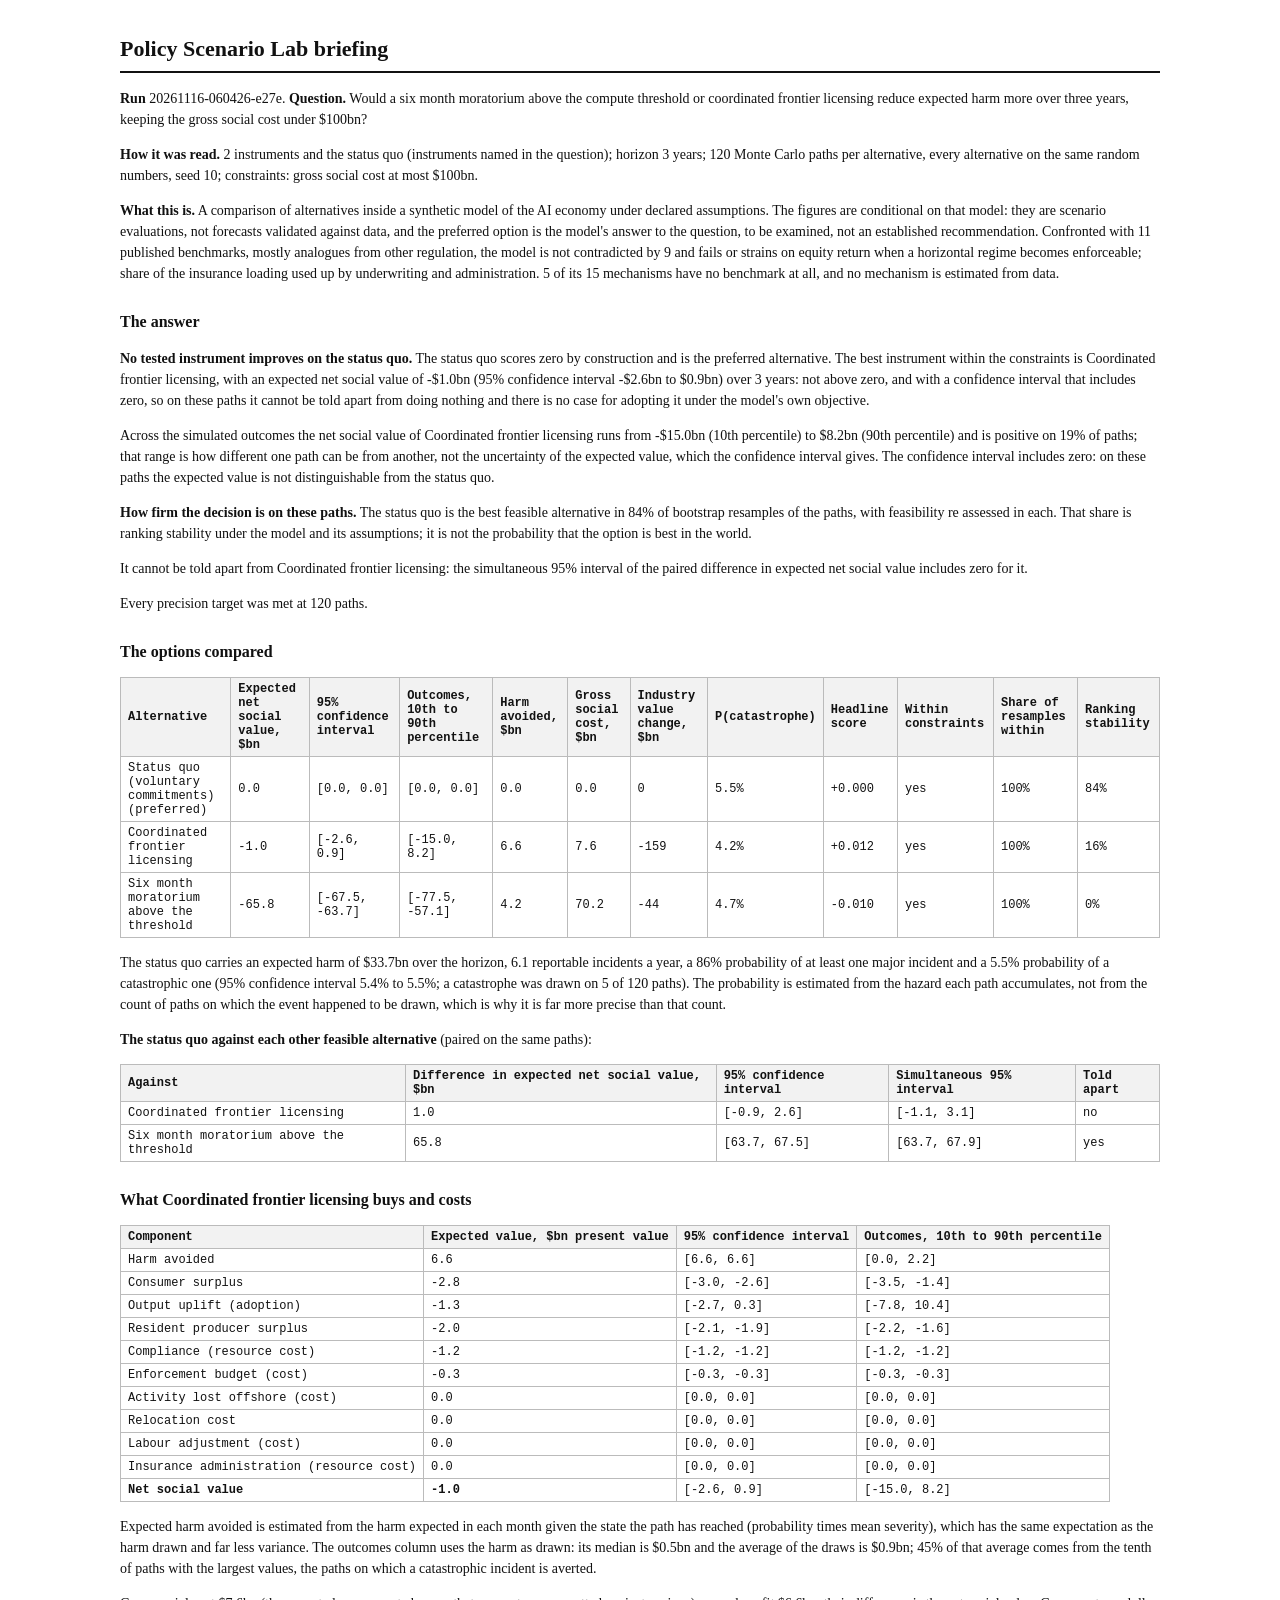
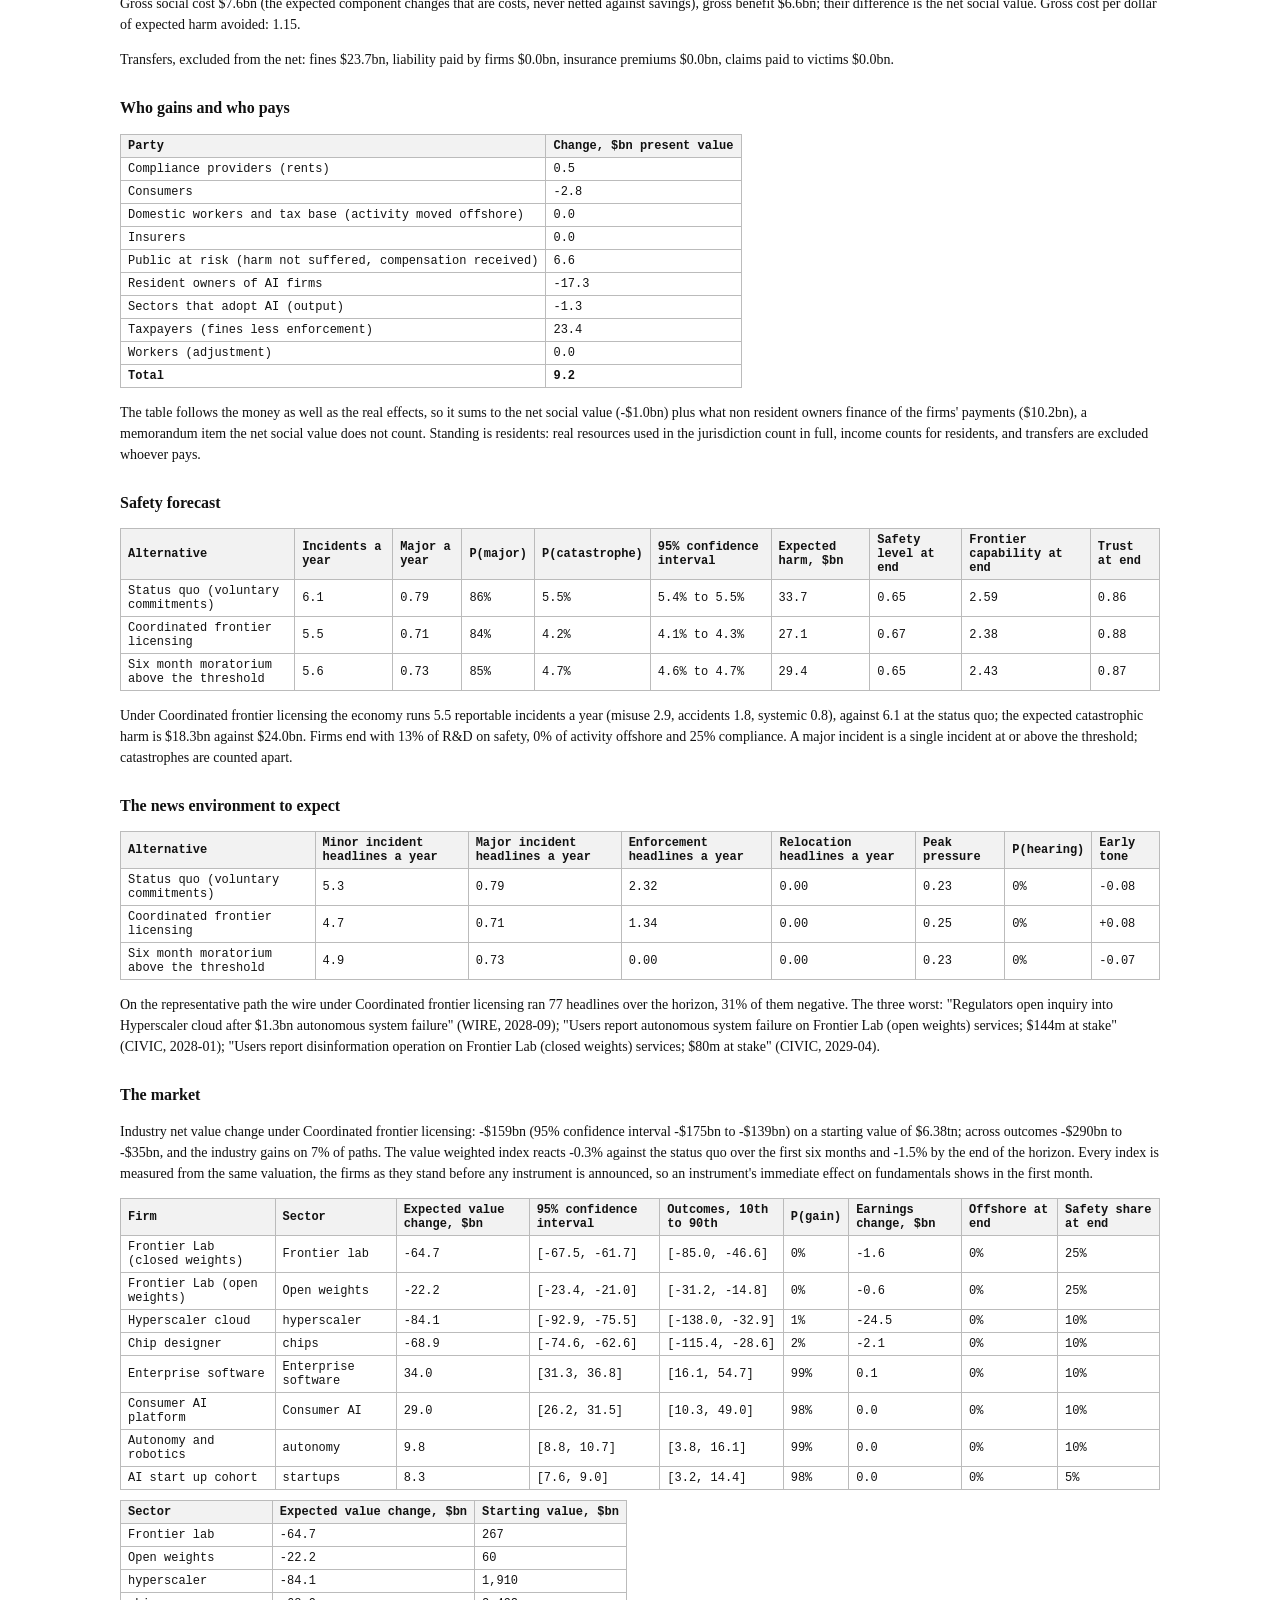
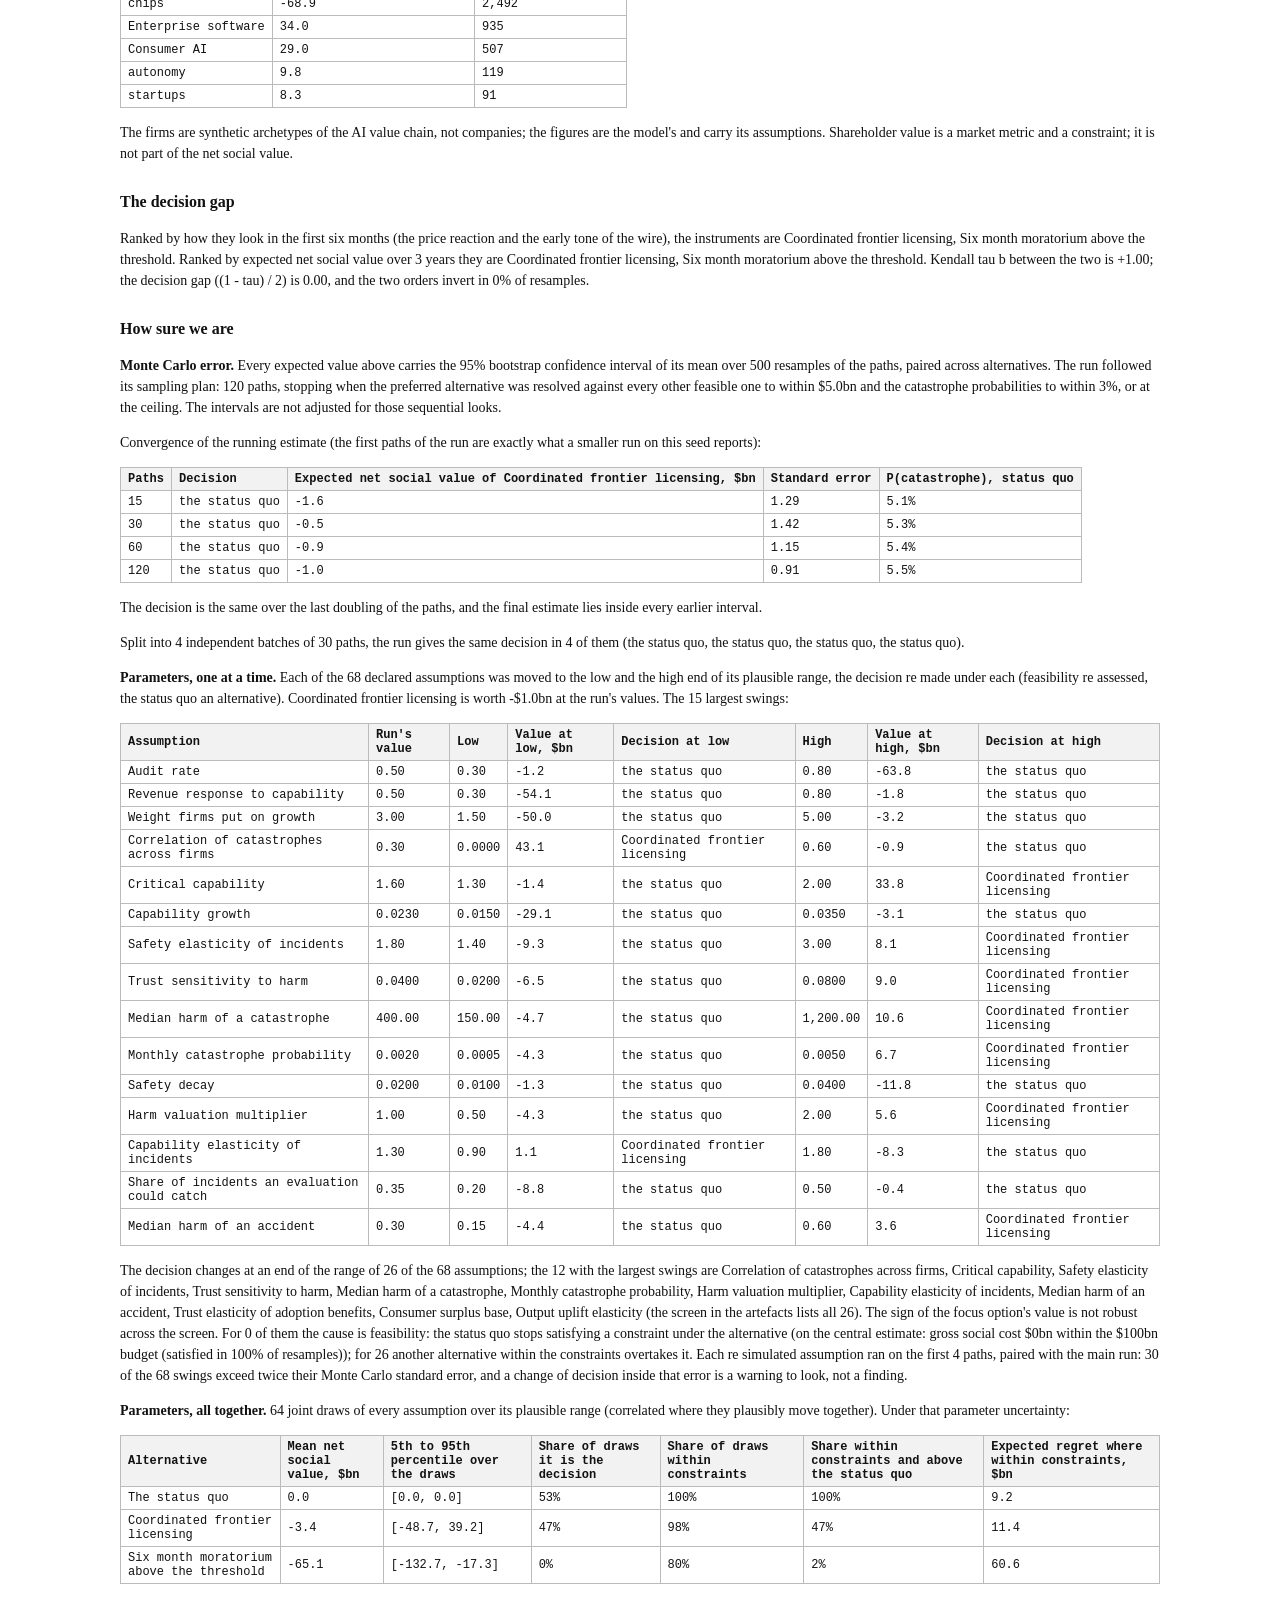
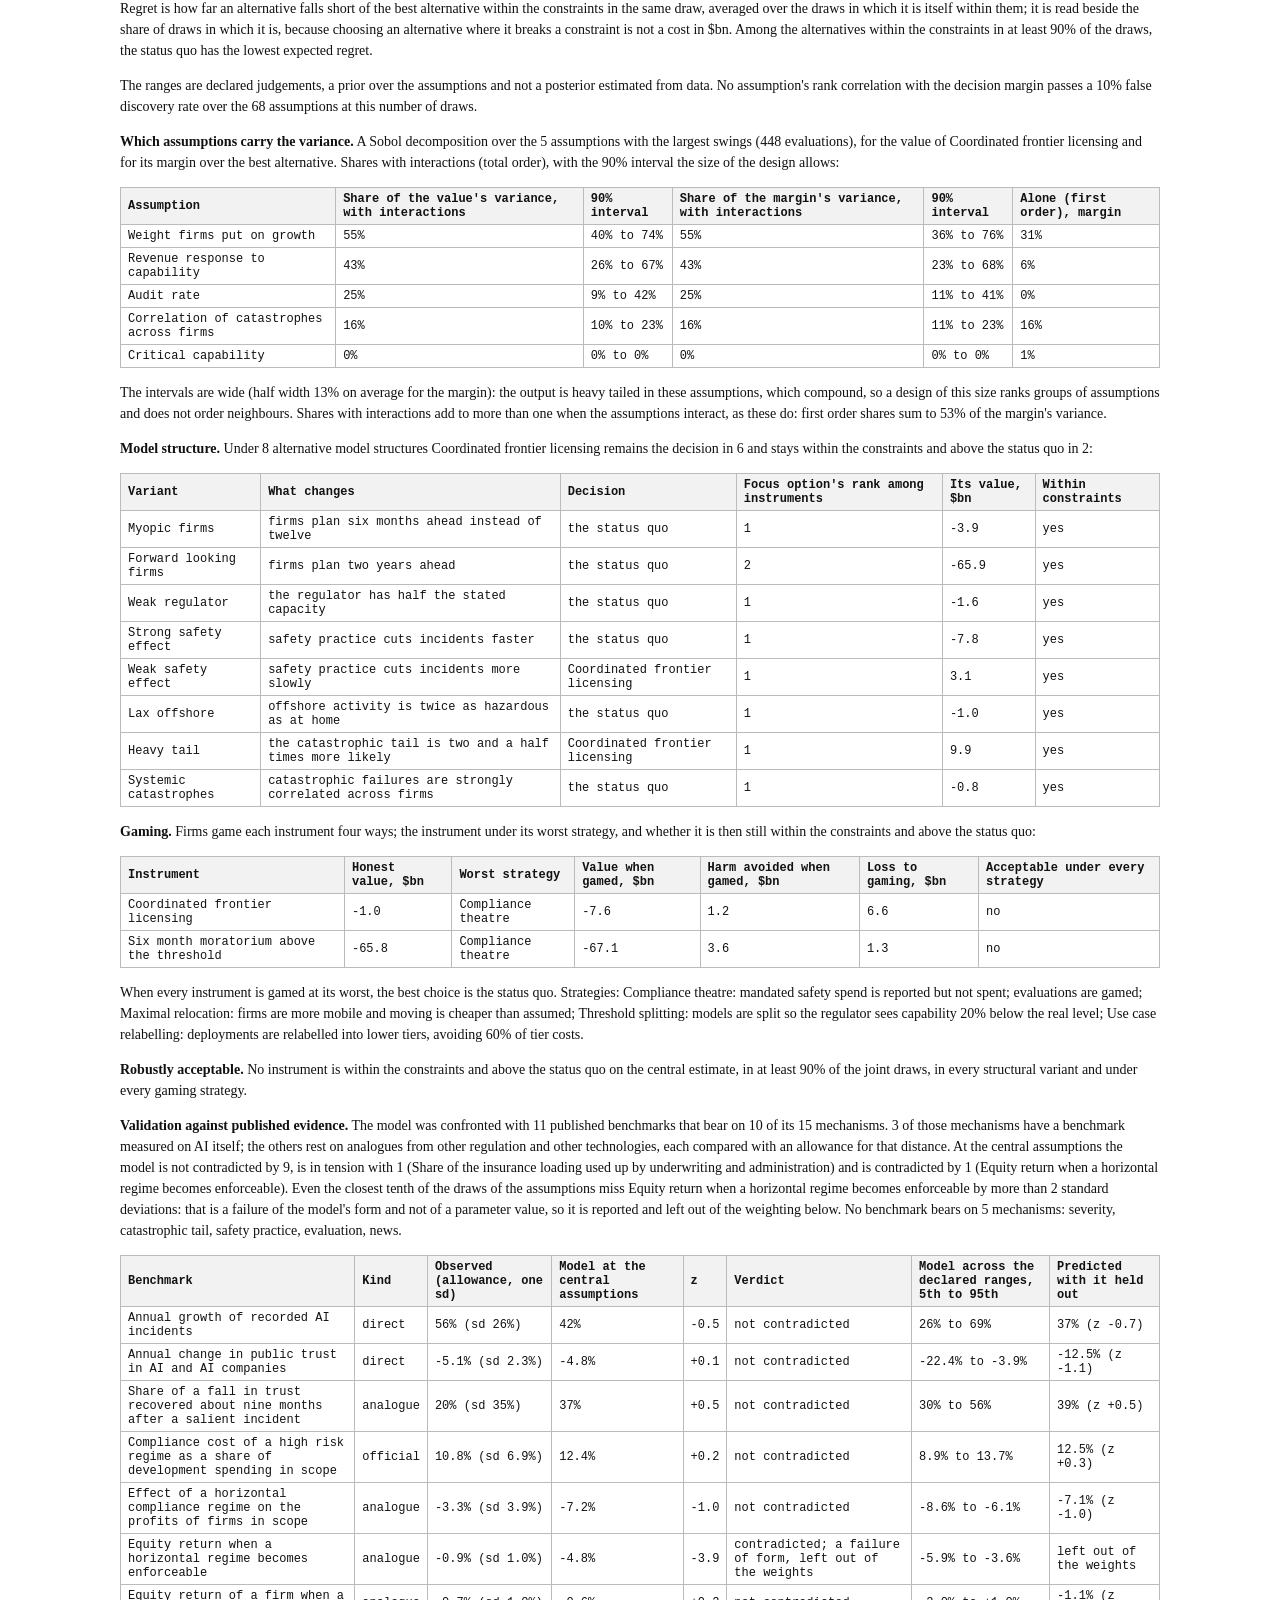
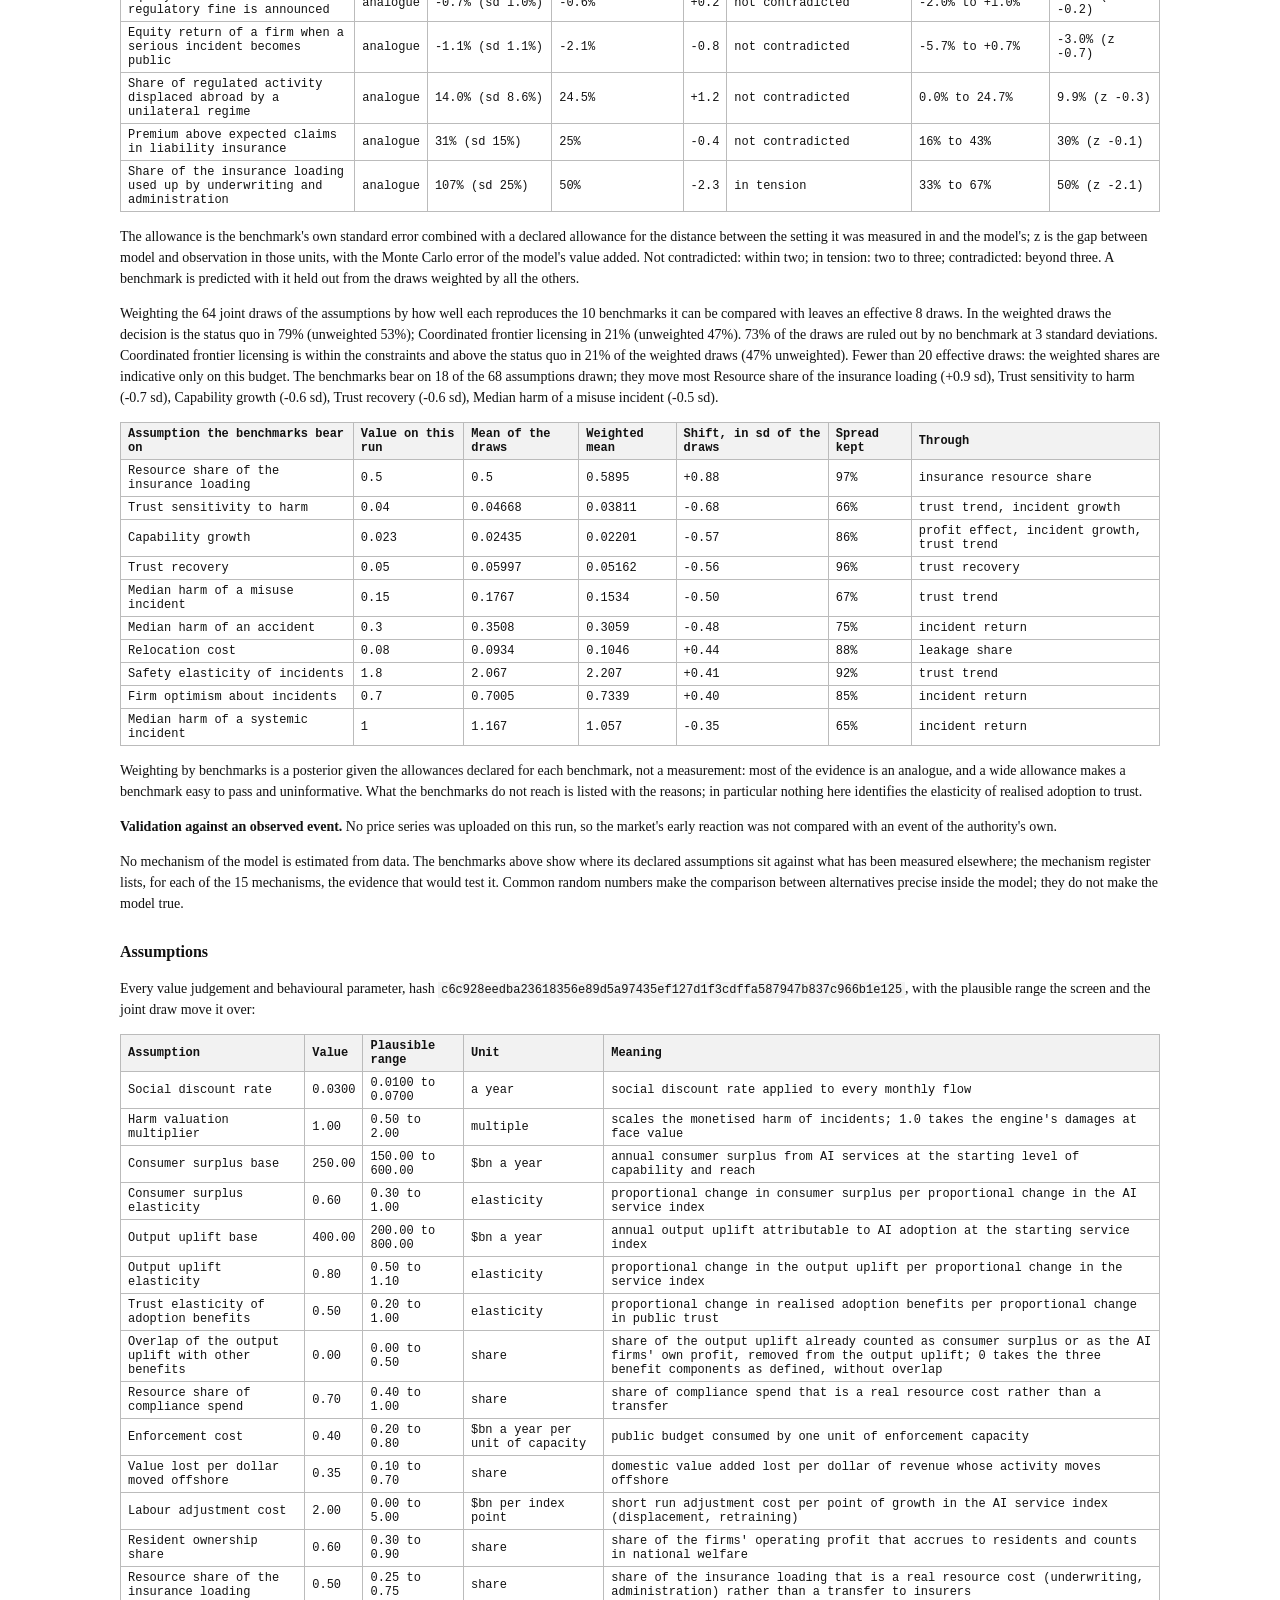
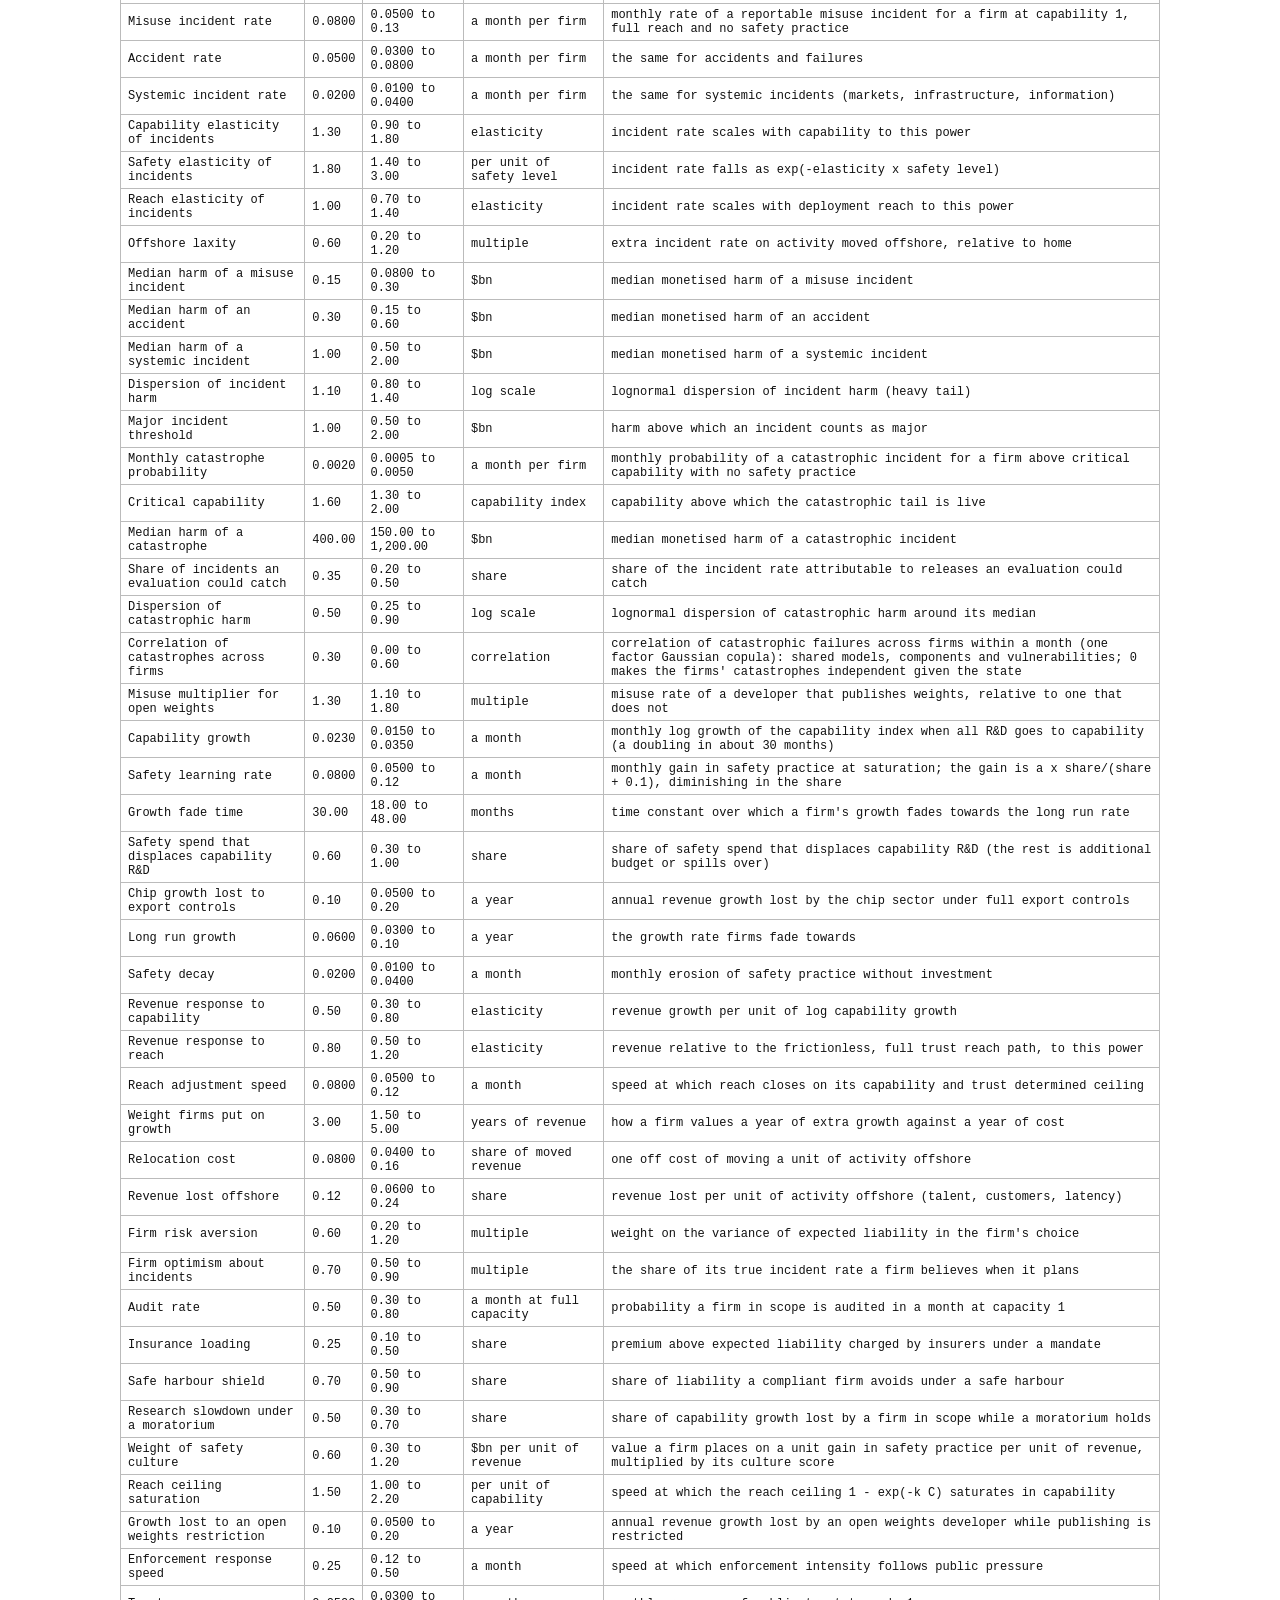
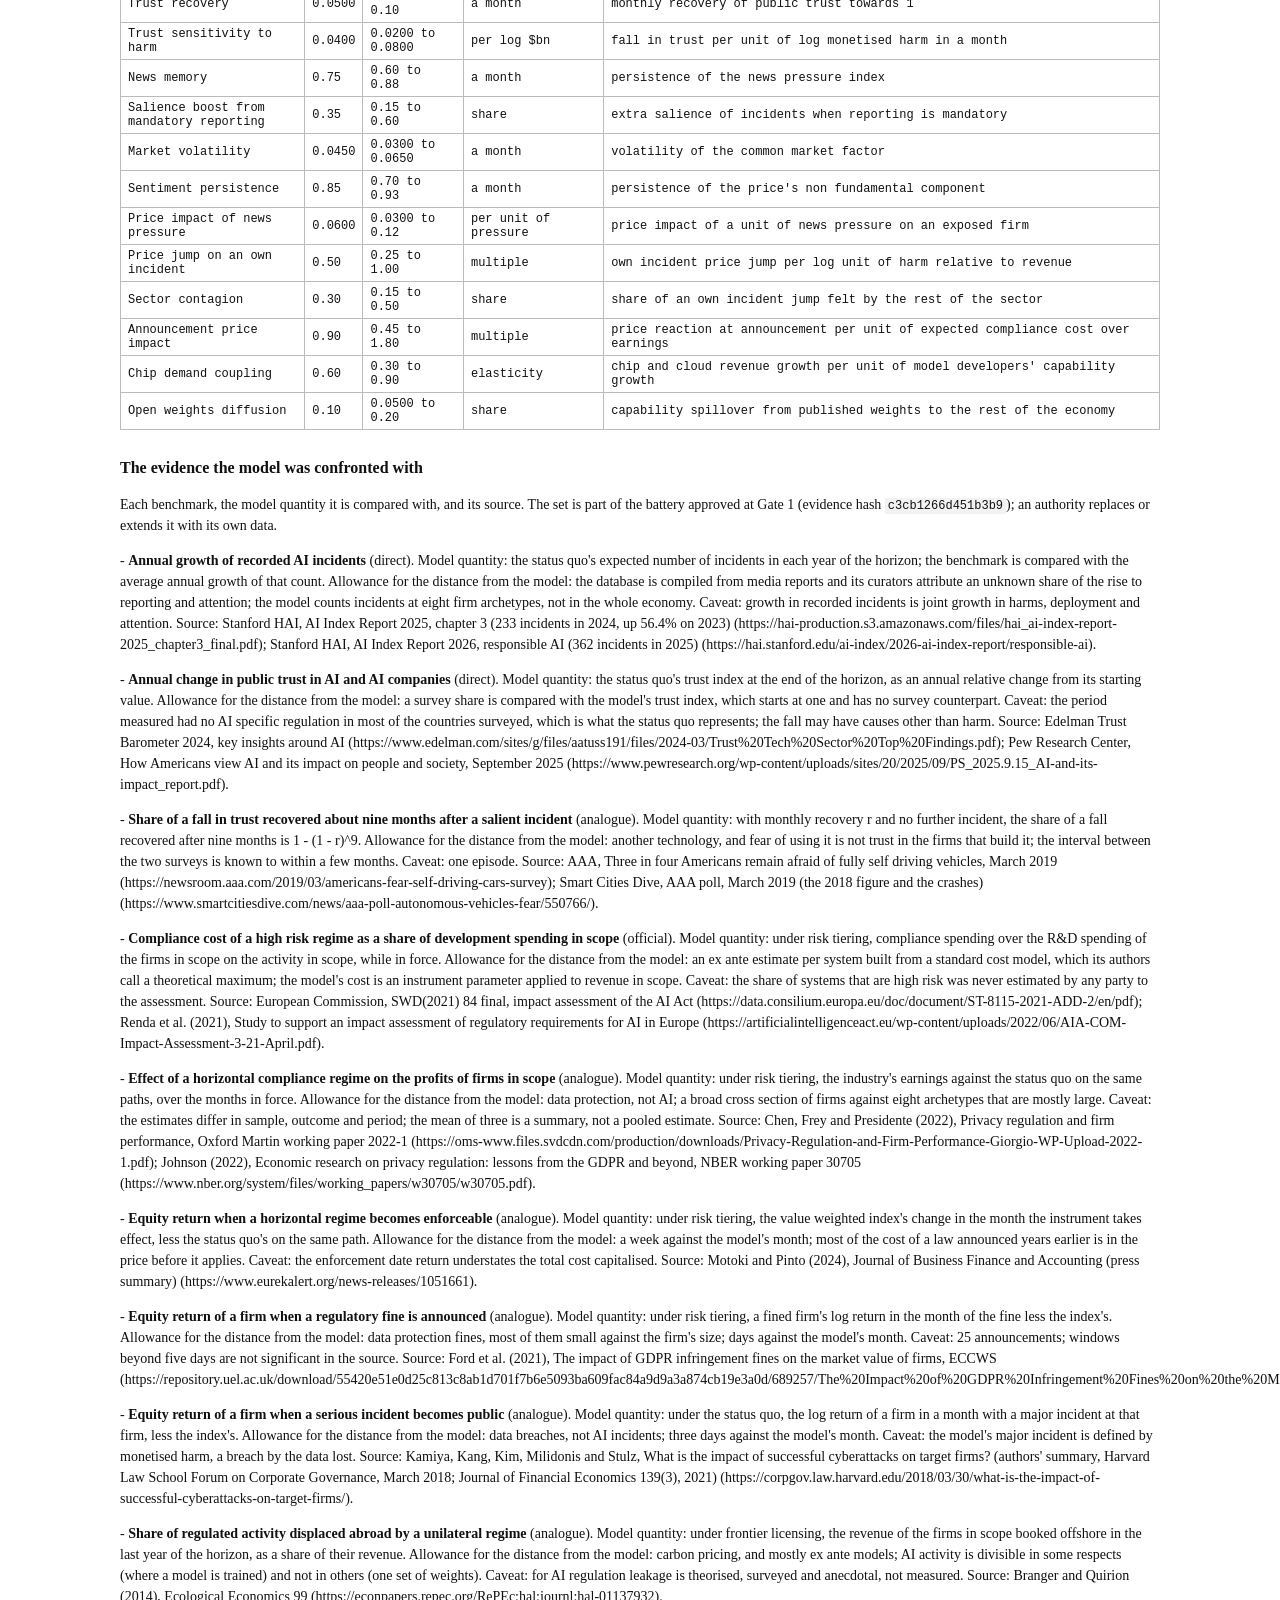
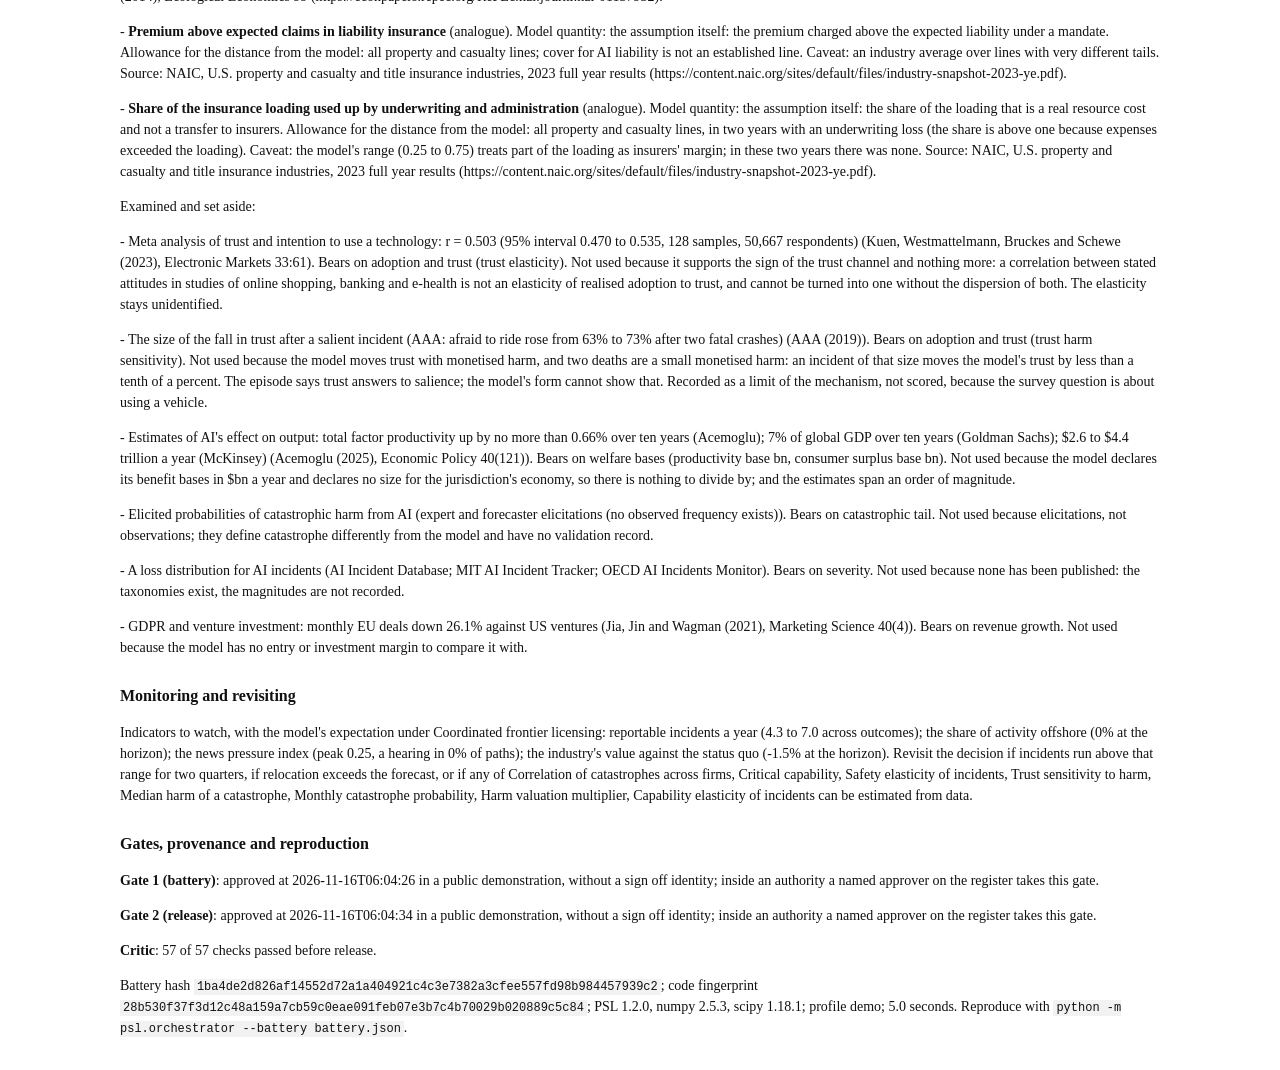
<file: site/data/20261116-060426-e27e/briefing.html>
<!doctype html><html><head><meta charset='utf-8'><title>Policy Scenario Lab briefing</title><style>body{font:14px/1.5 Georgia,serif;color:#111;max-width:1040px;margin:32px auto;padding:0 20px}h1{font-size:22px;border-bottom:2px solid #111;padding-bottom:6px}h2{font-size:16px;margin-top:26px}table{border-collapse:collapse;font:12px ui-monospace,Menlo,monospace;margin:10px 0}th,td{border:1px solid #bbb;padding:4px 7px;text-align:left}th{background:#f2f2f2}code{font:12px ui-monospace,Menlo,monospace;background:#f2f2f2;padding:1px 3px}@media print{body{margin:0;max-width:none}}</style></head><body><h1>Policy Scenario Lab briefing</h1>
<p><b>Run</b> 20261116-060426-e27e. <b>Question.</b> Would a six month moratorium above the compute threshold or coordinated frontier licensing reduce expected harm more over three years, keeping the gross social cost under $100bn?</p>
<p><b>How it was read.</b> 2 instruments and the status quo (instruments named in the question); horizon 3 years; 120 Monte Carlo paths per alternative, every alternative on the same random numbers, seed 10; constraints: gross social cost at most $100bn.</p>
<p><b>What this is.</b> A comparison of alternatives inside a synthetic model of the AI economy under declared assumptions. The figures are conditional on that model: they are scenario evaluations, not forecasts validated against data, and the preferred option is the model&#x27;s answer to the question, to be examined, not an established recommendation. Confronted with 11 published benchmarks, mostly analogues from other regulation, the model is not contradicted by 9 and fails or strains on equity return when a horizontal regime becomes enforceable; share of the insurance loading used up by underwriting and administration. 5 of its 15 mechanisms have no benchmark at all, and no mechanism is estimated from data.</p>
<h2>The answer</h2>
<p><b>No tested instrument improves on the status quo.</b> The status quo scores zero by construction and is the preferred alternative. The best instrument within the constraints is Coordinated frontier licensing, with an expected net social value of -$1.0bn (95% confidence interval -$2.6bn to $0.9bn) over 3 years: not above zero, and with a confidence interval that includes zero, so on these paths it cannot be told apart from doing nothing and there is no case for adopting it under the model&#x27;s own objective.</p>
<p>Across the simulated outcomes the net social value of Coordinated frontier licensing runs from -$15.0bn (10th percentile) to $8.2bn (90th percentile) and is positive on 19% of paths; that range is how different one path can be from another, not the uncertainty of the expected value, which the confidence interval gives. The confidence interval includes zero: on these paths the expected value is not distinguishable from the status quo.</p>
<p><b>How firm the decision is on these paths.</b> The status quo is the best feasible alternative in 84% of bootstrap resamples of the paths, with feasibility re assessed in each. That share is ranking stability under the model and its assumptions; it is not the probability that the option is best in the world. </p>
<p>It cannot be told apart from Coordinated frontier licensing: the simultaneous 95% interval of the paired difference in expected net social value includes zero for it.</p>
<p>Every precision target was met at 120 paths.</p>
<h2>The options compared</h2>
<table>
<tr><th>Alternative</th><th>Expected net social value, $bn</th><th>95% confidence interval</th><th>Outcomes, 10th to 90th percentile</th><th>Harm avoided, $bn</th><th>Gross social cost, $bn</th><th>Industry value change, $bn</th><th>P(catastrophe)</th><th>Headline score</th><th>Within constraints</th><th>Share of resamples within</th><th>Ranking stability</th></tr>
<tr><td>Status quo (voluntary commitments) (preferred)</td><td>0.0</td><td>[0.0, 0.0]</td><td>[0.0, 0.0]</td><td>0.0</td><td>0.0</td><td>0</td><td>5.5%</td><td>+0.000</td><td>yes</td><td>100%</td><td>84%</td></tr>
<tr><td>Coordinated frontier licensing</td><td>-1.0</td><td>[-2.6, 0.9]</td><td>[-15.0, 8.2]</td><td>6.6</td><td>7.6</td><td>-159</td><td>4.2%</td><td>+0.012</td><td>yes</td><td>100%</td><td>16%</td></tr>
<tr><td>Six month moratorium above the threshold</td><td>-65.8</td><td>[-67.5, -63.7]</td><td>[-77.5, -57.1]</td><td>4.2</td><td>70.2</td><td>-44</td><td>4.7%</td><td>-0.010</td><td>yes</td><td>100%</td><td>0%</td></tr>
</table>
<p>The status quo carries an expected harm of $33.7bn over the horizon, 6.1 reportable incidents a year, a 86% probability of at least one major incident and a 5.5% probability of a catastrophic one (95% confidence interval 5.4% to 5.5%; a catastrophe was drawn on 5 of 120 paths). The probability is estimated from the hazard each path accumulates, not from the count of paths on which the event happened to be drawn, which is why it is far more precise than that count.</p>
<p><b>The status quo against each other feasible alternative</b> (paired on the same paths):</p>
<table>
<tr><th>Against</th><th>Difference in expected net social value, $bn</th><th>95% confidence interval</th><th>Simultaneous 95% interval</th><th>Told apart</th></tr>
<tr><td>Coordinated frontier licensing</td><td>1.0</td><td>[-0.9, 2.6]</td><td>[-1.1, 3.1]</td><td>no</td></tr>
<tr><td>Six month moratorium above the threshold</td><td>65.8</td><td>[63.7, 67.5]</td><td>[63.7, 67.9]</td><td>yes</td></tr>
</table>
<h2>What Coordinated frontier licensing buys and costs</h2>
<table>
<tr><th>Component</th><th>Expected value, $bn present value</th><th>95% confidence interval</th><th>Outcomes, 10th to 90th percentile</th></tr>
<tr><td>Harm avoided</td><td>6.6</td><td>[6.6, 6.6]</td><td>[0.0, 2.2]</td></tr>
<tr><td>Consumer surplus</td><td>-2.8</td><td>[-3.0, -2.6]</td><td>[-3.5, -1.4]</td></tr>
<tr><td>Output uplift (adoption)</td><td>-1.3</td><td>[-2.7, 0.3]</td><td>[-7.8, 10.4]</td></tr>
<tr><td>Resident producer surplus</td><td>-2.0</td><td>[-2.1, -1.9]</td><td>[-2.2, -1.6]</td></tr>
<tr><td>Compliance (resource cost)</td><td>-1.2</td><td>[-1.2, -1.2]</td><td>[-1.2, -1.2]</td></tr>
<tr><td>Enforcement budget (cost)</td><td>-0.3</td><td>[-0.3, -0.3]</td><td>[-0.3, -0.3]</td></tr>
<tr><td>Activity lost offshore (cost)</td><td>0.0</td><td>[0.0, 0.0]</td><td>[0.0, 0.0]</td></tr>
<tr><td>Relocation cost</td><td>0.0</td><td>[0.0, 0.0]</td><td>[0.0, 0.0]</td></tr>
<tr><td>Labour adjustment (cost)</td><td>0.0</td><td>[0.0, 0.0]</td><td>[0.0, 0.0]</td></tr>
<tr><td>Insurance administration (resource cost)</td><td>0.0</td><td>[0.0, 0.0]</td><td>[0.0, 0.0]</td></tr>
<tr><td><b>Net social value</b></td><td><b>-1.0</b></td><td>[-2.6, 0.9]</td><td>[-15.0, 8.2]</td></tr>
</table>
<p>Expected harm avoided is estimated from the harm expected in each month given the state the path has reached (probability times mean severity), which has the same expectation as the harm drawn and far less variance. The outcomes column uses the harm as drawn: its median is $0.5bn and the average of the draws is $0.9bn; 45% of that average comes from the tenth of paths with the largest values, the paths on which a catastrophic incident is averted.</p>
<p>Gross social cost $7.6bn (the expected component changes that are costs, never netted against savings), gross benefit $6.6bn; their difference is the net social value. Gross cost per dollar of expected harm avoided: 1.15.</p>
<p>Transfers, excluded from the net: fines $23.7bn, liability paid by firms $0.0bn, insurance premiums $0.0bn, claims paid to victims $0.0bn.</p>
<h2>Who gains and who pays</h2>
<table>
<tr><th>Party</th><th>Change, $bn present value</th></tr>
<tr><td>Compliance providers (rents)</td><td>0.5</td></tr>
<tr><td>Consumers</td><td>-2.8</td></tr>
<tr><td>Domestic workers and tax base (activity moved offshore)</td><td>0.0</td></tr>
<tr><td>Insurers</td><td>0.0</td></tr>
<tr><td>Public at risk (harm not suffered, compensation received)</td><td>6.6</td></tr>
<tr><td>Resident owners of AI firms</td><td>-17.3</td></tr>
<tr><td>Sectors that adopt AI (output)</td><td>-1.3</td></tr>
<tr><td>Taxpayers (fines less enforcement)</td><td>23.4</td></tr>
<tr><td>Workers (adjustment)</td><td>0.0</td></tr>
<tr><td><b>Total</b></td><td><b>9.2</b></td></tr>
</table>
<p>The table follows the money as well as the real effects, so it sums to the net social value (-$1.0bn) plus what non resident owners finance of the firms&#x27; payments ($10.2bn), a memorandum item the net social value does not count. Standing is residents: real resources used in the jurisdiction count in full, income counts for residents, and transfers are excluded whoever pays.</p>
<h2>Safety forecast</h2>
<table>
<tr><th>Alternative</th><th>Incidents a year</th><th>Major a year</th><th>P(major)</th><th>P(catastrophe)</th><th>95% confidence interval</th><th>Expected harm, $bn</th><th>Safety level at end</th><th>Frontier capability at end</th><th>Trust at end</th></tr>
<tr><td>Status quo (voluntary commitments)</td><td>6.1</td><td>0.79</td><td>86%</td><td>5.5%</td><td>5.4% to 5.5%</td><td>33.7</td><td>0.65</td><td>2.59</td><td>0.86</td></tr>
<tr><td>Coordinated frontier licensing</td><td>5.5</td><td>0.71</td><td>84%</td><td>4.2%</td><td>4.1% to 4.3%</td><td>27.1</td><td>0.67</td><td>2.38</td><td>0.88</td></tr>
<tr><td>Six month moratorium above the threshold</td><td>5.6</td><td>0.73</td><td>85%</td><td>4.7%</td><td>4.6% to 4.7%</td><td>29.4</td><td>0.65</td><td>2.43</td><td>0.87</td></tr>
</table>
<p>Under Coordinated frontier licensing the economy runs 5.5 reportable incidents a year (misuse 2.9, accidents 1.8, systemic 0.8), against 6.1 at the status quo; the expected catastrophic harm is $18.3bn against $24.0bn. Firms end with 13% of R&amp;D on safety, 0% of activity offshore and 25% compliance. A major incident is a single incident at or above the threshold; catastrophes are counted apart.</p>
<h2>The news environment to expect</h2>
<table>
<tr><th>Alternative</th><th>Minor incident headlines a year</th><th>Major incident headlines a year</th><th>Enforcement headlines a year</th><th>Relocation headlines a year</th><th>Peak pressure</th><th>P(hearing)</th><th>Early tone</th></tr>
<tr><td>Status quo (voluntary commitments)</td><td>5.3</td><td>0.79</td><td>2.32</td><td>0.00</td><td>0.23</td><td>0%</td><td>-0.08</td></tr>
<tr><td>Coordinated frontier licensing</td><td>4.7</td><td>0.71</td><td>1.34</td><td>0.00</td><td>0.25</td><td>0%</td><td>+0.08</td></tr>
<tr><td>Six month moratorium above the threshold</td><td>4.9</td><td>0.73</td><td>0.00</td><td>0.00</td><td>0.23</td><td>0%</td><td>-0.07</td></tr>
</table>
<p>On the representative path the wire under Coordinated frontier licensing ran 77 headlines over the horizon, 31% of them negative. The three worst: &quot;Regulators open inquiry into Hyperscaler cloud after $1.3bn autonomous system failure&quot; (WIRE, 2028-09); &quot;Users report autonomous system failure on Frontier Lab (open weights) services; $144m at stake&quot; (CIVIC, 2028-01); &quot;Users report disinformation operation on Frontier Lab (closed weights) services; $80m at stake&quot; (CIVIC, 2029-04).</p>
<h2>The market</h2>
<p>Industry net value change under Coordinated frontier licensing: -$159bn (95% confidence interval -$175bn to -$139bn) on a starting value of $6.38tn; across outcomes -$290bn to -$35bn, and the industry gains on 7% of paths. The value weighted index reacts -0.3% against the status quo over the first six months and -1.5% by the end of the horizon. Every index is measured from the same valuation, the firms as they stand before any instrument is announced, so an instrument&#x27;s immediate effect on fundamentals shows in the first month.</p>
<table>
<tr><th>Firm</th><th>Sector</th><th>Expected value change, $bn</th><th>95% confidence interval</th><th>Outcomes, 10th to 90th</th><th>P(gain)</th><th>Earnings change, $bn</th><th>Offshore at end</th><th>Safety share at end</th></tr>
<tr><td>Frontier Lab (closed weights)</td><td>Frontier lab</td><td>-64.7</td><td>[-67.5, -61.7]</td><td>[-85.0, -46.6]</td><td>0%</td><td>-1.6</td><td>0%</td><td>25%</td></tr>
<tr><td>Frontier Lab (open weights)</td><td>Open weights</td><td>-22.2</td><td>[-23.4, -21.0]</td><td>[-31.2, -14.8]</td><td>0%</td><td>-0.6</td><td>0%</td><td>25%</td></tr>
<tr><td>Hyperscaler cloud</td><td>hyperscaler</td><td>-84.1</td><td>[-92.9, -75.5]</td><td>[-138.0, -32.9]</td><td>1%</td><td>-24.5</td><td>0%</td><td>10%</td></tr>
<tr><td>Chip designer</td><td>chips</td><td>-68.9</td><td>[-74.6, -62.6]</td><td>[-115.4, -28.6]</td><td>2%</td><td>-2.1</td><td>0%</td><td>10%</td></tr>
<tr><td>Enterprise software</td><td>Enterprise software</td><td>34.0</td><td>[31.3, 36.8]</td><td>[16.1, 54.7]</td><td>99%</td><td>0.1</td><td>0%</td><td>10%</td></tr>
<tr><td>Consumer AI platform</td><td>Consumer AI</td><td>29.0</td><td>[26.2, 31.5]</td><td>[10.3, 49.0]</td><td>98%</td><td>0.0</td><td>0%</td><td>10%</td></tr>
<tr><td>Autonomy and robotics</td><td>autonomy</td><td>9.8</td><td>[8.8, 10.7]</td><td>[3.8, 16.1]</td><td>99%</td><td>0.0</td><td>0%</td><td>10%</td></tr>
<tr><td>AI start up cohort</td><td>startups</td><td>8.3</td><td>[7.6, 9.0]</td><td>[3.2, 14.4]</td><td>98%</td><td>0.0</td><td>0%</td><td>5%</td></tr>
</table>
<table>
<tr><th>Sector</th><th>Expected value change, $bn</th><th>Starting value, $bn</th></tr>
<tr><td>Frontier lab</td><td>-64.7</td><td>267</td></tr>
<tr><td>Open weights</td><td>-22.2</td><td>60</td></tr>
<tr><td>hyperscaler</td><td>-84.1</td><td>1,910</td></tr>
<tr><td>chips</td><td>-68.9</td><td>2,492</td></tr>
<tr><td>Enterprise software</td><td>34.0</td><td>935</td></tr>
<tr><td>Consumer AI</td><td>29.0</td><td>507</td></tr>
<tr><td>autonomy</td><td>9.8</td><td>119</td></tr>
<tr><td>startups</td><td>8.3</td><td>91</td></tr>
</table>
<p>The firms are synthetic archetypes of the AI value chain, not companies; the figures are the model&#x27;s and carry its assumptions. Shareholder value is a market metric and a constraint; it is not part of the net social value.</p>
<h2>The decision gap</h2>
<p>Ranked by how they look in the first six months (the price reaction and the early tone of the wire), the instruments are Coordinated frontier licensing, Six month moratorium above the threshold. Ranked by expected net social value over 3 years they are Coordinated frontier licensing, Six month moratorium above the threshold. Kendall tau b between the two is +1.00; the decision gap ((1 - tau) / 2) is 0.00, and the two orders invert in 0% of resamples.</p>
<h2>How sure we are</h2>
<p><b>Monte Carlo error.</b> Every expected value above carries the 95% bootstrap confidence interval of its mean over 500 resamples of the paths, paired across alternatives. The run followed its sampling plan: 120 paths, stopping when the preferred alternative was resolved against every other feasible one to within $5.0bn and the catastrophe probabilities to within 3%, or at the ceiling. The intervals are not adjusted for those sequential looks.</p>
<p>Convergence of the running estimate (the first paths of the run are exactly what a smaller run on this seed reports):</p>
<table>
<tr><th>Paths</th><th>Decision</th><th>Expected net social value of Coordinated frontier licensing, $bn</th><th>Standard error</th><th>P(catastrophe), status quo</th></tr>
<tr><td>15</td><td>the status quo</td><td>-1.6</td><td>1.29</td><td>5.1%</td></tr>
<tr><td>30</td><td>the status quo</td><td>-0.5</td><td>1.42</td><td>5.3%</td></tr>
<tr><td>60</td><td>the status quo</td><td>-0.9</td><td>1.15</td><td>5.4%</td></tr>
<tr><td>120</td><td>the status quo</td><td>-1.0</td><td>0.91</td><td>5.5%</td></tr>
</table>
<p>The decision is the same over the last doubling of the paths, and the final estimate lies inside every earlier interval.</p>
<p>Split into 4 independent batches of 30 paths, the run gives the same decision in 4 of them (the status quo, the status quo, the status quo, the status quo).</p>
<p><b>Parameters, one at a time.</b> Each of the 68 declared assumptions was moved to the low and the high end of its plausible range, the decision re made under each (feasibility re assessed, the status quo an alternative). Coordinated frontier licensing is worth -$1.0bn at the run&#x27;s values. The 15 largest swings:</p>
<table>
<tr><th>Assumption</th><th>Run&#x27;s value</th><th>Low</th><th>Value at low, $bn</th><th>Decision at low</th><th>High</th><th>Value at high, $bn</th><th>Decision at high</th></tr>
<tr><td>Audit rate</td><td>0.50</td><td>0.30</td><td>-1.2</td><td>the status quo</td><td>0.80</td><td>-63.8</td><td>the status quo</td></tr>
<tr><td>Revenue response to capability</td><td>0.50</td><td>0.30</td><td>-54.1</td><td>the status quo</td><td>0.80</td><td>-1.8</td><td>the status quo</td></tr>
<tr><td>Weight firms put on growth</td><td>3.00</td><td>1.50</td><td>-50.0</td><td>the status quo</td><td>5.00</td><td>-3.2</td><td>the status quo</td></tr>
<tr><td>Correlation of catastrophes across firms</td><td>0.30</td><td>0.0000</td><td>43.1</td><td>Coordinated frontier licensing</td><td>0.60</td><td>-0.9</td><td>the status quo</td></tr>
<tr><td>Critical capability</td><td>1.60</td><td>1.30</td><td>-1.4</td><td>the status quo</td><td>2.00</td><td>33.8</td><td>Coordinated frontier licensing</td></tr>
<tr><td>Capability growth</td><td>0.0230</td><td>0.0150</td><td>-29.1</td><td>the status quo</td><td>0.0350</td><td>-3.1</td><td>the status quo</td></tr>
<tr><td>Safety elasticity of incidents</td><td>1.80</td><td>1.40</td><td>-9.3</td><td>the status quo</td><td>3.00</td><td>8.1</td><td>Coordinated frontier licensing</td></tr>
<tr><td>Trust sensitivity to harm</td><td>0.0400</td><td>0.0200</td><td>-6.5</td><td>the status quo</td><td>0.0800</td><td>9.0</td><td>Coordinated frontier licensing</td></tr>
<tr><td>Median harm of a catastrophe</td><td>400.00</td><td>150.00</td><td>-4.7</td><td>the status quo</td><td>1,200.00</td><td>10.6</td><td>Coordinated frontier licensing</td></tr>
<tr><td>Monthly catastrophe probability</td><td>0.0020</td><td>0.0005</td><td>-4.3</td><td>the status quo</td><td>0.0050</td><td>6.7</td><td>Coordinated frontier licensing</td></tr>
<tr><td>Safety decay</td><td>0.0200</td><td>0.0100</td><td>-1.3</td><td>the status quo</td><td>0.0400</td><td>-11.8</td><td>the status quo</td></tr>
<tr><td>Harm valuation multiplier</td><td>1.00</td><td>0.50</td><td>-4.3</td><td>the status quo</td><td>2.00</td><td>5.6</td><td>Coordinated frontier licensing</td></tr>
<tr><td>Capability elasticity of incidents</td><td>1.30</td><td>0.90</td><td>1.1</td><td>Coordinated frontier licensing</td><td>1.80</td><td>-8.3</td><td>the status quo</td></tr>
<tr><td>Share of incidents an evaluation could catch</td><td>0.35</td><td>0.20</td><td>-8.8</td><td>the status quo</td><td>0.50</td><td>-0.4</td><td>the status quo</td></tr>
<tr><td>Median harm of an accident</td><td>0.30</td><td>0.15</td><td>-4.4</td><td>the status quo</td><td>0.60</td><td>3.6</td><td>Coordinated frontier licensing</td></tr>
</table>
<p>The decision changes at an end of the range of 26 of the 68 assumptions; the 12 with the largest swings are Correlation of catastrophes across firms, Critical capability, Safety elasticity of incidents, Trust sensitivity to harm, Median harm of a catastrophe, Monthly catastrophe probability, Harm valuation multiplier, Capability elasticity of incidents, Median harm of an accident, Trust elasticity of adoption benefits, Consumer surplus base, Output uplift elasticity (the screen in the artefacts lists all 26). The sign of the focus option&#x27;s value is not robust across the screen. For 0 of them the cause is feasibility: the status quo stops satisfying a constraint under the alternative (on the central estimate: gross social cost $0bn within the $100bn budget (satisfied in 100% of resamples)); for 26 another alternative within the constraints overtakes it. Each re simulated assumption ran on the first 4 paths, paired with the main run: 30 of the 68 swings exceed twice their Monte Carlo standard error, and a change of decision inside that error is a warning to look, not a finding.</p>
<p><b>Parameters, all together.</b> 64 joint draws of every assumption over its plausible range (correlated where they plausibly move together). Under that parameter uncertainty:</p>
<table>
<tr><th>Alternative</th><th>Mean net social value, $bn</th><th>5th to 95th percentile over the draws</th><th>Share of draws it is the decision</th><th>Share of draws within constraints</th><th>Share within constraints and above the status quo</th><th>Expected regret where within constraints, $bn</th></tr>
<tr><td>The status quo</td><td>0.0</td><td>[0.0, 0.0]</td><td>53%</td><td>100%</td><td>100%</td><td>9.2</td></tr>
<tr><td>Coordinated frontier licensing</td><td>-3.4</td><td>[-48.7, 39.2]</td><td>47%</td><td>98%</td><td>47%</td><td>11.4</td></tr>
<tr><td>Six month moratorium above the threshold</td><td>-65.1</td><td>[-132.7, -17.3]</td><td>0%</td><td>80%</td><td>2%</td><td>60.6</td></tr>
</table>
<p>Regret is how far an alternative falls short of the best alternative within the constraints in the same draw, averaged over the draws in which it is itself within them; it is read beside the share of draws in which it is, because choosing an alternative where it breaks a constraint is not a cost in $bn. Among the alternatives within the constraints in at least 90% of the draws, the status quo has the lowest expected regret.</p>
<p>The ranges are declared judgements, a prior over the assumptions and not a posterior estimated from data. No assumption&#x27;s rank correlation with the decision margin passes a 10% false discovery rate over the 68 assumptions at this number of draws.</p>
<p><b>Which assumptions carry the variance.</b> A Sobol decomposition over the 5 assumptions with the largest swings (448 evaluations), for the value of Coordinated frontier licensing and for its margin over the best alternative. Shares with interactions (total order), with the 90% interval the size of the design allows:</p>
<table>
<tr><th>Assumption</th><th>Share of the value&#x27;s variance, with interactions</th><th>90% interval</th><th>Share of the margin&#x27;s variance, with interactions</th><th>90% interval</th><th>Alone (first order), margin</th></tr>
<tr><td>Weight firms put on growth</td><td>55%</td><td>40% to 74%</td><td>55%</td><td>36% to 76%</td><td>31%</td></tr>
<tr><td>Revenue response to capability</td><td>43%</td><td>26% to 67%</td><td>43%</td><td>23% to 68%</td><td>6%</td></tr>
<tr><td>Audit rate</td><td>25%</td><td>9% to 42%</td><td>25%</td><td>11% to 41%</td><td>0%</td></tr>
<tr><td>Correlation of catastrophes across firms</td><td>16%</td><td>10% to 23%</td><td>16%</td><td>11% to 23%</td><td>16%</td></tr>
<tr><td>Critical capability</td><td>0%</td><td>0% to 0%</td><td>0%</td><td>0% to 0%</td><td>1%</td></tr>
</table>
<p>The intervals are wide (half width 13% on average for the margin): the output is heavy tailed in these assumptions, which compound, so a design of this size ranks groups of assumptions and does not order neighbours. Shares with interactions add to more than one when the assumptions interact, as these do: first order shares sum to 53% of the margin&#x27;s variance.</p>
<p><b>Model structure.</b> Under 8 alternative model structures Coordinated frontier licensing remains the decision in 6 and stays within the constraints and above the status quo in 2:</p>
<table>
<tr><th>Variant</th><th>What changes</th><th>Decision</th><th>Focus option&#x27;s rank among instruments</th><th>Its value, $bn</th><th>Within constraints</th></tr>
<tr><td>Myopic firms</td><td>firms plan six months ahead instead of twelve</td><td>the status quo</td><td>1</td><td>-3.9</td><td>yes</td></tr>
<tr><td>Forward looking firms</td><td>firms plan two years ahead</td><td>the status quo</td><td>2</td><td>-65.9</td><td>yes</td></tr>
<tr><td>Weak regulator</td><td>the regulator has half the stated capacity</td><td>the status quo</td><td>1</td><td>-1.6</td><td>yes</td></tr>
<tr><td>Strong safety effect</td><td>safety practice cuts incidents faster</td><td>the status quo</td><td>1</td><td>-7.8</td><td>yes</td></tr>
<tr><td>Weak safety effect</td><td>safety practice cuts incidents more slowly</td><td>Coordinated frontier licensing</td><td>1</td><td>3.1</td><td>yes</td></tr>
<tr><td>Lax offshore</td><td>offshore activity is twice as hazardous as at home</td><td>the status quo</td><td>1</td><td>-1.0</td><td>yes</td></tr>
<tr><td>Heavy tail</td><td>the catastrophic tail is two and a half times more likely</td><td>Coordinated frontier licensing</td><td>1</td><td>9.9</td><td>yes</td></tr>
<tr><td>Systemic catastrophes</td><td>catastrophic failures are strongly correlated across firms</td><td>the status quo</td><td>1</td><td>-0.8</td><td>yes</td></tr>
</table>
<p><b>Gaming.</b> Firms game each instrument four ways; the instrument under its worst strategy, and whether it is then still within the constraints and above the status quo:</p>
<table>
<tr><th>Instrument</th><th>Honest value, $bn</th><th>Worst strategy</th><th>Value when gamed, $bn</th><th>Harm avoided when gamed, $bn</th><th>Loss to gaming, $bn</th><th>Acceptable under every strategy</th></tr>
<tr><td>Coordinated frontier licensing</td><td>-1.0</td><td>Compliance theatre</td><td>-7.6</td><td>1.2</td><td>6.6</td><td>no</td></tr>
<tr><td>Six month moratorium above the threshold</td><td>-65.8</td><td>Compliance theatre</td><td>-67.1</td><td>3.6</td><td>1.3</td><td>no</td></tr>
</table>
<p>When every instrument is gamed at its worst, the best choice is the status quo. Strategies: Compliance theatre: mandated safety spend is reported but not spent; evaluations are gamed; Maximal relocation: firms are more mobile and moving is cheaper than assumed; Threshold splitting: models are split so the regulator sees capability 20% below the real level; Use case relabelling: deployments are relabelled into lower tiers, avoiding 60% of tier costs.</p>
<p><b>Robustly acceptable.</b> No instrument is within the constraints and above the status quo on the central estimate, in at least 90% of the joint draws, in every structural variant and under every gaming strategy.</p>
<p><b>Validation against published evidence.</b> The model was confronted with 11 published benchmarks that bear on 10 of its 15 mechanisms. 3 of those mechanisms have a benchmark measured on AI itself; the others rest on analogues from other regulation and other technologies, each compared with an allowance for that distance. At the central assumptions the model is not contradicted by 9, is in tension with 1 (Share of the insurance loading used up by underwriting and administration) and is contradicted by 1 (Equity return when a horizontal regime becomes enforceable). Even the closest tenth of the draws of the assumptions miss Equity return when a horizontal regime becomes enforceable by more than 2 standard deviations: that is a failure of the model&#x27;s form and not of a parameter value, so it is reported and left out of the weighting below. No benchmark bears on 5 mechanisms: severity, catastrophic tail, safety practice, evaluation, news.</p>
<table>
<tr><th>Benchmark</th><th>Kind</th><th>Observed (allowance, one sd)</th><th>Model at the central assumptions</th><th>z</th><th>Verdict</th><th>Model across the declared ranges, 5th to 95th</th><th>Predicted with it held out</th></tr>
<tr><td>Annual growth of recorded AI incidents</td><td>direct</td><td>56% (sd 26%)</td><td>42%</td><td>-0.5</td><td>not contradicted</td><td>26% to 69%</td><td>37% (z -0.7)</td></tr>
<tr><td>Annual change in public trust in AI and AI companies</td><td>direct</td><td>-5.1% (sd 2.3%)</td><td>-4.8%</td><td>+0.1</td><td>not contradicted</td><td>-22.4% to -3.9%</td><td>-12.5% (z -1.1)</td></tr>
<tr><td>Share of a fall in trust recovered about nine months after a salient incident</td><td>analogue</td><td>20% (sd 35%)</td><td>37%</td><td>+0.5</td><td>not contradicted</td><td>30% to 56%</td><td>39% (z +0.5)</td></tr>
<tr><td>Compliance cost of a high risk regime as a share of development spending in scope</td><td>official</td><td>10.8% (sd 6.9%)</td><td>12.4%</td><td>+0.2</td><td>not contradicted</td><td>8.9% to 13.7%</td><td>12.5% (z +0.3)</td></tr>
<tr><td>Effect of a horizontal compliance regime on the profits of firms in scope</td><td>analogue</td><td>-3.3% (sd 3.9%)</td><td>-7.2%</td><td>-1.0</td><td>not contradicted</td><td>-8.6% to -6.1%</td><td>-7.1% (z -1.0)</td></tr>
<tr><td>Equity return when a horizontal regime becomes enforceable</td><td>analogue</td><td>-0.9% (sd 1.0%)</td><td>-4.8%</td><td>-3.9</td><td>contradicted; a failure of form, left out of the weights</td><td>-5.9% to -3.6%</td><td>left out of the weights</td></tr>
<tr><td>Equity return of a firm when a regulatory fine is announced</td><td>analogue</td><td>-0.7% (sd 1.0%)</td><td>-0.6%</td><td>+0.2</td><td>not contradicted</td><td>-2.0% to +1.0%</td><td>-1.1% (z -0.2)</td></tr>
<tr><td>Equity return of a firm when a serious incident becomes public</td><td>analogue</td><td>-1.1% (sd 1.1%)</td><td>-2.1%</td><td>-0.8</td><td>not contradicted</td><td>-5.7% to +0.7%</td><td>-3.0% (z -0.7)</td></tr>
<tr><td>Share of regulated activity displaced abroad by a unilateral regime</td><td>analogue</td><td>14.0% (sd 8.6%)</td><td>24.5%</td><td>+1.2</td><td>not contradicted</td><td>0.0% to 24.7%</td><td>9.9% (z -0.3)</td></tr>
<tr><td>Premium above expected claims in liability insurance</td><td>analogue</td><td>31% (sd 15%)</td><td>25%</td><td>-0.4</td><td>not contradicted</td><td>16% to 43%</td><td>30% (z -0.1)</td></tr>
<tr><td>Share of the insurance loading used up by underwriting and administration</td><td>analogue</td><td>107% (sd 25%)</td><td>50%</td><td>-2.3</td><td>in tension</td><td>33% to 67%</td><td>50% (z -2.1)</td></tr>
</table>
<p>The allowance is the benchmark&#x27;s own standard error combined with a declared allowance for the distance between the setting it was measured in and the model&#x27;s; z is the gap between model and observation in those units, with the Monte Carlo error of the model&#x27;s value added. Not contradicted: within two; in tension: two to three; contradicted: beyond three. A benchmark is predicted with it held out from the draws weighted by all the others.</p>
<p>Weighting the 64 joint draws of the assumptions by how well each reproduces the 10 benchmarks it can be compared with leaves an effective 8 draws. In the weighted draws the decision is the status quo in 79% (unweighted 53%); Coordinated frontier licensing in 21% (unweighted 47%). 73% of the draws are ruled out by no benchmark at 3 standard deviations. Coordinated frontier licensing is within the constraints and above the status quo in 21% of the weighted draws (47% unweighted). Fewer than 20 effective draws: the weighted shares are indicative only on this budget. The benchmarks bear on 18 of the 68 assumptions drawn; they move most Resource share of the insurance loading (+0.9 sd), Trust sensitivity to harm (-0.7 sd), Capability growth (-0.6 sd), Trust recovery (-0.6 sd), Median harm of a misuse incident (-0.5 sd).</p>
<table>
<tr><th>Assumption the benchmarks bear on</th><th>Value on this run</th><th>Mean of the draws</th><th>Weighted mean</th><th>Shift, in sd of the draws</th><th>Spread kept</th><th>Through</th></tr>
<tr><td>Resource share of the insurance loading</td><td>0.5</td><td>0.5</td><td>0.5895</td><td>+0.88</td><td>97%</td><td>insurance resource share</td></tr>
<tr><td>Trust sensitivity to harm</td><td>0.04</td><td>0.04668</td><td>0.03811</td><td>-0.68</td><td>66%</td><td>trust trend, incident growth</td></tr>
<tr><td>Capability growth</td><td>0.023</td><td>0.02435</td><td>0.02201</td><td>-0.57</td><td>86%</td><td>profit effect, incident growth, trust trend</td></tr>
<tr><td>Trust recovery</td><td>0.05</td><td>0.05997</td><td>0.05162</td><td>-0.56</td><td>96%</td><td>trust recovery</td></tr>
<tr><td>Median harm of a misuse incident</td><td>0.15</td><td>0.1767</td><td>0.1534</td><td>-0.50</td><td>67%</td><td>trust trend</td></tr>
<tr><td>Median harm of an accident</td><td>0.3</td><td>0.3508</td><td>0.3059</td><td>-0.48</td><td>75%</td><td>incident return</td></tr>
<tr><td>Relocation cost</td><td>0.08</td><td>0.0934</td><td>0.1046</td><td>+0.44</td><td>88%</td><td>leakage share</td></tr>
<tr><td>Safety elasticity of incidents</td><td>1.8</td><td>2.067</td><td>2.207</td><td>+0.41</td><td>92%</td><td>trust trend</td></tr>
<tr><td>Firm optimism about incidents</td><td>0.7</td><td>0.7005</td><td>0.7339</td><td>+0.40</td><td>85%</td><td>incident return</td></tr>
<tr><td>Median harm of a systemic incident</td><td>1</td><td>1.167</td><td>1.057</td><td>-0.35</td><td>65%</td><td>incident return</td></tr>
</table>
<p>Weighting by benchmarks is a posterior given the allowances declared for each benchmark, not a measurement: most of the evidence is an analogue, and a wide allowance makes a benchmark easy to pass and uninformative. What the benchmarks do not reach is listed with the reasons; in particular nothing here identifies the elasticity of realised adoption to trust.</p>
<p><b>Validation against an observed event.</b> No price series was uploaded on this run, so the market&#x27;s early reaction was not compared with an event of the authority&#x27;s own.</p>
<p>No mechanism of the model is estimated from data. The benchmarks above show where its declared assumptions sit against what has been measured elsewhere; the mechanism register lists, for each of the 15 mechanisms, the evidence that would test it. Common random numbers make the comparison between alternatives precise inside the model; they do not make the model true.</p>
<h2>Assumptions</h2>
<p>Every value judgement and behavioural parameter, hash <code>c6c928eedba23618356e89d5a97435ef127d1f3cdffa587947b837c966b1e125</code>, with the plausible range the screen and the joint draw move it over:</p>
<table>
<tr><th>Assumption</th><th>Value</th><th>Plausible range</th><th>Unit</th><th>Meaning</th></tr>
<tr><td>Social discount rate</td><td>0.0300</td><td>0.0100 to 0.0700</td><td>a year</td><td>social discount rate applied to every monthly flow</td></tr>
<tr><td>Harm valuation multiplier</td><td>1.00</td><td>0.50 to 2.00</td><td>multiple</td><td>scales the monetised harm of incidents; 1.0 takes the engine&#x27;s damages at face value</td></tr>
<tr><td>Consumer surplus base</td><td>250.00</td><td>150.00 to 600.00</td><td>$bn a year</td><td>annual consumer surplus from AI services at the starting level of capability and reach</td></tr>
<tr><td>Consumer surplus elasticity</td><td>0.60</td><td>0.30 to 1.00</td><td>elasticity</td><td>proportional change in consumer surplus per proportional change in the AI service index</td></tr>
<tr><td>Output uplift base</td><td>400.00</td><td>200.00 to 800.00</td><td>$bn a year</td><td>annual output uplift attributable to AI adoption at the starting service index</td></tr>
<tr><td>Output uplift elasticity</td><td>0.80</td><td>0.50 to 1.10</td><td>elasticity</td><td>proportional change in the output uplift per proportional change in the service index</td></tr>
<tr><td>Trust elasticity of adoption benefits</td><td>0.50</td><td>0.20 to 1.00</td><td>elasticity</td><td>proportional change in realised adoption benefits per proportional change in public trust</td></tr>
<tr><td>Overlap of the output uplift with other benefits</td><td>0.00</td><td>0.00 to 0.50</td><td>share</td><td>share of the output uplift already counted as consumer surplus or as the AI firms&#x27; own profit, removed from the output uplift; 0 takes the three benefit components as defined, without overlap</td></tr>
<tr><td>Resource share of compliance spend</td><td>0.70</td><td>0.40 to 1.00</td><td>share</td><td>share of compliance spend that is a real resource cost rather than a transfer</td></tr>
<tr><td>Enforcement cost</td><td>0.40</td><td>0.20 to 0.80</td><td>$bn a year per unit of capacity</td><td>public budget consumed by one unit of enforcement capacity</td></tr>
<tr><td>Value lost per dollar moved offshore</td><td>0.35</td><td>0.10 to 0.70</td><td>share</td><td>domestic value added lost per dollar of revenue whose activity moves offshore</td></tr>
<tr><td>Labour adjustment cost</td><td>2.00</td><td>0.00 to 5.00</td><td>$bn per index point</td><td>short run adjustment cost per point of growth in the AI service index (displacement, retraining)</td></tr>
<tr><td>Resident ownership share</td><td>0.60</td><td>0.30 to 0.90</td><td>share</td><td>share of the firms&#x27; operating profit that accrues to residents and counts in national welfare</td></tr>
<tr><td>Resource share of the insurance loading</td><td>0.50</td><td>0.25 to 0.75</td><td>share</td><td>share of the insurance loading that is a real resource cost (underwriting, administration) rather than a transfer to insurers</td></tr>
<tr><td>Misuse incident rate</td><td>0.0800</td><td>0.0500 to 0.13</td><td>a month per firm</td><td>monthly rate of a reportable misuse incident for a firm at capability 1, full reach and no safety practice</td></tr>
<tr><td>Accident rate</td><td>0.0500</td><td>0.0300 to 0.0800</td><td>a month per firm</td><td>the same for accidents and failures</td></tr>
<tr><td>Systemic incident rate</td><td>0.0200</td><td>0.0100 to 0.0400</td><td>a month per firm</td><td>the same for systemic incidents (markets, infrastructure, information)</td></tr>
<tr><td>Capability elasticity of incidents</td><td>1.30</td><td>0.90 to 1.80</td><td>elasticity</td><td>incident rate scales with capability to this power</td></tr>
<tr><td>Safety elasticity of incidents</td><td>1.80</td><td>1.40 to 3.00</td><td>per unit of safety level</td><td>incident rate falls as exp(-elasticity x safety level)</td></tr>
<tr><td>Reach elasticity of incidents</td><td>1.00</td><td>0.70 to 1.40</td><td>elasticity</td><td>incident rate scales with deployment reach to this power</td></tr>
<tr><td>Offshore laxity</td><td>0.60</td><td>0.20 to 1.20</td><td>multiple</td><td>extra incident rate on activity moved offshore, relative to home</td></tr>
<tr><td>Median harm of a misuse incident</td><td>0.15</td><td>0.0800 to 0.30</td><td>$bn</td><td>median monetised harm of a misuse incident</td></tr>
<tr><td>Median harm of an accident</td><td>0.30</td><td>0.15 to 0.60</td><td>$bn</td><td>median monetised harm of an accident</td></tr>
<tr><td>Median harm of a systemic incident</td><td>1.00</td><td>0.50 to 2.00</td><td>$bn</td><td>median monetised harm of a systemic incident</td></tr>
<tr><td>Dispersion of incident harm</td><td>1.10</td><td>0.80 to 1.40</td><td>log scale</td><td>lognormal dispersion of incident harm (heavy tail)</td></tr>
<tr><td>Major incident threshold</td><td>1.00</td><td>0.50 to 2.00</td><td>$bn</td><td>harm above which an incident counts as major</td></tr>
<tr><td>Monthly catastrophe probability</td><td>0.0020</td><td>0.0005 to 0.0050</td><td>a month per firm</td><td>monthly probability of a catastrophic incident for a firm above critical capability with no safety practice</td></tr>
<tr><td>Critical capability</td><td>1.60</td><td>1.30 to 2.00</td><td>capability index</td><td>capability above which the catastrophic tail is live</td></tr>
<tr><td>Median harm of a catastrophe</td><td>400.00</td><td>150.00 to 1,200.00</td><td>$bn</td><td>median monetised harm of a catastrophic incident</td></tr>
<tr><td>Share of incidents an evaluation could catch</td><td>0.35</td><td>0.20 to 0.50</td><td>share</td><td>share of the incident rate attributable to releases an evaluation could catch</td></tr>
<tr><td>Dispersion of catastrophic harm</td><td>0.50</td><td>0.25 to 0.90</td><td>log scale</td><td>lognormal dispersion of catastrophic harm around its median</td></tr>
<tr><td>Correlation of catastrophes across firms</td><td>0.30</td><td>0.00 to 0.60</td><td>correlation</td><td>correlation of catastrophic failures across firms within a month (one factor Gaussian copula): shared models, components and vulnerabilities; 0 makes the firms&#x27; catastrophes independent given the state</td></tr>
<tr><td>Misuse multiplier for open weights</td><td>1.30</td><td>1.10 to 1.80</td><td>multiple</td><td>misuse rate of a developer that publishes weights, relative to one that does not</td></tr>
<tr><td>Capability growth</td><td>0.0230</td><td>0.0150 to 0.0350</td><td>a month</td><td>monthly log growth of the capability index when all R&amp;D goes to capability (a doubling in about 30 months)</td></tr>
<tr><td>Safety learning rate</td><td>0.0800</td><td>0.0500 to 0.12</td><td>a month</td><td>monthly gain in safety practice at saturation; the gain is a x share/(share + 0.1), diminishing in the share</td></tr>
<tr><td>Growth fade time</td><td>30.00</td><td>18.00 to 48.00</td><td>months</td><td>time constant over which a firm&#x27;s growth fades towards the long run rate</td></tr>
<tr><td>Safety spend that displaces capability R&amp;D</td><td>0.60</td><td>0.30 to 1.00</td><td>share</td><td>share of safety spend that displaces capability R&amp;D (the rest is additional budget or spills over)</td></tr>
<tr><td>Chip growth lost to export controls</td><td>0.10</td><td>0.0500 to 0.20</td><td>a year</td><td>annual revenue growth lost by the chip sector under full export controls</td></tr>
<tr><td>Long run growth</td><td>0.0600</td><td>0.0300 to 0.10</td><td>a year</td><td>the growth rate firms fade towards</td></tr>
<tr><td>Safety decay</td><td>0.0200</td><td>0.0100 to 0.0400</td><td>a month</td><td>monthly erosion of safety practice without investment</td></tr>
<tr><td>Revenue response to capability</td><td>0.50</td><td>0.30 to 0.80</td><td>elasticity</td><td>revenue growth per unit of log capability growth</td></tr>
<tr><td>Revenue response to reach</td><td>0.80</td><td>0.50 to 1.20</td><td>elasticity</td><td>revenue relative to the frictionless, full trust reach path, to this power</td></tr>
<tr><td>Reach adjustment speed</td><td>0.0800</td><td>0.0500 to 0.12</td><td>a month</td><td>speed at which reach closes on its capability and trust determined ceiling</td></tr>
<tr><td>Weight firms put on growth</td><td>3.00</td><td>1.50 to 5.00</td><td>years of revenue</td><td>how a firm values a year of extra growth against a year of cost</td></tr>
<tr><td>Relocation cost</td><td>0.0800</td><td>0.0400 to 0.16</td><td>share of moved revenue</td><td>one off cost of moving a unit of activity offshore</td></tr>
<tr><td>Revenue lost offshore</td><td>0.12</td><td>0.0600 to 0.24</td><td>share</td><td>revenue lost per unit of activity offshore (talent, customers, latency)</td></tr>
<tr><td>Firm risk aversion</td><td>0.60</td><td>0.20 to 1.20</td><td>multiple</td><td>weight on the variance of expected liability in the firm&#x27;s choice</td></tr>
<tr><td>Firm optimism about incidents</td><td>0.70</td><td>0.50 to 0.90</td><td>multiple</td><td>the share of its true incident rate a firm believes when it plans</td></tr>
<tr><td>Audit rate</td><td>0.50</td><td>0.30 to 0.80</td><td>a month at full capacity</td><td>probability a firm in scope is audited in a month at capacity 1</td></tr>
<tr><td>Insurance loading</td><td>0.25</td><td>0.10 to 0.50</td><td>share</td><td>premium above expected liability charged by insurers under a mandate</td></tr>
<tr><td>Safe harbour shield</td><td>0.70</td><td>0.50 to 0.90</td><td>share</td><td>share of liability a compliant firm avoids under a safe harbour</td></tr>
<tr><td>Research slowdown under a moratorium</td><td>0.50</td><td>0.30 to 0.70</td><td>share</td><td>share of capability growth lost by a firm in scope while a moratorium holds</td></tr>
<tr><td>Weight of safety culture</td><td>0.60</td><td>0.30 to 1.20</td><td>$bn per unit of revenue</td><td>value a firm places on a unit gain in safety practice per unit of revenue, multiplied by its culture score</td></tr>
<tr><td>Reach ceiling saturation</td><td>1.50</td><td>1.00 to 2.20</td><td>per unit of capability</td><td>speed at which the reach ceiling 1 - exp(-k C) saturates in capability</td></tr>
<tr><td>Growth lost to an open weights restriction</td><td>0.10</td><td>0.0500 to 0.20</td><td>a year</td><td>annual revenue growth lost by an open weights developer while publishing is restricted</td></tr>
<tr><td>Enforcement response speed</td><td>0.25</td><td>0.12 to 0.50</td><td>a month</td><td>speed at which enforcement intensity follows public pressure</td></tr>
<tr><td>Trust recovery</td><td>0.0500</td><td>0.0300 to 0.10</td><td>a month</td><td>monthly recovery of public trust towards 1</td></tr>
<tr><td>Trust sensitivity to harm</td><td>0.0400</td><td>0.0200 to 0.0800</td><td>per log $bn</td><td>fall in trust per unit of log monetised harm in a month</td></tr>
<tr><td>News memory</td><td>0.75</td><td>0.60 to 0.88</td><td>a month</td><td>persistence of the news pressure index</td></tr>
<tr><td>Salience boost from mandatory reporting</td><td>0.35</td><td>0.15 to 0.60</td><td>share</td><td>extra salience of incidents when reporting is mandatory</td></tr>
<tr><td>Market volatility</td><td>0.0450</td><td>0.0300 to 0.0650</td><td>a month</td><td>volatility of the common market factor</td></tr>
<tr><td>Sentiment persistence</td><td>0.85</td><td>0.70 to 0.93</td><td>a month</td><td>persistence of the price&#x27;s non fundamental component</td></tr>
<tr><td>Price impact of news pressure</td><td>0.0600</td><td>0.0300 to 0.12</td><td>per unit of pressure</td><td>price impact of a unit of news pressure on an exposed firm</td></tr>
<tr><td>Price jump on an own incident</td><td>0.50</td><td>0.25 to 1.00</td><td>multiple</td><td>own incident price jump per log unit of harm relative to revenue</td></tr>
<tr><td>Sector contagion</td><td>0.30</td><td>0.15 to 0.50</td><td>share</td><td>share of an own incident jump felt by the rest of the sector</td></tr>
<tr><td>Announcement price impact</td><td>0.90</td><td>0.45 to 1.80</td><td>multiple</td><td>price reaction at announcement per unit of expected compliance cost over earnings</td></tr>
<tr><td>Chip demand coupling</td><td>0.60</td><td>0.30 to 0.90</td><td>elasticity</td><td>chip and cloud revenue growth per unit of model developers&#x27; capability growth</td></tr>
<tr><td>Open weights diffusion</td><td>0.10</td><td>0.0500 to 0.20</td><td>share</td><td>capability spillover from published weights to the rest of the economy</td></tr>
</table>
<h2>The evidence the model was confronted with</h2>
<p>Each benchmark, the model quantity it is compared with, and its source. The set is part of the battery approved at Gate 1 (evidence hash <code>c3cb1266d451b3b9</code>); an authority replaces or extends it with its own data.</p>
<p>- <b>Annual growth of recorded AI incidents</b> (direct). Model quantity: the status quo&#x27;s expected number of incidents in each year of the horizon; the benchmark is compared with the average annual growth of that count. Allowance for the distance from the model: the database is compiled from media reports and its curators attribute an unknown share of the rise to reporting and attention; the model counts incidents at eight firm archetypes, not in the whole economy. Caveat: growth in recorded incidents is joint growth in harms, deployment and attention. Source: Stanford HAI, AI Index Report 2025, chapter 3 (233 incidents in 2024, up 56.4% on 2023) (https://hai-production.s3.amazonaws.com/files/hai_ai-index-report-2025_chapter3_final.pdf); Stanford HAI, AI Index Report 2026, responsible AI (362 incidents in 2025) (https://hai.stanford.edu/ai-index/2026-ai-index-report/responsible-ai).</p>
<p>- <b>Annual change in public trust in AI and AI companies</b> (direct). Model quantity: the status quo&#x27;s trust index at the end of the horizon, as an annual relative change from its starting value. Allowance for the distance from the model: a survey share is compared with the model&#x27;s trust index, which starts at one and has no survey counterpart. Caveat: the period measured had no AI specific regulation in most of the countries surveyed, which is what the status quo represents; the fall may have causes other than harm. Source: Edelman Trust Barometer 2024, key insights around AI (https://www.edelman.com/sites/g/files/aatuss191/files/2024-03/Trust%20Tech%20Sector%20Top%20Findings.pdf); Pew Research Center, How Americans view AI and its impact on people and society, September 2025 (https://www.pewresearch.org/wp-content/uploads/sites/20/2025/09/PS_2025.9.15_AI-and-its-impact_report.pdf).</p>
<p>- <b>Share of a fall in trust recovered about nine months after a salient incident</b> (analogue). Model quantity: with monthly recovery r and no further incident, the share of a fall recovered after nine months is 1 - (1 - r)^9. Allowance for the distance from the model: another technology, and fear of using it is not trust in the firms that build it; the interval between the two surveys is known to within a few months. Caveat: one episode. Source: AAA, Three in four Americans remain afraid of fully self driving vehicles, March 2019 (https://newsroom.aaa.com/2019/03/americans-fear-self-driving-cars-survey); Smart Cities Dive, AAA poll, March 2019 (the 2018 figure and the crashes) (https://www.smartcitiesdive.com/news/aaa-poll-autonomous-vehicles-fear/550766/).</p>
<p>- <b>Compliance cost of a high risk regime as a share of development spending in scope</b> (official). Model quantity: under risk tiering, compliance spending over the R&amp;D spending of the firms in scope on the activity in scope, while in force. Allowance for the distance from the model: an ex ante estimate per system built from a standard cost model, which its authors call a theoretical maximum; the model&#x27;s cost is an instrument parameter applied to revenue in scope. Caveat: the share of systems that are high risk was never estimated by any party to the assessment. Source: European Commission, SWD(2021) 84 final, impact assessment of the AI Act (https://data.consilium.europa.eu/doc/document/ST-8115-2021-ADD-2/en/pdf); Renda et al. (2021), Study to support an impact assessment of regulatory requirements for AI in Europe (https://artificialintelligenceact.eu/wp-content/uploads/2022/06/AIA-COM-Impact-Assessment-3-21-April.pdf).</p>
<p>- <b>Effect of a horizontal compliance regime on the profits of firms in scope</b> (analogue). Model quantity: under risk tiering, the industry&#x27;s earnings against the status quo on the same paths, over the months in force. Allowance for the distance from the model: data protection, not AI; a broad cross section of firms against eight archetypes that are mostly large. Caveat: the estimates differ in sample, outcome and period; the mean of three is a summary, not a pooled estimate. Source: Chen, Frey and Presidente (2022), Privacy regulation and firm performance, Oxford Martin working paper 2022-1 (https://oms-www.files.svdcdn.com/production/downloads/Privacy-Regulation-and-Firm-Performance-Giorgio-WP-Upload-2022-1.pdf); Johnson (2022), Economic research on privacy regulation: lessons from the GDPR and beyond, NBER working paper 30705 (https://www.nber.org/system/files/working_papers/w30705/w30705.pdf).</p>
<p>- <b>Equity return when a horizontal regime becomes enforceable</b> (analogue). Model quantity: under risk tiering, the value weighted index&#x27;s change in the month the instrument takes effect, less the status quo&#x27;s on the same path. Allowance for the distance from the model: a week against the model&#x27;s month; most of the cost of a law announced years earlier is in the price before it applies. Caveat: the enforcement date return understates the total cost capitalised. Source: Motoki and Pinto (2024), Journal of Business Finance and Accounting (press summary) (https://www.eurekalert.org/news-releases/1051661).</p>
<p>- <b>Equity return of a firm when a regulatory fine is announced</b> (analogue). Model quantity: under risk tiering, a fined firm&#x27;s log return in the month of the fine less the index&#x27;s. Allowance for the distance from the model: data protection fines, most of them small against the firm&#x27;s size; days against the model&#x27;s month. Caveat: 25 announcements; windows beyond five days are not significant in the source. Source: Ford et al. (2021), The impact of GDPR infringement fines on the market value of firms, ECCWS (https://repository.uel.ac.uk/download/55420e51e0d25c813c8ab1d701f7b6e5093ba609fac84a9d9a3a874cb19e3a0d/689257/The%20Impact%20of%20GDPR%20Infringement%20Fines%20on%20the%20Market%20Value%20of%20Firms.pdf).</p>
<p>- <b>Equity return of a firm when a serious incident becomes public</b> (analogue). Model quantity: under the status quo, the log return of a firm in a month with a major incident at that firm, less the index&#x27;s. Allowance for the distance from the model: data breaches, not AI incidents; three days against the model&#x27;s month. Caveat: the model&#x27;s major incident is defined by monetised harm, a breach by the data lost. Source: Kamiya, Kang, Kim, Milidonis and Stulz, What is the impact of successful cyberattacks on target firms? (authors&#x27; summary, Harvard Law School Forum on Corporate Governance, March 2018; Journal of Financial Economics 139(3), 2021) (https://corpgov.law.harvard.edu/2018/03/30/what-is-the-impact-of-successful-cyberattacks-on-target-firms/).</p>
<p>- <b>Share of regulated activity displaced abroad by a unilateral regime</b> (analogue). Model quantity: under frontier licensing, the revenue of the firms in scope booked offshore in the last year of the horizon, as a share of their revenue. Allowance for the distance from the model: carbon pricing, and mostly ex ante models; AI activity is divisible in some respects (where a model is trained) and not in others (one set of weights). Caveat: for AI regulation leakage is theorised, surveyed and anecdotal, not measured. Source: Branger and Quirion (2014), Ecological Economics 99 (https://econpapers.repec.org/RePEc:hal:journl:hal-01137932).</p>
<p>- <b>Premium above expected claims in liability insurance</b> (analogue). Model quantity: the assumption itself: the premium charged above the expected liability under a mandate. Allowance for the distance from the model: all property and casualty lines; cover for AI liability is not an established line. Caveat: an industry average over lines with very different tails. Source: NAIC, U.S. property and casualty and title insurance industries, 2023 full year results (https://content.naic.org/sites/default/files/industry-snapshot-2023-ye.pdf).</p>
<p>- <b>Share of the insurance loading used up by underwriting and administration</b> (analogue). Model quantity: the assumption itself: the share of the loading that is a real resource cost and not a transfer to insurers. Allowance for the distance from the model: all property and casualty lines, in two years with an underwriting loss (the share is above one because expenses exceeded the loading). Caveat: the model&#x27;s range (0.25 to 0.75) treats part of the loading as insurers&#x27; margin; in these two years there was none. Source: NAIC, U.S. property and casualty and title insurance industries, 2023 full year results (https://content.naic.org/sites/default/files/industry-snapshot-2023-ye.pdf).</p>
<p>Examined and set aside:</p>
<p>- Meta analysis of trust and intention to use a technology: r = 0.503 (95% interval 0.470 to 0.535, 128 samples, 50,667 respondents) (Kuen, Westmattelmann, Bruckes and Schewe (2023), Electronic Markets 33:61). Bears on adoption and trust (trust elasticity). Not used because it supports the sign of the trust channel and nothing more: a correlation between stated attitudes in studies of online shopping, banking and e-health is not an elasticity of realised adoption to trust, and cannot be turned into one without the dispersion of both. The elasticity stays unidentified.</p>
<p>- The size of the fall in trust after a salient incident (AAA: afraid to ride rose from 63% to 73% after two fatal crashes) (AAA (2019)). Bears on adoption and trust (trust harm sensitivity). Not used because the model moves trust with monetised harm, and two deaths are a small monetised harm: an incident of that size moves the model&#x27;s trust by less than a tenth of a percent. The episode says trust answers to salience; the model&#x27;s form cannot show that. Recorded as a limit of the mechanism, not scored, because the survey question is about using a vehicle.</p>
<p>- Estimates of AI&#x27;s effect on output: total factor productivity up by no more than 0.66% over ten years (Acemoglu); 7% of global GDP over ten years (Goldman Sachs); $2.6 to $4.4 trillion a year (McKinsey) (Acemoglu (2025), Economic Policy 40(121)). Bears on welfare bases (productivity base bn, consumer surplus base bn). Not used because the model declares its benefit bases in $bn a year and declares no size for the jurisdiction&#x27;s economy, so there is nothing to divide by; and the estimates span an order of magnitude.</p>
<p>- Elicited probabilities of catastrophic harm from AI (expert and forecaster elicitations (no observed frequency exists)). Bears on catastrophic tail. Not used because elicitations, not observations; they define catastrophe differently from the model and have no validation record.</p>
<p>- A loss distribution for AI incidents (AI Incident Database; MIT AI Incident Tracker; OECD AI Incidents Monitor). Bears on severity. Not used because none has been published: the taxonomies exist, the magnitudes are not recorded.</p>
<p>- GDPR and venture investment: monthly EU deals down 26.1% against US ventures (Jia, Jin and Wagman (2021), Marketing Science 40(4)). Bears on revenue growth. Not used because the model has no entry or investment margin to compare it with.</p>
<h2>Monitoring and revisiting</h2>
<p>Indicators to watch, with the model&#x27;s expectation under Coordinated frontier licensing: reportable incidents a year (4.3 to 7.0 across outcomes); the share of activity offshore (0% at the horizon); the news pressure index (peak 0.25, a hearing in 0% of paths); the industry&#x27;s value against the status quo (-1.5% at the horizon). Revisit the decision if incidents run above that range for two quarters, if relocation exceeds the forecast, or if any of Correlation of catastrophes across firms, Critical capability, Safety elasticity of incidents, Trust sensitivity to harm, Median harm of a catastrophe, Monthly catastrophe probability, Harm valuation multiplier, Capability elasticity of incidents can be estimated from data.</p>
<h2>Gates, provenance and reproduction</h2>
<p><b>Gate 1 (battery)</b>: approved at 2026-11-16T06:04:26 in a public demonstration, without a sign off identity; inside an authority a named approver on the register takes this gate.</p>
<p><b>Gate 2 (release)</b>: approved at 2026-11-16T06:04:34 in a public demonstration, without a sign off identity; inside an authority a named approver on the register takes this gate.</p>
<p><b>Critic</b>: 57 of 57 checks passed before release.</p>
<p>Battery hash <code>1ba4de2d826af14552d72a1a404921c4c3e7382a3cfee557fd98b984457939c2</code>; code fingerprint <code>28b530f37f3d12c48a159a7cb59c0eae091feb07e3b7c4b70029b020889c5c84</code>; PSL 1.2.0, numpy 2.5.3, scipy 1.18.1; profile demo; 5.0 seconds. Reproduce with <code>python -m psl.orchestrator --battery battery.json</code>.</p></body></html>
</file>
<file: site/assets/psl.css>
/* PSL TERMINAL · visual layer
   Ground: deep cold black; wells are true black; panels are one step up.
   Amber is reserved for function codes, the command line, the gates, the
   preferred option and the active state. Blue is the second series colour.
   Green and red mean gain and loss, pass and fail, and nothing else.
   Words are set in IBM Plex Sans, numbers in JetBrains Mono.
   Fonts vendored under assets/fonts (SIL Open Font Licence, see the LICENSE
   files there). No rounded corners, no shadows, one pixel rules. */

@font-face { font-family: "IBM Plex Sans"; font-weight: 400; font-style: normal; font-display: swap;
  src: url("fonts/IBMPlexSans-Regular.woff2") format("woff2"); }
@font-face { font-family: "IBM Plex Sans"; font-weight: 500; font-style: normal; font-display: swap;
  src: url("fonts/IBMPlexSans-Medium.woff2") format("woff2"); }
@font-face { font-family: "IBM Plex Sans"; font-weight: 600; font-style: normal; font-display: swap;
  src: url("fonts/IBMPlexSans-SemiBold.woff2") format("woff2"); }
@font-face { font-family: "JetBrains Mono"; font-weight: 400; font-style: normal; font-display: swap;
  src: url("fonts/JetBrainsMono-Regular.woff2") format("woff2"); }
@font-face { font-family: "JetBrains Mono"; font-weight: 500; font-style: normal; font-display: swap;
  src: url("fonts/JetBrainsMono-Medium.woff2") format("woff2"); }
@font-face { font-family: "JetBrains Mono"; font-weight: 700; font-style: normal; font-display: swap;
  src: url("fonts/JetBrainsMono-Bold.woff2") format("woff2"); }

:root {
  --bg: #05070b; --ground: #05070b; --well: #020306; --surface: #0b0f16; --surface-2: #10161f; --surface-3: #161e2a;
  --line: rgba(148, 163, 196, .14); --line-2: rgba(148, 163, 196, .30); --line-3: rgba(148, 163, 196, .50);
  --text: #e4e9f2; --text-2: #97a3b8; --text-3: #5d6a80;
  --amber: #f6b52a; --amber-2: #b5821a; --amber-3: #6a4b0e; --amber-glow: rgba(246, 181, 42, .16);
  --ok: #47d6a3; --ok-dim: rgba(71, 214, 163, .18);
  --bad: #ff5f5f; --bad-dim: rgba(255, 95, 95, .16);
  --info: #6cb5ff; --info-2: #3b7fc4; --info-dim: rgba(108, 181, 255, .16);
  --paper: #ffffff; --paper-ink: #111111;
  --sans: "IBM Plex Sans", -apple-system, "Segoe UI", Roboto, Helvetica, Arial, sans-serif;
  --mono: "JetBrains Mono", ui-monospace, "SF Mono", Menlo, Consolas, "DejaVu Sans Mono", monospace;
  --serif: Georgia, "Times New Roman", serif;
  --top: 34px; --rail: 22px; --foot: 30px;
}

html, body { margin: 0; height: 100%; overflow: hidden; background: var(--bg); color: var(--text);
  font: 12px/1.45 var(--sans); font-weight: 400; -webkit-font-smoothing: antialiased; }
#root { display: flex; flex-direction: column; height: 100vh; }
* { box-sizing: border-box; }
input, textarea, select, button { border-radius: 0; font-family: inherit; }
/* Dash 4 wraps inputs and paints its own purple focus ring on the wrapper */
.dash-input-container, .dash-input, .dash-input-container:focus-within, .dash-input:focus-within,
.dash-textarea-container, .dash-textarea-container:focus-within {
  outline: none !important; box-shadow: none !important; border: 0 !important; background: transparent !important;
  border-radius: 0 !important; }
::-webkit-scrollbar { width: 8px; height: 8px; }
::-webkit-scrollbar-thumb { background: var(--line-2); }
::-webkit-scrollbar-track { background: transparent; }
:focus-visible { outline: 1px solid var(--amber); outline-offset: -1px; }
a { color: var(--info); text-decoration: none; }
a:hover { text-decoration: underline; }
b { font-weight: 600; }
.num, table.data td.num, .mono { font-family: var(--mono); font-variant-numeric: tabular-nums; }

/* ---------------------------------------------------------- top bar -- */
.top-bar { flex: 0 0 var(--top); display: flex; align-items: center; gap: 10px; padding: 0 10px;
  background: var(--surface-2); }
.brand { display: flex; align-items: center; gap: 8px; flex: 0 0 auto; }
.brand-glyph { width: 10px; height: 10px; background: var(--amber); display: inline-block; }
.brand-code { color: var(--amber); font: 700 13px var(--mono); letter-spacing: .14em; }
.brand-name { color: var(--text-2); font-size: 11px; font-weight: 500; }
.cmdline { display: flex; align-items: center; gap: 6px; flex: 0 0 auto; }
.cmdline .dash-input-container, .cmdline .dash-input { flex: 0 0 190px; width: 190px; display: block; }
.cmd-prompt { color: var(--amber); font: 700 13px var(--mono); }
#cmd { width: 100%; min-width: 190px; height: 24px; display: block; background: var(--well); border: 1px solid var(--line-2);
  color: var(--amber); font: 500 12px var(--mono); letter-spacing: .1em; text-transform: uppercase;
  padding: 0 8px; caret-color: var(--amber); }
#cmd::placeholder { color: var(--text-3); text-transform: none; letter-spacing: 0; font-weight: 400; }
#cmd:focus, #cmd:focus-visible { border-color: var(--amber); outline: none; box-shadow: none; }
.go-key { height: 24px; display: inline-flex; align-items: center; padding: 0 8px; border: 1px solid var(--amber-2);
  color: var(--amber); font: 700 10px var(--mono); letter-spacing: .12em; }
#cmd-msg { font: 11px var(--mono); white-space: nowrap; }
#cmd-msg.ok { color: var(--ok); }
#cmd-msg.err { color: var(--bad); }
#phase-line { flex: 1; min-width: 0; overflow: hidden; text-overflow: ellipsis; white-space: nowrap;
  color: var(--text-2); font-size: 11.5px; padding-left: 8px; border-left: 1px solid var(--line); }
.top-right { display: flex; gap: 10px; align-items: center; flex: 0 0 auto; }
.run-chip { color: var(--text-3); font: 11px var(--mono); }
#live-stage { display: inline-flex; align-items: center; gap: 6px; height: 20px; padding: 0 8px 0 7px;
  border: 1px solid var(--line-2); color: var(--text-2); font: 600 10px var(--mono); letter-spacing: .12em; }
#live-stage::before { content: ""; width: 6px; height: 6px; background: currentColor; }
#live-stage.st-idle { color: var(--text-3); }
#live-stage.st-planning, #live-stage.st-running { color: var(--amber); border-color: var(--amber-2); }
#live-stage.st-planning::before, #live-stage.st-running::before { animation: lamp 1.1s ease-in-out infinite; }
#live-stage.st-planned { color: var(--text); border-color: var(--line-3); }
#live-stage.st-evaluated { color: var(--info); border-color: var(--info-2); }
#live-stage.st-released { color: var(--ok); border-color: var(--ok); }
#live-stage.st-error, #live-stage.st-halted { color: var(--bad); border-color: var(--bad); }
#live-stage.st-rejected, #live-stage.st-refused { color: var(--bad); border-color: var(--bad); }
@keyframes lamp { 50% { opacity: .25; } }
#clock { color: var(--text); font: 500 11.5px var(--mono); font-variant-numeric: tabular-nums; }

/* ---------------------------------------------------- workflow rail -- */
.rail { flex: 0 0 var(--rail); display: flex; align-items: stretch; background: var(--bg);
  padding: 0 6px; gap: 2px; }
.rail-step { flex: 1; display: flex; align-items: center; justify-content: center; gap: 6px;
  font: 500 10px var(--mono); letter-spacing: .08em; color: var(--text-3); position: relative;
  border-bottom: 2px solid transparent; text-transform: uppercase; }
.rail-step::before { content: ""; width: 5px; height: 5px; background: var(--line-2); }
.rail-step.done { color: var(--text-2); border-bottom-color: var(--amber-3); }
.rail-step.done::before { background: var(--amber-2); }
.rail-step.active { color: var(--amber); border-bottom-color: var(--amber); }
.rail-step.active::before { background: var(--amber); animation: lamp 1.1s ease-in-out infinite; }
.rail-step.ok { color: var(--ok); border-bottom-color: var(--ok); }
.rail-step.ok::before { background: var(--ok); }
.rail-step.fail { color: var(--bad); border-bottom-color: var(--bad); }
.rail-step.fail::before { background: var(--bad); }

/* ------------------------------------------------------------- grid -- */
/* three rows of panels; every boundary between panels and between rows is a
   drag handle, so any box can be widened or heightened to read its content */
.term-grid { flex: 1; min-height: 0; display: flex; flex-direction: column; padding: 4px; }
.trow { display: flex; min-height: 0; min-width: 0; }
#trow-1 { flex: 36 1 0; } #trow-2 { flex: 36 1 0; } #trow-3 { flex: 28 1 0; }
.trow > .panel { min-width: 160px; }
#panel-NWS { flex: 5 1 0; } #panel-MKT { flex: 6 1 0; }
#panel-SAF, #panel-PNL, #panel-WLF, #panel-GAP { flex: 1 1 0; }
#panel-LDG { flex: 1 1 0; } #panel-RUN { flex: 1 1 0; }
.gutter { flex: 0 0 4px; background: transparent; position: relative; z-index: 3; }
.gutter-v { cursor: col-resize; }
.gutter-h { cursor: row-resize; height: 4px; }
.gutter::after { content: ""; position: absolute; background: transparent; transition: background 120ms; }
.gutter-v::after { top: 0; bottom: 0; left: 1px; width: 2px; }
.gutter-h::after { left: 0; right: 0; top: 1px; height: 2px; }
.gutter:hover::after, .gutter.dragging::after { background: var(--amber-2); }
body.resizing { cursor: col-resize; user-select: none; }
body.resizing-h { cursor: row-resize; user-select: none; }
body.resizing iframe, body.resizing-h iframe { pointer-events: none; }

.panel { display: flex; flex-direction: column; min-height: 0; min-width: 0; overflow: hidden;
  background: var(--surface); }
.panel.maxed { position: fixed; top: calc(var(--top) + var(--rail) + 4px); left: 4px; right: 4px;
  bottom: calc(var(--foot) + 4px); z-index: 60; }
.panel.maxed .p-head { box-shadow: inset 0 2px 0 var(--amber); }
body.hasmax .panel:not(.maxed) { visibility: hidden; }
#panel-POL, #panel-REG, #panel-RSK, #panel-DAT, #panel-SEC, #panel-AGT { display: none; }
#panel-POL.maxed, #panel-REG.maxed, #panel-RSK.maxed, #panel-DAT.maxed, #panel-SEC.maxed, #panel-AGT.maxed { display: flex; }

.p-head { flex: 0 0 26px; display: flex; align-items: center; gap: 8px; padding: 0 9px 0 0;
  background: var(--surface-2); user-select: none;
  cursor: default; white-space: nowrap; overflow: hidden; }
.ph-num { display: inline-flex; align-items: center; justify-content: center; width: 26px; height: 100%;
  color: var(--ink, #0b0f16); font: 700 11px var(--mono); background: var(--amber); }
.ph-code { color: var(--amber); font: 700 11px var(--mono); letter-spacing: .14em; }
.ph-title { color: var(--text); font-size: 11.5px; font-weight: 500; }
.ph-live { margin-left: auto; color: var(--text-2); font: 10.5px var(--mono); overflow: hidden;
  text-overflow: ellipsis; font-variant-numeric: tabular-nums; }

.p-body { flex: 1; min-height: 0; overflow: auto; padding: 8px 10px; position: relative; }
#body-MKT, #body-NWS { padding: 0; overflow: hidden; display: flex; flex-direction: column; }
.p-body > iframe { flex: 1; min-height: 0; width: 100%; height: 100%; border: 0; display: block;
  background: var(--surface); }

.ph-live.hot { color: var(--bad); }

/* ------------------------------------------------------- empty state -- */
.await { color: var(--text-3); font-size: 11.5px; line-height: 1.5; margin: 0; padding: 10px 12px 10px 14px;
  border-left: 2px solid var(--line-2); max-width: 62ch; }

/* -------------------------------------------------------- MKT panel -- */
.mkt-modes { flex: 0 0 26px; display: flex; align-items: center; gap: 4px; padding: 0 6px;
  background: var(--surface); }
button.mode { background: transparent; border: 1px solid var(--line-2); color: var(--text-2);
  font: 500 10px var(--mono); letter-spacing: .06em; padding: 0 9px; height: 20px; cursor: pointer;
  white-space: nowrap; }
button.mode.on { color: var(--amber); border-color: var(--amber-2); background: var(--amber-glow); }
button.mode:hover:enabled { border-color: var(--line-3); color: var(--text); }
button.mode:disabled { opacity: .35; cursor: not-allowed; }
.sel { height: 20px; background: var(--well); color: var(--text); border: 1px solid var(--line-2);
  font: 10.5px var(--mono); padding: 0 4px; max-width: 300px; }
.mkt-read { margin-left: auto; color: var(--text-3); font: 10.5px var(--mono); overflow: hidden;
  text-overflow: ellipsis; white-space: nowrap; font-variant-numeric: tabular-nums; }
#mkt-chart { flex: 1; min-height: 0; background: var(--well); }
#mkt-vs { flex: 1; min-height: 0; background: var(--well); padding: 6px 8px 18px; }
.legend { flex: 0 0 auto; display: flex; flex-wrap: wrap; gap: 2px 10px; padding: 2px 8px 3px; background: var(--surface); }
.legend .lg { display: inline-flex; align-items: center; gap: 5px; color: var(--text-2); font: 10px var(--mono); white-space: nowrap; }
.legend .lg i { display: inline-block; width: 10px; height: 2px; }
.legend:empty { display: none; }

/* ------------------------------------------------------- news wire -- */
.wire { flex: 1; min-height: 0; overflow: auto; padding: 2px 8px 6px; font: 11px var(--mono); background: var(--surface); }
.wire .row { display: flex; gap: 8px; padding: 3px 0; align-items: baseline; }
.wire .row:nth-child(even) { background: rgba(255, 255, 255, .025); }
.wire .row .t { color: var(--text-3); flex: 0 0 56px; font-variant-numeric: tabular-nums; }
.wire .row .o { flex: 0 0 56px; text-align: center; font: 700 9px/15px var(--mono); letter-spacing: .1em; color: #000; background: var(--text-2); }
.wire .row .o-WIRE { background: #97a3b8; } .wire .row .o-TECH { background: #6cb5ff; }
.wire .row .o-CIVIC { background: #c792ea; } .wire .row .o-CAPITOL { background: #f6b52a; }
.wire .row .m { flex: 1; min-width: 0; color: var(--text); font-family: var(--sans); font-size: 11.5px; white-space: normal; line-height: 1.35; }
.wire .row.neg .m { color: #ffb3b3; } .wire .row.pos .m { color: #b9f0d9; }
.wire .row.ty-catastrophe .m { color: var(--bad); font-weight: 600; }
.wire .row .pl { flex: 0 0 auto; color: var(--text-3); font-size: 10px; max-width: 160px; overflow: hidden; text-overflow: ellipsis; white-space: nowrap; }
.wire .row.new { animation: flashin .6s; }
#nws-forecast { flex: 1; min-height: 0; overflow: auto; padding: 8px 10px; }
#body-NWS .mkt-modes .sel { max-width: 220px; }

/* ----------------------------------------------- charts drawn here -- */
.jchart { position: relative; width: 100%; min-height: 80px; margin: 4px 0 6px; background: var(--well); }
.jchart svg { display: block; }
.jchart .jcap { position: absolute; left: 6px; bottom: 0; color: var(--text-3); font: 9.5px var(--sans);
  pointer-events: none; }
.jchart .jcap.top { bottom: auto; top: 1px; left: 8px; right: 6px; white-space: nowrap; overflow: hidden; text-overflow: ellipsis; }
#mkt-vs .jcap.top { top: 2px; }
.panel.maxed .jchart { max-width: 1100px; }

/* ------------------------------------------------------------ feeds -- */
.feed { font: 11px var(--mono); font-variant-numeric: tabular-nums; }
.feed .row { display: flex; gap: 10px; padding: 2px 0; border-bottom: 1px solid var(--line); }
.feed .row .t { color: var(--text-3); flex: 0 0 106px; }
.feed .row .a { color: var(--text-2); flex: 0 0 90px; overflow: hidden; text-overflow: ellipsis; }
.feed .row .h { color: var(--text-3); margin-left: auto; flex: 0 0 auto; }
.feed .row .m { overflow: hidden; text-overflow: ellipsis; white-space: nowrap; color: var(--text-2); }
.feed .row.ok .m { color: var(--ok); }
.feed .row.info .m { color: var(--text); }
.feed .row.alert .m { color: var(--bad); }
.feed .row.new { animation: flashin .6s; }
@keyframes flashin { from { background: var(--amber-glow); } }
.feed-cap { color: var(--text-2); font-size: 11px; font-weight: 500; margin: 8px 0 4px; }
#body-LDG .row .m { color: var(--text); }
#ldg-feed .row .t { flex: 0 0 120px; }

/* ---------------------------------------------------- tables + bars -- */
table.data { border-collapse: collapse; width: 100%; font: 11px var(--mono); font-variant-numeric: tabular-nums; }
table.data th { text-align: left; font: 500 10.5px var(--sans); color: var(--text-3);
  padding: 4px 10px 4px 0; white-space: nowrap; }
table.data th.num { text-align: right; }
table.data td { padding: 3px 10px 3px 0; white-space: nowrap;
  color: var(--text); vertical-align: top; }
table.data td.num { text-align: right; }
table.data td:first-child { font-family: var(--sans); font-weight: 500; }
table.data td:first-child::first-letter { text-transform: uppercase; }
table.data tr:hover td { background: var(--surface-3); }
.panel.maxed table.data { width: auto; min-width: 48%; }
.panel.maxed table.data th, .panel.maxed table.data td { padding-right: 26px; }
.panel.maxed .bar-track { max-width: 640px; }
table.data.specs td { color: var(--text-2); font-family: var(--sans); }
table.data.specs td:first-child { color: var(--text); }
table.data.specs td:last-child { white-space: normal; min-width: 180px; }

.kv-row { display: flex; gap: 0; margin: 0 0 10px; flex-wrap: wrap; border: 1px solid var(--line);
  background: var(--surface-2); }
.kv { padding: 7px 12px; border-right: 1px solid var(--line); min-width: 96px; }
.kv:last-child { border-right: 0; }
.kv .k { color: var(--text-3); font-size: 10.5px; display: block; margin-bottom: 2px; }
.kv .v { color: var(--text); font: 500 15px var(--mono); font-variant-numeric: tabular-nums; }
.kv .v.big { font-size: 22px; font-weight: 700; color: #fff; }
.kv .v.bad { color: var(--bad); }

.gap-name { color: var(--text); font-size: 11.5px; font-weight: 500; margin: 9px 0 3px; }
.gap-name:first-child { margin-top: 2px; }
.bar-row { display: flex; align-items: center; gap: 8px; margin: 2px 0; }
.bar-k { flex: 0 0 82px; color: var(--text-3); font-size: 10.5px; }
.bar-track { flex: 1; height: 7px; background: var(--well); border: 1px solid var(--line); position: relative; }
.bar-fill { height: 100%; }
.bar-ci { position: absolute; top: -2px; bottom: -2px; background: rgba(228, 233, 242, .16);
  border-left: 1px solid rgba(228, 233, 242, .7); border-right: 1px solid rgba(228, 233, 242, .7); }
.bar-v { flex: 0 0 132px; text-align: right; color: var(--text); font: 11px var(--mono);
  font-variant-numeric: tabular-nums; white-space: nowrap; }
.rank-line { color: var(--text-3); font-size: 11px; margin-top: 6px; }
.rank-line b { color: var(--text); font-weight: 500; }
.gap-note { color: var(--text-2); font-size: 11px; margin-top: 8px; line-height: 1.5; max-width: 90ch; }
.gap-note.strong { color: var(--text); border-left: 2px solid var(--amber); padding-left: 8px; }
.chip { display: inline-block; height: 18px; border: 1px solid var(--line-2);
  padding: 0 7px; font: 10.5px/16px var(--mono); font-variant-numeric: tabular-nums; white-space: nowrap;
  margin: 3px 4px 2px 0; color: var(--text-2); background: var(--surface-2); }
.chip-row { display: flex; flex-wrap: wrap; }
.chip.ok { color: var(--ok); border-color: rgba(71, 214, 163, .5); background: var(--ok-dim); }
.chip.bad { color: var(--bad); border-color: rgba(255, 95, 95, .5); background: var(--bad-dim); }
.chip.warn { color: var(--amber); border-color: var(--amber-2); background: var(--amber-glow); }
.chip-row { margin: 3px 0 6px; }
.links { margin: 6px 0; font-size: 11px; }
.links a { margin-right: 12px; }

/* -------------------------------------------------------- RUN panel -- */
#body-RUN label { display: block; color: var(--text-3); font-size: 10.5px; margin: 8px 0 3px; }
#body-RUN label:first-child { margin-top: 0; }
#body-RUN textarea, #body-RUN input[type="text"] { width: 100%; background: var(--well);
  border: 1px solid var(--line-2); color: var(--text); font: 12px/1.45 var(--sans);
  padding: 5px 8px; resize: vertical; }
#body-RUN textarea:focus, #body-RUN input:focus { border-color: var(--amber); outline: none;
  box-shadow: 0 0 0 1px var(--amber-glow); }
#body-RUN textarea::placeholder, #body-RUN input::placeholder { color: var(--text-3); }
.ident { color: var(--text); font-size: 12px; padding: 4px 0; }
.btn-row { display: flex; gap: 4px; margin: 6px 0 2px; }
button.act { flex: 1; height: 28px; background: transparent; color: var(--text); border: 1px solid var(--line-3);
  font: 600 11px var(--sans); padding: 0 6px; cursor: pointer; transition: background .12s, color .12s; }
button.act:hover:enabled { background: var(--surface-3); border-color: var(--text-2); }
button.act:disabled { color: var(--text-3); border-color: var(--line); cursor: not-allowed; }
button.act.gate { color: var(--amber); border-color: var(--amber-2); flex: 3; }
button.act.gate:hover:enabled { background: var(--amber); color: #000; border-color: var(--amber); }
button.act.gate:disabled { color: var(--amber-3); border-color: var(--amber-3); background: transparent; }
button.act.refuse { color: var(--bad); border-color: rgba(255, 95, 95, .5); flex: 1; }
button.act.refuse:hover:enabled { background: var(--bad-dim); border-color: var(--bad); }
button.act.refuse:disabled { color: rgba(255, 95, 95, .3); border-color: rgba(255, 95, 95, .2); }
button.act.stopbtn { color: var(--bad); border-color: var(--bad); }
button.act.stopbtn:hover:enabled { background: var(--bad); color: #000; }
button.act.stopbtn:disabled { color: rgba(255, 95, 95, .3); border-color: rgba(255, 95, 95, .2); }
.seal { border: 1px solid var(--amber-2); border-left-width: 3px; padding: 5px 8px; font-size: 11px;
  color: var(--amber); background: var(--amber-glow); margin: 6px 0; }
.seal.approved { border-color: rgba(71, 214, 163, .5); color: var(--ok); background: var(--ok-dim); }
.seal.refused { border-color: var(--bad); color: var(--bad); background: var(--bad-dim); }
.seal.arming { border-color: var(--amber); color: var(--amber); background: var(--amber-glow); }
.verdict { margin: 6px 0; padding: 5px 8px; font-size: 11px; border: 1px solid var(--line-2); border-left-width: 3px; }
.verdict.pass { border-color: rgba(71, 214, 163, .5); color: var(--ok); }
.verdict.fail { border-color: var(--bad); color: var(--bad); }

/* the released briefing keeps the look of paper inside the terminal */
.paper { background: var(--paper); color: var(--paper-ink); padding: 18px 22px; margin-top: 10px;
  font: 13px/1.55 var(--serif); }
.paper h1 { font: 600 17px var(--sans); border-bottom: 2px solid var(--paper-ink); padding-bottom: 6px; }
.paper h2 { font: 600 13.5px var(--sans); margin-top: 18px; }
.paper table { border-collapse: collapse; font: 10.5px var(--mono); }
.paper th, .paper td { border: 1px solid #d8d8d8; padding: 3px 6px; }
.paper th { background: #f2f2f2; }
.paper code { font: 11px var(--mono); }

/* ---------------------------------------------------------- footer -- */
.ticker { flex: 0 0 var(--foot); height: var(--foot); overflow: hidden; display: flex; align-items: stretch; position: relative; z-index: 95;
  background: var(--surface-2); }
.fkeys { display: flex; align-items: center; gap: 3px; padding: 0 6px;
  flex: 0 0 auto; }
button.fkey { height: 20px; display: inline-flex; align-items: center; gap: 5px; padding: 0 6px 0 0;
  background: var(--well); border: 1px solid var(--line-2); color: var(--text-2);
  font: 600 10px var(--mono); letter-spacing: .08em; cursor: pointer; }
button.fkey i { font-style: normal; display: inline-flex; align-items: center; justify-content: center;
  height: 100%; padding: 0 5px; background: var(--amber); color: #000; font-weight: 700; }
button.fkey:hover { color: var(--amber); border-color: var(--amber-2); }
#ticker-text { flex: 1; min-width: 0; display: flex; align-items: center; white-space: nowrap;
  color: var(--text-2); font: 11px var(--mono); font-variant-numeric: tabular-nums;
  padding-left: 100%; animation: tick 40s linear infinite; }
#ticker-text .sep { color: var(--line-3); margin: 0 14px; }
#ticker-text .a-ok { color: var(--ok); }
#ticker-text .a-alert { color: var(--bad); }
#ticker-text .a-info { color: var(--text-2); }
@keyframes tick { to { transform: translateX(-100%); } }
@media (prefers-reduced-motion: reduce) {
  #ticker-text { animation: none; padding-left: 8px; }
  #live-stage.st-planning::before, #live-stage.st-running::before, .rail-step.active::before { animation: none; }
  .feed .row.new { animation: none; }
}

/* ------------------------------------------------------- front page -- */
#front { position: fixed; inset: 0; background: var(--bg); z-index: 80; display: flex;
  align-items: center; justify-content: center;
  background-image: linear-gradient(var(--line) 1px, transparent 1px),
                    linear-gradient(90deg, var(--line) 1px, transparent 1px);
  background-size: 48px 48px; background-position: center; }
#front::after { content: ""; position: absolute; inset: 0; pointer-events: none;
  background: radial-gradient(ellipse at center, rgba(5, 7, 11, 0) 30%, var(--bg) 85%); }
#front.off { display: none; }
#front .inner { position: relative; z-index: 1; width: min(880px, 92vw); background: var(--surface);
  border: 1px solid var(--line-2); padding: 26px 30px 22px; }
#front pre { margin: 0 0 10px; font: 700 40px/1 var(--mono); color: var(--amber); letter-spacing: .04em;
  white-space: pre-wrap; }
#front pre .fp-name { display: block; color: var(--text); font: 500 15px/1.4 var(--sans); letter-spacing: 0;
  margin-top: 6px; }
#front .sub { color: var(--text-2); font-size: 13px; margin: 0 0 4px; max-width: 70ch; line-height: 1.5; }
#front .sub2 { color: var(--text-3); font-size: 12px; margin: 0 0 18px; }
#front-index { display: grid; grid-template-columns: 1fr 1fr; gap: 0 22px; border-top: 1px solid var(--line-2); }
#front .slot { display: flex; align-items: center; gap: 12px; padding: 7px 4px; cursor: pointer;
  border-bottom: 1px solid var(--line); transition: background .12s; }
#front .slot:hover { background: var(--surface-3); }
#front .tag { color: var(--amber); font: 700 11.5px var(--mono); letter-spacing: .14em; width: 42px; }
#front .desc { color: var(--text-2); font-size: 11.5px; flex: 1; line-height: 1.35; }
#front .st { color: var(--text); font: 600 10px var(--mono); border: 1px solid var(--line-2);
  min-width: 22px; text-align: center; padding: 1px 5px; background: var(--well); }
#front .slot:hover .st { border-color: var(--amber-2); color: var(--amber); }
#front .row { display: flex; gap: 8px; margin-top: 18px; align-items: center; }
#fenter { height: 32px; background: var(--amber); border: 1px solid var(--amber); color: #000;
  font: 700 12px var(--mono); letter-spacing: .12em; padding: 0 22px; cursor: pointer; }
#fenter:hover { background: #ffc94d; }
#frun { height: 32px; background: transparent; border: 1px solid var(--line-3); color: var(--text);
  font: 600 12px var(--sans); padding: 0 16px; cursor: pointer; }
#frun:hover { border-color: var(--amber-2); color: var(--amber); }
#front .duck { margin-top: 14px; color: var(--text-3); font-size: 11px; }
#front .duck code { color: var(--text); font: 500 10.5px var(--mono); border: 1px solid var(--line-2);
  padding: 0 4px; }
#front .duck.build { color: var(--text-3); font: 10.5px var(--mono); margin-top: 6px; }
.blink { animation: bl 1.1s steps(1) infinite; }
@keyframes bl { 50% { opacity: 0; } }
@media (prefers-reduced-motion: reduce) { .blink { animation: none; } }

/* ------------------------------------------------- ASK page (oracle) -- */
#chatpage { position: fixed; top: calc(var(--top) + var(--rail)); left: 0; right: 0; bottom: var(--foot);
  z-index: 70; display: none; flex-direction: column; background: var(--bg); padding: 4px; gap: 4px; }
body.chatting #chatpage { display: flex; }
#ch-head { flex: 0 0 26px; display: flex; align-items: center; gap: 8px; padding: 0 9px 0 0;
  background: var(--surface-2); border: 1px solid var(--line); white-space: nowrap; overflow: hidden; }
#ch-head .ph-num { color: var(--amber); }
#ch-head .ph-title { color: var(--text); }
.ch-meta { color: var(--text-3); font-size: 11px; overflow: hidden; text-overflow: ellipsis; }
.ch-brain { margin-left: auto; color: var(--text-2); flex: 0 0 auto; font: 10.5px var(--mono); }
#ch-back { height: 20px; background: transparent; border: 1px solid var(--line-2); color: var(--text-2);
  font: 600 10px var(--mono); letter-spacing: .06em; padding: 0 9px; cursor: pointer; }
#ch-back:hover { border-color: var(--amber-2); color: var(--amber); }
#ch-body { flex: 1; min-height: 0; display: grid; grid-template-columns: 64fr 36fr; gap: 4px; }
#ch-left { display: flex; flex-direction: column; min-height: 0; background: var(--surface);
  border: 1px solid var(--line); }
#ch-log { flex: 1; overflow: auto; padding: 14px; display: flex; flex-direction: column; gap: 10px; }
#ch-log .msg { max-width: 78ch; padding: 9px 12px; font-size: 12.5px; line-height: 1.55;
  white-space: pre-wrap; word-break: break-word; border-left: 2px solid var(--line-2);
  background: var(--surface-2); color: var(--text); }
#ch-log .msg.user { align-self: flex-end; border-left: 0; border-right: 2px solid var(--amber);
  background: var(--surface-3); }
#ch-log .msg.think { color: var(--text-3); border-left-color: var(--amber-2); animation: lamp 1.2s ease-in-out infinite; }
#ch-inrow { flex: 0 0 44px; display: flex; gap: 4px; padding: 6px; border-top: 1px solid var(--line);
  background: var(--surface-2); }
#ch-inrow .dash-input-container, #ch-inrow .dash-input { flex: 1; display: flex; min-width: 0; }
#ch-in { flex: 1; width: 100%; background: var(--well); border: 1px solid var(--line-2); color: var(--text);
  font: 12px var(--sans); padding: 0 10px; caret-color: var(--amber); }
#ch-in:focus { outline: none; border-color: var(--amber); box-shadow: 0 0 0 1px var(--amber-glow); }
#ch-send { background: var(--amber); border: 1px solid var(--amber); color: #000; font: 700 11px var(--mono);
  letter-spacing: .06em; padding: 0 16px; cursor: pointer; }
#ch-send:hover { background: #ffc94d; }
#ch-right { min-height: 0; overflow: auto; background: var(--surface); border: 1px solid var(--line); padding: 10px; }
#ch-right h4 { margin: 0 0 8px; color: var(--text-3); font: 500 10.5px var(--sans); }
#ch-src .s { border-left: 2px solid var(--line-2); background: var(--surface-2); padding: 6px 9px;
  margin-bottom: 6px; font-size: 11px; line-height: 1.45; color: var(--text-2); }
#ch-src .s b { color: var(--info); font-weight: 600; }

/* ---------------------------------------------------------- data desk -- */
.dat-row { display: flex; gap: 10px; margin: 10px 0; align-items: flex-end; flex-wrap: wrap; }
.dat-col { flex: 1; min-width: 200px; }
.dat-col.dat-narrow { flex: 0 0 140px; min-width: 120px; }
.dat-col label { display: block; color: var(--text-3); font-size: 10.5px; margin-bottom: 3px; }
.dat-col input[type="text"] { width: 100%; height: 26px; background: var(--well); border: 1px solid var(--line-2);
  color: var(--text); font: 12px var(--sans); padding: 0 8px; }
.dat-col input[type="text"]:focus { border-color: var(--amber); outline: none; }
.sel-dd .Select-control, .sel-dd .Select-menu-outer { background: var(--well) !important; border: 1px solid var(--line-2) !important;
  color: var(--text) !important; border-radius: 0 !important; font: 11.5px var(--sans) !important; }
.sel-dd .Select-value-label, .sel-dd .Select-value, .sel-dd .Select-option, .sel-dd .Select-placeholder,
.sel-dd .Select-input > input { color: var(--text) !important; }
.sel-dd .Select-option { background: var(--surface-2) !important; }
.sel-dd .Select-option.is-focused { background: var(--surface-3) !important; }
.sel-dd .Select-arrow { border-top-color: var(--text-2) !important; }
button.sec-btn { flex: 0 0 auto; height: 20px; padding: 0 10px; font-size: 10px; margin-left: 8px; }

/* ------------------------------------------------ Dash dropdowns -- */
.Select-control, .Select.is-focused > .Select-control, .Select.is-open > .Select-control {
  background: var(--well) !important; border: 1px solid var(--line-2) !important; border-radius: 0 !important;
  height: 28px; box-shadow: none !important; color: var(--text) !important; }
.Select-placeholder, .Select--single > .Select-control .Select-value { color: var(--text) !important;
  line-height: 26px !important; font: 12px var(--sans); }
.Select-placeholder { color: var(--text-3) !important; }
.Select-input > input { color: var(--text) !important; }
.Select-arrow { border-top-color: var(--text-2) !important; }
.Select-menu-outer { background: var(--surface-2) !important; border: 1px solid var(--line-2) !important;
  border-radius: 0 !important; box-shadow: none !important; color: var(--text) !important; }
.VirtualizedSelectOption, .Select-option { background: var(--surface-2) !important; color: var(--text) !important;
  font: 12px var(--sans); }
.VirtualizedSelectFocusedOption, .Select-option.is-focused { background: var(--surface-3) !important; }
.Select-option.is-selected { color: var(--amber) !important; }
.dash-dropdown .Select-value-label { color: var(--text) !important; }

#pol-json, #agt-json, #asm-json { width: 100%; background: var(--well); border: 1px solid var(--line-2); color: var(--text);
  font: 11.5px/1.45 var(--mono); padding: 6px 8px; resize: vertical; }
#pol-json:focus, #agt-json:focus, #asm-json:focus { border-color: var(--amber); outline: none; }
#body-POL label, #body-AGT label { display: block; color: var(--text-3); font-size: 10.5px; margin: 8px 0 3px; }
.scroll-table { max-height: 320px; overflow: auto; margin-top: 4px; }
#body-POL .btn-row, #body-AGT .btn-row { max-width: 520px; }
.kv .v.ok { color: var(--ok); }

/* ------------------------------------------ regulator facing case -- */
.chip::first-letter, .bar-k::first-letter, .kv .k::first-letter, table.data th::first-letter,
.feed-cap::first-letter, .await::first-letter, .gap-note::first-letter, .rank-line::first-letter,
.ph-live::first-letter, #front .desc::first-letter, .feed .row .m::first-letter, .mkt-read::first-letter, .wire .row .m::first-letter,
#body-RUN label::first-letter, .ident::first-letter, .seal::first-letter, .verdict::first-letter
{ text-transform: uppercase; }

/* ---------------------------------------------- sectioned panels -- */
.sec-row { display: flex; flex-wrap: wrap; gap: 3px; margin: 0 0 8px; padding-bottom: 6px;
  border-bottom: 1px solid var(--line); position: sticky; top: 0; background: var(--surface); z-index: 2; }
button.sec-btn { background: transparent; border: 1px solid var(--line-2); color: var(--text-2);
  font: 500 10px var(--sans); padding: 0 8px; height: 20px; margin: 0; cursor: pointer; white-space: nowrap; flex: 0 0 auto; }
button.sec-btn.on { color: var(--amber); border-color: var(--amber-2); background: var(--amber-glow); }
button.sec-btn:hover { color: var(--text); border-color: var(--line-3); }
.sec { display: none; }
.sec.on { display: block; }

/* ------------------------------------------------- footer layering -- */
.fkeys { position: relative; z-index: 2; background: var(--surface-2); }
.tape-wrap { flex: 1; min-width: 0; overflow: hidden; display: flex; align-items: stretch; }
#ticker-text { pointer-events: none; }

/* ------------------------------------------- segmented controls -- */
.seg, .dash-options-list.seg { display: flex !important; flex-wrap: wrap; gap: 3px; margin: 2px 0 6px; padding: 0; }
.seg label, .seg .dash-options-list-option { display: inline-flex !important; align-items: center; height: 19px;
  padding: 0 7px !important; margin: 0 !important; border: 1px solid var(--line-2) !important; border-radius: 0 !important;
  background: var(--well) !important; color: var(--text-2) !important; font: 500 10.5px var(--sans) !important;
  cursor: pointer; white-space: nowrap; user-select: none; box-shadow: none !important; }
.seg label:hover { color: var(--text) !important; border-color: var(--line-3) !important; }
.seg label.selected, .seg label:has(input:checked) { color: var(--amber) !important; border-color: var(--amber-2) !important;
  background: var(--amber-glow) !important; }
.seg input, .seg-in { position: absolute; opacity: 0; width: 0; height: 0; margin: 0; }
.seg .dash-options-list-option-wrapper { display: none; }
.seg .dash-options-list-option-label { color: inherit; }
.seg:empty::after { content: "none stored yet"; color: var(--text-3); font-size: 11px; }

/* ------------------------------------------------- upload well -- */
.dat-upload { height: 40px; display: flex; align-items: center; justify-content: center; background: var(--well);
  border: 1px solid var(--line-2); color: var(--text-2); font-size: 11.5px; cursor: pointer; }
.dat-upload:hover { border-color: var(--amber-2); color: var(--text); }
.dat-upload b { color: var(--amber); font-weight: 600; margin-left: 4px; }

/* --------------------------------------------- instructional header -- */
.howto { border-left: 2px solid var(--amber-2); padding: 8px 12px 8px 14px; margin: 0 0 12px; max-width: 96ch;
  background: var(--surface-2); }
.howto-intro { color: var(--text); font-size: 12px; font-weight: 500; margin-bottom: 6px; }
.howto-steps { margin: 0; padding-left: 20px; color: var(--text-2); font-size: 11.5px; line-height: 1.5; }
.howto-steps li { margin: 3px 0; }
.howto-steps li::marker { color: var(--amber); font: 600 11px var(--mono); }
.howto-note { margin-top: 6px; color: var(--text-3); font-size: 11px; }

/* --------------------------------------------- scrolling in every box -- */
.p-body { overflow: auto; scrollbar-width: thin; scrollbar-color: var(--line-3) var(--ground); }
.p-body::-webkit-scrollbar { width: 9px; height: 9px; }
.p-body::-webkit-scrollbar-track { background: var(--ground); }
.p-body::-webkit-scrollbar-thumb { background: var(--line-3); border: 2px solid var(--ground); }
.p-body::-webkit-scrollbar-thumb:hover { background: var(--amber-2); }
.p-body::-webkit-scrollbar-corner { background: var(--ground); }
/* tables keep their natural width and scroll sideways instead of squeezing */
.p-body table.data { width: max-content; min-width: 100%; }
.p-body table.data th, .p-body table.data td { white-space: nowrap; }
.p-body table.data td.wrap { white-space: normal; min-width: 28ch; max-width: 60ch; }
.feed .row, .feed .row .m { white-space: nowrap; }

/* ------------------------------------- surfaces instead of outlines -- */
table.data tbody tr:nth-child(even) td { background: rgba(255, 255, 255, .025); }
table.data thead th { background: rgba(255, 255, 255, .04); }
table.data { border-collapse: separate; border-spacing: 0; }
.feed .row { border-bottom: 0; }
.feed .row:nth-child(even) { background: rgba(255, 255, 255, .025); }
.kv-row { border: 0; gap: 3px; background: transparent; }
.kv { border-right: 0; background: var(--surface-2); }
.kv:last-child { border-right: 0; }
.bar-track { border: 0; }
.sec-row { border-bottom: 0; }
.mode-row { border-bottom: 0; }
.await { border-left-width: 2px; }
.card, .howto { background: var(--surface-2); }
.term-grid { background: var(--ground); }
.p-body { background: var(--surface); }
footer.ticker, .ticker { border-top: 0; }

/* --------------------------------------------------------- replay site -- */
.rec-wrap { margin: 0 0 8px; }
.rec-wrap select.sel { width: 100%; max-width: none; margin-top: 3px; }
[data-replay="disabled"] { opacity: .6; cursor: not-allowed; }
</file>
